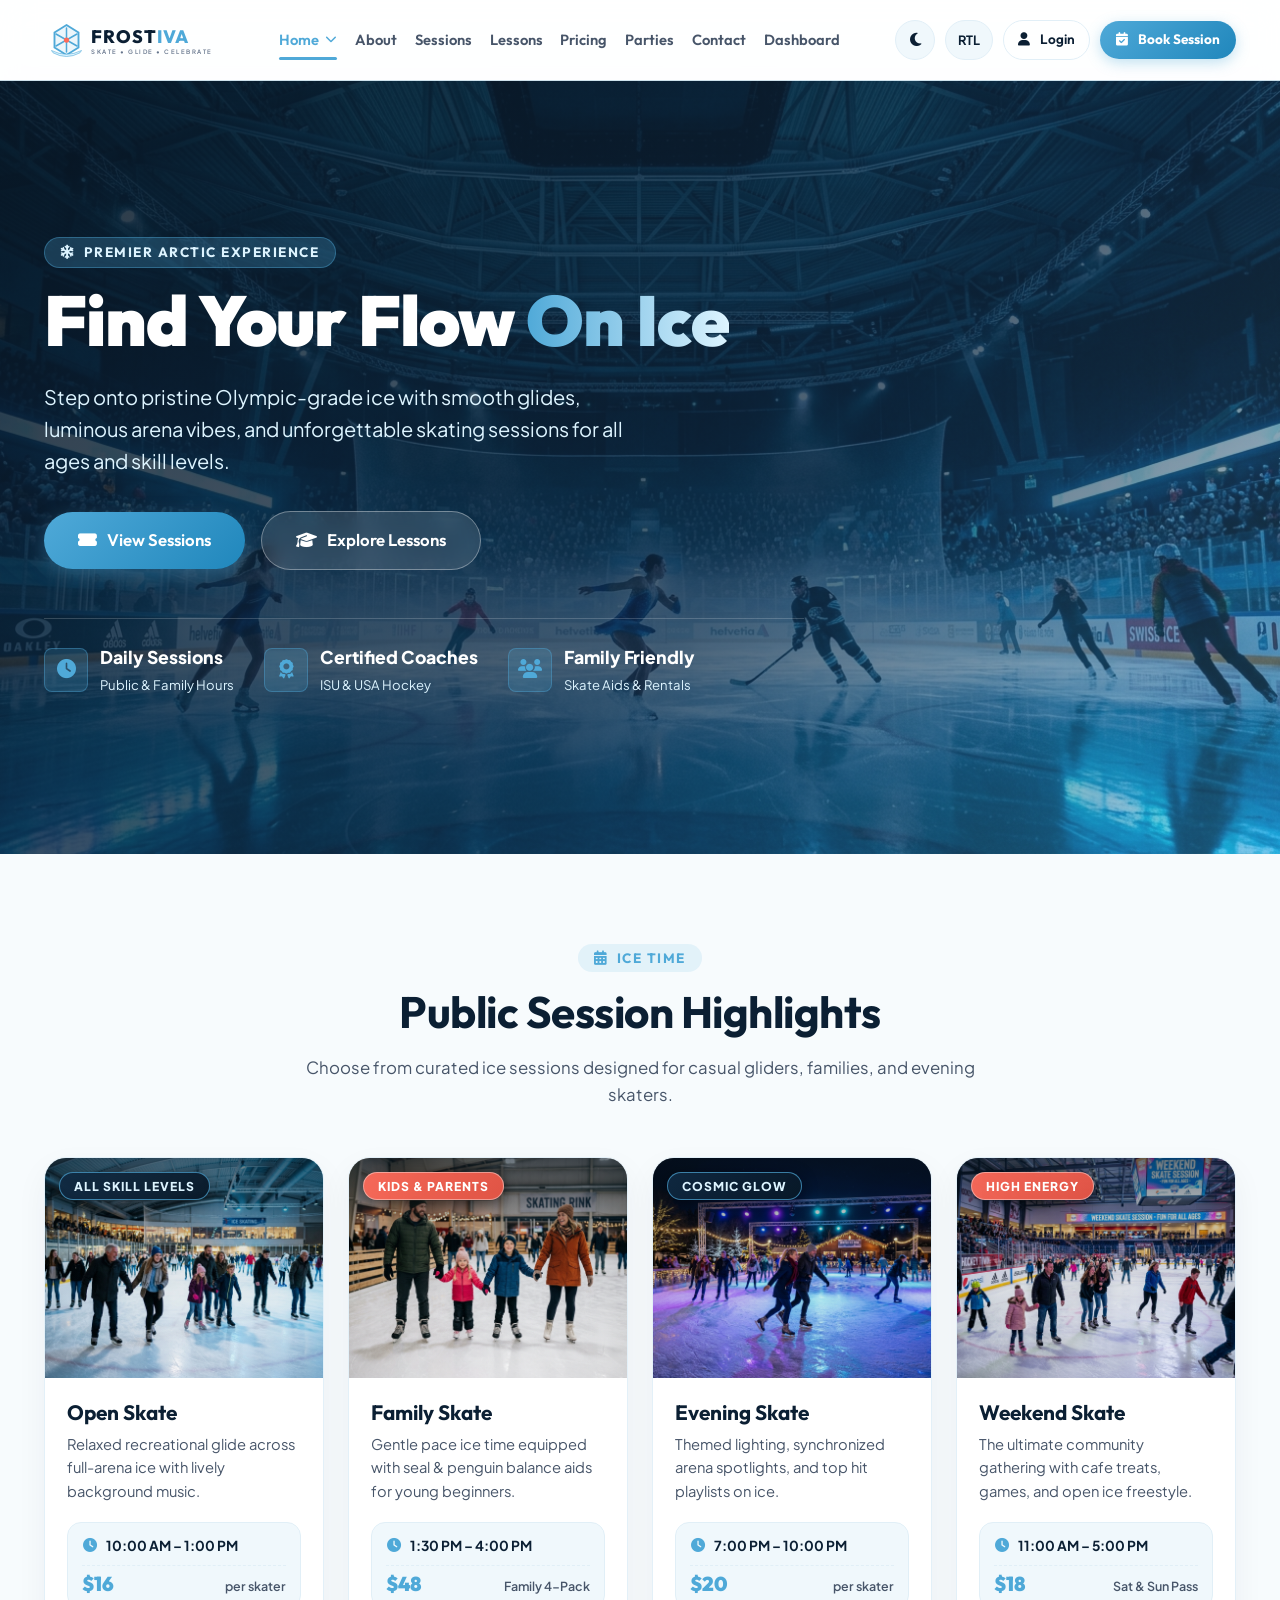
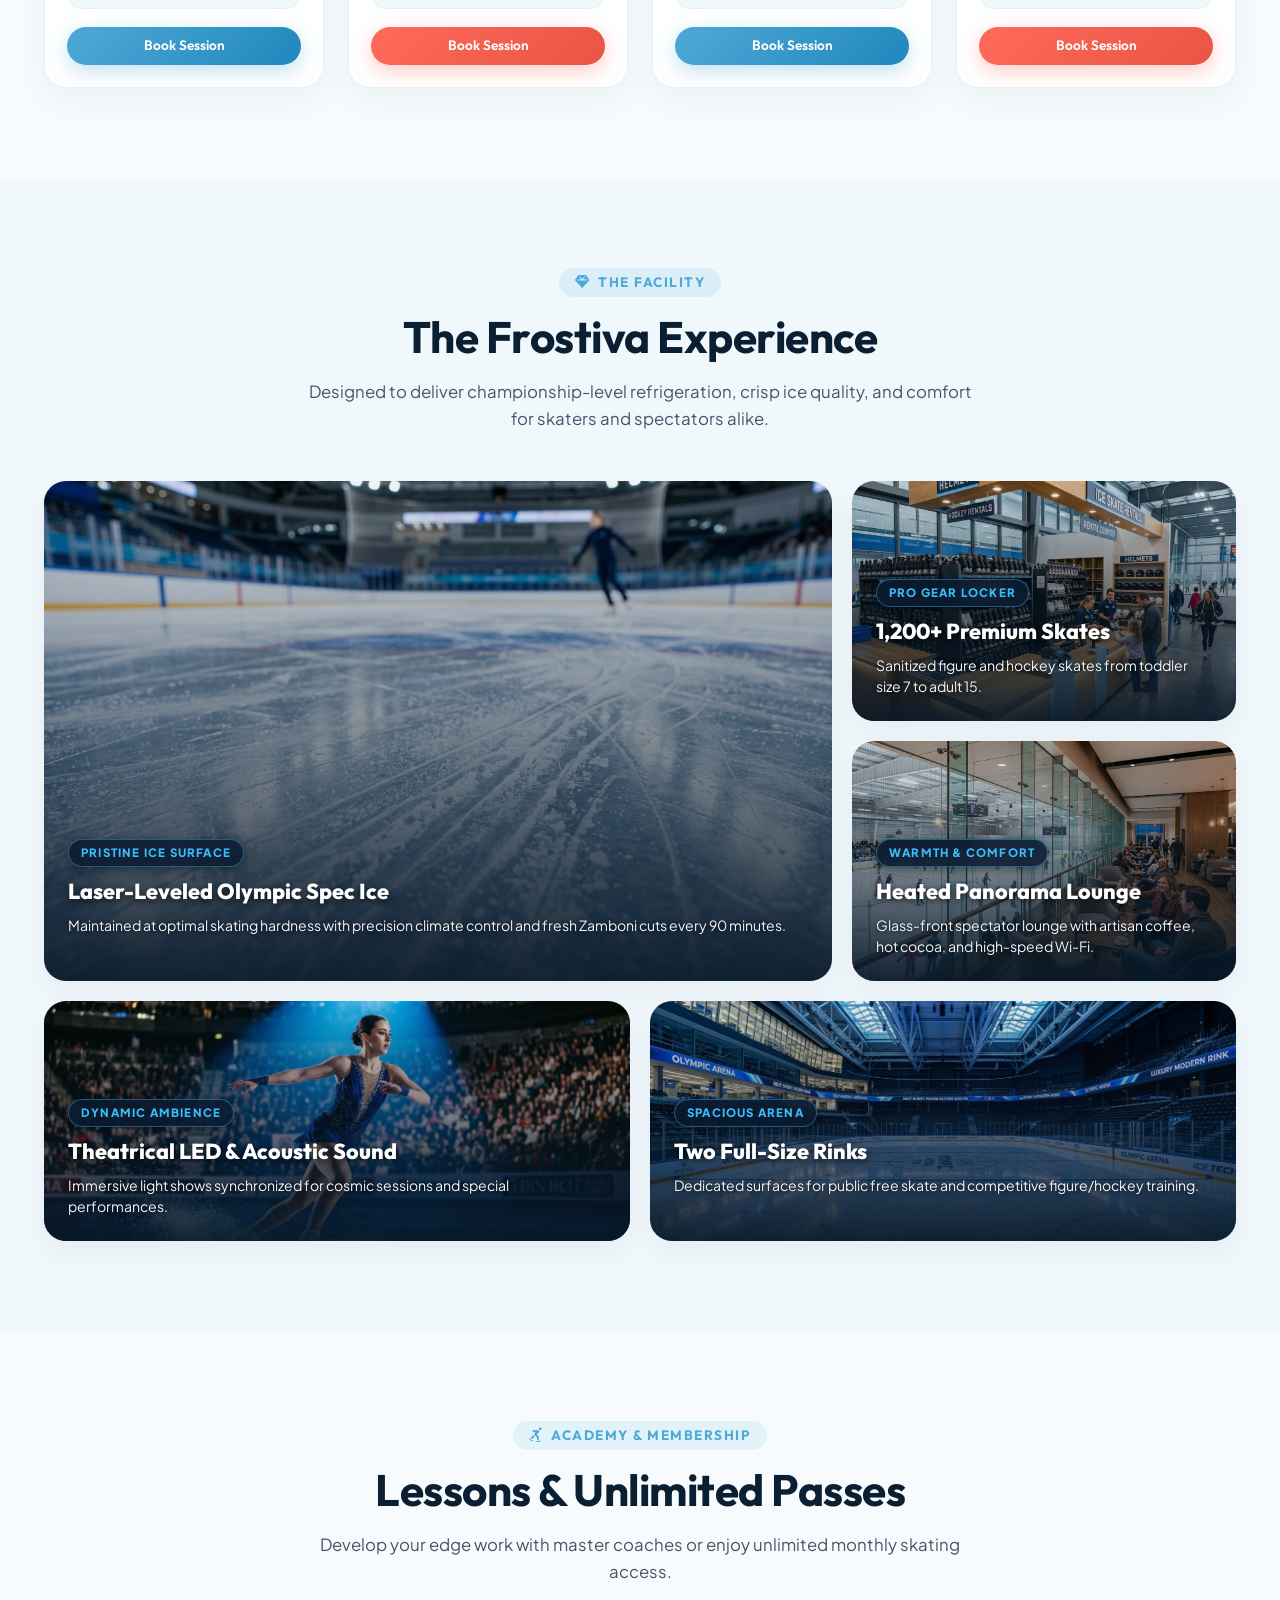
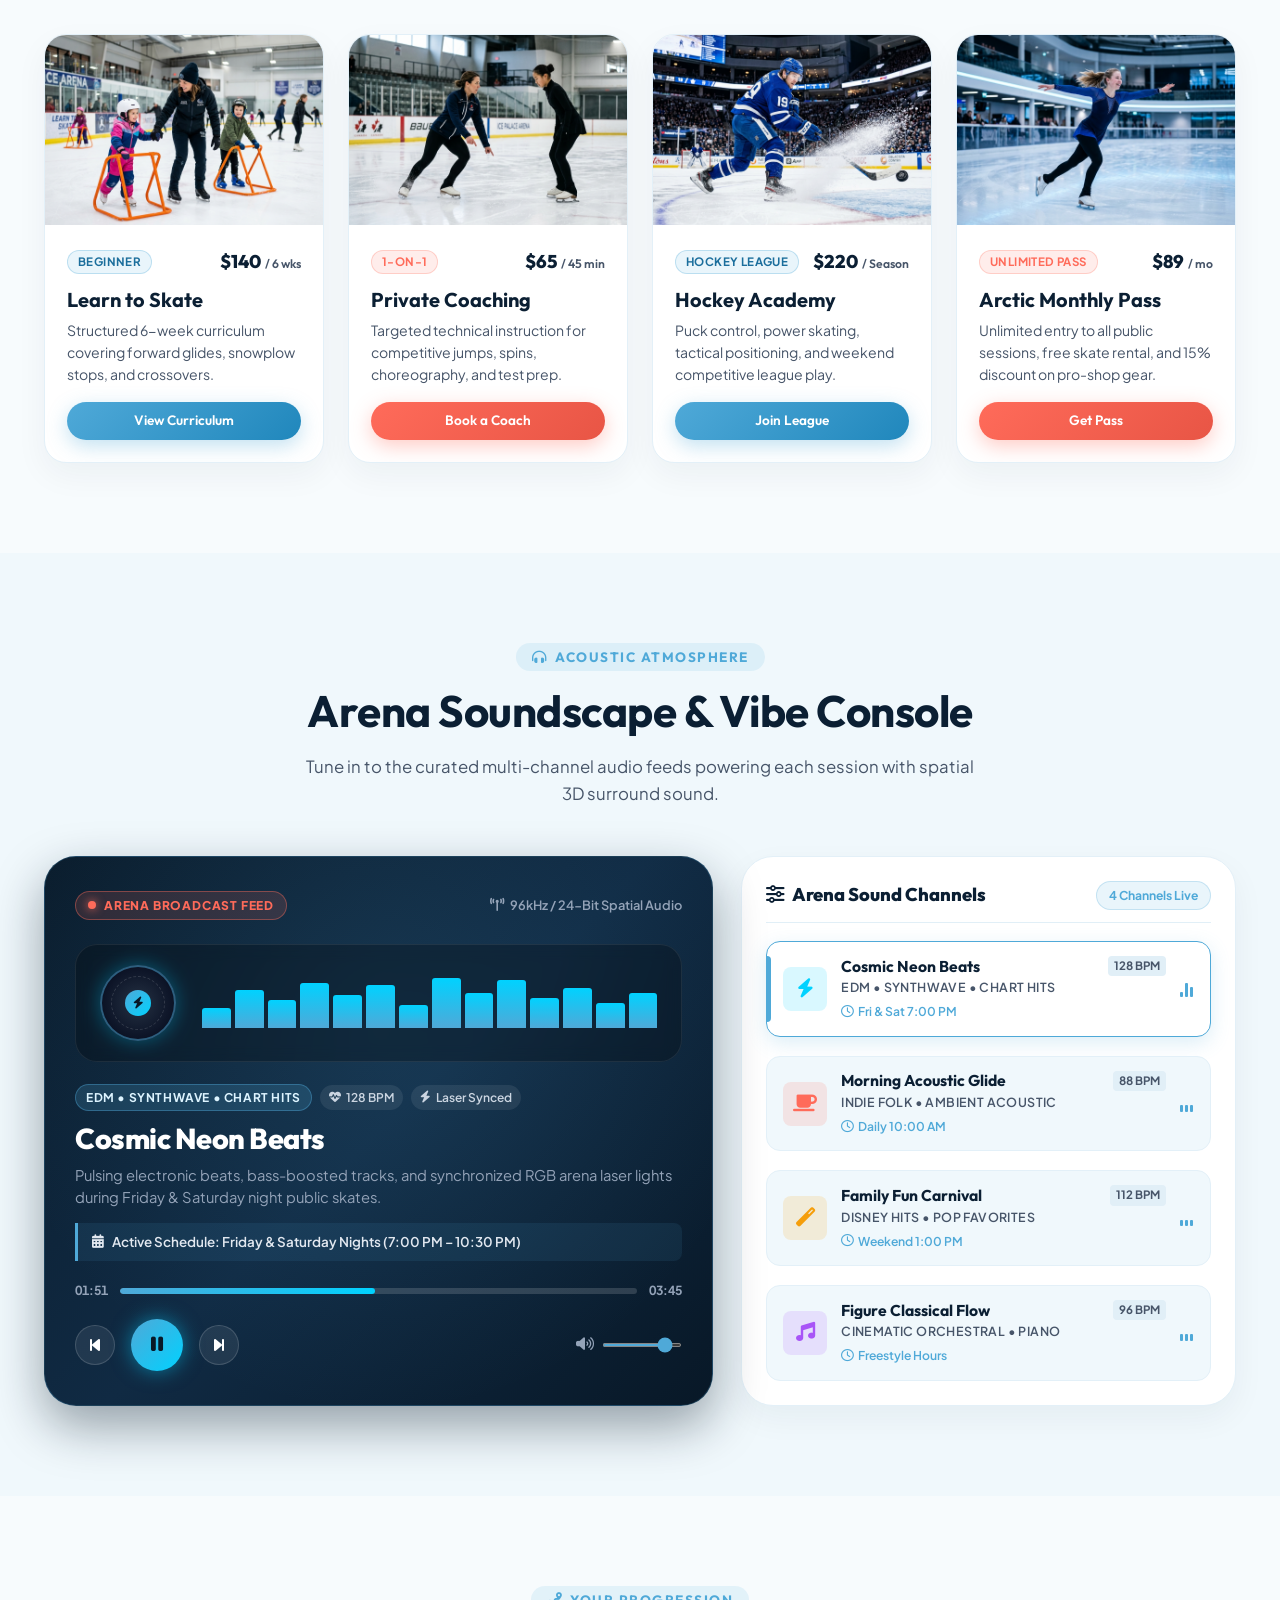
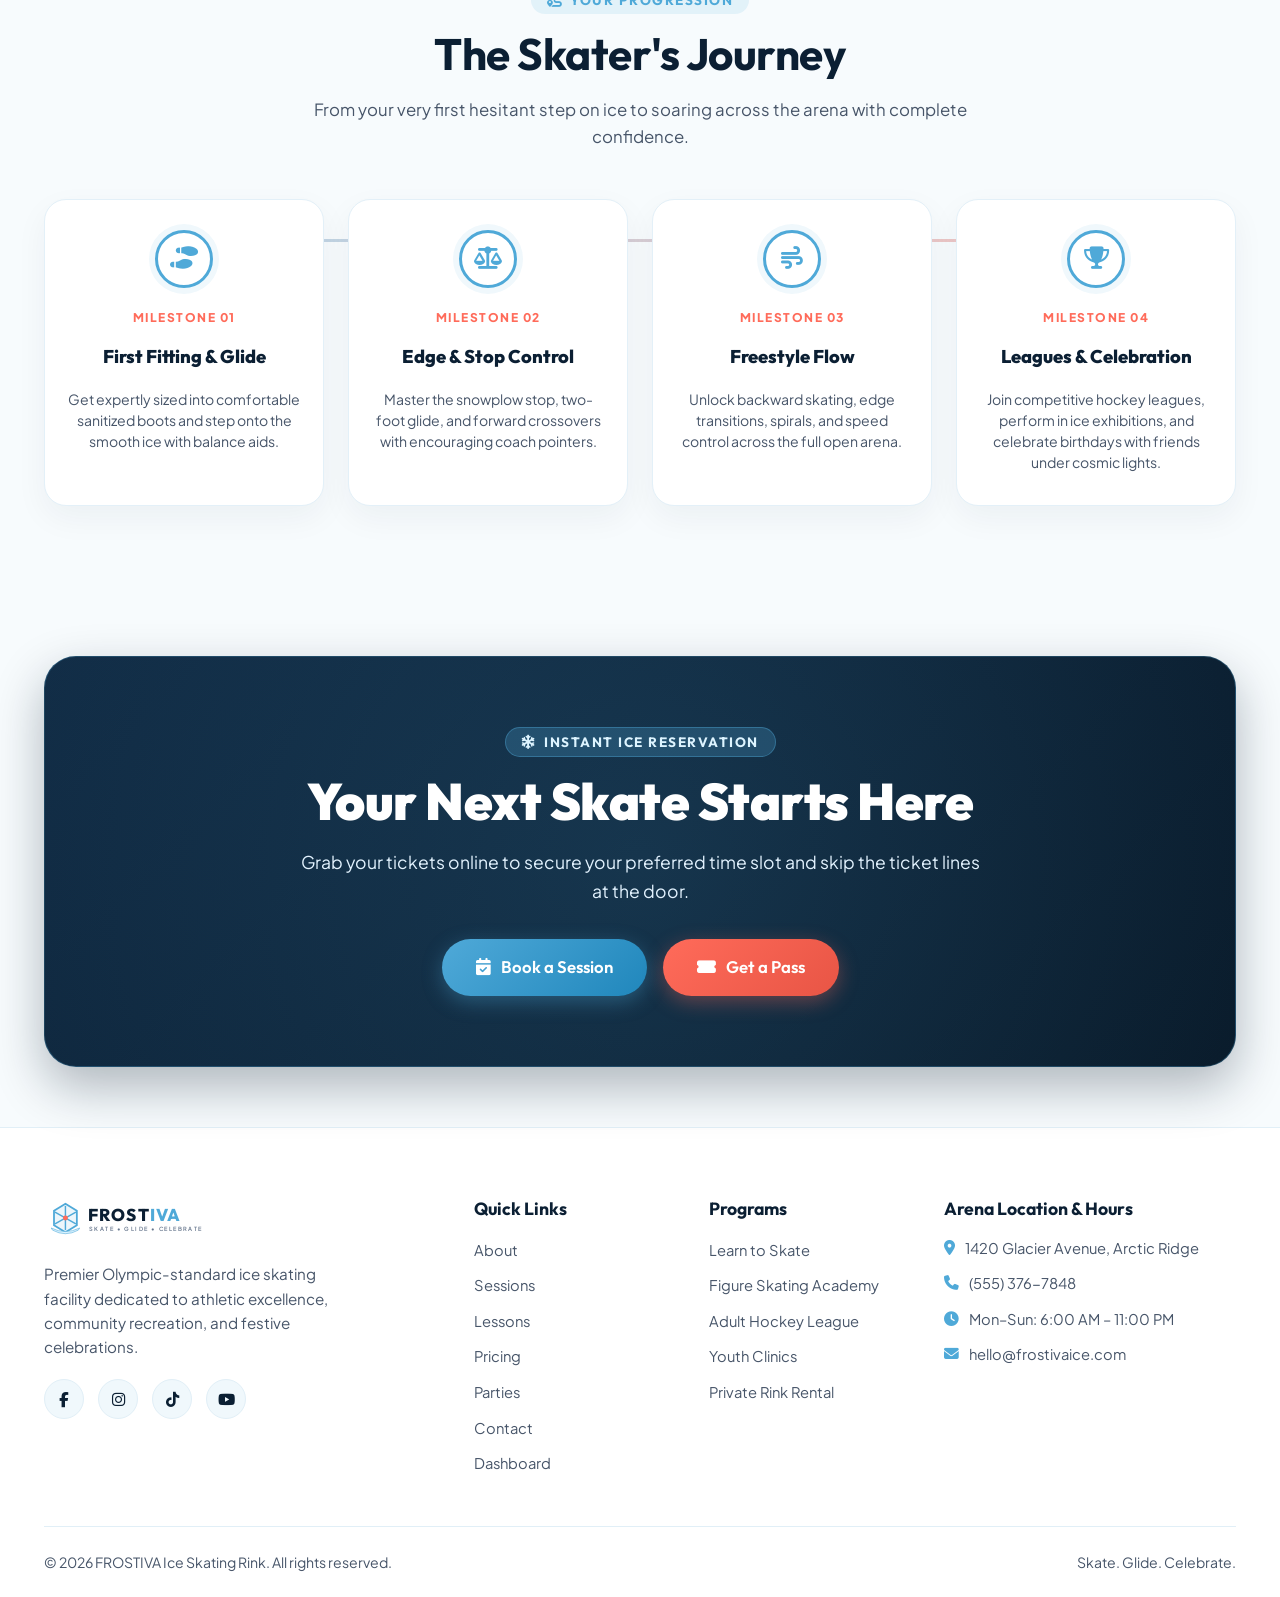
<file: index.html>
<!DOCTYPE html>
<html lang="en" dir="ltr" data-theme="light">
<head>
  <meta charset="UTF-8">
  <meta name="viewport" content="width=device-width, initial-scale=1.0">
  <title>Frostiva — Ice Skating Rink | Skate. Glide. Celebrate.</title>
  <meta name="description" content="Experience world-class indoor ice skating at Frostiva. Daily public sessions, private coaching, hockey leagues, birthday parties, and modern ice sports.">
  <link rel="icon" type="image/svg+xml" href="assets/icons/favicon.svg">
  <!-- FontAwesome -->
  <link rel="stylesheet" href="https://cdnjs.cloudflare.com/ajax/libs/font-awesome/6.5.1/css/all.min.css">
  <!-- Stylesheets -->
  <link rel="stylesheet" href="assets/css/style.css">
  <link rel="stylesheet" href="assets/css/responsive.css">
</head>
<body>

  <!-- ==================== PAGE PRELOADER ==================== -->
  <div class="page-preloader" id="pagePreloader" aria-hidden="true">
    <div class="preloader-content">
      <div class="preloader-spinner-wrap">
        <svg class="preloader-snowflake-svg" viewBox="0 0 50 50" fill="none">
          <circle cx="25" cy="25" r="22" stroke="rgba(79, 169, 216, 0.2)" stroke-width="3"/>
          <circle cx="25" cy="25" r="22" stroke="url(#iceLoaderGrad)" stroke-width="3.5" stroke-linecap="round" stroke-dasharray="100" stroke-dashoffset="60" class="spinner-ring"/>
          <defs>
            <linearGradient id="iceLoaderGrad" x1="0%" y1="0%" x2="100%" y2="100%">
              <stop offset="0%" stop-color="#4FA9D8"/>
              <stop offset="100%" stop-color="#FF6B5A"/>
            </linearGradient>
          </defs>
        </svg>
        <div class="preloader-icon-center">
          <i class="fas fa-snowflake"></i>
        </div>
      </div>
      <div class="preloader-brand">
        FROST<span>IVA</span>
      </div>
      <div class="preloader-bar">
        <div class="preloader-bar-fill"></div>
      </div>
    </div>
  </div>

  <!-- ==================== NAVBAR ==================== -->
  <header class="header-wrapper">
    <div class="container nav-container">
      <a href="index.html" class="nav-brand" aria-label="Frostiva Home">
        <svg class="frostiva-logo-svg" dir="ltr" viewBox="0 0 240 56" fill="none" style="height: 42px; width: auto;">
          <g transform="translate(6, 4)">
            <polygon points="24,4 40,14 40,34 24,44 8,34 8,14" stroke="#4FA9D8" stroke-width="2.5" fill="rgba(79, 169, 216, 0.1)"/>
            <line x1="24" y1="8" x2="24" y2="40" stroke="#4FA9D8" stroke-width="2" stroke-linecap="round"/>
            <line x1="10" y1="16" x2="38" y2="32" stroke="#4FA9D8" stroke-width="2" stroke-linecap="round"/>
            <line x1="10" y1="32" x2="38" y2="16" stroke="#4FA9D8" stroke-width="2" stroke-linecap="round"/>
            <path d="M4 38 Q24 48 44 38 L42 41 Q24 51 6 41 Z" fill="#DDF4FF" stroke="#4FA9D8" stroke-width="0.8"/>
            <circle cx="24" cy="24" r="3.5" fill="#FF6B5A" />
          </g>
          <text x="62" y="32" font-family="'Outfit', sans-serif" font-size="24" font-weight="800" letter-spacing="1.5" class="brand-text-title" fill="currentColor" text-anchor="start" direction="ltr">
            FROST<tspan fill="#4FA9D8">IVA</tspan>
          </text>
          <text x="63" y="46" font-family="'Plus Jakarta Sans', sans-serif" font-size="8" font-weight="600" letter-spacing="2" fill="#64748B" text-anchor="start" direction="ltr">
            SKATE • GLIDE • CELEBRATE
          </text>
        </svg>
      </a>

      <nav class="nav-menu" aria-label="Main Navigation">
        <div class="nav-dropdown">
          <a href="index.html" class="nav-link active">
            Home <i class="fas fa-chevron-down"></i>
          </a>
          <div class="nav-dropdown-menu">
            <a href="index.html" class="nav-dropdown-item active">
              <span>Home 1</span>
              <span class="badge badge-ice">Classic</span>
            </a>
            <a href="home2.html" class="nav-dropdown-item">
              <span>Home 2</span>
              <span class="badge badge-coral">Arena</span>
            </a>
          </div>
        </div>

        <a href="about.html" class="nav-link">About</a>
        <a href="sessions.html" class="nav-link">Sessions</a>
        <a href="lessons.html" class="nav-link">Lessons</a>
        <a href="pricing.html" class="nav-link">Pricing</a>
        <a href="parties.html" class="nav-link">Parties</a>
        <a href="contact.html" class="nav-link">Contact</a>
        <a href="dashboard.html" class="nav-link">Dashboard</a>
      </nav>

      <div class="nav-actions">
        <!-- Theme Toggle -->
        <button class="icon-btn theme-toggle-btn" aria-label="Toggle Light/Dark Theme" title="Toggle Theme">
          <i class="fas fa-moon"></i>
        </button>

        <!-- LTR/RTL Toggle -->
        <button class="icon-btn rtl-toggle-btn" aria-label="Toggle Direction LTR/RTL" title="Toggle Direction" style="width: auto; padding: 0 12px; font-weight: 700; font-size: 0.8rem;">
          <span>RTL</span>
        </button>

        <!-- Login CTA -->
        <a href="login.html" class="btn btn-outline btn-sm header-login-btn">
          <i class="fas fa-user"></i> Login
        </a>

        <!-- Book Session CTA -->
        <a href="sessions.html" class="btn btn-primary btn-sm header-book-btn">
          <i class="fas fa-calendar-check"></i> Book Session
        </a>

        <!-- Hamburger for mobile/tablet -->
        <button class="hamburger-btn" aria-label="Open Navigation Menu">
          <i class="fas fa-bars"></i>
        </button>
      </div>
    </div>
  </header>

  <!-- Mobile Drawer Menu -->
  <div class="mobile-menu-overlay">
    <div class="mobile-menu">
      <div class="mobile-menu-header">
        <a href="index.html" class="nav-brand" aria-label="Frostiva Home">
          <svg class="frostiva-logo-svg" dir="ltr" viewBox="0 0 240 56" fill="none" style="height: 38px; width: auto;">
            <g transform="translate(6, 4)">
              <polygon points="24,4 40,14 40,34 24,44 8,34 8,14" stroke="#4FA9D8" stroke-width="2.5" fill="rgba(79, 169, 216, 0.1)"/>
              <line x1="24" y1="8" x2="24" y2="40" stroke="#4FA9D8" stroke-width="2" stroke-linecap="round"/>
              <line x1="10" y1="16" x2="38" y2="32" stroke="#4FA9D8" stroke-width="2" stroke-linecap="round"/>
              <line x1="10" y1="32" x2="38" y2="16" stroke="#4FA9D8" stroke-width="2" stroke-linecap="round"/>
              <path d="M4 38 Q24 48 44 38 L42 41 Q24 51 6 41 Z" fill="#DDF4FF" stroke="#4FA9D8" stroke-width="0.8"/>
              <circle cx="24" cy="24" r="3.5" fill="#FF6B5A" />
            </g>
            <text x="62" y="32" font-family="'Outfit', sans-serif" font-size="24" font-weight="800" letter-spacing="1.5" class="brand-text-title" fill="currentColor" text-anchor="start" direction="ltr">
              FROST<tspan fill="#4FA9D8">IVA</tspan>
            </text>
            <text x="63" y="46" font-family="'Plus Jakarta Sans', sans-serif" font-size="8" font-weight="600" letter-spacing="2" fill="#64748B" text-anchor="start" direction="ltr">
              SKATE • GLIDE • CELEBRATE
            </text>
          </svg>
        </a>
        <button class="icon-btn mobile-close-btn" aria-label="Close Navigation Menu"><i class="fas fa-times"></i></button>
      </div>
      <div class="mobile-nav-links">
        <div class="mobile-dropdown">
          <div class="mobile-dropdown-header active">
            <span>Home Variations</span>
            <i class="fas fa-chevron-down" style="font-size: 0.8rem;"></i>
          </div>
          <div class="mobile-dropdown-menu">
            <a href="index.html" class="nav-link active">Home 1 — Classic</a>
            <a href="home2.html" class="nav-link">Home 2 — Arena</a>
          </div>
        </div>
        <a href="about.html" class="nav-link">About</a>
        <a href="sessions.html" class="nav-link">Sessions</a>
        <a href="lessons.html" class="nav-link">Lessons</a>
        <a href="pricing.html" class="nav-link">Pricing</a>
        <a href="parties.html" class="nav-link">Parties</a>
        <a href="contact.html" class="nav-link">Contact</a>
        <a href="dashboard.html" class="nav-link">Dashboard</a>
      </div>
      <div class="mobile-actions">
        <div class="mobile-toggles">
          <button class="theme-toggle-btn" aria-label="Toggle Theme"><i class="fas fa-moon"></i> <span>Dark Mode</span></button>
          <button class="rtl-toggle-btn" aria-label="Toggle Direction"><i class="fas fa-globe"></i> <span>RTL</span></button>
        </div>
        <a href="login.html" class="btn btn-outline" style="width: 100%; margin-bottom: 8px;">
          <i class="fas fa-user"></i> Login / Register
        </a>
        <a href="sessions.html" class="btn btn-primary" style="width: 100%;">
          <i class="fas fa-calendar-check"></i> Book Session
        </a>
      </div>
    </div>
  </div>

  <main>
    <!-- ==================== SECTION 1 — HERO ==================== -->
    <section class="home-hero" style="background-image: url('assets/images/hero-home.jpg');">
      <div class="container">
        <div class="home-hero-content">
          <span class="section-eyebrow" style="background: rgba(79, 169, 216, 0.25); color: #DDF4FF; border: 1px solid rgba(79, 169, 216, 0.4);">
            <i class="fas fa-snowflake"></i> Premier Arctic Experience
          </span>
          <h1 class="home-hero-title">
            Find Your Flow <span>On Ice</span>
          </h1>
          <p class="home-hero-desc">
            Step onto pristine Olympic-grade ice with smooth glides, luminous arena vibes, and unforgettable skating sessions for all ages and skill levels.
          </p>
          <div class="hero-btn-group">
            <a href="sessions.html" class="btn btn-primary btn-lg">
              <i class="fas fa-ticket-alt"></i> View Sessions
            </a>
            <a href="lessons.html" class="btn btn-outline-white btn-lg">
              <i class="fas fa-graduation-cap"></i> Explore Lessons
            </a>
          </div>

          <div class="hero-stats-row">
            <div class="hero-stat-item">
              <div class="hero-stat-icon"><i class="fas fa-clock"></i></div>
              <div class="hero-stat-text">
                <strong>Daily Sessions</strong>
                <span>Public &amp; Family Hours</span>
              </div>
            </div>
            <div class="hero-stat-item">
              <div class="hero-stat-icon"><i class="fas fa-award"></i></div>
              <div class="hero-stat-text">
                <strong>Certified Coaches</strong>
                <span>ISU &amp; USA Hockey</span>
              </div>
            </div>
            <div class="hero-stat-item">
              <div class="hero-stat-icon"><i class="fas fa-users"></i></div>
              <div class="hero-stat-text">
                <strong>Family Friendly</strong>
                <span>Skate Aids &amp; Rentals</span>
              </div>
            </div>
          </div>
        </div>
      </div>
    </section>

    <!-- ==================== SECTION 2 — PUBLIC SESSION HIGHLIGHTS ==================== -->
    <section class="section-pad">
      <div class="container">
        <div class="section-header">
          <span class="section-eyebrow"><i class="fas fa-calendar-alt"></i> Ice Time</span>
          <h2 class="section-title">Public Session Highlights</h2>
          <p class="section-desc">Choose from curated ice sessions designed for casual gliders, families, and evening skaters.</p>
        </div>

        <div class="sessions-grid-4">
          <!-- Card 1: Open Skate -->
          <article class="session-card">
            <div class="session-img-wrap">
              <img src="assets/images/session-open.jpg" alt="Open Skate Public Session" loading="lazy">
              <span class="badge badge-ice session-badge-float">All Skill Levels</span>
            </div>
            <div class="session-body">
              <h3 class="session-title">Open Skate</h3>
              <p class="session-text">Relaxed recreational glide across full-arena ice with lively background music.</p>
              <div class="session-meta">
                <div class="session-meta-time">
                  <i class="fas fa-clock"></i> 10:00 AM – 1:00 PM
                </div>
                <div class="session-meta-price">
                  <span class="price-val">$16</span>
                  <span class="price-tag">per skater</span>
                </div>
              </div>
              <a href="sessions.html" class="btn btn-primary btn-sm">Book Session</a>
            </div>
          </article>

          <!-- Card 2: Family Skate -->
          <article class="session-card">
            <div class="session-img-wrap">
              <img src="assets/images/session-family.jpg" alt="Family Skate Session" loading="lazy">
              <span class="badge badge-coral session-badge-float">Kids &amp; Parents</span>
            </div>
            <div class="session-body">
              <h3 class="session-title">Family Skate</h3>
              <p class="session-text">Gentle pace ice time equipped with seal &amp; penguin balance aids for young beginners.</p>
              <div class="session-meta">
                <div class="session-meta-time">
                  <i class="fas fa-clock"></i> 1:30 PM – 4:00 PM
                </div>
                <div class="session-meta-price">
                  <span class="price-val">$48</span>
                  <span class="price-tag">Family 4-Pack</span>
                </div>
              </div>
              <a href="sessions.html" class="btn btn-coral btn-sm">Book Session</a>
            </div>
          </article>

          <!-- Card 3: Evening Skate -->
          <article class="session-card">
            <div class="session-img-wrap">
              <img src="assets/images/session-evening.jpg" alt="Cosmic Evening Skate Session" loading="lazy">
              <span class="badge badge-ice session-badge-float">Cosmic Glow</span>
            </div>
            <div class="session-body">
              <h3 class="session-title">Evening Skate</h3>
              <p class="session-text">Themed lighting, synchronized arena spotlights, and top hit playlists on ice.</p>
              <div class="session-meta">
                <div class="session-meta-time">
                  <i class="fas fa-clock"></i> 7:00 PM – 10:00 PM
                </div>
                <div class="session-meta-price">
                  <span class="price-val">$20</span>
                  <span class="price-tag">per skater</span>
                </div>
              </div>
              <a href="sessions.html" class="btn btn-primary btn-sm">Book Session</a>
            </div>
          </article>

          <!-- Card 4: Weekend Skate -->
          <article class="session-card">
            <div class="session-img-wrap">
              <img src="assets/images/session-weekend.jpg" alt="Weekend Skate Fiesta" loading="lazy">
              <span class="badge badge-coral session-badge-float">High Energy</span>
            </div>
            <div class="session-body">
              <h3 class="session-title">Weekend Skate</h3>
              <p class="session-text">The ultimate community gathering with cafe treats, games, and open ice freestyle.</p>
              <div class="session-meta">
                <div class="session-meta-time">
                  <i class="fas fa-clock"></i> 11:00 AM – 5:00 PM
                </div>
                <div class="session-meta-price">
                  <span class="price-val">$18</span>
                  <span class="price-tag">Sat &amp; Sun Pass</span>
                </div>
              </div>
              <a href="sessions.html" class="btn btn-coral btn-sm">Book Session</a>
            </div>
          </article>
        </div>
      </div>
    </section>

    <!-- ==================== SECTION 3 — RINK EXPERIENCE (Asymmetric Editorial) ==================== -->
    <section class="section-pad" style="background: var(--surface-alt);">
      <div class="container">
        <div class="section-header">
          <span class="section-eyebrow"><i class="fas fa-gem"></i> The Facility</span>
          <h2 class="section-title">The Frostiva Experience</h2>
          <p class="section-desc">Designed to deliver championship-level refrigeration, crisp ice quality, and comfort for skaters and spectators alike.</p>
        </div>

        <div class="rink-bento-grid">
          <!-- Bento 1: Olympic Ice Surface (Col 8, Row 2) -->
          <div class="bento-item bento-col-8">
            <img src="assets/images/rink-surface.jpg" alt="Olympic Grade Ice Surface" loading="lazy">
            <div class="bento-overlay">
              <span class="bento-tag">Pristine Ice Surface</span>
              <h3 class="bento-title">Laser-Leveled Olympic Spec Ice</h3>
              <p class="bento-desc">Maintained at optimal skating hardness with precision climate control and fresh Zamboni cuts every 90 minutes.</p>
            </div>
          </div>

          <!-- Bento 2: Skate Rental Pro Shop (Col 4, Row 1) -->
          <div class="bento-item bento-col-4">
            <img src="assets/images/rink-rentals.jpg" alt="Skate Rental Pro Shop" loading="lazy">
            <div class="bento-overlay">
              <span class="bento-tag">Pro Gear Locker</span>
              <h3 class="bento-title">1,200+ Premium Skates</h3>
              <p class="bento-desc">Sanitized figure and hockey skates from toddler size 7 to adult 15.</p>
            </div>
          </div>

          <!-- Bento 3: Spectator Lounge (Col 4, Row 1) -->
          <div class="bento-item bento-col-4">
            <img src="assets/images/rink-spectator.jpg" alt="Spectator Viewing Lounge" loading="lazy">
            <div class="bento-overlay">
              <span class="bento-tag">Warmth &amp; Comfort</span>
              <h3 class="bento-title">Heated Panorama Lounge</h3>
              <p class="bento-desc">Glass-front spectator lounge with artisan coffee, hot cocoa, and high-speed Wi-Fi.</p>
            </div>
          </div>

          <!-- Bento 4: Rink Atmosphere (Col 12/6) -->
          <div class="bento-item bento-col-6">
            <img src="assets/images/rink-atmosphere.jpg" alt="Atmospheric Arena Lighting" loading="lazy">
            <div class="bento-overlay">
              <span class="bento-tag">Dynamic Ambience</span>
              <h3 class="bento-title">Theatrical LED &amp; Acoustic Sound</h3>
              <p class="bento-desc">Immersive light shows synchronized for cosmic sessions and special performances.</p>
            </div>
          </div>

          <!-- Bento 5: Training Studio (Col 6) -->
          <div class="bento-item bento-col-6">
            <img src="assets/images/index-arena-grand.jpg" alt="Frostiva Arena Grand View" loading="lazy">
            <div class="bento-overlay">
              <span class="bento-tag">Spacious Arena</span>
              <h3 class="bento-title">Two Full-Size Rinks</h3>
              <p class="bento-desc">Dedicated surfaces for public free skate and competitive figure/hockey training.</p>
            </div>
          </div>
        </div>
      </div>
    </section>

    <!-- ==================== SECTION 4 — LESSONS & PASSES ==================== -->
    <section class="section-pad">
      <div class="container">
        <div class="section-header">
          <span class="section-eyebrow"><i class="fas fa-skating"></i> Academy &amp; Membership</span>
          <h2 class="section-title">Lessons &amp; Unlimited Passes</h2>
          <p class="section-desc">Develop your edge work with master coaches or enjoy unlimited monthly skating access.</p>
        </div>

        <div class="programs-grid">
          <!-- Program 1: Learn to Skate -->
          <article class="program-card">
            <div class="program-img">
              <img src="assets/images/lesson-learn.jpg" alt="Learn to skate program" loading="lazy">
            </div>
            <div class="program-content">
              <div class="program-level">
                <span class="badge badge-ice">Beginner</span>
                <span class="program-price">$140 <small>/ 6 wks</small></span>
              </div>
              <h3 class="program-title">Learn to Skate</h3>
              <p class="program-desc">Structured 6-week curriculum covering forward glides, snowplow stops, and crossovers.</p>
              <a href="lessons.html" class="btn btn-primary btn-sm">View Curriculum</a>
            </div>
          </article>

          <!-- Program 2: Private Coaching -->
          <article class="program-card">
            <div class="program-img">
              <img src="assets/images/lesson-private.jpg" alt="Private figure skating coaching" loading="lazy">
            </div>
            <div class="program-content">
              <div class="program-level">
                <span class="badge badge-coral">1-on-1</span>
                <span class="program-price">$65 <small>/ 45 min</small></span>
              </div>
              <h3 class="program-title">Private Coaching</h3>
              <p class="program-desc">Targeted technical instruction for competitive jumps, spins, choreography, and test prep.</p>
              <a href="lessons.html" class="btn btn-coral btn-sm">Book a Coach</a>
            </div>
          </article>

          <!-- Program 3: Hockey Training -->
          <article class="program-card">
            <div class="program-img">
              <img src="assets/images/lesson-hockey.jpg" alt="Hockey skills training" loading="lazy">
            </div>
            <div class="program-content">
              <div class="program-level">
                <span class="badge badge-ice">Hockey League</span>
                <span class="program-price">$220 <small>/ Season</small></span>
              </div>
              <h3 class="program-title">Hockey Academy</h3>
              <p class="program-desc">Puck control, power skating, tactical positioning, and weekend competitive league play.</p>
              <a href="lessons.html" class="btn btn-primary btn-sm">Join League</a>
            </div>
          </article>

          <!-- Program 4: Monthly Pass -->
          <article class="program-card">
            <div class="program-img">
              <img src="assets/images/pass-monthly.jpg" alt="Monthly unlimited skate pass" loading="lazy">
            </div>
            <div class="program-content">
              <div class="program-level">
                <span class="badge badge-coral">Unlimited Pass</span>
                <span class="program-price">$89 <small>/ mo</small></span>
              </div>
              <h3 class="program-title">Arctic Monthly Pass</h3>
              <p class="program-desc">Unlimited entry to all public sessions, free skate rental, and 15% discount on pro-shop gear.</p>
              <a href="pricing.html" class="btn btn-coral btn-sm">Get Pass</a>
            </div>
          </article>
        </div>
      </div>
    </section>

    <!-- ==================== NEW SECTION A — INTERACTIVE ICE SOUNDSCAPE STUDIO CONSOLE ==================== -->
    <section class="section-pad soundscape-studio-section" style="background: var(--surface-alt);">
      <div class="container">
        <div class="section-header">
          <span class="section-eyebrow"><i class="fas fa-headphones-alt"></i> Acoustic Atmosphere</span>
          <h2 class="section-title">Arena Soundscape &amp; Vibe Console</h2>
          <p class="section-desc">Tune in to the curated multi-channel audio feeds powering each session with spatial 3D surround sound.</p>
        </div>

        <div class="soundscape-console-wrapper">
          <!-- Left: Master Sound Deck & Visualizer Player -->
          <div class="sound-deck-master">
            <div class="deck-top-bar">
              <div class="deck-live-pill">
                <span class="live-dot-pulse"></span>
                <span>ARENA BROADCAST FEED</span>
              </div>
              <div class="deck-audio-spec">
                <i class="fas fa-broadcast-tower"></i> 96kHz / 24-Bit Spatial Audio
              </div>
            </div>

            <!-- Central Visualizer & Vinyl Spectrum -->
            <div class="deck-visualizer-box">
              <div class="vinyl-disc-glow" id="vinylGlow">
                <div class="vinyl-grooves">
                  <div class="vinyl-center-pin">
                    <i class="fas fa-bolt" id="deckCenterIcon"></i>
                  </div>
                </div>
              </div>

              <!-- Animated Frequency Equalizer Spectrum Bars -->
              <div class="spectrum-bars-deck" id="deckSpectrum">
                <span style="--h: 40%; --d: 0.1s;"></span>
                <span style="--h: 75%; --d: 0.3s;"></span>
                <span style="--h: 55%; --d: 0.2s;"></span>
                <span style="--h: 90%; --d: 0.4s;"></span>
                <span style="--h: 65%; --d: 0.15s;"></span>
                <span style="--h: 85%; --d: 0.35s;"></span>
                <span style="--h: 45%; --d: 0.25s;"></span>
                <span style="--h: 100%; --d: 0.5s;"></span>
                <span style="--h: 70%; --d: 0.18s;"></span>
                <span style="--h: 95%; --d: 0.42s;"></span>
                <span style="--h: 60%; --d: 0.22s;"></span>
                <span style="--h: 80%; --d: 0.38s;"></span>
                <span style="--h: 50%; --d: 0.12s;"></span>
                <span style="--h: 70%; --d: 0.28s;"></span>
              </div>
            </div>

            <!-- Deck Track Information -->
            <div class="deck-track-info">
              <div class="deck-meta-tags">
                <span class="deck-genre-tag" id="deckGenreTag">EDM • SYNTHWAVE • CHART HITS</span>
                <span class="deck-bpm-tag" id="deckBpmTag"><i class="fas fa-heartbeat"></i> 128 BPM</span>
                <span class="deck-lighting-tag" id="deckLightingTag"><i class="fas fa-bolt"></i> Laser Synced</span>
              </div>

              <h3 class="deck-title" id="deckTitle">Cosmic Neon Beats</h3>
              <p class="deck-description" id="deckDesc">Pulsing electronic beats, bass-boosted tracks, and synchronized RGB arena laser lights during Friday &amp; Saturday night public skates.</p>
              
              <div class="deck-schedule-banner">
                <i class="fas fa-calendar-alt"></i>
                <span id="deckSchedule">Active Schedule: Friday &amp; Saturday Nights (7:00 PM – 10:30 PM)</span>
              </div>
            </div>

            <!-- Interactive Timeline & Scrubber -->
            <div class="deck-playback-row">
              <span class="time-stamp-current" id="timeCurrent">01:48</span>
              <div class="deck-progress-bar" id="deckProgressBar">
                <div class="deck-progress-fill" id="deckProgressFill" style="width: 48%;"></div>
              </div>
              <span class="time-stamp-total" id="timeTotal">03:45</span>
            </div>

            <!-- Control Buttons -->
            <div class="deck-controls-row">
              <button class="deck-ctrl-btn" id="prevTrackBtn" aria-label="Previous Channel"><i class="fas fa-step-backward"></i></button>
              <button class="deck-play-master-btn" id="masterPlayBtn" aria-label="Play or Pause Soundscape">
                <i class="fas fa-play" id="masterPlayIcon"></i>
              </button>
              <button class="deck-ctrl-btn" id="nextTrackBtn" aria-label="Next Channel"><i class="fas fa-step-forward"></i></button>
              <div class="deck-volume-wrapper">
                <i class="fas fa-volume-up"></i>
                <input type="range" class="deck-volume-slider" min="0" max="100" value="85" aria-label="Master Volume">
              </div>
            </div>
          </div>

          <!-- Right: Interactive Channel Selection Playlist -->
          <div class="sound-channels-deck">
            <div class="channels-deck-header">
              <h4><i class="fas fa-sliders-h"></i> Arena Sound Channels</h4>
              <span class="channel-count-badge">4 Channels Live</span>
            </div>

            <div class="channels-list">
              <!-- Channel 1 -->
              <div class="sound-channel-item active" data-channel="0" 
                   data-title="Cosmic Neon Beats" 
                   data-genre="EDM • SYNTHWAVE • CHART HITS" 
                   data-bpm="128 BPM" 
                   data-lighting="Laser Synced"
                   data-schedule="Active Schedule: Friday &amp; Saturday Nights (7:00 PM – 10:30 PM)"
                   data-desc="Pulsing electronic beats, bass-boosted tracks, and synchronized RGB arena laser lights during Friday &amp; Saturday night public skates."
                   data-icon="fas fa-bolt"
                   data-accent="#00D2FF">
                <div class="channel-icon-box" style="background: rgba(0, 210, 255, 0.15); color: #00D2FF;">
                  <i class="fas fa-bolt"></i>
                </div>
                <div class="channel-info">
                  <div class="channel-title-row">
                    <h5>Cosmic Neon Beats</h5>
                    <span class="channel-bpm">128 BPM</span>
                  </div>
                  <div class="channel-sub">EDM &bull; Synthwave &bull; Chart Hits</div>
                  <div class="channel-timing"><i class="far fa-clock"></i> Fri &amp; Sat 7:00 PM</div>
                </div>
                <div class="channel-equalizer-mini">
                  <span></span><span></span><span></span>
                </div>
              </div>

              <!-- Channel 2 -->
              <div class="sound-channel-item" data-channel="1"
                   data-title="Morning Acoustic Glide" 
                   data-genre="INDIE FOLK • AMBIENT ACOUSTIC" 
                   data-bpm="88 BPM" 
                   data-lighting="Natural Warm Glow"
                   data-schedule="Active Schedule: Daily Morning Sessions (10:00 AM – 1:00 PM)"
                   data-desc="Warm, tranquil coffeehouse acoustic melodies for relaxed morning glides, coffee catchups, and peaceful solo laps."
                   data-icon="fas fa-coffee"
                   data-accent="#FF6B5A">
                <div class="channel-icon-box" style="background: rgba(255, 107, 90, 0.15); color: #FF6B5A;">
                  <i class="fas fa-coffee"></i>
                </div>
                <div class="channel-info">
                  <div class="channel-title-row">
                    <h5>Morning Acoustic Glide</h5>
                    <span class="channel-bpm">88 BPM</span>
                  </div>
                  <div class="channel-sub">Indie Folk &bull; Ambient Acoustic</div>
                  <div class="channel-timing"><i class="far fa-clock"></i> Daily 10:00 AM</div>
                </div>
                <div class="channel-equalizer-mini">
                  <span></span><span></span><span></span>
                </div>
              </div>

              <!-- Channel 3 -->
              <div class="sound-channel-item" data-channel="2"
                   data-title="Family Fun Carnival" 
                   data-genre="DISNEY CLASSICS • POP HITS" 
                   data-bpm="112 BPM" 
                   data-lighting="Multi-Color Party Lights"
                   data-schedule="Active Schedule: Weekend Matinee (1:00 PM – 4:30 PM)"
                   data-desc="Cheerful sing-along favorites, upbeat animated soundtrack classics, and interactive game themes for kids and parents."
                   data-icon="fas fa-magic"
                   data-accent="#F59E0B">
                <div class="channel-icon-box" style="background: rgba(245, 158, 11, 0.15); color: #F59E0B;">
                  <i class="fas fa-magic"></i>
                </div>
                <div class="channel-info">
                  <div class="channel-title-row">
                    <h5>Family Fun Carnival</h5>
                    <span class="channel-bpm">112 BPM</span>
                  </div>
                  <div class="channel-sub">Disney Hits &bull; Pop Favorites</div>
                  <div class="channel-timing"><i class="far fa-clock"></i> Weekend 1:00 PM</div>
                </div>
                <div class="channel-equalizer-mini">
                  <span></span><span></span><span></span>
                </div>
              </div>

              <!-- Channel 4 -->
              <div class="sound-channel-item" data-channel="3"
                   data-title="Figure Classical Flow" 
                   data-genre="CINEMATIC ORCHESTRAL • PIANO" 
                   data-bpm="96 BPM" 
                   data-lighting="Clean Focus Spotlights"
                   data-schedule="Active Schedule: Freestyle Hours (Tuesday &amp; Thursday 6:00 AM)"
                   data-desc="Dramatic instrumental scores and classical cadence designed for precision edge work, spins, and choreography practice."
                   data-icon="fas fa-music"
                   data-accent="#A855F7">
                <div class="channel-icon-box" style="background: rgba(168, 85, 247, 0.15); color: #A855F7;">
                  <i class="fas fa-music"></i>
                </div>
                <div class="channel-info">
                  <div class="channel-title-row">
                    <h5>Figure Classical Flow</h5>
                    <span class="channel-bpm">96 BPM</span>
                  </div>
                  <div class="channel-sub">Cinematic Orchestral &bull; Piano</div>
                  <div class="channel-timing"><i class="far fa-clock"></i> Freestyle Hours</div>
                </div>
                <div class="channel-equalizer-mini">
                  <span></span><span></span><span></span>
                </div>
              </div>
            </div>
          </div>
        </div>
      </div>
    </section>

    <!-- ==================== NEW SECTION B — SKATER JOURNEY & MILESTONES ROADMAP ==================== -->
    <section class="section-pad">
      <div class="container">
        <div class="section-header">
          <span class="section-eyebrow"><i class="fas fa-route"></i> Your Progression</span>
          <h2 class="section-title">The Skater's Journey</h2>
          <p class="section-desc">From your very first hesitant step on ice to soaring across the arena with complete confidence.</p>
        </div>

        <div class="roadmap-flow">
          <!-- Step 1 -->
          <div class="roadmap-step-card">
            <div class="roadmap-node"><i class="fas fa-shoe-prints"></i></div>
            <div class="roadmap-num">Milestone 01</div>
            <h3 class="roadmap-title">First Fitting &amp; Glide</h3>
            <p class="roadmap-desc">Get expertly sized into comfortable sanitized boots and step onto the smooth ice with balance aids.</p>
          </div>

          <!-- Step 2 -->
          <div class="roadmap-step-card">
            <div class="roadmap-node"><i class="fas fa-balance-scale"></i></div>
            <div class="roadmap-num">Milestone 02</div>
            <h3 class="roadmap-title">Edge &amp; Stop Control</h3>
            <p class="roadmap-desc">Master the snowplow stop, two-foot glide, and forward crossovers with encouraging coach pointers.</p>
          </div>

          <!-- Step 3 -->
          <div class="roadmap-step-card">
            <div class="roadmap-node"><i class="fas fa-wind"></i></div>
            <div class="roadmap-num">Milestone 03</div>
            <h3 class="roadmap-title">Freestyle Flow</h3>
            <p class="roadmap-desc">Unlock backward skating, edge transitions, spirals, and speed control across the full open arena.</p>
          </div>

          <!-- Step 4 -->
          <div class="roadmap-step-card">
            <div class="roadmap-node"><i class="fas fa-trophy"></i></div>
            <div class="roadmap-num">Milestone 04</div>
            <h3 class="roadmap-title">Leagues &amp; Celebration</h3>
            <p class="roadmap-desc">Join competitive hockey leagues, perform in ice exhibitions, and celebrate birthdays with friends under cosmic lights.</p>
          </div>
        </div>
      </div>
    </section>

    <!-- ==================== SECTION 5 — FINAL BOOKING CTA ==================== -->
    <section class="section-pad-sm">
      <div class="container">
        <div class="cta-banner-winter">
          <div class="cta-banner-content">
            <span class="section-eyebrow" style="background: rgba(79, 169, 216, 0.25); color: #DDF4FF; border: 1px solid rgba(79, 169, 216, 0.4);">
              <i class="fas fa-snowflake"></i> Instant Ice Reservation
            </span>
            <h2 class="cta-title">Your Next Skate Starts Here</h2>
            <p class="cta-desc">
              Grab your tickets online to secure your preferred time slot and skip the ticket lines at the door.
            </p>
            <div class="cta-btns">
              <a href="sessions.html" class="btn btn-primary btn-lg">
                <i class="fas fa-calendar-check"></i> Book a Session
              </a>
              <a href="pricing.html" class="btn btn-coral btn-lg">
                <i class="fas fa-ticket-alt"></i> Get a Pass
              </a>
            </div>
          </div>
        </div>
      </div>
    </section>
  </main>

  <!-- ==================== FOOTER ==================== -->
  <footer class="site-footer">
    <div class="container">
      <div class="footer-top">
        <div class="footer-brand">
          <svg class="frostiva-logo-svg" dir="ltr" viewBox="0 0 240 56" fill="none" style="height: 40px; width: auto;">
            <g transform="translate(6, 4)">
              <polygon points="24,4 40,14 40,34 24,44 8,34 8,14" stroke="#4FA9D8" stroke-width="2.5" fill="rgba(79, 169, 216, 0.1)"/>
              <line x1="24" y1="8" x2="24" y2="40" stroke="#4FA9D8" stroke-width="2" stroke-linecap="round"/>
              <line x1="10" y1="16" x2="38" y2="32" stroke="#4FA9D8" stroke-width="2" stroke-linecap="round"/>
              <line x1="10" y1="32" x2="38" y2="16" stroke="#4FA9D8" stroke-width="2" stroke-linecap="round"/>
              <path d="M4 38 Q24 48 44 38 L42 41 Q24 51 6 41 Z" fill="#DDF4FF" stroke="#4FA9D8" stroke-width="0.8"/>
              <circle cx="24" cy="24" r="3.5" fill="#FF6B5A" />
            </g>
            <text x="62" y="32" font-family="'Outfit', sans-serif" font-size="24" font-weight="800" letter-spacing="1.5" class="brand-text-title" fill="currentColor" text-anchor="start" direction="ltr">
              FROST<tspan fill="#4FA9D8">IVA</tspan>
            </text>
            <text x="63" y="46" font-family="'Plus Jakarta Sans', sans-serif" font-size="8" font-weight="600" letter-spacing="2" fill="#64748B" text-anchor="start" direction="ltr">
              SKATE • GLIDE • CELEBRATE
            </text>
          </svg>
          <p>Premier Olympic-standard ice skating facility dedicated to athletic excellence, community recreation, and festive celebrations.</p>
          <div class="footer-social-row">
            <a href="#" class="icon-btn" aria-label="Facebook"><i class="fab fa-facebook-f"></i></a>
            <a href="#" class="icon-btn" aria-label="Instagram"><i class="fab fa-instagram"></i></a>
            <a href="#" class="icon-btn" aria-label="TikTok"><i class="fab fa-tiktok"></i></a>
            <a href="#" class="icon-btn" aria-label="YouTube"><i class="fab fa-youtube"></i></a>
          </div>
        </div>

        <div>
          <h4 class="footer-title">Quick Links</h4>
          <ul class="footer-links">
            <li><a href="about.html">About</a></li>
            <li><a href="sessions.html">Sessions</a></li>
            <li><a href="lessons.html">Lessons</a></li>
            <li><a href="pricing.html">Pricing</a></li>
            <li><a href="parties.html">Parties</a></li>
            <li><a href="contact.html">Contact</a></li>
            <li><a href="dashboard.html">Dashboard</a></li>
          </ul>
        </div>

        <div>
          <h4 class="footer-title">Programs</h4>
          <ul class="footer-links">
            <li><a href="lessons.html">Learn to Skate</a></li>
            <li><a href="lessons.html">Figure Skating Academy</a></li>
            <li><a href="lessons.html">Adult Hockey League</a></li>
            <li><a href="lessons.html">Youth Clinics</a></li>
            <li><a href="parties.html">Private Rink Rental</a></li>
          </ul>
        </div>

        <div>
          <h4 class="footer-title">Arena Location &amp; Hours</h4>
          <ul class="footer-contact-info">
            <li><i class="fas fa-map-marker-alt"></i> 1420 Glacier Avenue, Arctic Ridge</li>
            <li><i class="fas fa-phone"></i> (555) 376-7848</li>
            <li><i class="fas fa-clock"></i> Mon–Sun: 6:00 AM – 11:00 PM</li>
            <li><i class="fas fa-envelope"></i> hello@frostivaice.com</li>
          </ul>
        </div>
      </div>

      <div class="footer-bottom">
        <p>&copy; 2026 FROSTIVA Ice Skating Rink. All rights reserved.</p>
        <p>Skate. Glide. Celebrate.</p>
      </div>
    </div>
  </footer>

  <!-- Back to Top Button -->
  <button class="back-to-top" aria-label="Scroll back to top">
    <i class="fas fa-chevron-up"></i>
  </button>

  <script src="assets/js/main.js"></script>
</body>
</html>
</file>
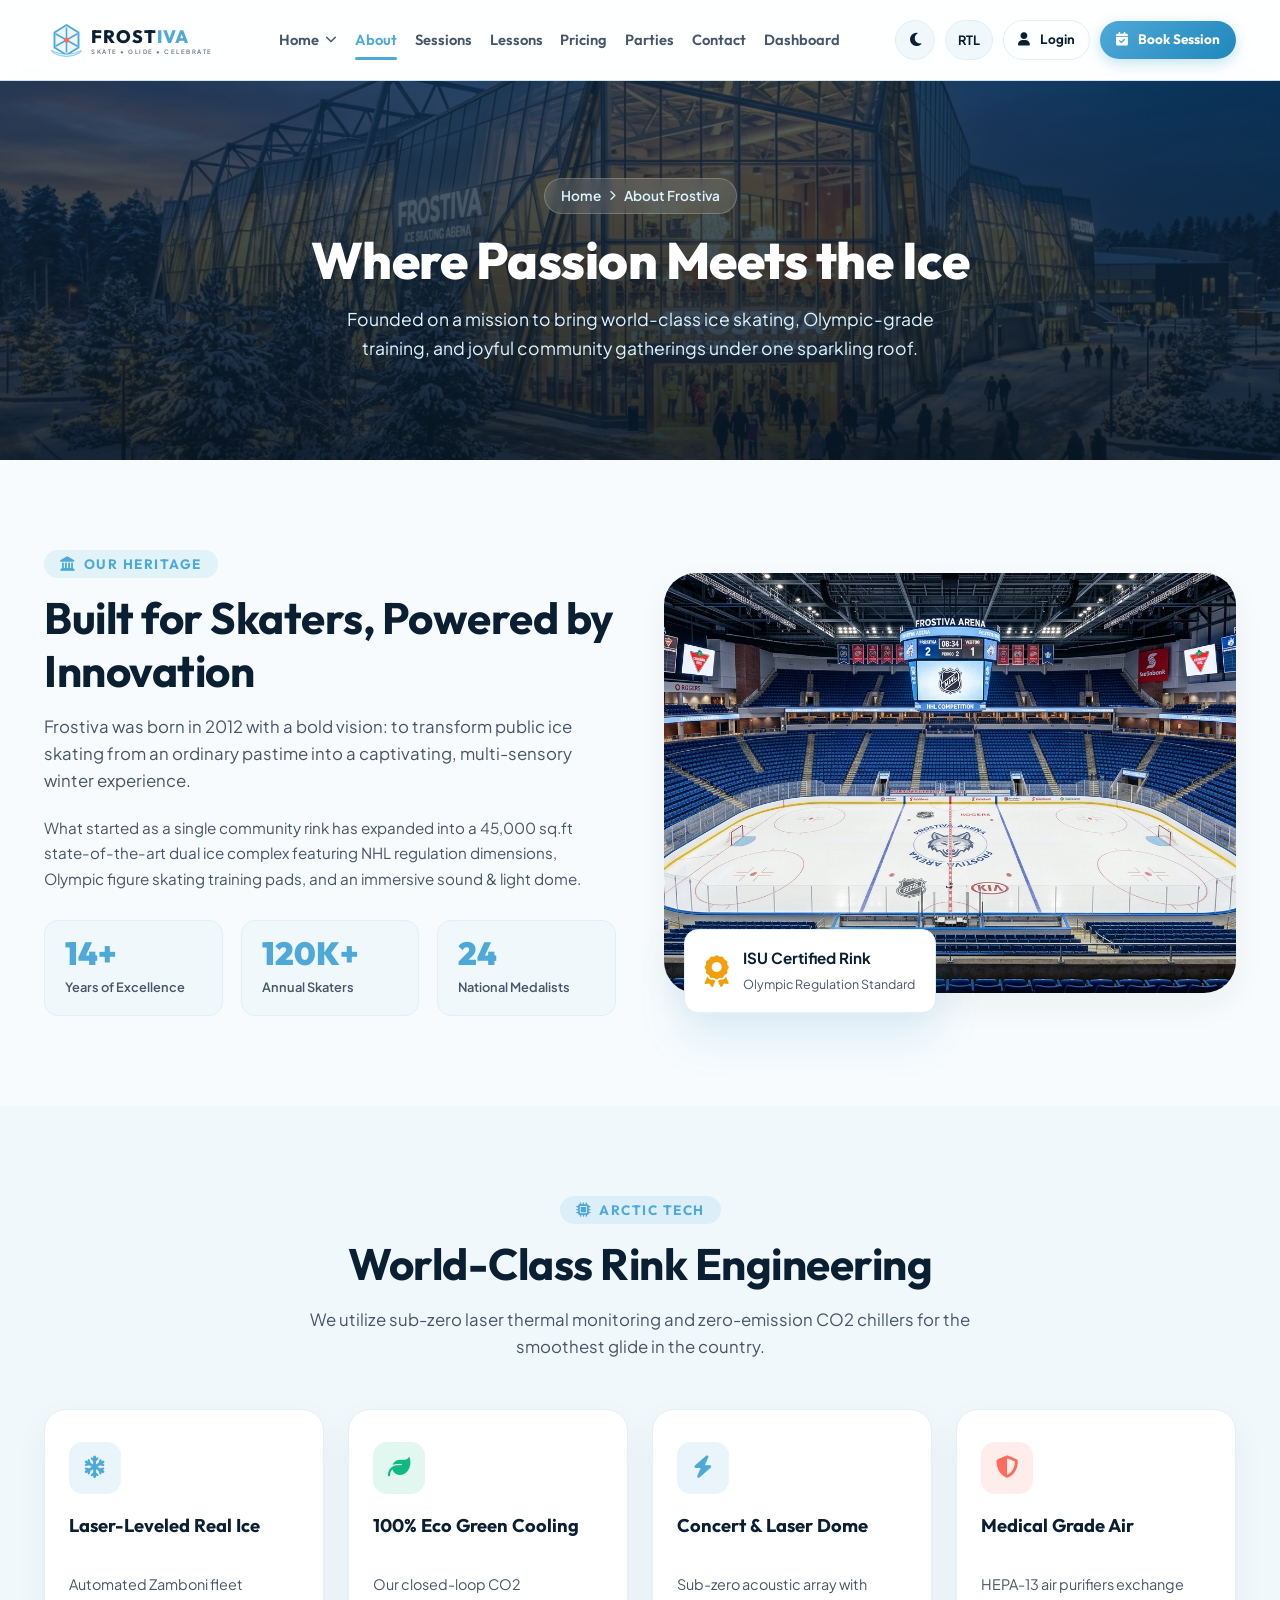
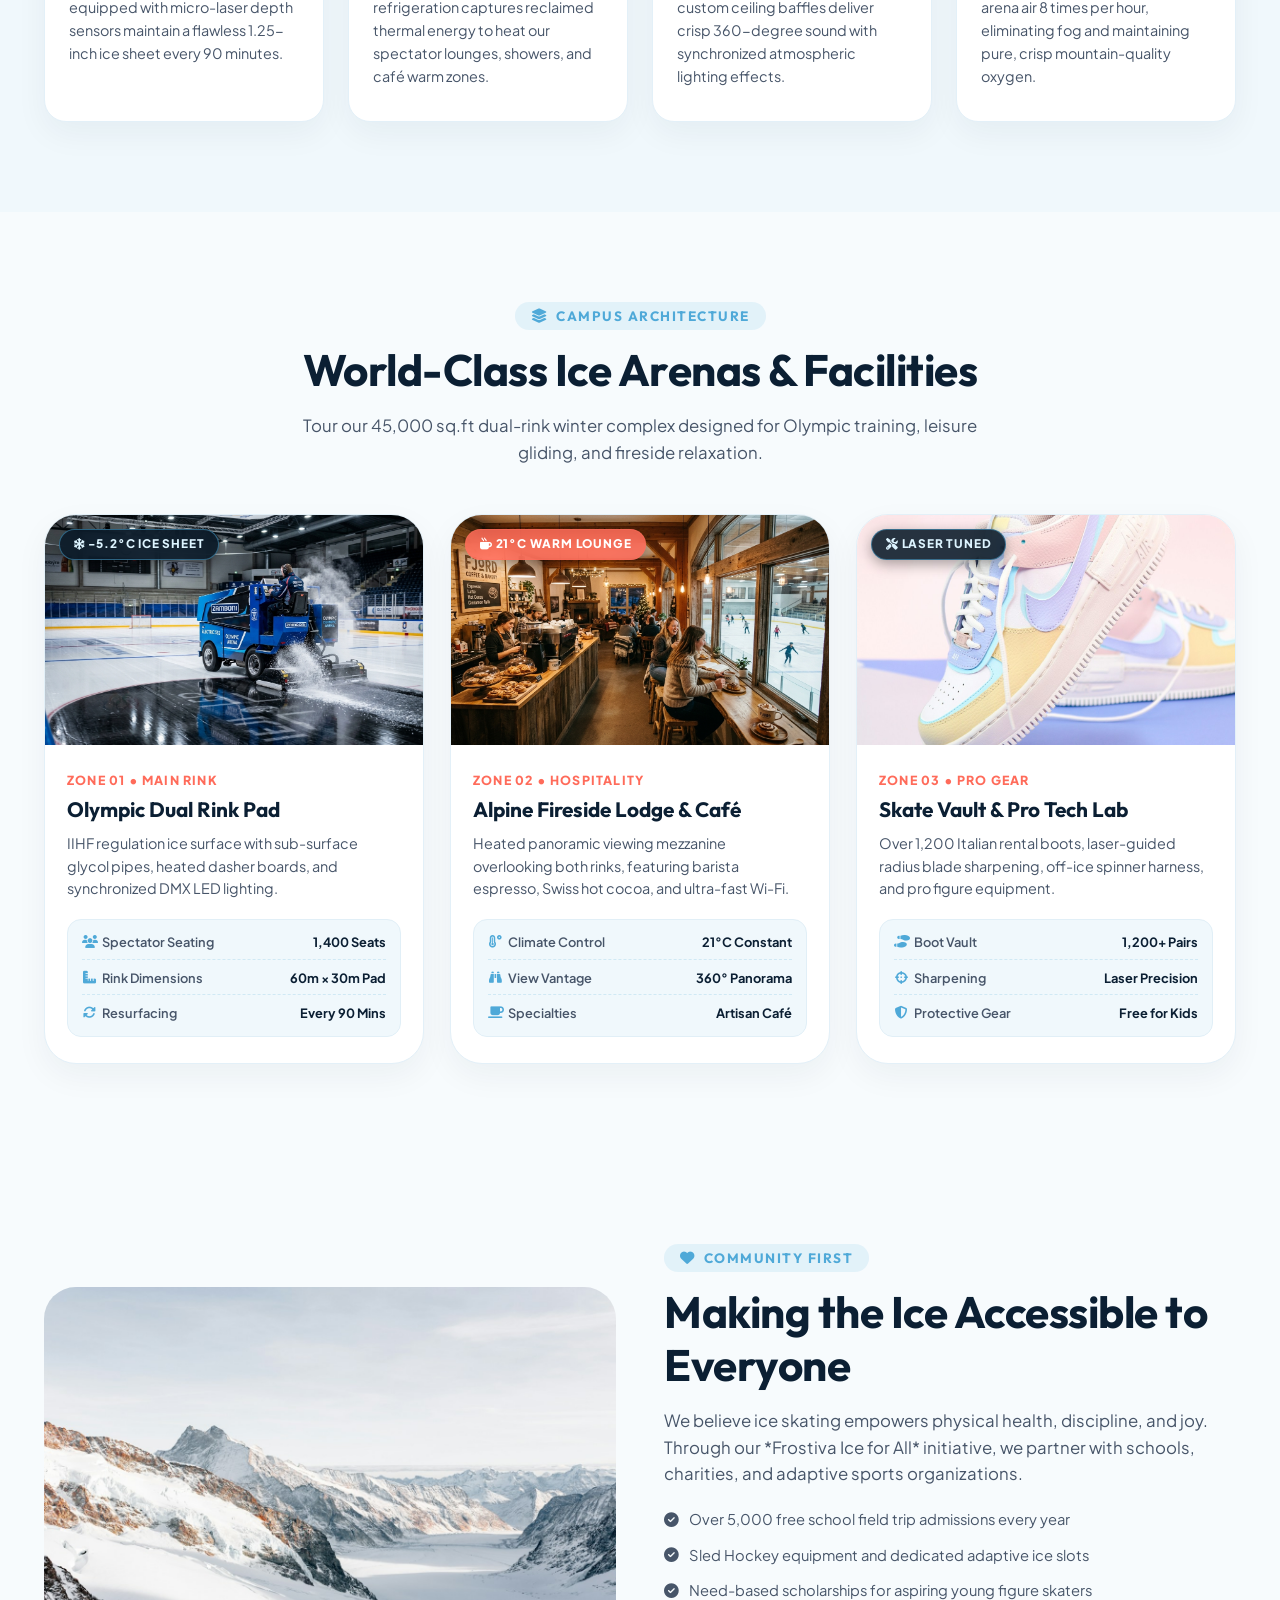
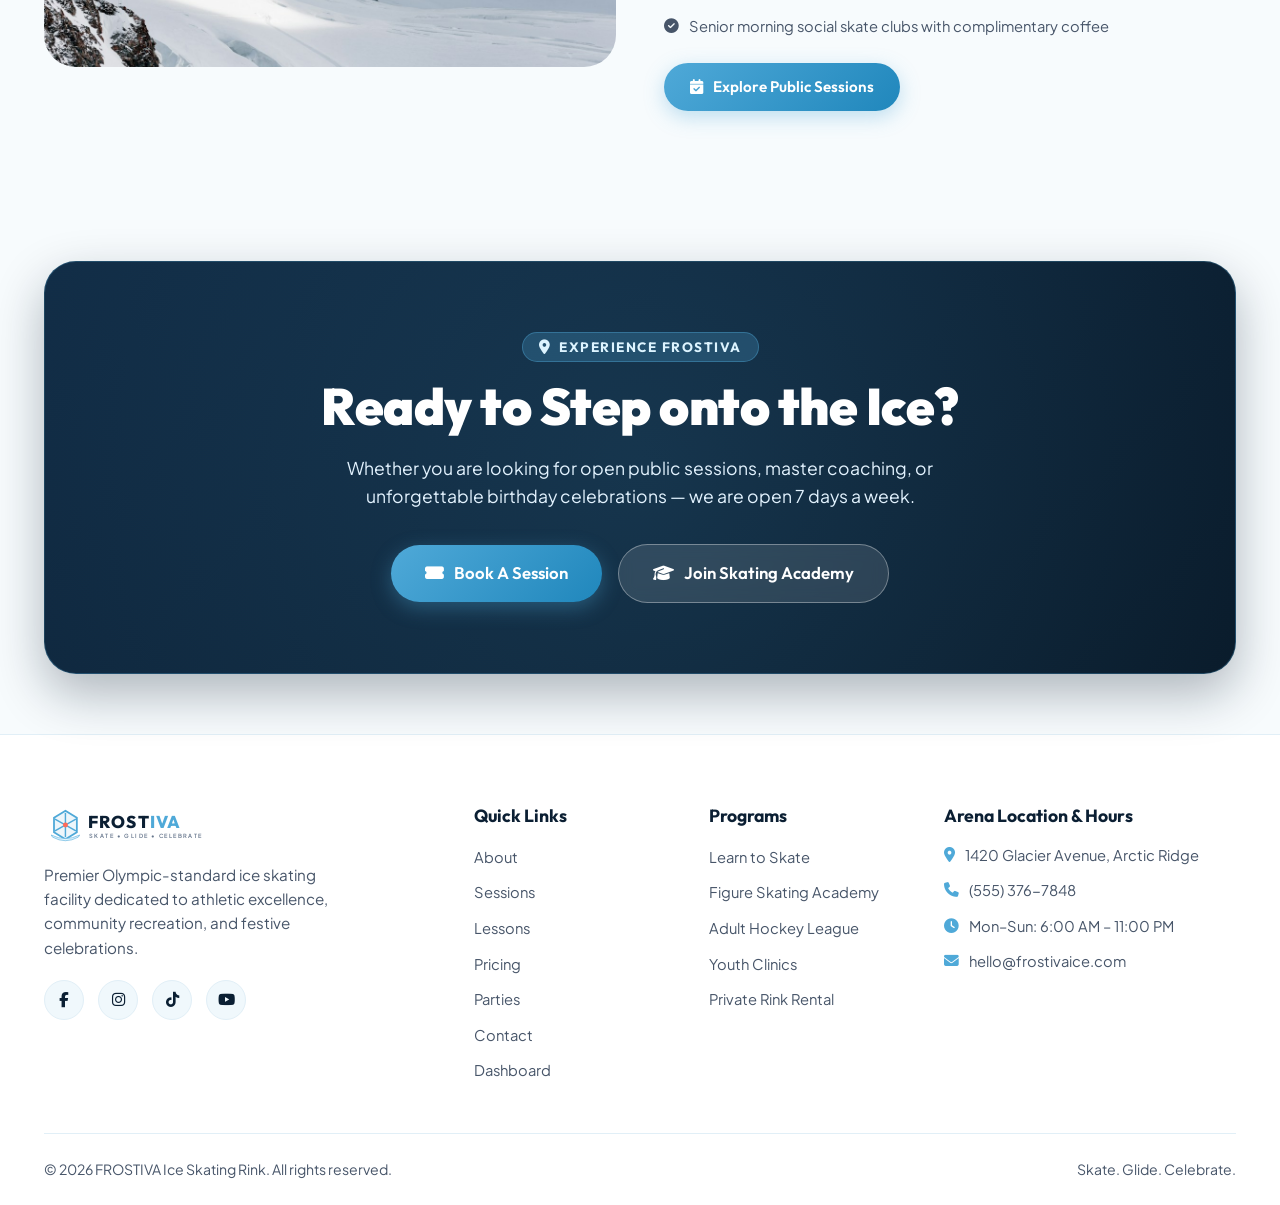
<file: about.html>
<!DOCTYPE html>
<html lang="en" dir="ltr" data-theme="light">
<head>
  <meta charset="UTF-8">
  <meta name="viewport" content="width=device-width, initial-scale=1.0">
  <title>About Frostiva — Ice Skating Rink | Heritage &amp; Arena Vision</title>
  <meta name="description" content="Discover the story of Frostiva Ice Skating Rink, our Olympic-grade engineering, sub-zero eco ice systems, and certified coaching staff.">
  <link rel="icon" type="image/svg+xml" href="assets/icons/favicon.svg">
  <!-- Fonts -->
  <link rel="preconnect" href="https://fonts.googleapis.com">
  <link rel="preconnect" href="https://fonts.gstatic.com" crossorigin>
  <link href="https://fonts.googleapis.com/css2?family=Outfit:wght@300;400;500;600;700;800;900&family=Plus+Jakarta+Sans:wght@300;400;500;600;700;800&display=swap" rel="stylesheet">
  <!-- Font Awesome -->
  <link rel="stylesheet" href="https://cdnjs.cloudflare.com/ajax/libs/font-awesome/6.4.0/css/all.min.css">
  <!-- Stylesheets -->
  <link rel="stylesheet" href="assets/css/style.css">
  <link rel="stylesheet" href="assets/css/responsive.css">
</head>
<body>

  <!-- ==================== PAGE PRELOADER ==================== -->
  <div class="page-preloader" id="pagePreloader" aria-hidden="true">
    <div class="preloader-content">
      <div class="preloader-spinner-wrap">
        <svg class="preloader-snowflake-svg" viewBox="0 0 50 50" fill="none">
          <circle cx="25" cy="25" r="22" stroke="rgba(79, 169, 216, 0.2)" stroke-width="3"/>
          <circle cx="25" cy="25" r="22" stroke="url(#iceLoaderGrad)" stroke-width="3.5" stroke-linecap="round" stroke-dasharray="100" stroke-dashoffset="60" class="spinner-ring"/>
          <defs>
            <linearGradient id="iceLoaderGrad" x1="0%" y1="0%" x2="100%" y2="100%">
              <stop offset="0%" stop-color="#4FA9D8"/>
              <stop offset="100%" stop-color="#FF6B5A"/>
            </linearGradient>
          </defs>
        </svg>
        <div class="preloader-icon-center">
          <i class="fas fa-snowflake"></i>
        </div>
      </div>
      <div class="preloader-brand">
        FROST<span>IVA</span>
      </div>
      <div class="preloader-bar">
        <div class="preloader-bar-fill"></div>
      </div>
    </div>
  </div>

  <!-- ==================== NAVBAR ==================== -->
  <header class="header-wrapper">
    <div class="container nav-container">
      <a href="index.html" class="nav-brand" aria-label="Frostiva Home">
        <svg class="frostiva-logo-svg" dir="ltr" viewBox="0 0 240 56" fill="none" style="height: 42px; width: auto;">
          <g transform="translate(6, 4)">
            <polygon points="24,4 40,14 40,34 24,44 8,34 8,14" stroke="#4FA9D8" stroke-width="2.5" fill="rgba(79, 169, 216, 0.1)"/>
            <line x1="24" y1="8" x2="24" y2="40" stroke="#4FA9D8" stroke-width="2" stroke-linecap="round"/>
            <line x1="10" y1="16" x2="38" y2="32" stroke="#4FA9D8" stroke-width="2" stroke-linecap="round"/>
            <line x1="10" y1="32" x2="38" y2="16" stroke="#4FA9D8" stroke-width="2" stroke-linecap="round"/>
            <path d="M4 38 Q24 48 44 38 L42 41 Q24 51 6 41 Z" fill="#DDF4FF" stroke="#4FA9D8" stroke-width="0.8"/>
            <circle cx="24" cy="24" r="3.5" fill="#FF6B5A" />
          </g>
          <text x="62" y="32" font-family="'Outfit', sans-serif" font-size="24" font-weight="800" letter-spacing="1.5" class="brand-text-title" fill="currentColor" text-anchor="start" direction="ltr">
            FROST<tspan fill="#4FA9D8">IVA</tspan>
          </text>
          <text x="63" y="46" font-family="'Plus Jakarta Sans', sans-serif" font-size="8" font-weight="600" letter-spacing="2" fill="#64748B" text-anchor="start" direction="ltr">
            SKATE • GLIDE • CELEBRATE
          </text>
        </svg>
      </a>

      <nav class="nav-menu" aria-label="Main Navigation">
        <div class="nav-dropdown">
          <a href="index.html" class="nav-link">
            Home <i class="fas fa-chevron-down"></i>
          </a>
          <div class="nav-dropdown-menu">
            <a href="index.html" class="nav-dropdown-item">
              <span>Home 1</span>
              <span class="badge badge-ice">Classic</span>
            </a>
            <a href="home2.html" class="nav-dropdown-item">
              <span>Home 2</span>
              <span class="badge badge-coral">Arena</span>
            </a>
          </div>
        </div>

        <a href="about.html" class="nav-link active">About</a>
        <a href="sessions.html" class="nav-link">Sessions</a>
        <a href="lessons.html" class="nav-link">Lessons</a>
        <a href="pricing.html" class="nav-link">Pricing</a>
        <a href="parties.html" class="nav-link">Parties</a>
        <a href="contact.html" class="nav-link">Contact</a>
        <a href="dashboard.html" class="nav-link">Dashboard</a>
      </nav>

      <div class="nav-actions">
        <button class="icon-btn theme-toggle-btn" aria-label="Toggle Theme"><i class="fas fa-moon"></i></button>
        <button class="icon-btn rtl-toggle-btn" aria-label="Toggle RTL" style="width: auto; padding: 0 12px; font-weight: 700; font-size: 0.8rem;">
          <span>RTL</span>
        </button>
        <a href="login.html" class="btn btn-outline btn-sm header-login-btn"><i class="fas fa-user"></i> Login</a>
        <a href="sessions.html" class="btn btn-primary btn-sm header-book-btn"><i class="fas fa-calendar-check"></i> Book Session</a>
        <button class="hamburger-btn" aria-label="Open Navigation Menu"><i class="fas fa-bars"></i></button>
      </div>
    </div>
  </header>

  <!-- Mobile Drawer Menu -->
  <div class="mobile-menu-overlay">
    <div class="mobile-menu">
      <div class="mobile-menu-header">
        <a href="index.html" class="nav-brand" aria-label="Frostiva Home">
          <svg class="frostiva-logo-svg" dir="ltr" viewBox="0 0 240 56" fill="none" style="height: 38px; width: auto;">
            <g transform="translate(6, 4)">
              <polygon points="24,4 40,14 40,34 24,44 8,34 8,14" stroke="#4FA9D8" stroke-width="2.5" fill="rgba(79, 169, 216, 0.1)"/>
              <line x1="24" y1="8" x2="24" y2="40" stroke="#4FA9D8" stroke-width="2" stroke-linecap="round"/>
              <line x1="10" y1="16" x2="38" y2="32" stroke="#4FA9D8" stroke-width="2" stroke-linecap="round"/>
              <line x1="10" y1="32" x2="38" y2="16" stroke="#4FA9D8" stroke-width="2" stroke-linecap="round"/>
              <path d="M4 38 Q24 48 44 38 L42 41 Q24 51 6 41 Z" fill="#DDF4FF" stroke="#4FA9D8" stroke-width="0.8"/>
              <circle cx="24" cy="24" r="3.5" fill="#FF6B5A" />
            </g>
            <text x="62" y="32" font-family="'Outfit', sans-serif" font-size="24" font-weight="800" letter-spacing="1.5" class="brand-text-title" fill="currentColor" text-anchor="start" direction="ltr">
              FROST<tspan fill="#4FA9D8">IVA</tspan>
            </text>
            <text x="63" y="46" font-family="'Plus Jakarta Sans', sans-serif" font-size="8" font-weight="600" letter-spacing="2" fill="#64748B" text-anchor="start" direction="ltr">
              SKATE • GLIDE • CELEBRATE
            </text>
          </svg>
        </a>
        <button class="icon-btn mobile-close-btn" aria-label="Close Navigation Menu"><i class="fas fa-times"></i></button>
      </div>
      <div class="mobile-nav-links">
        <div class="mobile-dropdown">
          <div class="mobile-dropdown-header">
            <span>Home Variations</span>
            <i class="fas fa-chevron-down" style="font-size: 0.8rem;"></i>
          </div>
          <div class="mobile-dropdown-menu">
            <a href="index.html" class="nav-link">Home 1 — Classic</a>
            <a href="home2.html" class="nav-link">Home 2 — Arena</a>
          </div>
        </div>
        <a href="about.html" class="nav-link active">About</a>
        <a href="sessions.html" class="nav-link">Sessions</a>
        <a href="lessons.html" class="nav-link">Lessons</a>
        <a href="pricing.html" class="nav-link">Pricing</a>
        <a href="parties.html" class="nav-link">Parties</a>
        <a href="contact.html" class="nav-link">Contact</a>
        <a href="dashboard.html" class="nav-link">Dashboard</a>
      </div>
      <div class="mobile-actions">
        <div class="mobile-toggles">
          <button class="theme-toggle-btn" aria-label="Toggle Theme"><i class="fas fa-moon"></i> <span>Dark Mode</span></button>
          <button class="rtl-toggle-btn" aria-label="Toggle Direction"><i class="fas fa-globe"></i> <span>RTL</span></button>
        </div>
        <a href="login.html" class="btn btn-outline" style="width: 100%; margin-bottom: 8px;">
          <i class="fas fa-user"></i> Login / Register
        </a>
        <a href="sessions.html" class="btn btn-primary" style="width: 100%;">
          <i class="fas fa-calendar-check"></i> Book Session
        </a>
      </div>
    </div>
  </div>

  <main>
    <!-- ==================== SECTION 1 — INNER HERO ==================== -->
    <section class="inner-hero" style="background-image: url('assets/images/about-hero.jpg');">
      <div class="inner-hero-content">
        <div class="breadcrumb">
          <a href="index.html">Home</a> <i class="fas fa-chevron-right" style="font-size: 0.65rem;"></i> <span>About Frostiva</span>
        </div>
        <h1 class="inner-hero-title">Where Passion Meets the Ice</h1>
        <p class="inner-hero-desc">
          Founded on a mission to bring world-class ice skating, Olympic-grade training, and joyful community gatherings under one sparkling roof.
        </p>
      </div>
    </section>

    <!-- ==================== SECTION 2 — HERITAGE & STORY ==================== -->
    <section class="section-pad">
      <div class="container">
        <div class="about-heritage-grid">
          <div class="about-heritage-content">
            <span class="section-eyebrow"><i class="fas fa-landmark"></i> Our Heritage</span>
            <h2 class="section-title">Built for Skaters, Powered by Innovation</h2>
            <p class="section-desc" style="margin-bottom: 20px;">
              Frostiva was born in 2012 with a bold vision: to transform public ice skating from an ordinary pastime into a captivating, multi-sensory winter experience.
            </p>
            <p style="color: var(--text-muted); font-size: 0.95rem; margin-bottom: 28px; line-height: 1.7;">
              What started as a single community rink has expanded into a 45,000 sq.ft state-of-the-art dual ice complex featuring NHL regulation dimensions, Olympic figure skating training pads, and an immersive sound &amp; light dome.
            </p>

            <div class="heritage-stats-list">
              <div class="stat-pill-box">
                <span class="stat-big">14+</span>
                <span class="stat-sub">Years of Excellence</span>
              </div>
              <div class="stat-pill-box">
                <span class="stat-big">120K+</span>
                <span class="stat-sub">Annual Skaters</span>
              </div>
              <div class="stat-pill-box">
                <span class="stat-big">24</span>
                <span class="stat-sub">National Medalists</span>
              </div>
            </div>
          </div>

          <div class="about-heritage-gallery">
            <div class="heritage-img-main">
              <img src="assets/images/about-main-arena.jpg" alt="Frostiva Main Arena Rink" loading="lazy">
            </div>
            <div class="heritage-badge-floating">
              <i class="fas fa-award"></i>
              <div>
                <strong>ISU Certified Rink</strong>
                <small>Olympic Regulation Standard</small>
              </div>
            </div>
          </div>
        </div>
      </div>
    </section>

    <!-- ==================== SECTION 3 — ARCTIC ENGINEERING & ECO-ICE ==================== -->
    <section class="section-pad" style="background: var(--surface-alt);">
      <div class="container">
        <div class="section-header">
          <span class="section-eyebrow"><i class="fas fa-microchip"></i> Arctic Tech</span>
          <h2 class="section-title">World-Class Rink Engineering</h2>
          <p class="section-desc">We utilize sub-zero laser thermal monitoring and zero-emission CO2 chillers for the smoothest glide in the country.</p>
        </div>

        <div class="eco-tech-grid">
          <div class="eco-tech-card">
            <div class="eco-tech-icon"><i class="fas fa-snowflake"></i></div>
            <h3>Laser-Leveled Real Ice</h3>
            <p>Automated Zamboni fleet equipped with micro-laser depth sensors maintain a flawless 1.25-inch ice sheet every 90 minutes.</p>
          </div>

          <div class="eco-tech-card">
            <div class="eco-tech-icon" style="background: rgba(16, 185, 129, 0.12); color: #10B981;"><i class="fas fa-leaf"></i></div>
            <h3>100% Eco Green Cooling</h3>
            <p>Our closed-loop CO2 refrigeration captures reclaimed thermal energy to heat our spectator lounges, showers, and café warm zones.</p>
          </div>

          <div class="eco-tech-card">
            <div class="eco-tech-icon"><i class="fas fa-bolt"></i></div>
            <h3>Concert &amp; Laser Dome</h3>
            <p>Sub-zero acoustic array with custom ceiling baffles deliver crisp 360-degree sound with synchronized atmospheric lighting effects.</p>
          </div>

          <div class="eco-tech-card">
            <div class="eco-tech-icon" style="background: rgba(255, 107, 90, 0.12); color: var(--accent-coral);"><i class="fas fa-shield-alt"></i></div>
            <h3>Medical Grade Air</h3>
            <p>HEPA-13 air purifiers exchange arena air 8 times per hour, eliminating fog and maintaining pure, crisp mountain-quality oxygen.</p>
          </div>
        </div>
      </div>
    </section>

    <!-- ==================== SECTION 4 — CAMPUS & ARENA ARCHITECTURE (NEW LAYOUT) ==================== -->
    <section class="section-pad campus-zones-section">
      <div class="container">
        <div class="section-header">
          <span class="section-eyebrow"><i class="fas fa-layer-group"></i> Campus Architecture</span>
          <h2 class="section-title">World-Class Ice Arenas &amp; Facilities</h2>
          <p class="section-desc">Tour our 45,000 sq.ft dual-rink winter complex designed for Olympic training, leisure gliding, and fireside relaxation.</p>
        </div>

        <div class="campus-zones-grid">
          <!-- Zone 1 -->
          <article class="campus-zone-card">
            <div class="zone-img-wrap">
              <img src="assets/images/about-olympic-ice.jpg" alt="Olympic Ice Arena" loading="lazy">
              <span class="zone-tag-float"><i class="fas fa-snowflake"></i> -5.2°C Ice Sheet</span>
            </div>
            <div class="zone-card-body">
              <span class="zone-num">Zone 01 &bull; Main Rink</span>
              <h3 class="zone-title">Olympic Dual Rink Pad</h3>
              <p class="zone-desc">IIHF regulation ice surface with sub-surface glycol pipes, heated dasher boards, and synchronized DMX LED lighting.</p>
              
              <div class="zone-specs-box">
                <div class="zone-spec-row">
                  <span><i class="fas fa-users"></i> Spectator Seating</span>
                  <strong>1,400 Seats</strong>
                </div>
                <div class="zone-spec-row">
                  <span><i class="fas fa-ruler-combined"></i> Rink Dimensions</span>
                  <strong>60m &times; 30m Pad</strong>
                </div>
                <div class="zone-spec-row">
                  <span><i class="fas fa-sync-alt"></i> Resurfacing</span>
                  <strong>Every 90 Mins</strong>
                </div>
              </div>
            </div>
          </article>

          <!-- Zone 2 -->
          <article class="campus-zone-card">
            <div class="zone-img-wrap">
              <img src="assets/images/about-lodge-cafe.jpg" alt="Spectator Lodge & Cafe" loading="lazy">
              <span class="zone-tag-float" style="background: rgba(255, 107, 90, 0.85); color: #FFFFFF; border-color: rgba(255, 107, 90, 0.4);"><i class="fas fa-mug-hot"></i> 21°C Warm Lounge</span>
            </div>
            <div class="zone-card-body">
              <span class="zone-num">Zone 02 &bull; Hospitality</span>
              <h3 class="zone-title">Alpine Fireside Lodge &amp; Café</h3>
              <p class="zone-desc">Heated panoramic viewing mezzanine overlooking both rinks, featuring barista espresso, Swiss hot cocoa, and ultra-fast Wi-Fi.</p>
              
              <div class="zone-specs-box">
                <div class="zone-spec-row">
                  <span><i class="fas fa-temperature-high"></i> Climate Control</span>
                  <strong>21°C Constant</strong>
                </div>
                <div class="zone-spec-row">
                  <span><i class="fas fa-binoculars"></i> View Vantage</span>
                  <strong>360° Panorama</strong>
                </div>
                <div class="zone-spec-row">
                  <span><i class="fas fa-coffee"></i> Specialties</span>
                  <strong>Artisan Café</strong>
                </div>
              </div>
            </div>
          </article>

          <!-- Zone 3 -->
          <article class="campus-zone-card">
            <div class="zone-img-wrap">
              <img src="assets/images/about-fitting-lab.jpg" alt="Pro Fitting Lab" loading="lazy">
              <span class="zone-tag-float"><i class="fas fa-tools"></i> Laser Tuned</span>
            </div>
            <div class="zone-card-body">
              <span class="zone-num">Zone 03 &bull; Pro Gear</span>
              <h3 class="zone-title">Skate Vault &amp; Pro Tech Lab</h3>
              <p class="zone-desc">Over 1,200 Italian rental boots, laser-guided radius blade sharpening, off-ice spinner harness, and pro figure equipment.</p>
              
              <div class="zone-specs-box">
                <div class="zone-spec-row">
                  <span><i class="fas fa-shoe-prints"></i> Boot Vault</span>
                  <strong>1,200+ Pairs</strong>
                </div>
                <div class="zone-spec-row">
                  <span><i class="fas fa-crosshairs"></i> Sharpening</span>
                  <strong>Laser Precision</strong>
                </div>
                <div class="zone-spec-row">
                  <span><i class="fas fa-shield-alt"></i> Protective Gear</span>
                  <strong>Free for Kids</strong>
                </div>
              </div>
            </div>
          </article>
        </div>
      </div>
    </section>

    <!-- ==================== SECTION 5 — COMMUNITY PLEDGE ==================== -->
    <section class="section-pad">
      <div class="container">
        <div class="about-heritage-grid" style="align-items: center;">
          <div class="about-heritage-gallery">
            <img src="assets/images/about-community.jpg" alt="Frostiva Community Skating Days" style="border-radius: var(--radius-xl); width: 100%; height: 380px; object-fit: cover;" loading="lazy">
          </div>

          <div class="about-heritage-content">
            <span class="section-eyebrow"><i class="fas fa-heart"></i> Community First</span>
            <h2 class="section-title">Making the Ice Accessible to Everyone</h2>
            <p class="section-desc" style="margin-bottom: 20px;">
              We believe ice skating empowers physical health, discipline, and joy. Through our *Frostiva Ice for All* initiative, we partner with schools, charities, and adaptive sports organizations.
            </p>
            <ul class="pricing-features" style="margin-bottom: 24px;">
              <li><i class="fas fa-check-circle"></i> Over 5,000 free school field trip admissions every year</li>
              <li><i class="fas fa-check-circle"></i> Sled Hockey equipment and dedicated adaptive ice slots</li>
              <li><i class="fas fa-check-circle"></i> Need-based scholarships for aspiring young figure skaters</li>
              <li><i class="fas fa-check-circle"></i> Senior morning social skate clubs with complimentary coffee</li>
            </ul>
            <a href="sessions.html" class="btn btn-primary"><i class="fas fa-calendar-check"></i> Explore Public Sessions</a>
          </div>
        </div>
      </div>
    </section>

    <!-- ==================== SECTION 5 — VISIT CTA ==================== -->
    <section class="section-pad-sm">
      <div class="container">
        <div class="cta-banner-winter">
          <div class="cta-banner-content">
            <span class="section-eyebrow" style="background: rgba(79, 169, 216, 0.25); color: #DDF4FF; border: 1px solid rgba(79, 169, 216, 0.4);">
              <i class="fas fa-map-marker-alt"></i> Experience Frostiva
            </span>
            <h2 class="cta-title">Ready to Step onto the Ice?</h2>
            <p class="cta-desc">
              Whether you are looking for open public sessions, master coaching, or unforgettable birthday celebrations — we are open 7 days a week.
            </p>
            <div class="cta-btns">
              <a href="sessions.html" class="btn btn-primary btn-lg"><i class="fas fa-ticket-alt"></i> Book A Session</a>
              <a href="lessons.html" class="btn btn-outline-white btn-lg"><i class="fas fa-graduation-cap"></i> Join Skating Academy</a>
            </div>
          </div>
        </div>
      </div>
    </section>
  </main>

  <!-- ==================== FOOTER ==================== -->
  <footer class="site-footer">
    <div class="container">
      <div class="footer-top">
        <div class="footer-brand">
          <a href="index.html" class="nav-brand">
            <svg class="frostiva-logo-svg" dir="ltr" viewBox="0 0 240 56" fill="none" style="height: 40px; width: auto;">
              <g transform="translate(6, 4)">
                <polygon points="24,4 40,14 40,34 24,44 8,34 8,14" stroke="#4FA9D8" stroke-width="2.5" fill="rgba(79, 169, 216, 0.1)"/>
                <line x1="24" y1="8" x2="24" y2="40" stroke="#4FA9D8" stroke-width="2" stroke-linecap="round"/>
                <line x1="10" y1="16" x2="38" y2="32" stroke="#4FA9D8" stroke-width="2" stroke-linecap="round"/>
                <line x1="10" y1="32" x2="38" y2="16" stroke="#4FA9D8" stroke-width="2" stroke-linecap="round"/>
                <path d="M4 38 Q24 48 44 38 L42 41 Q24 51 6 41 Z" fill="#DDF4FF" stroke="#4FA9D8" stroke-width="0.8"/>
                <circle cx="24" cy="24" r="3.5" fill="#FF6B5A" />
              </g>
              <text x="62" y="32" font-family="'Outfit', sans-serif" font-size="24" font-weight="800" letter-spacing="1.5" class="brand-text-title" fill="currentColor" text-anchor="start" direction="ltr">
                FROST<tspan fill="#4FA9D8">IVA</tspan>
              </text>
              <text x="63" y="46" font-family="'Plus Jakarta Sans', sans-serif" font-size="8" font-weight="600" letter-spacing="2" fill="#64748B" text-anchor="start" direction="ltr">
                SKATE • GLIDE • CELEBRATE
              </text>
            </svg>
          </a>
          <p>Premier Olympic-standard ice skating facility dedicated to athletic excellence, community recreation, and festive celebrations.</p>
          <div class="footer-social-row">
            <a href="#" class="icon-btn" aria-label="Facebook"><i class="fab fa-facebook-f"></i></a>
            <a href="#" class="icon-btn" aria-label="Instagram"><i class="fab fa-instagram"></i></a>
            <a href="#" class="icon-btn" aria-label="TikTok"><i class="fab fa-tiktok"></i></a>
            <a href="#" class="icon-btn" aria-label="YouTube"><i class="fab fa-youtube"></i></a>
          </div>
        </div>

        <div>
          <h4 class="footer-title">Quick Links</h4>
          <ul class="footer-links">
            <li><a href="about.html">About</a></li>
            <li><a href="sessions.html">Sessions</a></li>
            <li><a href="lessons.html">Lessons</a></li>
            <li><a href="pricing.html">Pricing</a></li>
            <li><a href="parties.html">Parties</a></li>
            <li><a href="contact.html">Contact</a></li>
            <li><a href="dashboard.html">Dashboard</a></li>
          </ul>
        </div>

        <div>
          <h4 class="footer-title">Programs</h4>
          <ul class="footer-links">
            <li><a href="lessons.html">Learn to Skate</a></li>
            <li><a href="lessons.html">Figure Skating Academy</a></li>
            <li><a href="lessons.html">Adult Hockey League</a></li>
            <li><a href="lessons.html">Youth Clinics</a></li>
            <li><a href="parties.html">Private Rink Rental</a></li>
          </ul>
        </div>

        <div>
          <h4 class="footer-title">Arena Location &amp; Hours</h4>
          <ul class="footer-contact-info">
            <li><i class="fas fa-map-marker-alt"></i> 1420 Glacier Avenue, Arctic Ridge</li>
            <li><i class="fas fa-phone"></i> (555) 376-7848</li>
            <li><i class="fas fa-clock"></i> Mon–Sun: 6:00 AM – 11:00 PM</li>
            <li><i class="fas fa-envelope"></i> hello@frostivaice.com</li>
          </ul>
        </div>
      </div>

      <div class="footer-bottom">
        <p>&copy; 2026 FROSTIVA Ice Skating Rink. All rights reserved.</p>
        <p>Skate. Glide. Celebrate.</p>
      </div>
    </div>
  </footer>

  <!-- Back to top button -->
  <button class="back-to-top" aria-label="Back to top"><i class="fas fa-chevron-up"></i></button>

  <script src="assets/js/main.js"></script>
</body>
</html>
</file>
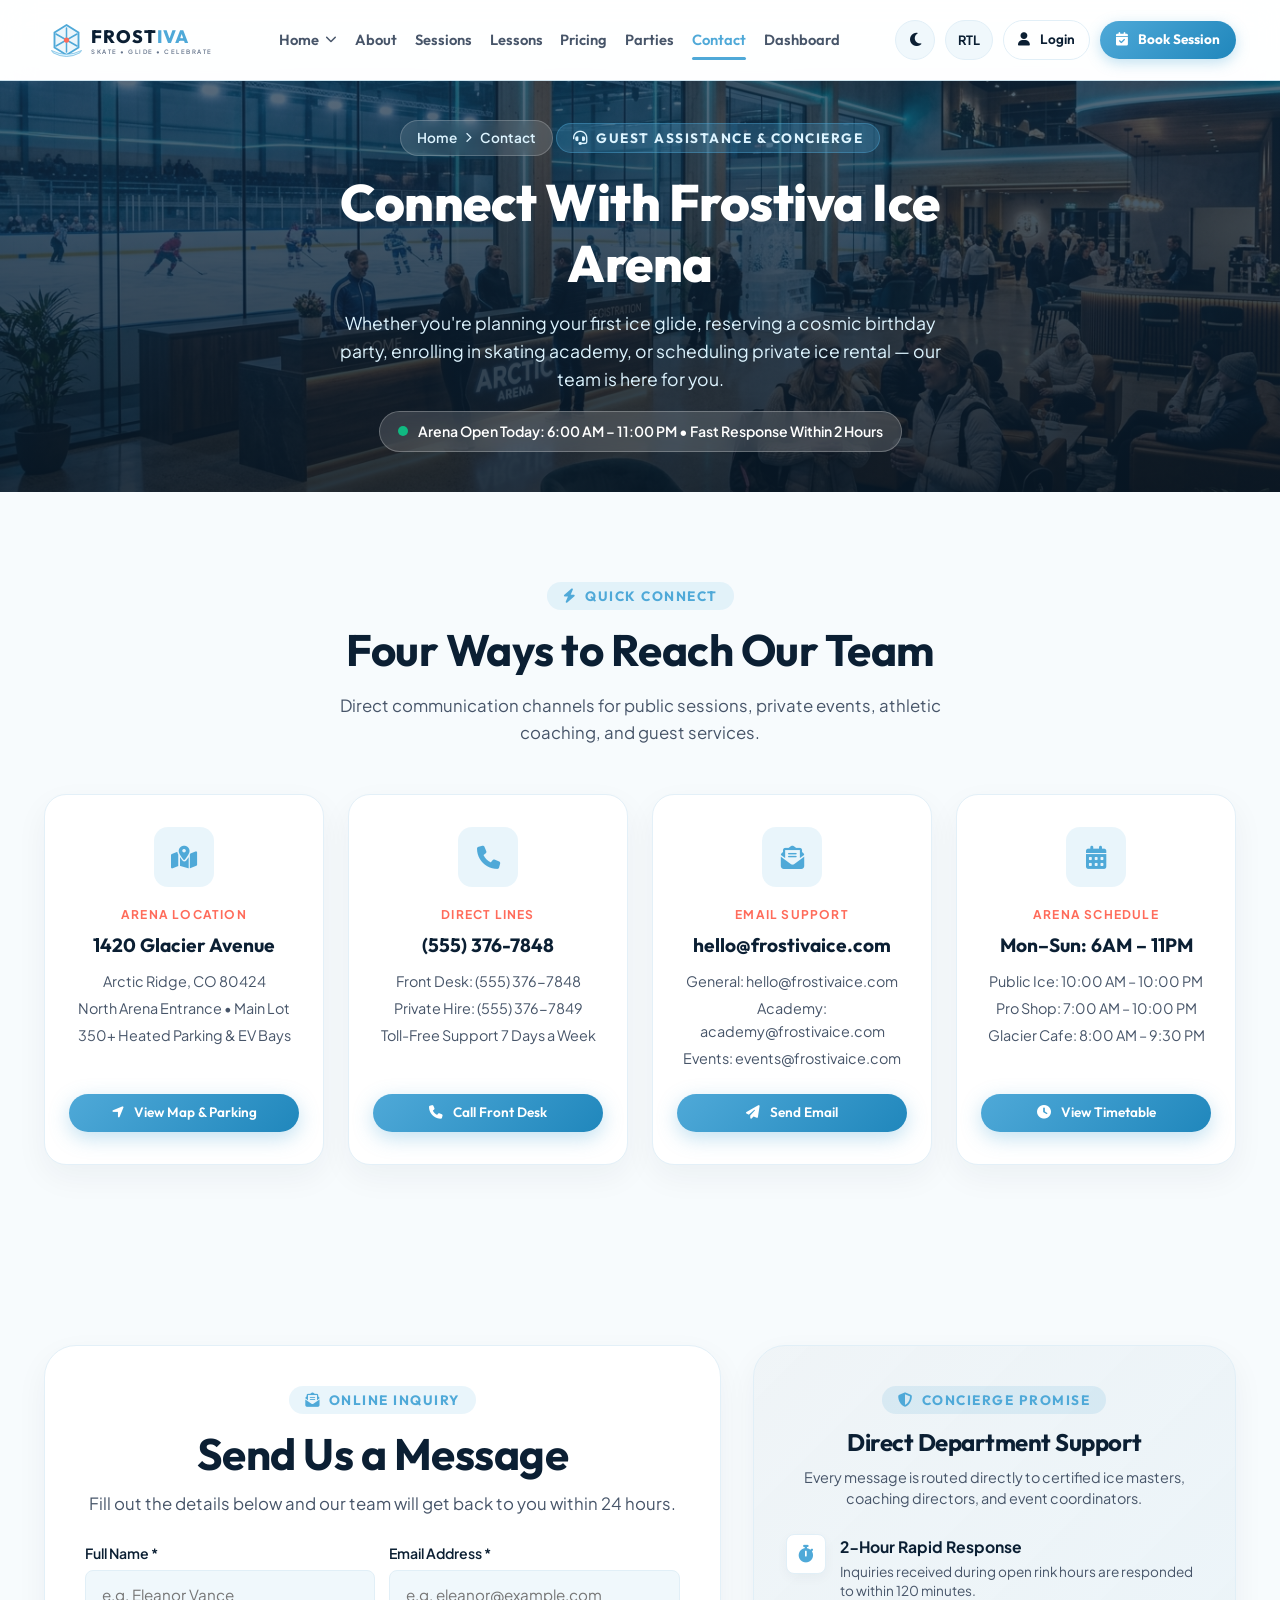
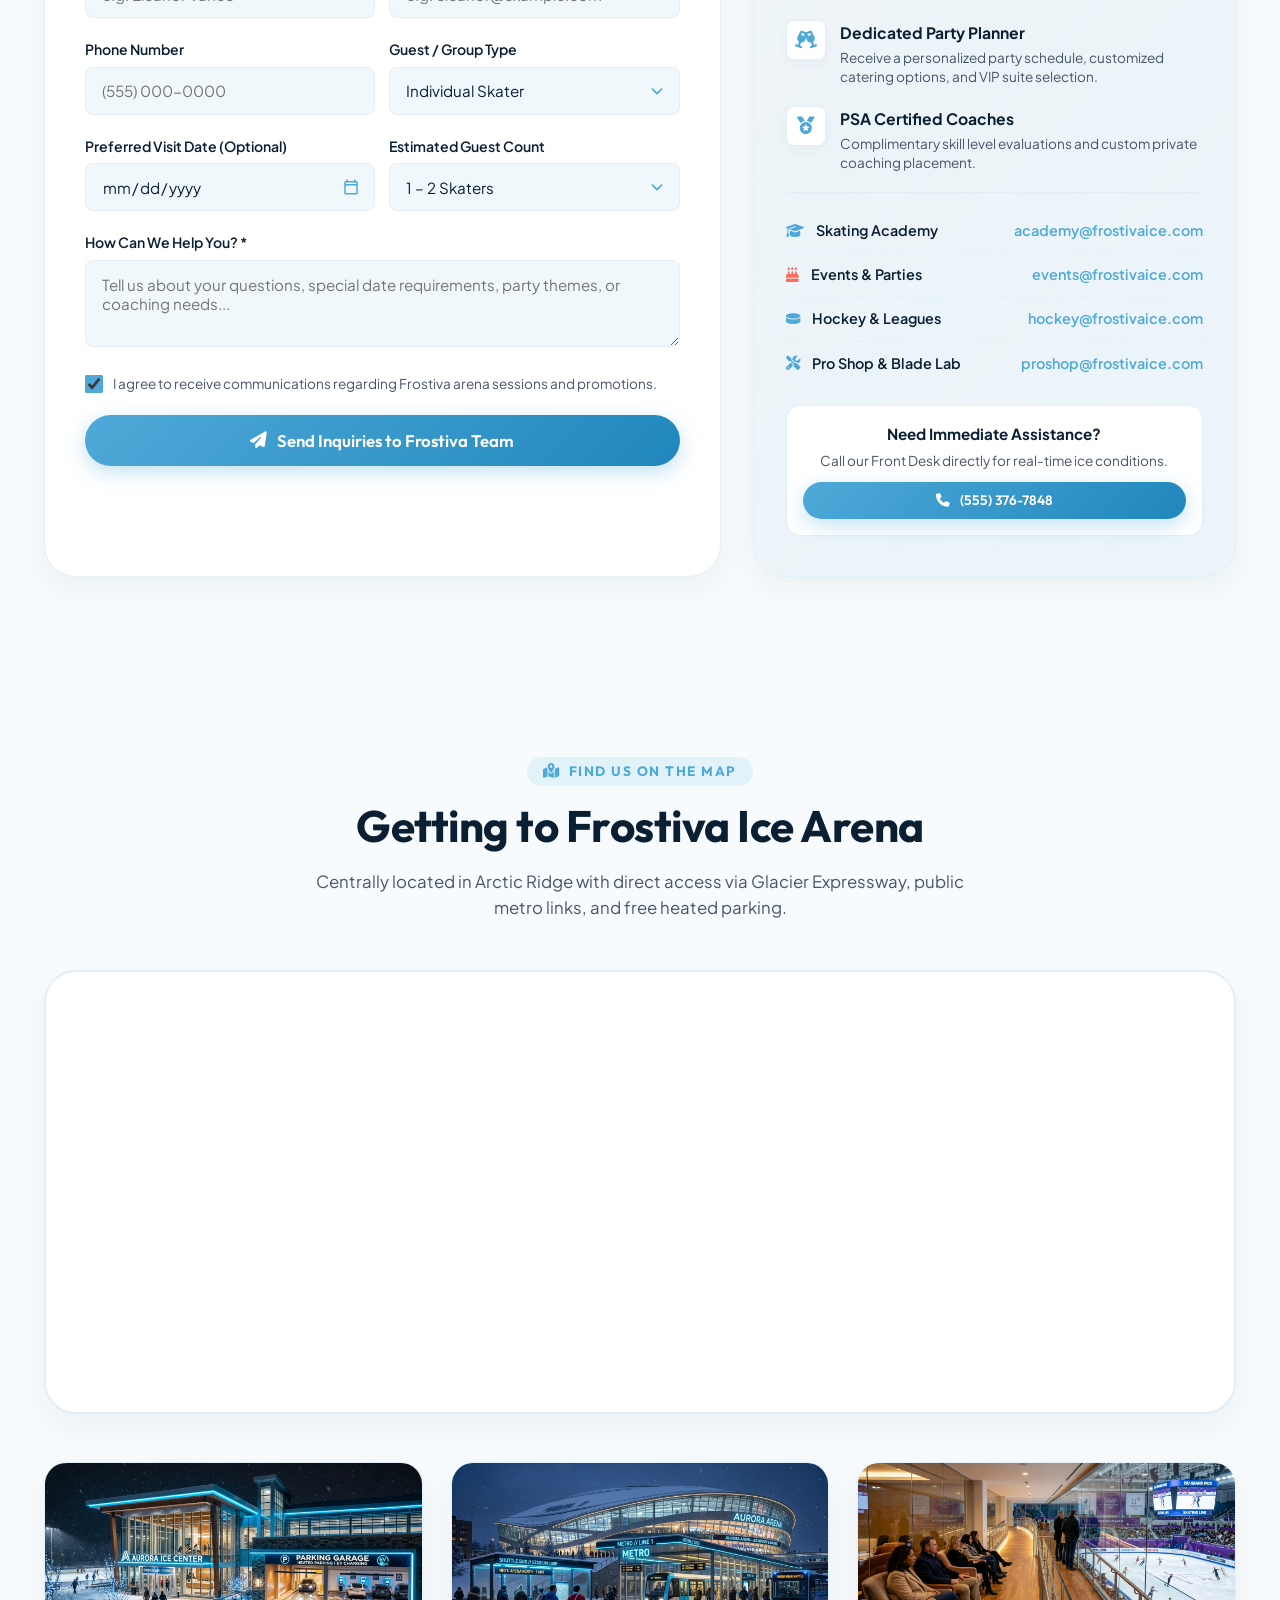
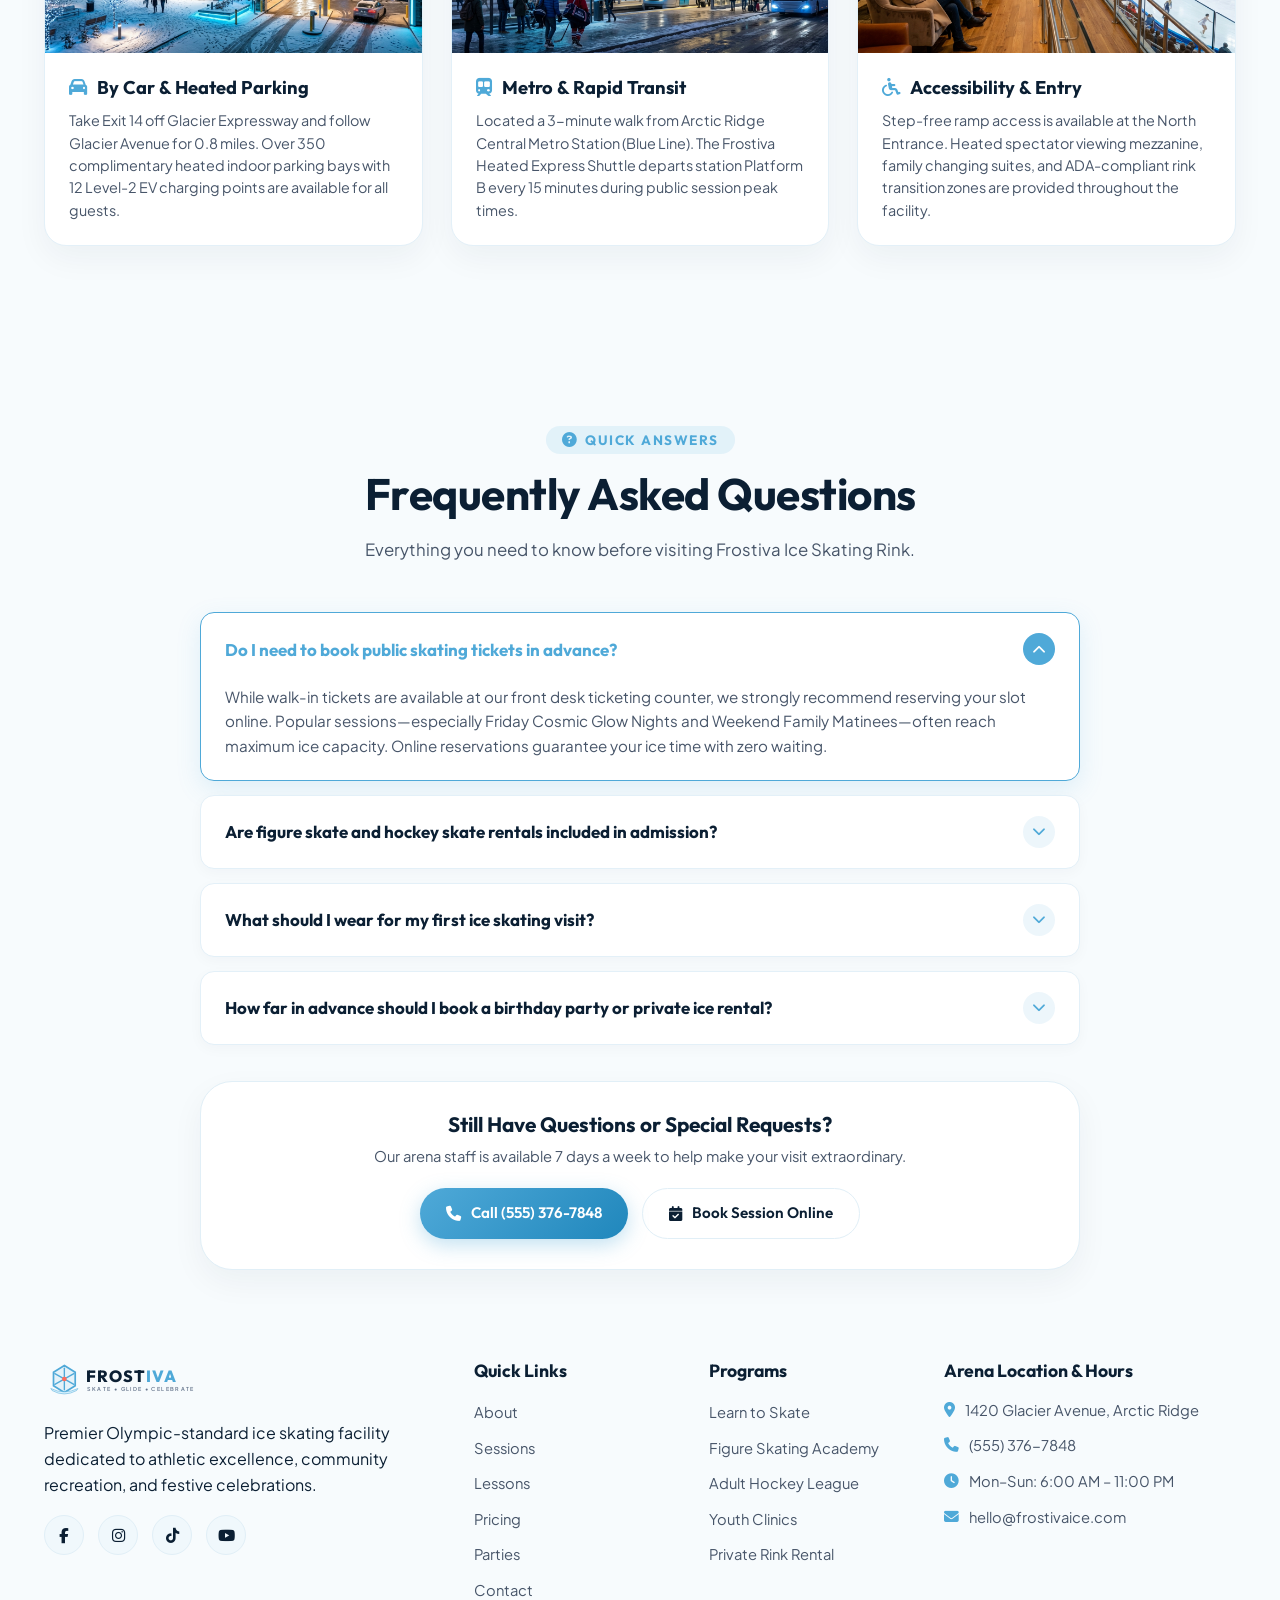
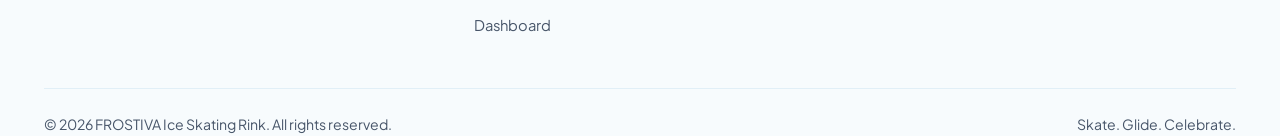
<file: contact.html>
<!DOCTYPE html>
<html lang="en" dir="ltr" data-theme="light">
<head>
  <meta charset="UTF-8">
  <meta name="viewport" content="width=device-width, initial-scale=1.0">
  <title>Contact Us — Frostiva Ice Skating Rink | Directions, Hours &amp; Inquiries</title>
  <meta name="description" content="Get in touch with Frostiva Ice Skating Rink. Contact our guest concierge, book party inquiries, view arena location map, operating hours, and directions.">
  <link rel="icon" type="image/svg+xml" href="assets/icons/favicon.svg">
  <!-- Fonts -->
  <link rel="preconnect" href="https://fonts.googleapis.com">
  <link rel="preconnect" href="https://fonts.gstatic.com" crossorigin>
  <link href="https://fonts.googleapis.com/css2?family=Outfit:wght@300;400;500;600;700;800;900&family=Plus+Jakarta+Sans:wght@300;400;500;600;700;800&display=swap" rel="stylesheet">
  <!-- Font Awesome -->
  <link rel="stylesheet" href="https://cdnjs.cloudflare.com/ajax/libs/font-awesome/6.4.0/css/all.min.css">
  <!-- Stylesheets -->
  <link rel="stylesheet" href="assets/css/style.css">
  <link rel="stylesheet" href="assets/css/responsive.css">
</head>
<body>

  <!-- ==================== PAGE PRELOADER ==================== -->
  <div class="page-preloader" id="pagePreloader" aria-hidden="true">
    <div class="preloader-content">
      <div class="preloader-spinner-wrap">
        <svg class="preloader-snowflake-svg" viewBox="0 0 50 50" fill="none">
          <circle cx="25" cy="25" r="22" stroke="rgba(79, 169, 216, 0.2)" stroke-width="3"/>
          <circle cx="25" cy="25" r="22" stroke="url(#iceLoaderGrad)" stroke-width="3.5" stroke-linecap="round" stroke-dasharray="100" stroke-dashoffset="60" class="spinner-ring"/>
          <defs>
            <linearGradient id="iceLoaderGrad" x1="0%" y1="0%" x2="100%" y2="100%">
              <stop offset="0%" stop-color="#4FA9D8"/>
              <stop offset="100%" stop-color="#FF6B5A"/>
            </linearGradient>
          </defs>
        </svg>
        <div class="preloader-icon-center">
          <i class="fas fa-snowflake"></i>
        </div>
      </div>
      <div class="preloader-brand">
        FROST<span>IVA</span>
      </div>
      <div class="preloader-bar">
        <div class="preloader-bar-fill"></div>
      </div>
    </div>
  </div>

  <!-- ==================== NAVBAR ==================== -->
  <header class="header-wrapper">
    <div class="container nav-container">
      <a href="index.html" class="nav-brand" aria-label="Frostiva Home">
        <svg class="frostiva-logo-svg" dir="ltr" viewBox="0 0 240 56" fill="none" style="height: 42px; width: auto;">
          <g transform="translate(6, 4)">
            <polygon points="24,4 40,14 40,34 24,44 8,34 8,14" stroke="#4FA9D8" stroke-width="2.5" fill="rgba(79, 169, 216, 0.1)"/>
            <line x1="24" y1="8" x2="24" y2="40" stroke="#4FA9D8" stroke-width="2" stroke-linecap="round"/>
            <line x1="10" y1="16" x2="38" y2="32" stroke="#4FA9D8" stroke-width="2" stroke-linecap="round"/>
            <line x1="10" y1="32" x2="38" y2="16" stroke="#4FA9D8" stroke-width="2" stroke-linecap="round"/>
            <path d="M4 38 Q24 48 44 38 L42 41 Q24 51 6 41 Z" fill="#DDF4FF" stroke="#4FA9D8" stroke-width="0.8"/>
            <circle cx="24" cy="24" r="3.5" fill="#FF6B5A" />
          </g>
          <text x="62" y="32" font-family="'Outfit', sans-serif" font-size="24" font-weight="800" letter-spacing="1.5" class="brand-text-title" fill="currentColor" text-anchor="start" direction="ltr">
            FROST<tspan fill="#4FA9D8">IVA</tspan>
          </text>
          <text x="63" y="46" font-family="'Plus Jakarta Sans', sans-serif" font-size="8" font-weight="600" letter-spacing="2" fill="#64748B" text-anchor="start" direction="ltr">
            SKATE • GLIDE • CELEBRATE
          </text>
        </svg>
      </a>

      <nav class="nav-menu" aria-label="Main Navigation">
        <div class="nav-dropdown">
          <a href="index.html" class="nav-link">
            Home <i class="fas fa-chevron-down"></i>
          </a>
          <div class="nav-dropdown-menu">
            <a href="index.html" class="nav-dropdown-item">
              <span>Home 1</span>
              <span class="badge badge-ice">Classic</span>
            </a>
            <a href="home2.html" class="nav-dropdown-item">
              <span>Home 2</span>
              <span class="badge badge-coral">Arena</span>
            </a>
          </div>
        </div>

        <a href="about.html" class="nav-link">About</a>
        <a href="sessions.html" class="nav-link">Sessions</a>
        <a href="lessons.html" class="nav-link">Lessons</a>
        <a href="pricing.html" class="nav-link">Pricing</a>
        <a href="parties.html" class="nav-link">Parties</a>
        <a href="contact.html" class="nav-link active">Contact</a>
        <a href="dashboard.html" class="nav-link">Dashboard</a>
      </nav>

      <div class="nav-actions">
        <button class="icon-btn theme-toggle-btn" aria-label="Toggle Theme"><i class="fas fa-moon"></i></button>
        <button class="icon-btn rtl-toggle-btn" aria-label="Toggle RTL" style="width: auto; padding: 0 12px; font-weight: 700; font-size: 0.8rem;">
          <span>RTL</span>
        </button>
        <a href="login.html" class="btn btn-outline btn-sm header-login-btn"><i class="fas fa-user"></i> Login</a>
        <a href="sessions.html" class="btn btn-primary btn-sm header-book-btn"><i class="fas fa-calendar-check"></i> Book Session</a>
        <button class="hamburger-btn" aria-label="Open Navigation Menu"><i class="fas fa-bars"></i></button>
      </div>
    </div>
  </header>

  <!-- Mobile Drawer Menu -->
  <div class="mobile-menu-overlay">
    <div class="mobile-menu">
      <div class="mobile-menu-header">
        <a href="index.html" class="nav-brand" aria-label="Frostiva Home">
          <svg class="frostiva-logo-svg" dir="ltr" viewBox="0 0 240 56" fill="none" style="height: 38px; width: auto;">
            <g transform="translate(6, 4)">
              <polygon points="24,4 40,14 40,34 24,44 8,34 8,14" stroke="#4FA9D8" stroke-width="2.5" fill="rgba(79, 169, 216, 0.1)"/>
              <line x1="24" y1="8" x2="24" y2="40" stroke="#4FA9D8" stroke-width="2" stroke-linecap="round"/>
              <line x1="10" y1="16" x2="38" y2="32" stroke="#4FA9D8" stroke-width="2" stroke-linecap="round"/>
              <line x1="10" y1="32" x2="38" y2="16" stroke="#4FA9D8" stroke-width="2" stroke-linecap="round"/>
              <path d="M4 38 Q24 48 44 38 L42 41 Q24 51 6 41 Z" fill="#DDF4FF" stroke="#4FA9D8" stroke-width="0.8"/>
              <circle cx="24" cy="24" r="3.5" fill="#FF6B5A" />
            </g>
            <text x="62" y="32" font-family="'Outfit', sans-serif" font-size="24" font-weight="800" letter-spacing="1.5" class="brand-text-title" fill="currentColor" text-anchor="start" direction="ltr">
              FROST<tspan fill="#4FA9D8">IVA</tspan>
            </text>
            <text x="63" y="46" font-family="'Plus Jakarta Sans', sans-serif" font-size="8" font-weight="600" letter-spacing="2" fill="#64748B" text-anchor="start" direction="ltr">
              SKATE • GLIDE • CELEBRATE
            </text>
          </svg>
        </a>
        <button class="icon-btn mobile-close-btn" aria-label="Close Navigation Menu"><i class="fas fa-times"></i></button>
      </div>
      <div class="mobile-nav-links">
        <div class="mobile-dropdown">
          <div class="mobile-dropdown-header">
            <span>Home Variations</span>
            <i class="fas fa-chevron-down" style="font-size: 0.8rem;"></i>
          </div>
          <div class="mobile-dropdown-menu">
            <a href="index.html" class="nav-link">Home 1 — Classic</a>
            <a href="home2.html" class="nav-link">Home 2 — Arena</a>
          </div>
        </div>
        <a href="about.html" class="nav-link">About</a>
        <a href="sessions.html" class="nav-link">Sessions</a>
        <a href="lessons.html" class="nav-link">Lessons</a>
        <a href="pricing.html" class="nav-link">Pricing</a>
        <a href="parties.html" class="nav-link">Parties</a>
        <a href="contact.html" class="nav-link active">Contact</a>
        <a href="dashboard.html" class="nav-link">Dashboard</a>
      </div>
      <div class="mobile-actions">
        <div class="mobile-toggles">
          <button class="theme-toggle-btn" aria-label="Toggle Theme"><i class="fas fa-moon"></i> <span>Dark Mode</span></button>
          <button class="rtl-toggle-btn" aria-label="Toggle Direction"><i class="fas fa-globe"></i> <span>RTL</span></button>
        </div>
        <a href="login.html" class="btn btn-outline" style="width: 100%; margin-bottom: 8px;">
          <i class="fas fa-user"></i> Login / Register
        </a>
        <a href="sessions.html" class="btn btn-primary" style="width: 100%;">
          <i class="fas fa-calendar-check"></i> Book Session
        </a>
      </div>
    </div>
  </div>

  <main>
    <!-- ==================== SECTION 1 — INNER HERO ==================== -->
    <section class="inner-hero" style="background-image: url('assets/images/contact-hero.jpg');">
      <div class="inner-hero-content">
        <div class="breadcrumb">
          <a href="index.html">Home</a> <i class="fas fa-chevron-right" style="font-size: 0.65rem;"></i> <span>Contact</span>
        </div>
        <span class="section-eyebrow" style="background: rgba(79, 169, 216, 0.25); color: #DDF4FF; border: 1px solid rgba(79, 169, 216, 0.4); margin-bottom: 12px;">
          <i class="fas fa-headset"></i> Guest Assistance &amp; Concierge
        </span>
        <h1 class="inner-hero-title">Connect With Frostiva Ice Arena</h1>
        <p class="inner-hero-desc">
          Whether you're planning your first ice glide, reserving a cosmic birthday party, enrolling in skating academy, or scheduling private ice rental — our team is here for you.
        </p>
        <div>
          <span class="hero-status-strip">
            <span class="live-dot"></span> Arena Open Today: 6:00 AM – 11:00 PM • Fast Response Within 2 Hours
          </span>
        </div>
      </div>
    </section>

    <!-- ==================== SECTION 2 — CONTACT INFORMATION HUB ==================== -->
    <section class="section-pad">
      <div class="container">
        <div class="section-header">
          <span class="section-eyebrow"><i class="fas fa-bolt"></i> Quick Connect</span>
          <h2 class="section-title">Four Ways to Reach Our Team</h2>
          <p class="section-desc">
            Direct communication channels for public sessions, private events, athletic coaching, and guest services.
          </p>
        </div>

        <div class="contact-hub-grid">
          <!-- Card 1: Location -->
          <div class="contact-hub-card">
            <div class="contact-card-icon">
              <i class="fas fa-map-marked-alt"></i>
            </div>
            <span class="contact-card-tag">Arena Location</span>
            <h3 class="contact-card-title">1420 Glacier Avenue</h3>
            <div class="contact-card-text">
              <span>Arctic Ridge, CO 80424</span>
              <span>North Arena Entrance • Main Lot</span>
              <span>350+ Heated Parking &amp; EV Bays</span>
            </div>
            <div class="contact-card-action">
              <a href="#arenaMapSection" class="btn btn-primary btn-sm" style="width: 100%; justify-content: center;">
                <i class="fas fa-location-arrow"></i> View Map &amp; Parking
              </a>
            </div>
          </div>

          <!-- Card 2: Phone Hotline -->
          <div class="contact-hub-card">
            <div class="contact-card-icon">
              <i class="fas fa-phone"></i>
            </div>
            <span class="contact-card-tag">Direct Lines</span>
            <h3 class="contact-card-title">(555) 376-7848</h3>
            <div class="contact-card-text">
              <span>Front Desk: (555) 376-7848</span>
              <span>Private Hire: (555) 376-7849</span>
              <span>Toll-Free Support 7 Days a Week</span>
            </div>
            <div class="contact-card-action">
              <a href="tel:5553767848" class="btn btn-primary btn-sm" style="width: 100%; justify-content: center;">
                <i class="fas fa-phone"></i> Call Front Desk
              </a>
            </div>
          </div>

          <!-- Card 3: Email Inquiries -->
          <div class="contact-hub-card">
            <div class="contact-card-icon">
              <i class="fas fa-envelope-open-text"></i>
            </div>
            <span class="contact-card-tag">Email Support</span>
            <h3 class="contact-card-title">hello@frostivaice.com</h3>
            <div class="contact-card-text">
              <span>General: hello@frostivaice.com</span>
              <span>Academy: academy@frostivaice.com</span>
              <span>Events: events@frostivaice.com</span>
            </div>
            <div class="contact-card-action">
              <a href="mailto:hello@frostivaice.com" class="btn btn-primary btn-sm" style="width: 100%; justify-content: center;">
                <i class="fas fa-paper-plane"></i> Send Email
              </a>
            </div>
          </div>

          <!-- Card 4: Operating Hours -->
          <div class="contact-hub-card">
            <div class="contact-card-icon">
              <i class="fas fa-calendar-alt"></i>
            </div>
            <span class="contact-card-tag">Arena Schedule</span>
            <h3 class="contact-card-title">Mon–Sun: 6AM – 11PM</h3>
            <div class="contact-card-text">
              <span>Public Ice: 10:00 AM – 10:00 PM</span>
              <span>Pro Shop: 7:00 AM – 10:00 PM</span>
              <span>Glacier Cafe: 8:00 AM – 9:30 PM</span>
            </div>
            <div class="contact-card-action">
              <a href="sessions.html" class="btn btn-primary btn-sm" style="width: 100%; justify-content: center;">
                <i class="fas fa-clock"></i> View Timetable
              </a>
            </div>
          </div>
        </div>
      </div>
    </section>

    <!-- ==================== SECTION 3 — INTERACTIVE INQUIRY & BOOKING FORM ==================== -->
    <section class="section-pad bg-surface-alt">
      <div class="container">
        <div class="contact-split-grid">
          <!-- Left: Main Form Card -->
          <div class="contact-form-card">
            <div>
              <div style="text-align: center; margin-bottom: 24px;">
                <span class="section-eyebrow"><i class="fas fa-envelope-open-text"></i> Online Inquiry</span>
                <h2 class="section-title" style="margin-bottom: 10px;">Send Us a Message</h2>
                <p class="section-desc" style="margin-bottom: 0;">
                  Fill out the details below and our team will get back to you within 24 hours.
                </p>
              </div>

              <form id="contactInquiryForm" novalidate>
                <!-- Name & Email Row -->
                <div class="form-grid-2">
                  <div class="form-group">
                    <label class="form-label" for="contactFullName">Full Name *</label>
                    <div class="input-wrap">
                      <input type="text" id="contactFullName" class="form-control" placeholder="e.g. Eleanor Vance" required>
                    </div>
                  </div>
                  <div class="form-group">
                    <label class="form-label" for="contactEmail">Email Address *</label>
                    <div class="input-wrap">
                      <input type="email" id="contactEmail" class="form-control" placeholder="e.g. eleanor@example.com" required>
                    </div>
                  </div>
                </div>

                <!-- Phone & Group Type Row -->
                <div class="form-grid-2">
                  <div class="form-group">
                    <label class="form-label" for="contactPhone">Phone Number</label>
                    <div class="input-wrap">
                      <input type="tel" id="contactPhone" class="form-control" placeholder="(555) 000-0000">
                    </div>
                  </div>
                  <div class="form-group">
                    <label class="form-label" for="contactSkaterType">Guest / Group Type</label>
                    <select id="contactSkaterType" class="form-control">
                      <option value="Individual Skater">Individual Skater</option>
                      <option value="Family Skaters">Family / Parents</option>
                      <option value="Youth Athlete">Youth Athlete / Student</option>
                      <option value="School or Camp Group">School / Camp Group</option>
                      <option value="Corporate / Company Event">Corporate / Company Event</option>
                      <option value="Hockey Team / Coach">Hockey Team / Coach</option>
                    </select>
                  </div>
                </div>

                <!-- Preferred Date & Group Size Row -->
                <div class="form-grid-2">
                  <div class="form-group">
                    <label class="form-label" for="contactDate">Preferred Visit Date (Optional)</label>
                    <div class="input-wrap">
                      <input type="date" id="contactDate" class="form-control">
                    </div>
                  </div>
                  <div class="form-group">
                    <label class="form-label" for="contactGuestCount">Estimated Guest Count</label>
                    <select id="contactGuestCount" class="form-control">
                      <option value="1-2 Skaters">1 – 2 Skaters</option>
                      <option value="3-5 Skaters">3 – 5 Skaters</option>
                      <option value="6-15 Skaters">6 – 15 Skaters (Group Discount)</option>
                      <option value="16-30 Skaters">16 – 30 Skaters (Party Room)</option>
                      <option value="30+ Full Ice Hire">30+ Skaters (Private Rink Hire)</option>
                    </select>
                  </div>
                </div>

                <!-- Message Textarea -->
                <div class="form-group">
                  <label class="form-label" for="contactMessage">How Can We Help You? *</label>
                  <textarea id="contactMessage" class="form-control" rows="3" style="height: auto; padding: 14px 16px;" placeholder="Tell us about your questions, special date requirements, party themes, or coaching needs..." required></textarea>
                </div>

                <!-- Checkbox -->
                <div style="margin-bottom: 20px; display: flex; align-items: center; gap: 10px;">
                  <input type="checkbox" id="contactConsent" required checked style="accent-color: var(--primary-ice); width: 18px; height: 18px; cursor: pointer;">
                  <label for="contactConsent" style="font-size: 0.85rem; color: var(--text-muted); cursor: pointer;">
                    I agree to receive communications regarding Frostiva arena sessions and promotions.
                  </label>
                </div>

                <button type="submit" class="btn btn-primary btn-lg" style="width: 100%; justify-content: center; font-size: 1.05rem;">
                  <i class="fas fa-paper-plane"></i> Send Inquiries to Frostiva Team
                </button>
              </form>
            </div>
          </div>

          <!-- Right: Concierge & Department Directory Card -->
          <div class="contact-concierge-card">
            <div>
              <div style="text-align: center; margin-bottom: 24px;">
                <span class="section-eyebrow" style="background: rgba(79, 169, 216, 0.15);"><i class="fas fa-shield-alt"></i> Concierge Promise</span>
                <h3 class="section-title" style="font-size: 1.5rem; margin-bottom: 10px;">Direct Department Support</h3>
                <p style="font-size: 0.9rem; color: var(--text-muted); margin-bottom: 0; line-height: 1.5;">
                  Every message is routed directly to certified ice masters, coaching directors, and event coordinators.
                </p>
              </div>

              <div class="concierge-feature-item">
                <div class="concierge-feature-icon">
                  <i class="fas fa-stopwatch"></i>
                </div>
                <div>
                  <div class="concierge-feature-title">2-Hour Rapid Response</div>
                  <div class="concierge-feature-desc">Inquiries received during open rink hours are responded to within 120 minutes.</div>
                </div>
              </div>

              <div class="concierge-feature-item">
                <div class="concierge-feature-icon">
                  <i class="fas fa-glass-cheers"></i>
                </div>
                <div>
                  <div class="concierge-feature-title">Dedicated Party Planner</div>
                  <div class="concierge-feature-desc">Receive a personalized party schedule, customized catering options, and VIP suite selection.</div>
                </div>
              </div>

              <div class="concierge-feature-item">
                <div class="concierge-feature-icon">
                  <i class="fas fa-medal"></i>
                </div>
                <div>
                  <div class="concierge-feature-title">PSA Certified Coaches</div>
                  <div class="concierge-feature-desc">Complimentary skill level evaluations and custom private coaching placement.</div>
                </div>
              </div>

              <ul class="dept-directory-list">
                <li class="dept-directory-item">
                  <span class="dept-name"><i class="fas fa-graduation-cap" style="color: var(--primary-ice); margin-right: 6px;"></i> Skating Academy</span>
                  <a href="mailto:academy@frostivaice.com" class="dept-link">academy@frostivaice.com</a>
                </li>
                <li class="dept-directory-item">
                  <span class="dept-name"><i class="fas fa-birthday-cake" style="color: var(--accent-coral); margin-right: 6px;"></i> Events &amp; Parties</span>
                  <a href="mailto:events@frostivaice.com" class="dept-link">events@frostivaice.com</a>
                </li>
                <li class="dept-directory-item">
                  <span class="dept-name"><i class="fas fa-hockey-puck" style="color: var(--primary-ice); margin-right: 6px;"></i> Hockey &amp; Leagues</span>
                  <a href="mailto:hockey@frostivaice.com" class="dept-link">hockey@frostivaice.com</a>
                </li>
                <li class="dept-directory-item">
                  <span class="dept-name"><i class="fas fa-tools" style="color: var(--primary-ice); margin-right: 6px;"></i> Pro Shop &amp; Blade Lab</span>
                  <a href="mailto:proshop@frostivaice.com" class="dept-link">proshop@frostivaice.com</a>
                </li>
              </ul>
            </div>

            <div style="margin-top: 20px; padding: 16px; background: var(--surface); border: 1px solid var(--surface-border); border-radius: var(--radius-md); text-align: center;">
              <strong style="display: block; color: var(--text-main); font-size: 0.95rem; margin-bottom: 4px;">Need Immediate Assistance?</strong>
              <span style="font-size: 0.85rem; color: var(--text-muted); display: block; margin-bottom: 10px;">Call our Front Desk directly for real-time ice conditions.</span>
              <a href="tel:5553767848" class="btn btn-primary btn-sm" style="width: 100%; justify-content: center;">
                <i class="fas fa-phone"></i> (555) 376-7848
              </a>
            </div>
          </div>
        </div>
      </div>
    </section>

    <!-- ==================== SECTION 4 — INTERACTIVE ORIGINAL MAP & DIRECTIONS GUIDE ==================== -->
    <section class="section-pad" id="arenaMapSection">
      <div class="container">
        <div class="section-header">
          <span class="section-eyebrow"><i class="fas fa-map-marked-alt"></i> Find Us On The Map</span>
          <h2 class="section-title">Getting to Frostiva Ice Arena</h2>
          <p class="section-desc">
            Centrally located in Arctic Ridge with direct access via Glacier Expressway, public metro links, and free heated parking.
          </p>
        </div>

        <!-- Original Interactive Google Map Embed Container -->
        <div class="map-embed-container">
          <iframe 
            title="Frostiva Ice Skating Rink Arena Location Map"
            src="https://www.google.com/maps/embed?pb=!1m18!1m12!1m3!1d193595.15830869428!2d-74.119763973046!3d40.69766374874431!2m3!1f0!2f0!3f0!3m2!1i1024!2i768!4f13.1!3m3!1m2!1s0x89c2588f046ee661%3A0xa0b3281fcecc08c!2sManhattan%2C%20New%20York%2C%20NY!5e0!3m2!1sen!2sus!4v1680000000000!5m2!1sen!2sus" 
            allowfullscreen="" 
            loading="lazy" 
            referrerpolicy="no-referrer-when-downgrade">
          </iframe>
        </div>

        <!-- 3-Column Directions & Transport Guide with Generated Images -->
        <div class="map-transit-grid">
          <!-- Item 1: Driving & Parking -->
          <div class="map-transit-card">
            <div class="map-transit-img-wrap">
              <img src="assets/images/contact-transit-parking.jpg" alt="Frostiva Heated Indoor Parking Garage" class="map-transit-img">
            </div>
            <div class="map-transit-card-body">
              <h3><i class="fas fa-car"></i> By Car &amp; Heated Parking</h3>
              <p>
                Take Exit 14 off Glacier Expressway and follow Glacier Avenue for 0.8 miles. Over 350 complimentary heated indoor parking bays with 12 Level-2 EV charging points are available for all guests.
              </p>
            </div>
          </div>

          <!-- Item 2: Public Transit & Shuttle -->
          <div class="map-transit-card">
            <div class="map-transit-img-wrap">
              <img src="assets/images/contact-transit-metro.jpg" alt="Frostiva Metro Station and Express Shuttle" class="map-transit-img">
            </div>
            <div class="map-transit-card-body">
              <h3><i class="fas fa-subway"></i> Metro &amp; Rapid Transit</h3>
              <p>
                Located a 3-minute walk from Arctic Ridge Central Metro Station (Blue Line). The Frostiva Heated Express Shuttle departs station Platform B every 15 minutes during public session peak times.
              </p>
            </div>
          </div>

          <!-- Item 3: Accessibility & Spectators -->
          <div class="map-transit-card">
            <div class="map-transit-img-wrap">
              <img src="assets/images/contact-transit-spectator.jpg" alt="Heated Spectator Mezzanine and Accessible Entry" class="map-transit-img">
            </div>
            <div class="map-transit-card-body">
              <h3><i class="fas fa-wheelchair"></i> Accessibility &amp; Entry</h3>
              <p>
                Step-free ramp access is available at the North Entrance. Heated spectator viewing mezzanine, family changing suites, and ADA-compliant rink transition zones are provided throughout the facility.
              </p>
            </div>
          </div>
        </div>
      </div>
    </section>

    <!-- ==================== SECTION 5 — FAQ & HELP ACCORDION ==================== -->
    <section class="section-pad bg-surface-alt">
      <div class="container">
        <div class="section-header">
          <span class="section-eyebrow"><i class="fas fa-question-circle"></i> Quick Answers</span>
          <h2 class="section-title">Frequently Asked Questions</h2>
          <p class="section-desc">
            Everything you need to know before visiting Frostiva Ice Skating Rink.
          </p>
        </div>

        <div class="faq-container">
          <!-- FAQ 1 -->
          <div class="faq-accordion-item active">
            <button class="faq-accordion-header" type="button" aria-expanded="true">
              <span>Do I need to book public skating tickets in advance?</span>
              <span class="faq-icon-chevron"><i class="fas fa-chevron-down"></i></span>
            </button>
            <div class="faq-accordion-body">
              While walk-in tickets are available at our front desk ticketing counter, we strongly recommend reserving your slot online. Popular sessions—especially Friday Cosmic Glow Nights and Weekend Family Matinees—often reach maximum ice capacity. Online reservations guarantee your ice time with zero waiting.
            </div>
          </div>

          <!-- FAQ 2 -->
          <div class="faq-accordion-item">
            <button class="faq-accordion-header" type="button" aria-expanded="false">
              <span>Are figure skate and hockey skate rentals included in admission?</span>
              <span class="faq-icon-chevron"><i class="fas fa-chevron-down"></i></span>
            </button>
            <div class="faq-accordion-body">
              Standard rental skates (Jackson figure skates &amp; Bauer hockey skates) are included with all Unlimited Passes and VIP passes, and are available for just $4.50 with single public admission tickets. Toddler double-blade training skates, Bobby the Seal skate aids, and certified safety helmets are always provided free of charge.
            </div>
          </div>

          <!-- FAQ 3 -->
          <div class="faq-accordion-item">
            <button class="faq-accordion-header" type="button" aria-expanded="false">
              <span>What should I wear for my first ice skating visit?</span>
              <span class="faq-icon-chevron"><i class="fas fa-chevron-down"></i></span>
            </button>
            <div class="faq-accordion-body">
              The arena temperature is maintained at an optimal 55°F (13°C). We recommend comfortable athletic layers (stretchy joggers or leggings, a breathable fleece or light jacket), warm gloves, and a single pair of tall, snug athletic socks. Avoid thick double-socks, as they cause friction blisters inside fitted skates.
            </div>
          </div>

          <!-- FAQ 4 -->
          <div class="faq-accordion-item">
            <button class="faq-accordion-header" type="button" aria-expanded="false">
              <span>How far in advance should I book a birthday party or private ice rental?</span>
              <span class="faq-icon-chevron"><i class="fas fa-chevron-down"></i></span>
            </button>
            <div class="faq-accordion-body">
              Birthday party packages should ideally be booked 2 to 3 weeks in advance to secure your preferred private party suite and prime session times. Full arena buyouts for corporate galas, ice hockey tournaments, or private film shoots require at least 30 days advance notice.
            </div>
          </div>

          <!-- Bottom CTA Box inside FAQ Section -->
          <div style="margin-top: 36px; padding: 30px; background: var(--surface); border: 1px solid var(--surface-border); border-radius: var(--radius-xl); text-align: center; box-shadow: var(--card-shadow);">
            <h3 style="font-family: var(--font-heading); font-size: 1.3rem; font-weight: 700; color: var(--text-main); margin-bottom: 8px;">
              Still Have Questions or Special Requests?
            </h3>
            <p style="font-size: 0.92rem; color: var(--text-muted); margin-bottom: 20px;">
              Our arena staff is available 7 days a week to help make your visit extraordinary.
            </p>
            <div style="display: inline-flex; gap: 14px; flex-wrap: wrap; justify-content: center;">
              <a href="tel:5553767848" class="btn btn-primary">
                <i class="fas fa-phone"></i> Call (555) 376-7848
              </a>
              <a href="dashboard.html" class="btn btn-outline">
                <i class="fas fa-calendar-check"></i> Book Session Online
              </a>
            </div>
          </div>
        </div>
      </div>
    </section>
  </main>

  <!-- ==================== FOOTER ==================== -->
  <footer class="footer-wrapper">
    <div class="container">
      <div class="footer-top">
        <div>
          <a href="index.html" class="nav-brand" aria-label="Frostiva Home" style="margin-bottom: 16px; display: inline-block;">
            <svg class="frostiva-logo-svg" dir="ltr" viewBox="0 0 240 56" fill="none" style="height: 38px; width: auto;">
              <g transform="translate(6, 4)">
                <polygon points="24,4 40,14 40,34 24,44 8,34 8,14" stroke="#4FA9D8" stroke-width="2.5" fill="rgba(79, 169, 216, 0.1)"/>
                <line x1="24" y1="8" x2="24" y2="40" stroke="#4FA9D8" stroke-width="2" stroke-linecap="round"/>
                <line x1="10" y1="16" x2="38" y2="32" stroke="#4FA9D8" stroke-width="2" stroke-linecap="round"/>
                <line x1="10" y1="32" x2="38" y2="16" stroke="#4FA9D8" stroke-width="2" stroke-linecap="round"/>
                <path d="M4 38 Q24 48 44 38 L42 41 Q24 51 6 41 Z" fill="#DDF4FF" stroke="#4FA9D8" stroke-width="0.8"/>
                <circle cx="24" cy="24" r="3.5" fill="#FF6B5A" />
              </g>
              <text x="62" y="32" font-family="'Outfit', sans-serif" font-size="24" font-weight="800" letter-spacing="1.5" class="brand-text-title" fill="currentColor" text-anchor="start" direction="ltr">
                FROST<tspan fill="#4FA9D8">IVA</tspan>
              </text>
              <text x="63" y="46" font-family="'Plus Jakarta Sans', sans-serif" font-size="8" font-weight="600" letter-spacing="2" fill="#64748B" text-anchor="start" direction="ltr">
                SKATE • GLIDE • CELEBRATE
              </text>
            </svg>
          </a>
          <p>Premier Olympic-standard ice skating facility dedicated to athletic excellence, community recreation, and festive celebrations.</p>
          <div class="footer-social-row">
            <a href="#" class="icon-btn" aria-label="Facebook"><i class="fab fa-facebook-f"></i></a>
            <a href="#" class="icon-btn" aria-label="Instagram"><i class="fab fa-instagram"></i></a>
            <a href="#" class="icon-btn" aria-label="TikTok"><i class="fab fa-tiktok"></i></a>
            <a href="#" class="icon-btn" aria-label="YouTube"><i class="fab fa-youtube"></i></a>
          </div>
        </div>

        <div>
          <h4 class="footer-title">Quick Links</h4>
          <ul class="footer-links">
            <li><a href="about.html">About</a></li>
            <li><a href="sessions.html">Sessions</a></li>
            <li><a href="lessons.html">Lessons</a></li>
            <li><a href="pricing.html">Pricing</a></li>
            <li><a href="parties.html">Parties</a></li>
            <li><a href="contact.html">Contact</a></li>
            <li><a href="dashboard.html">Dashboard</a></li>
          </ul>
        </div>

        <div>
          <h4 class="footer-title">Programs</h4>
          <ul class="footer-links">
            <li><a href="lessons.html">Learn to Skate</a></li>
            <li><a href="lessons.html">Figure Skating Academy</a></li>
            <li><a href="lessons.html">Adult Hockey League</a></li>
            <li><a href="lessons.html">Youth Clinics</a></li>
            <li><a href="parties.html">Private Rink Rental</a></li>
          </ul>
        </div>

        <div>
          <h4 class="footer-title">Arena Location &amp; Hours</h4>
          <ul class="footer-contact-info">
            <li><i class="fas fa-map-marker-alt"></i> 1420 Glacier Avenue, Arctic Ridge</li>
            <li><i class="fas fa-phone"></i> (555) 376-7848</li>
            <li><i class="fas fa-clock"></i> Mon–Sun: 6:00 AM – 11:00 PM</li>
            <li><i class="fas fa-envelope"></i> hello@frostivaice.com</li>
          </ul>
        </div>
      </div>

      <div class="footer-bottom">
        <p>&copy; 2026 FROSTIVA Ice Skating Rink. All rights reserved.</p>
        <p>Skate. Glide. Celebrate.</p>
      </div>
    </div>
  </footer>

  <!-- Floating Toast Notification for Form Feedback -->
  <div class="contact-toast" id="contactToast" role="alert" aria-live="assertive">
    <div class="contact-toast-icon">
      <i class="fas fa-check-circle"></i>
    </div>
    <div>
      <strong style="display: block; font-size: 0.95rem; margin-bottom: 2px;">Inquiry Sent Successfully!</strong>
      <span style="font-size: 0.84rem; opacity: 0.9;">Our guest relations team will contact you within 2 hours.</span>
    </div>
  </div>

  <!-- Back to top button -->
  <button class="back-to-top" aria-label="Back to top"><i class="fas fa-chevron-up"></i></button>

  <script src="assets/js/main.js"></script>
</body>
</html>
</file>
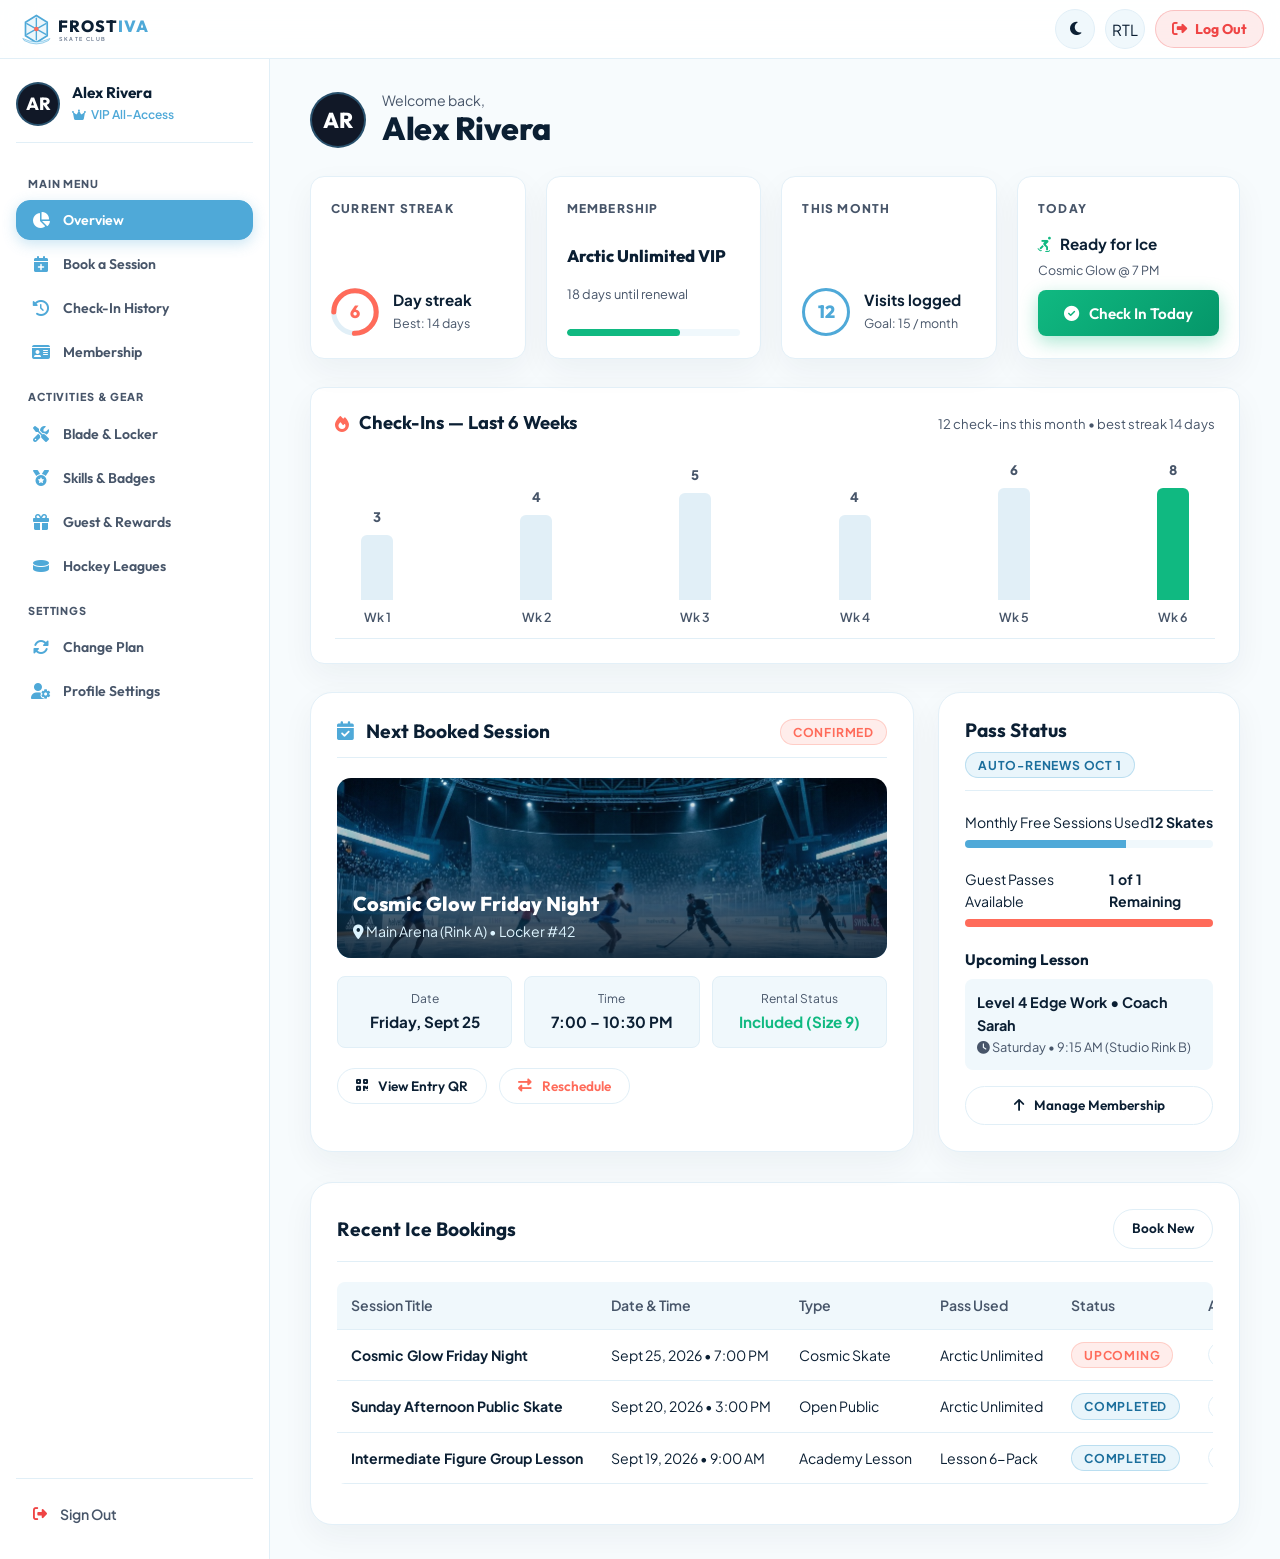
<file: dashboard.html>
<!DOCTYPE html>
<html lang="en" dir="ltr" data-theme="light">
<head>
  <meta charset="UTF-8">
  <meta name="viewport" content="width=device-width, initial-scale=1.0">
  <title>Skater Dashboard — Frostiva</title>
  <meta name="description" content="Manage your ice skating bookings, passes, lesson progress, and league schedules in your Frostiva Skater Dashboard.">
  <link rel="icon" type="image/svg+xml" href="assets/icons/favicon.svg">
  <!-- FontAwesome -->
  <link rel="stylesheet" href="https://cdnjs.cloudflare.com/ajax/libs/font-awesome/6.5.1/css/all.min.css">
  <!-- Stylesheets -->
  <link rel="stylesheet" href="assets/css/style.css">
  <link rel="stylesheet" href="assets/css/responsive.css">
</head>
<body class="dashboard-body">

  <!-- ==================== PAGE PRELOADER ==================== -->
  <div class="page-preloader" id="pagePreloader" aria-hidden="true">
    <div class="preloader-content">
      <div class="preloader-spinner-wrap">
        <svg class="preloader-snowflake-svg" viewBox="0 0 50 50" fill="none">
          <circle cx="25" cy="25" r="22" stroke="rgba(79, 169, 216, 0.2)" stroke-width="3"/>
          <circle cx="25" cy="25" r="22" stroke="url(#iceLoaderGrad)" stroke-width="3.5" stroke-linecap="round" stroke-dasharray="100" stroke-dashoffset="60" class="spinner-ring"/>
          <defs>
            <linearGradient id="iceLoaderGrad" x1="0%" y1="0%" x2="100%" y2="100%">
              <stop offset="0%" stop-color="#4FA9D8"/>
              <stop offset="100%" stop-color="#FF6B5A"/>
            </linearGradient>
          </defs>
        </svg>
        <div class="preloader-icon-center">
          <i class="fas fa-snowflake"></i>
        </div>
      </div>
      <div class="preloader-brand">
        FROST<span>IVA</span>
      </div>
      <div class="preloader-bar">
        <div class="preloader-bar-fill"></div>
      </div>
    </div>
  </div>

  <!-- ==================== NAVBAR ==================== -->
  <!-- ==================== DASHBOARD TOP NAVBAR & SUBNAV STRIP (ZERO GAP MATCHING REFERENCE) ==================== -->
  <header class="header-wrapper dash-custom-header">
    <div class="container nav-container" style="max-width: 100%; padding: 0 16px;">
      <a href="index.html" class="nav-brand" aria-label="Frostiva Home">
        <svg class="frostiva-logo-svg" dir="ltr" viewBox="0 0 240 56" fill="none" style="height: 38px; width: auto;">
          <g transform="translate(6, 4)">
            <polygon points="24,4 40,14 40,34 24,44 8,34 8,14" stroke="#4FA9D8" stroke-width="2.5" fill="rgba(79, 169, 216, 0.1)"/>
            <line x1="24" y1="8" x2="24" y2="40" stroke="#4FA9D8" stroke-width="2" stroke-linecap="round"/>
            <line x1="10" y1="16" x2="38" y2="32" stroke="#4FA9D8" stroke-width="2" stroke-linecap="round"/>
            <line x1="10" y1="32" x2="38" y2="16" stroke="#4FA9D8" stroke-width="2" stroke-linecap="round"/>
            <path d="M4 38 Q24 48 44 38 L42 41 Q24 51 6 41 Z" fill="#DDF4FF" stroke="#4FA9D8" stroke-width="0.8"/>
            <circle cx="24" cy="24" r="3.5" fill="#FF6B5A" />
          </g>
          <text x="62" y="32" font-family="'Outfit', sans-serif" font-size="24" font-weight="800" letter-spacing="1.5" class="brand-text-title" fill="currentColor" text-anchor="start" direction="ltr">
            FROST<tspan fill="#4FA9D8">IVA</tspan>
          </text>
          <text x="63" y="46" font-family="'Plus Jakarta Sans', sans-serif" font-size="8" font-weight="600" letter-spacing="2" fill="#64748B" text-anchor="start" direction="ltr">
            SKATE CLUB
          </text>
        </svg>
      </a>

      <div class="dash-top-actions">
        <button class="icon-btn theme-toggle-btn" aria-label="Toggle Theme" title="Toggle Theme"><i class="fas fa-moon"></i></button>
        <button class="icon-btn rtl-toggle-btn" aria-label="Toggle RTL">
          <span>RTL</span>
        </button>
        <a href="login.html" class="dash-logout-btn" title="Log Out" aria-label="Log Out"><i class="fas fa-sign-out-alt"></i> <span class="desktop-only-txt">Log Out</span></a>
      </div>
    </div>

    <!-- ZERO GAP HORIZONTAL SCROLLABLE TAB BAR -->
    <div class="dash-subnav-strip">
      <nav class="dash-menu">
        <button class="dash-nav-item active" data-view="view-overview" data-title="Skater Overview">
          <i class="fas fa-chart-pie"></i> Overview
        </button>
        <button class="dash-nav-item" data-view="view-book-session" data-title="Book a Session">
          <i class="fas fa-calendar-plus"></i> Book a Session
        </button>
        <button class="dash-nav-item" data-view="view-history" data-title="Check-In History">
          <i class="fas fa-history"></i> Check-In History
        </button>
        <button class="dash-nav-item" data-view="view-my-passes" data-title="Membership &amp; Passes">
          <i class="fas fa-id-card"></i> Membership
        </button>
        <button class="dash-nav-item" data-view="view-gear-locker" data-title="Blade Care &amp; Locker">
          <i class="fas fa-tools"></i> Blade &amp; Locker
        </button>
        <button class="dash-nav-item" data-view="view-skills-badges" data-title="Skills &amp; Badges">
          <i class="fas fa-medal"></i> Skills &amp; Badges
        </button>
        <button class="dash-nav-item" data-view="view-guest-rewards" data-title="Guest Passes &amp; Rewards">
          <i class="fas fa-gift"></i> Guest &amp; Rewards
        </button>
        <button class="dash-nav-item" data-view="view-hockey" data-title="Hockey Leagues">
          <i class="fas fa-hockey-puck"></i> Hockey Leagues
        </button>
        <button class="dash-nav-item" data-view="view-payments" data-title="Change Plan &amp; Billing">
          <i class="fas fa-sync-alt"></i> Change Plan
        </button>
        <button class="dash-nav-item" data-view="view-profile" data-title="Profile Settings">
          <i class="fas fa-user-cog"></i> Profile Settings
        </button>
      </nav>
    </div>
  </header>

  <main>
    <div class="dashboard-layout">
      <!-- DESKTOP SIDEBAR -->
      <aside class="dash-sidebar" aria-label="Dashboard Navigation">
        <div class="dash-sidebar-header">
          <div class="dash-sidebar-user">
            <div class="dash-user-initials-badge sm">AR</div>
            <div class="dash-sidebar-user-meta">
              <strong class="dash-sidebar-username">Alex Rivera</strong>
              <span class="dash-sidebar-userplan"><i class="fas fa-crown"></i> VIP All-Access</span>
            </div>
          </div>
        </div>

        <nav class="dash-sidebar-nav" aria-label="Sidebar Menu">
          <div class="dash-nav-section-title">MAIN MENU</div>
          <button class="dash-nav-item active" data-view="view-overview" data-title="Skater Overview">
            <i class="fas fa-chart-pie"></i> <span>Overview</span>
          </button>
          <button class="dash-nav-item" data-view="view-book-session" data-title="Book a Session">
            <i class="fas fa-calendar-plus"></i> <span>Book a Session</span>
          </button>
          <button class="dash-nav-item" data-view="view-history" data-title="Check-In History">
            <i class="fas fa-history"></i> <span>Check-In History</span>
          </button>
          <button class="dash-nav-item" data-view="view-my-passes" data-title="Membership &amp; Passes">
            <i class="fas fa-id-card"></i> <span>Membership</span>
          </button>

          <div class="dash-nav-section-title">ACTIVITIES &amp; GEAR</div>
          <button class="dash-nav-item" data-view="view-gear-locker" data-title="Blade Care &amp; Locker">
            <i class="fas fa-tools"></i> <span>Blade &amp; Locker</span>
          </button>
          <button class="dash-nav-item" data-view="view-skills-badges" data-title="Skills &amp; Badges">
            <i class="fas fa-medal"></i> <span>Skills &amp; Badges</span>
          </button>
          <button class="dash-nav-item" data-view="view-guest-rewards" data-title="Guest Passes &amp; Rewards">
            <i class="fas fa-gift"></i> <span>Guest &amp; Rewards</span>
          </button>
          <button class="dash-nav-item" data-view="view-hockey" data-title="Hockey Leagues">
            <i class="fas fa-hockey-puck"></i> <span>Hockey Leagues</span>
          </button>

          <div class="dash-nav-section-title">SETTINGS</div>
          <button class="dash-nav-item" data-view="view-payments" data-title="Change Plan &amp; Billing">
            <i class="fas fa-sync-alt"></i> <span>Change Plan</span>
          </button>
          <button class="dash-nav-item" data-view="view-profile" data-title="Profile Settings">
            <i class="fas fa-user-cog"></i> <span>Profile Settings</span>
          </button>
        </nav>

        <div class="dash-sidebar-footer">
          <a href="login.html" class="dash-sidebar-logout">
            <i class="fas fa-sign-out-alt"></i> <span>Sign Out</span>
          </a>
        </div>
      </aside>

      <!-- MAIN CONTENT AREA -->
      <section class="dash-main-content">
        <!-- User Greeting Header (Matching Screenshot) -->
        <div class="dash-welcome-banner">
          <div class="dash-user-initials-badge">AR</div>
          <div class="dash-welcome-text">
            <span class="welcome-sub">Welcome back,</span>
            <h1 class="welcome-name">Alex Rivera</h1>
          </div>
        </div>

        <!-- 1. VIEW: OVERVIEW -->
        <div class="dash-view-content" id="view-overview">
          <!-- 4 Reference Stats Cards -->
          <div class="dash-stats-grid-ref">
            <!-- Stat 1: Current Streak -->
            <div class="dash-ref-stat-card">
              <span class="ref-stat-label">CURRENT STREAK</span>
              <div class="ref-streak-body">
                <div class="ref-circle-streak">
                  <svg viewBox="0 0 36 36" class="circular-chart-sm">
                    <path class="circle-bg" d="M18 2.0845 a 15.9155 15.9155 0 0 1 0 31.831 a 15.9155 15.9155 0 0 1 0 -31.831"/>
                    <path class="circle-fill" stroke-dasharray="75, 100" d="M18 2.0845 a 15.9155 15.9155 0 0 1 0 31.831 a 15.9155 15.9155 0 0 1 0 -31.831"/>
                  </svg>
                  <span class="streak-num">6</span>
                </div>
                <div class="streak-meta-text">
                  <strong>Day streak</strong>
                  <small>Best: 14 days</small>
                </div>
              </div>
            </div>

            <!-- Stat 2: Membership -->
            <div class="dash-ref-stat-card">
              <span class="ref-stat-label">MEMBERSHIP</span>
              <h3 class="ref-membership-name" style="font-size: 1.05rem; line-height: 1.25; margin-bottom: 4px;">Arctic Unlimited VIP</h3>
              <span class="ref-renewal-text">18 days until renewal</span>
              <div class="ref-progress-track">
                <div class="ref-progress-bar" style="width: 65%;"></div>
              </div>
            </div>

            <!-- Stat 3: This Month -->
            <div class="dash-ref-stat-card">
              <span class="ref-stat-label">THIS MONTH</span>
              <div class="ref-streak-body">
                <div class="ref-circle-logged">
                  <span class="logged-num">12</span>
                </div>
                <div class="streak-meta-text">
                  <strong>Visits logged</strong>
                  <small>Goal: 15 / month</small>
                </div>
              </div>
            </div>

            <!-- Stat 4: Today Action -->
            <div class="dash-ref-stat-card today-action-card">
              <div>
                <span class="ref-stat-label">TODAY</span>
                <div style="font-size: 0.95rem; font-weight: 700; color: var(--text-main); margin-bottom: 4px;"><i class="fas fa-skating" style="color: #10B981; margin-right: 6px;"></i> Ready for Ice</div>
                <span style="font-size: 0.78rem; color: var(--text-muted); display: block; margin-bottom: 10px;">Cosmic Glow @ 7 PM</span>
              </div>
              <button class="btn btn-coral ref-checkin-btn" onclick="alert('Successfully checked in for today\'s Public Session! Welcome Alex.');">
                <i class="fas fa-check-circle"></i> Check In Today
              </button>
            </div>
          </div>

          <!-- Check-Ins Chart (Last 6 Weeks) -->
          <div class="dash-chart-card">
            <div class="dash-chart-header">
              <div class="chart-title-wrap">
                <i class="fas fa-fire" style="color: var(--accent-coral);"></i>
                <h3>Check-Ins &mdash; Last 6 Weeks</h3>
              </div>
              <span class="chart-sub-stat">12 check-ins this month &bull; best streak 14 days</span>
            </div>
            
            <!-- Visual Bar Chart -->
            <div class="ref-bar-chart">
              <div class="chart-col">
                <span class="bar-val">3</span>
                <div class="bar-stick" style="height: 38%;"></div>
                <span class="bar-lbl">Wk 1</span>
              </div>
              <div class="chart-col">
                <span class="bar-val">4</span>
                <div class="bar-stick" style="height: 50%;"></div>
                <span class="bar-lbl">Wk 2</span>
              </div>
              <div class="chart-col">
                <span class="bar-val">5</span>
                <div class="bar-stick" style="height: 63%;"></div>
                <span class="bar-lbl">Wk 3</span>
              </div>
              <div class="chart-col">
                <span class="bar-val">4</span>
                <div class="bar-stick" style="height: 50%;"></div>
                <span class="bar-lbl">Wk 4</span>
              </div>
              <div class="chart-col">
                <span class="bar-val">6</span>
                <div class="bar-stick" style="height: 75%;"></div>
                <span class="bar-lbl">Wk 5</span>
              </div>
              <div class="chart-col active-col">
                <span class="bar-val">8</span>
                <div class="bar-stick active-bar" style="height: 100%;"></div>
                <span class="bar-lbl">Wk 6</span>
              </div>
            </div>
          </div>

          <!-- Two Column Layout: Next Session & Pass Status -->
          <div class="dash-grid-two-col">
            <!-- Left: Next Booked Session -->
            <div class="dash-panel">
              <div class="dash-panel-header">
                <h3 class="dash-panel-title"><i class="fas fa-calendar-check" style="color: var(--primary-ice); margin-right: 8px;"></i> Next Booked Session</h3>
                <span class="badge badge-coral">Confirmed</span>
              </div>
              <div class="next-session-hero">
                <img src="assets/images/dashboard-session.jpg" alt="Next Ice Session">
                <div class="next-session-overlay">
                  <div>
                    <h4 style="font-size: 1.25rem; font-weight: 800; color: #fff; margin-bottom: 4px;">Cosmic Glow Friday Night</h4>
                    <p style="font-size: 0.88rem; color: var(--frost-blue); margin: 0;"><i class="fas fa-map-marker-alt"></i> Main Arena (Rink A) &bull; Locker #42</p>
                  </div>
                </div>
              </div>
              <div class="session-meta-triplet">
                <div class="meta-box">
                  <span>Date</span>
                  <strong>Friday, Sept 25</strong>
                </div>
                <div class="meta-box">
                  <span>Time</span>
                  <strong>7:00 – 10:30 PM</strong>
                </div>
                <div class="meta-box">
                  <span>Rental Status</span>
                  <strong style="color: #10B981;">Included (Size 9)</strong>
                </div>
              </div>
              <div style="display: flex; gap: 12px; flex-wrap: wrap;">
                <button class="btn btn-outline btn-sm" onclick="alert('Digital Turnstile QR Code Generated: #FRST-99824');"><i class="fas fa-qrcode"></i> View Entry QR</button>
                <button class="btn btn-outline btn-sm" style="color: var(--accent-coral);" onclick="confirm('Reschedule this session?')"><i class="fas fa-exchange-alt"></i> Reschedule</button>
              </div>
            </div>

            <!-- Right: Membership & Pass Usage -->
            <div class="dash-panel">
              <div class="dash-panel-header">
                <h3 class="dash-panel-title">Pass Status</h3>
                <span class="badge badge-ice">Auto-renews Oct 1</span>
              </div>
              <div style="margin-bottom: 20px;">
                <div style="display: flex; justify-content: space-between; font-size: 0.88rem; margin-bottom: 6px;">
                  <span>Monthly Free Sessions Used</span>
                  <strong>12 Skates</strong>
                </div>
                <div style="width: 100%; height: 8px; background: var(--surface-alt); border-radius: 4px; overflow: hidden;">
                  <div style="width: 65%; height: 100%; background: var(--primary-ice);"></div>
                </div>
              </div>

              <div style="margin-bottom: 24px;">
                <div style="display: flex; justify-content: space-between; font-size: 0.88rem; margin-bottom: 6px;">
                  <span>Guest Passes Available</span>
                  <strong>1 of 1 Remaining</strong>
                </div>
                <div style="width: 100%; height: 8px; background: var(--surface-alt); border-radius: 4px; overflow: hidden;">
                  <div style="width: 100%; height: 100%; background: var(--accent-coral);"></div>
                </div>
              </div>

              <h4 style="font-size: 0.95rem; margin-bottom: 10px;">Upcoming Lesson</h4>
              <div style="background: var(--surface-alt); padding: 12px; border-radius: var(--radius-sm); margin-bottom: 16px;">
                <div style="font-weight: 700; font-size: 0.9rem;">Level 4 Edge Work &bull; Coach Sarah</div>
                <div style="font-size: 0.8rem; color: var(--text-muted);"><i class="fas fa-clock"></i> Saturday &bull; 9:15 AM (Studio Rink B)</div>
              </div>

              <a href="pricing.html" class="btn btn-outline btn-sm" style="width: 100%;"><i class="fas fa-arrow-up"></i> Manage Membership</a>
            </div>
          </div>

          <!-- Recent Bookings Table -->
          <div class="dash-panel">
            <div class="dash-panel-header">
              <h3 class="dash-panel-title">Recent Ice Bookings</h3>
              <a href="sessions.html" class="btn btn-outline btn-sm">Book New</a>
            </div>
            <div class="dash-table-wrap">
              <table class="dash-table">
                <thead>
                  <tr>
                    <th>Session Title</th>
                    <th>Date &amp; Time</th>
                    <th>Type</th>
                    <th>Pass Used</th>
                    <th>Status</th>
                    <th>Action</th>
                  </tr>
                </thead>
                <tbody>
                  <tr>
                    <td><strong>Cosmic Glow Friday Night</strong></td>
                    <td>Sept 25, 2026 &bull; 7:00 PM</td>
                    <td>Cosmic Skate</td>
                    <td>Arctic Unlimited</td>
                    <td><span class="badge badge-coral">Upcoming</span></td>
                    <td><button class="btn btn-outline btn-sm" style="padding: 4px 10px; font-size: 0.75rem;" onclick="alert('Booking Code: #FRST-99824');">QR Pass</button></td>
                  </tr>
                  <tr>
                    <td><strong>Sunday Afternoon Public Skate</strong></td>
                    <td>Sept 20, 2026 &bull; 3:00 PM</td>
                    <td>Open Public</td>
                    <td>Arctic Unlimited</td>
                    <td><span class="badge badge-ice">Completed</span></td>
                    <td><button class="btn btn-outline btn-sm" style="padding: 4px 10px; font-size: 0.75rem;">Receipt</button></td>
                  </tr>
                  <tr>
                    <td><strong>Intermediate Figure Group Lesson</strong></td>
                    <td>Sept 19, 2026 &bull; 9:00 AM</td>
                    <td>Academy Lesson</td>
                    <td>Lesson 6-Pack</td>
                    <td><span class="badge badge-ice">Completed</span></td>
                    <td><button class="btn btn-outline btn-sm" style="padding: 4px 10px; font-size: 0.75rem;">Notes</button></td>
                  </tr>
                </tbody>
              </table>
            </div>
          </div>
        </div>

        <!-- 2. VIEW: BOOK A SESSION -->
        <div class="dash-view-content" id="view-book-session" style="display: none;">
          <div class="dash-panel">
            <div class="dash-panel-header">
              <h3 class="dash-panel-title">Select Ice Session to Reserve</h3>
            </div>
            <div class="dash-book-session-grid">
              <div class="slot-card">
                <div class="slot-time">Today &bull; 1:30 PM</div>
                <div class="session-title" style="font-size: 1.1rem;">Afternoon Open Skate</div>
                <span class="badge badge-ice">Free with your pass</span>
                <button class="btn btn-primary btn-sm" onclick="alert('Reserved for Today 1:30 PM!');">Confirm Booking</button>
              </div>
              <div class="slot-card">
                <div class="slot-time">Tomorrow &bull; 7:00 PM</div>
                <div class="session-title" style="font-size: 1.1rem;">Friday Cosmic Glow</div>
                <span class="badge badge-coral">Booked</span>
                <button class="btn btn-primary btn-sm" onclick="alert('You already have a reserved pass for Friday Cosmic Glow 7:00 PM!');">Already Booked</button>
              </div>
              <div class="slot-card">
                <div class="slot-time">Saturday &bull; 11:00 AM</div>
                <div class="session-title" style="font-size: 1.1rem;">Weekend Family Skate</div>
                <span class="badge badge-ice">Free with your pass</span>
                <button class="btn btn-primary btn-sm" onclick="alert('Reserved for Saturday 11:00 AM!');">Confirm Booking</button>
              </div>
            </div>
          </div>
        </div>

        <!-- 3. VIEW: MY PASSES -->
        <div class="dash-view-content" id="view-my-passes" style="display: none;">
          <div class="dash-panel">
            <div class="dash-panel-header">
              <h3 class="dash-panel-title">Active Passes &amp; Punch Cards</h3>
            </div>
            <div class="programs-grid" style="display: grid; grid-template-columns: repeat(auto-fit, minmax(280px, 1fr)); gap: 20px;">
              <div class="slot-card" style="display: flex; flex-direction: column; justify-content: space-between; height: 100%;">
                <div>
                  <span class="badge badge-coral">Primary Membership</span>
                  <h3 class="session-title" style="margin-top: 10px;">Arctic Unlimited Pass</h3>
                  <p class="session-text" style="color: var(--text-muted); font-size: 0.9rem;">Valid through October 31, 2026. Unlimited access to all sessions and skate rental.</p>
                </div>
                <div class="program-price" style="font-size: 1.4rem; font-weight: 800; color: var(--primary-ice); margin-top: 14px;">$89 / mo</div>
              </div>
              <div class="slot-card" style="display: flex; flex-direction: column; justify-content: space-between; height: 100%;">
                <div>
                  <span class="badge badge-ice">Punch Card</span>
                  <h3 class="session-title" style="margin-top: 10px;">Guest Pass (1 Remaining)</h3>
                  <p class="session-text" style="color: var(--text-muted); font-size: 0.9rem;">Bring a friend to any regular open skate session for free.</p>
                </div>
                <button class="btn btn-primary btn-sm" style="width: 100%; margin-top: 14px;" onclick="alert('Guest Pass Voucher code: #GUEST-882');">Claim Voucher</button>
              </div>
            </div>
          </div>
        </div>

        <!-- 4. VIEW: MY LESSONS -->
        <div class="dash-view-content" id="view-my-lessons" style="display: none;">
          <div class="dash-panel">
            <div class="dash-panel-header">
              <h3 class="dash-panel-title">Enrolled Lesson Progress</h3>
            </div>
            <div style="background: var(--surface-alt); padding: 18px; border-radius: var(--radius-md); margin-bottom: 20px;">
              <h4>Level 4 Figure Skating Curriculum</h4>
              <p style="color: var(--text-muted); font-size: 0.9rem; margin-bottom: 10px;">Coach: Sarah Jenkins &bull; 4 of 6 Weeks Completed</p>
              <div style="width: 100%; height: 10px; background: var(--surface-border); border-radius: 5px; overflow: hidden;">
                <div style="width: 66%; height: 100%; background: var(--primary-ice);"></div>
              </div>
            </div>
          </div>
        </div>

        <!-- NEW VIEW 1: BLADE CARE & GEAR LOCKER -->
        <div class="dash-view-content" id="view-gear-locker" style="display: none;">
          <div class="dash-panel" style="margin-bottom: 24px;">
            <div class="dash-panel-header">
              <h3 class="dash-panel-title"><i class="fas fa-tools" style="color: var(--primary-ice); margin-right: 8px;"></i> Blade Maintenance &amp; Day Locker</h3>
              <span class="badge badge-ice">Smart Locker #142</span>
            </div>
            
            <div class="dash-gear-locker-grid">
              <!-- Sub-card 1: Blade Telemetry -->
              <div class="dash-gear-box">
                <div class="dash-gear-header">
                  <h4><i class="fas fa-crosshairs" style="color: #10B981;"></i> Laser Blade Edge</h4>
                  <span class="badge badge-green">Optimal Edge</span>
                </div>
                <p style="font-size: 0.85rem; color: var(--text-muted); margin-bottom: 14px;">Radius: <strong>1/2" Hollow</strong> &bull; Sharpened 4 days ago by Pro Tech Elena.</p>
                <div style="margin-bottom: 14px;">
                  <div style="display: flex; justify-content: space-between; font-size: 0.8rem; margin-bottom: 4px;">
                    <span>Remaining Edge Life (8 sessions left)</span>
                    <strong>75%</strong>
                  </div>
                  <div style="width: 100%; height: 8px; background: var(--surface-border); border-radius: 4px; overflow: hidden;">
                    <div style="width: 75%; height: 100%; background: #10B981;"></div>
                  </div>
                </div>
                <button class="btn btn-primary btn-sm" style="width: 100%; margin-top: auto;" onclick="alert('Priority Blade Sharpening booked for your next session!');"><i class="fas fa-magic"></i> Book 10-Min Sharpening ($12)</button>
              </div>

              <!-- Sub-card 2: Assigned Smart Locker -->
              <div class="dash-gear-box">
                <div class="dash-gear-header">
                  <h4><i class="fas fa-lock" style="color: var(--accent-coral);"></i> RFID Locker #142</h4>
                  <span class="badge badge-coral">Bay A &bull; Upper</span>
                </div>
                <div style="background: var(--card-bg); border: 1px solid var(--card-border); border-radius: var(--radius-sm); padding: 12px; margin-bottom: 14px; text-align: center;">
                  <span style="font-size: 0.75rem; color: var(--text-muted); display: block; text-transform: uppercase; letter-spacing: 1px;">Digital PIN Passcode</span>
                  <strong style="font-family: var(--font-heading); font-size: 1.6rem; letter-spacing: 4px; color: var(--primary-ice);">8492</strong>
                </div>
                <button class="btn btn-primary btn-sm" style="width: 100%; margin-top: auto;" onclick="alert('NFC Mobile Key Activated: Tap your phone at Locker #142 scanner.');"><i class="fas fa-mobile-alt"></i> Tap NFC to Unlock</button>
              </div>

              <!-- Sub-card 3: Boot Specs -->
              <div class="dash-gear-box">
                <div class="dash-gear-header">
                  <h4><i class="fas fa-shoe-prints" style="color: var(--primary-ice);"></i> Personal Skater Profile</h4>
                  <span class="badge badge-ice">Active Profile</span>
                </div>
                <ul style="font-size: 0.85rem; color: var(--text-muted); display: flex; flex-direction: column; gap: 8px; margin-bottom: 16px;">
                  <li><strong>Boot Model:</strong> Jackson Freestyle Elite Fusion</li>
                  <li><strong>Size &amp; Width:</strong> Men's 9.5 Regular</li>
                  <li><strong>Blade:</strong> Ultima Matrix Legacy 9.75"</li>
                  <li><strong>Lacing Profile:</strong> High Ankle Lock Support</li>
                </ul>
                <button class="btn btn-primary btn-sm" style="width: 100%; margin-top: auto;" onclick="alert('Profile updated with Pro Shop registry.');"><i class="fas fa-edit"></i> Edit Gear Profile</button>
              </div>
            </div>
          </div>
        </div>

        <!-- NEW VIEW 2: SKILLS & BADGES -->
        <div class="dash-view-content" id="view-skills-badges" style="display: none;">
          <div class="dash-panel" style="margin-bottom: 24px;">
            <div class="dash-panel-header">
              <h3 class="dash-panel-title"><i class="fas fa-medal" style="color: var(--primary-ice); margin-right: 8px;"></i> Skater Skill Pathway &amp; Unlocks</h3>
              <span class="badge badge-coral">Tier 2 Certified</span>
            </div>

            <!-- Current Certification Summary -->
            <div class="dash-milestone-banner" style="background: linear-gradient(135deg, rgba(79, 169, 216, 0.12) 0%, rgba(16, 42, 67, 0.08) 100%); border: 1px solid rgba(79, 169, 216, 0.3); border-radius: var(--radius-md); padding: 20px; margin-bottom: 24px; display: flex; justify-content: space-between; align-items: center; flex-wrap: wrap; gap: 14px;">
              <div>
                <span style="font-size: 0.78rem; text-transform: uppercase; font-weight: 800; color: var(--primary-ice); letter-spacing: 1px;">Current Milestone</span>
                <h4 style="font-size: 1.25rem; font-weight: 800; margin: 4px 0;">USFS Basic Skills Level 4</h4>
                <p style="font-size: 0.85rem; color: var(--text-muted); margin: 0;">Verified by Coach Sarah Jenkins &bull; Ready for Tier 3 Edge Master</p>
              </div>
              <button class="btn btn-primary btn-sm" onclick="alert('Digital Certificate downloaded: USFS-LVL4-AlexRivera.pdf');"><i class="fas fa-download"></i> Download Certificate</button>
            </div>

            <!-- 4 Milestone Drill Progress Bars -->
            <h4 style="font-size: 1.05rem; margin-bottom: 14px;">Tier 3 Assessment Readiness</h4>
            <div style="display: grid; grid-template-columns: repeat(auto-fit, minmax(240px, 1fr)); gap: 16px; margin-bottom: 28px;">
              <div style="background: var(--surface-alt); padding: 14px; border-radius: var(--radius-sm); border: 1px solid var(--surface-border);">
                <div style="display: flex; justify-content: space-between; font-size: 0.82rem; margin-bottom: 6px;">
                  <span>Forward Inside Edges</span>
                  <strong style="color: #10B981;">100% (Passed)</strong>
                </div>
                <div style="width: 100%; height: 6px; background: var(--surface-border); border-radius: 3px; overflow: hidden;">
                  <div style="width: 100%; height: 100%; background: #10B981;"></div>
                </div>
              </div>

              <div style="background: var(--surface-alt); padding: 14px; border-radius: var(--radius-sm); border: 1px solid var(--surface-border);">
                <div style="display: flex; justify-content: space-between; font-size: 0.82rem; margin-bottom: 6px;">
                  <span>Continuous Crossovers</span>
                  <strong style="color: var(--primary-ice);">85%</strong>
                </div>
                <div style="width: 100%; height: 6px; background: var(--surface-border); border-radius: 3px; overflow: hidden;">
                  <div style="width: 85%; height: 100%; background: var(--primary-ice);"></div>
                </div>
              </div>

              <div style="background: var(--surface-alt); padding: 14px; border-radius: var(--radius-sm); border: 1px solid var(--surface-border);">
                <div style="display: flex; justify-content: space-between; font-size: 0.82rem; margin-bottom: 6px;">
                  <span>Waltz Jump Rotation</span>
                  <strong style="color: var(--accent-coral);">65%</strong>
                </div>
                <div style="width: 100%; height: 6px; background: var(--surface-border); border-radius: 3px; overflow: hidden;">
                  <div style="width: 65%; height: 100%; background: var(--accent-coral);"></div>
                </div>
              </div>

              <div style="background: var(--surface-alt); padding: 14px; border-radius: var(--radius-sm); border: 1px solid var(--surface-border);">
                <div style="display: flex; justify-content: space-between; font-size: 0.82rem; margin-bottom: 6px;">
                  <span>One-Foot Scratch Spin</span>
                  <strong style="color: var(--text-muted);">45%</strong>
                </div>
                <div style="width: 100%; height: 6px; background: var(--surface-border); border-radius: 3px; overflow: hidden;">
                  <div style="width: 45%; height: 100%; background: #64748B;"></div>
                </div>
              </div>
            </div>

            <!-- Digital Badges Grid -->
            <h4 style="font-size: 1.05rem; margin-bottom: 14px;">Achievement Badge Cabinet</h4>
            <div style="display: grid; grid-template-columns: repeat(auto-fit, minmax(180px, 1fr)); gap: 14px;">
              <div style="background: var(--surface-alt); border: 1px solid var(--surface-border); border-radius: var(--radius-md); padding: 16px; text-align: center;">
                <div style="font-size: 2rem; margin-bottom: 6px;">🥇</div>
                <strong style="font-size: 0.9rem; display: block;">100 Laps Milestone</strong>
                <small style="color: #10B981; font-weight: 700;">Unlocked</small>
              </div>
              <div style="background: var(--surface-alt); border: 1px solid var(--surface-border); border-radius: var(--radius-md); padding: 16px; text-align: center;">
                <div style="font-size: 2rem; margin-bottom: 6px;">⚡</div>
                <strong style="font-size: 0.9rem; display: block;">Cosmic Speedster</strong>
                <small style="color: #10B981; font-weight: 700;">Unlocked</small>
              </div>
              <div style="background: var(--surface-alt); border: 1px solid var(--surface-border); border-radius: var(--radius-md); padding: 16px; text-align: center;">
                <div style="font-size: 2rem; margin-bottom: 6px;">❄️</div>
                <strong style="font-size: 0.9rem; display: block;">14-Day Streak</strong>
                <small style="color: #10B981; font-weight: 700;">Unlocked</small>
              </div>
              <div style="background: var(--surface-alt); border: 1px solid var(--surface-border); border-radius: var(--radius-md); padding: 16px; text-align: center; opacity: 0.65;">
                <div style="font-size: 2rem; margin-bottom: 6px;">⛸️</div>
                <strong style="font-size: 0.9rem; display: block;">Axel Apprentice</strong>
                <small style="color: var(--text-muted); font-weight: 600;">60% In Progress</small>
              </div>
            </div>
          </div>
        </div>

        <!-- NEW VIEW 3: GUEST PASSES & REWARDS -->
        <div class="dash-view-content" id="view-guest-rewards" style="display: none;">
          <div class="dash-panel" style="margin-bottom: 24px;">
            <div class="dash-panel-header">
              <h3 class="dash-panel-title"><i class="fas fa-gift" style="color: var(--primary-ice); margin-right: 8px;"></i> Guest Passes &amp; Frost Rewards</h3>
              <span class="badge badge-ice">1,450 Frost Points</span>
            </div>

            <!-- Top Rewards Status -->
            <div style="background: linear-gradient(135deg, #102A43 0%, #081827 100%); color: #fff; border-radius: var(--radius-md); padding: 22px; margin-bottom: 24px;">
              <div style="display: flex; justify-content: space-between; align-items: flex-start; margin-bottom: 12px; flex-wrap: wrap; gap: 10px;">
                <div>
                  <span style="font-size: 0.78rem; text-transform: uppercase; letter-spacing: 1px; color: var(--frost-blue);">Reward Tier Status</span>
                  <h3 style="font-size: 1.4rem; color: #fff; margin: 4px 0;">Gold Glide Member</h3>
                </div>
                <span class="badge" style="background: #F59E0B; color: #000; font-weight: 800;">1.5x Points Multiplier</span>
              </div>
              <div style="display: flex; justify-content: space-between; font-size: 0.82rem; color: var(--frost-blue); margin-bottom: 6px;">
                <span>Progress to Platinum Tier (2,000 Pts)</span>
                <strong>1,450 / 2,000 Pts</strong>
              </div>
              <div style="width: 100%; height: 8px; background: rgba(255, 255, 255, 0.15); border-radius: 4px; overflow: hidden;">
                <div style="width: 72.5%; height: 100%; background: #F59E0B;"></div>
              </div>
            </div>

            <!-- Send Guest Invite Pass -->
            <div style="background: var(--surface-alt); border: 1px solid var(--surface-border); border-radius: var(--radius-md); padding: 20px; margin-bottom: 24px;">
              <div style="display: flex; justify-content: space-between; align-items: center; flex-wrap: wrap; gap: 10px; margin-bottom: 12px;">
                <h4 style="font-size: 1.05rem; margin: 0; line-height: 1.3;"><i class="fas fa-ticket-alt" style="color: var(--accent-coral); margin-right: 6px;"></i> 2 Free Guest Passes Remaining</h4>
                <span class="badge badge-coral" style="white-space: nowrap; flex-shrink: 0;">Free for Friends</span>
              </div>
              <p style="font-size: 0.88rem; color: var(--text-muted); margin-bottom: 14px;">Invite a friend or family member for a complimentary 3-hour public skating session including skate rental.</p>
              <div class="guest-pass-form">
                <input type="text" placeholder="Friend's Name / Email" class="form-control">
                <button class="btn btn-coral btn-sm" onclick="alert('Guest Pass Invite generated! Shareable Link: https://frostivaice.com/guest?ref=ALEX992');"><i class="fas fa-paper-plane"></i> Send Guest Pass</button>
              </div>
            </div>

            <!-- Rewards Catalog -->
            <h4 style="font-size: 1.05rem; margin-bottom: 14px;">Redeem Your Frost Points</h4>
            <div class="rewards-catalog-grid">
              <div class="reward-card">
                <div class="reward-img-wrap">
                  <img src="assets/images/dashboard-reward-cocoa.jpg" alt="Swiss Hot Cocoa &amp; Treat" class="reward-img">
                </div>
                <strong>Swiss Hot Cocoa &amp; Treat</strong>
                <span class="reward-pts">250 Pts</span>
                <button class="btn btn-primary btn-sm" style="width: 100%; margin-top: auto;" onclick="alert('Redeemed! Voucher code #COCOA-142 sent to your profile.');">Redeem</button>
              </div>

              <div class="reward-card">
                <div class="reward-img-wrap">
                  <img src="assets/images/dashboard-reward-sharpening.jpg" alt="Precision Blade Sharpening" class="reward-img">
                </div>
                <strong>Precision Blade Sharpening</strong>
                <span class="reward-pts">600 Pts</span>
                <button class="btn btn-primary btn-sm" style="width: 100%; margin-top: auto;" onclick="alert('Redeemed! Free Pro Sharpening voucher active.');">Redeem</button>
              </div>

              <div class="reward-card">
                <div class="reward-img-wrap">
                  <img src="assets/images/dashboard-reward-vip.jpg" alt="VIP Cosmic Glow Entry" class="reward-img">
                </div>
                <strong>VIP Cosmic Glow Entry</strong>
                <span class="reward-pts">850 Pts</span>
                <button class="btn btn-primary btn-sm" style="width: 100%; margin-top: auto;" onclick="alert('Redeemed! Cosmic VIP pass added to Upcoming Sessions.');">Redeem</button>
              </div>
            </div>
          </div>
        </div>

        <!-- 5. VIEW: HOCKEY LEAGUES -->
        <div class="dash-view-content" id="view-hockey" style="display: none;">
          <div class="dash-panel">
            <div class="dash-panel-header">
              <h3 class="dash-panel-title">Division B Adult League Standings</h3>
            </div>
            <div class="dash-table-wrap">
              <table class="dash-table">
                <thead>
                  <tr>
                    <th>Team</th>
                    <th>GP</th>
                    <th>W</th>
                    <th>L</th>
                    <th>PTS</th>
                  </tr>
                </thead>
                <tbody>
                  <tr>
                    <td><strong>Frostiva Polar Bears</strong></td>
                    <td>8</td>
                    <td>6</td>
                    <td>2</td>
                    <td>12</td>
                  </tr>
                  <tr>
                    <td><strong>Glacier Wolves</strong></td>
                    <td>8</td>
                    <td>5</td>
                    <td>3</td>
                    <td>10</td>
                  </tr>
                  <tr>
                    <td><strong>Arctic Blades</strong></td>
                    <td>8</td>
                    <td>4</td>
                    <td>4</td>
                    <td>8</td>
                  </tr>
                  <tr>
                    <td><strong>Ice Hawks</strong></td>
                    <td>8</td>
                    <td>2</td>
                    <td>6</td>
                    <td>4</td>
                  </tr>
                </tbody>
              </table>
            </div>
          </div>
        </div>

        <!-- 6. VIEW: UPCOMING SESSIONS -->
        <div class="dash-view-content" id="view-upcoming" style="display: none;">
          <div class="dash-panel">
            <div class="dash-panel-header">
              <h3 class="dash-panel-title">Upcoming Schedule</h3>
            </div>
            <p style="color: var(--text-muted); margin-bottom: 14px;">Your next scheduled attendance is for Friday Night Cosmic Glow.</p>
            <button class="btn btn-coral" onclick="alert('Pass active: scan at Rink A turnstile.');"><i class="fas fa-qrcode"></i> Scan Turnstile Pass</button>
          </div>
        </div>

        <!-- 7. VIEW: HISTORY -->
        <div class="dash-view-content" id="view-history" style="display: none;">
          <div class="dash-panel">
            <div class="dash-panel-header">
              <h3 class="dash-panel-title">All-Time Skater History</h3>
            </div>
            <p style="color: var(--text-muted); margin-bottom: 16px;">You have completed 34 total ice visits at Frostiva this year!</p>
            <div class="dash-stats-grid-ref" style="margin-bottom: 20px;">
              <div class="dash-stat-card">
                <span class="dash-stat-label">Total Visits</span>
                <strong class="dash-stat-value">34</strong>
              </div>
              <div class="dash-stat-card">
                <span class="dash-stat-label">Hours On Ice</span>
                <strong class="dash-stat-value">68.5 hrs</strong>
              </div>
            </div>
          </div>
        </div>

        <!-- 8. VIEW: PAYMENTS -->
        <div class="dash-view-content" id="view-payments" style="display: none;">
          <div class="dash-panel" style="margin-bottom: 24px;">
            <div class="dash-panel-header" style="margin-bottom: 20px;">
              <h3 class="dash-panel-title"><i class="fas fa-credit-card" style="color: var(--primary-ice); margin-right: 8px;"></i> Payment Methods &amp; Invoices</h3>
              <button class="btn btn-primary btn-sm" onclick="alert('Add payment method modal opened.');"><i class="fas fa-plus"></i> Add Card</button>
            </div>

            <!-- Primary Card & Billing Summary Grid -->
            <div class="dash-payment-methods-grid" style="display: grid; grid-template-columns: repeat(auto-fit, minmax(280px, 1fr)); gap: 20px; margin-bottom: 28px;">
              <div style="background: var(--surface-alt); border: 1px solid var(--surface-border); border-radius: var(--radius-md); padding: 22px; display: flex; flex-direction: column; justify-content: space-between;">
                <div style="display: flex; justify-content: space-between; align-items: flex-start; margin-bottom: 16px;">
                  <div style="display: flex; align-items: center; gap: 12px;">
                    <div style="width: 44px; height: 32px; background: #1A1F71; border-radius: 4px; display: flex; align-items: center; justify-content: center; color: #fff; font-size: 1.2rem; font-weight: 800;">
                      <i class="fab fa-cc-visa"></i>
                    </div>
                    <div>
                      <strong style="font-size: 1rem; display: block;">Visa ending in •••• 4821</strong>
                      <span style="font-size: 0.8rem; color: var(--text-muted);">Expires 08/29 &bull; Alex Rivera</span>
                    </div>
                  </div>
                  <span class="badge badge-ice">Default</span>
                </div>
                <div style="display: flex; justify-content: space-between; align-items: center; padding-top: 14px; border-top: 1px solid var(--surface-border); margin-top: 10px;">
                  <span style="font-size: 0.82rem; color: var(--text-muted);"><i class="fas fa-shield-alt" style="color: #10B981;"></i> Auto-Pay Active</span>
                  <button class="btn btn-outline btn-sm" style="padding: 4px 12px; font-size: 0.78rem;" onclick="alert('Update card details');">Edit Card</button>
                </div>
              </div>

              <div style="background: linear-gradient(135deg, rgba(79, 169, 216, 0.1) 0%, rgba(16, 42, 67, 0.06) 100%); border: 1px solid rgba(79, 169, 216, 0.3); border-radius: var(--radius-md); padding: 22px; display: flex; flex-direction: column; justify-content: space-between;">
                <div>
                  <span style="font-size: 0.78rem; text-transform: uppercase; font-weight: 800; color: var(--primary-ice); letter-spacing: 1px;">Upcoming Plan Renewal</span>
                  <h4 style="font-size: 1.4rem; font-weight: 800; margin: 6px 0;">$89.00 <span style="font-size: 0.85rem; font-weight: 500; color: var(--text-muted);">/ month</span></h4>
                  <p style="font-size: 0.85rem; color: var(--text-muted); margin: 0;">Arctic Unlimited Pass &bull; Next billing date: <strong>October 1, 2026</strong></p>
                </div>
                <div style="margin-top: 16px;">
                  <a href="pricing.html" class="btn btn-primary btn-sm" style="width: 100%; text-align: center;"><i class="fas fa-sync-alt"></i> Change / Upgrade Plan</a>
                </div>
              </div>
            </div>

            <!-- Invoice History -->
            <h4 style="font-size: 1.05rem; margin-bottom: 14px;"><i class="fas fa-file-invoice-dollar" style="color: var(--primary-ice); margin-right: 6px;"></i> Recent Billing Invoices</h4>
            <div class="dash-table-wrap">
              <table class="dash-table">
                <thead>
                  <tr>
                    <th>Invoice ID</th>
                    <th>Date</th>
                    <th>Plan / Description</th>
                    <th>Amount</th>
                    <th>Status</th>
                    <th>Receipt</th>
                  </tr>
                </thead>
                <tbody>
                  <tr>
                    <td><strong>#INV-2026-0901</strong></td>
                    <td>Sept 1, 2026</td>
                    <td>Arctic Unlimited Pass (Monthly)</td>
                    <td>$89.00</td>
                    <td><span class="badge badge-ice" style="background: rgba(16, 185, 129, 0.15); color: #10B981; border: 1px solid rgba(16, 185, 129, 0.3);">Paid</span></td>
                    <td><button class="btn btn-outline btn-sm" style="padding: 4px 10px; font-size: 0.75rem;" onclick="alert('Downloading PDF Receipt #INV-2026-0901...');"><i class="fas fa-download"></i> PDF</button></td>
                  </tr>
                  <tr>
                    <td><strong>#INV-2026-0801</strong></td>
                    <td>Aug 1, 2026</td>
                    <td>Arctic Unlimited Pass (Monthly)</td>
                    <td>$89.00</td>
                    <td><span class="badge badge-ice" style="background: rgba(16, 185, 129, 0.15); color: #10B981; border: 1px solid rgba(16, 185, 129, 0.3);">Paid</span></td>
                    <td><button class="btn btn-outline btn-sm" style="padding: 4px 10px; font-size: 0.75rem;" onclick="alert('Downloading PDF Receipt #INV-2026-0801...');"><i class="fas fa-download"></i> PDF</button></td>
                  </tr>
                  <tr>
                    <td><strong>#INV-2026-0701</strong></td>
                    <td>July 1, 2026</td>
                    <td>Arctic Unlimited Pass + Pro Blade Sharpening</td>
                    <td>$101.00</td>
                    <td><span class="badge badge-ice" style="background: rgba(16, 185, 129, 0.15); color: #10B981; border: 1px solid rgba(16, 185, 129, 0.3);">Paid</span></td>
                    <td><button class="btn btn-outline btn-sm" style="padding: 4px 10px; font-size: 0.75rem;" onclick="alert('Downloading PDF Receipt #INV-2026-0701...');"><i class="fas fa-download"></i> PDF</button></td>
                  </tr>
                </tbody>
              </table>
            </div>
          </div>
        </div>

        <!-- 9. VIEW: PROFILE -->
        <div class="dash-view-content" id="view-profile" style="display: none;">
          <div class="dash-panel">
            <div class="dash-panel-header">
              <h3 class="dash-panel-title">Skater Profile Settings</h3>
            </div>
            <form style="max-width: 500px;" onsubmit="event.preventDefault(); alert('Profile Saved!');">
              <div class="form-group">
                <label class="form-label">Full Name</label>
                <input type="text" class="form-control" value="Alex Morgan">
              </div>
              <div class="form-group">
                <label class="form-label">Rental Skate Size</label>
                <input type="text" class="form-control" value="Size 9 (Figure / Standard)">
              </div>
              <div class="form-group">
                <label class="form-label">Emergency Contact Phone</label>
                <input type="tel" class="form-control" value="(555) 392-1084">
              </div>
              <button type="submit" class="btn btn-primary"><i class="fas fa-save"></i> Save Changes</button>
            </form>
          </div>
        </div>

      </section>
    </div>
  </main>

  <!-- Back to Top Button -->
  <button class="back-to-top" id="backToTop" aria-label="Back to top">
    <i class="fas fa-chevron-up"></i>
  </button>

  <script src="assets/js/main.js"></script>
</body>
</html>
</file>
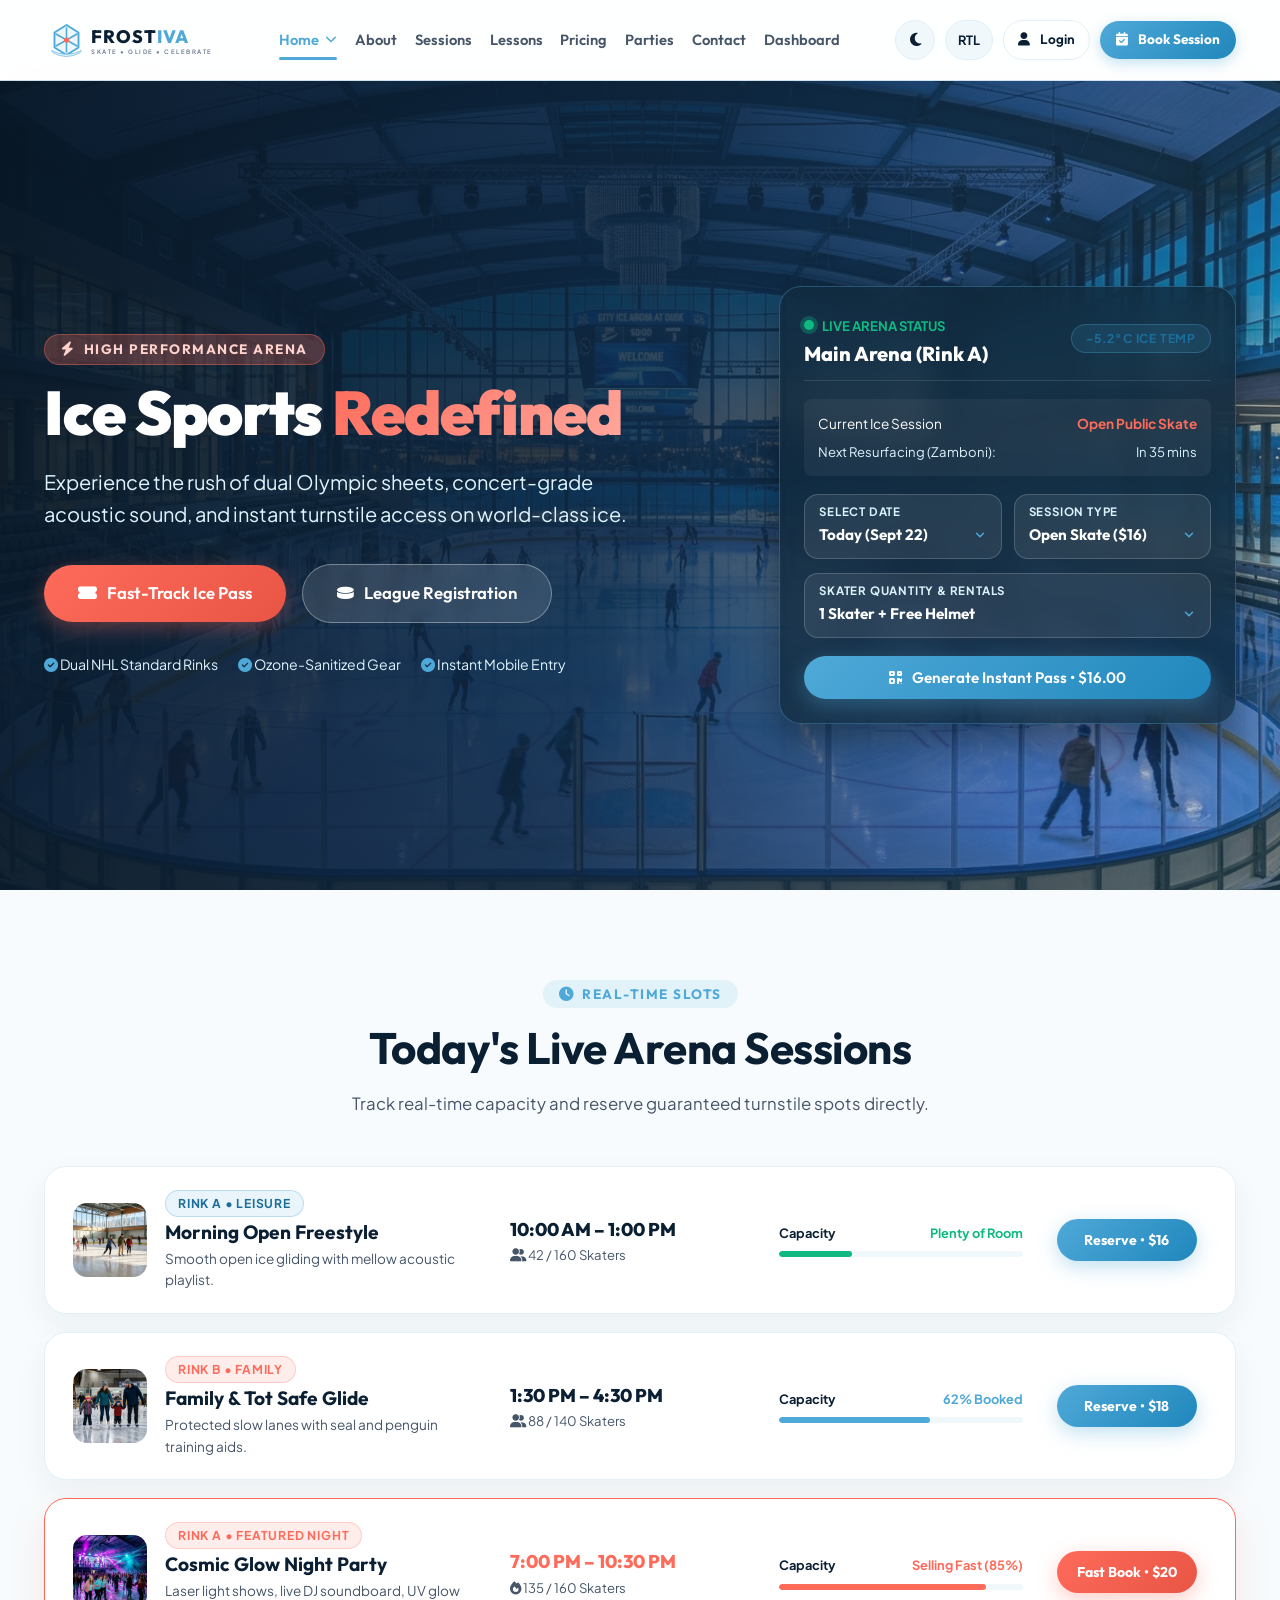
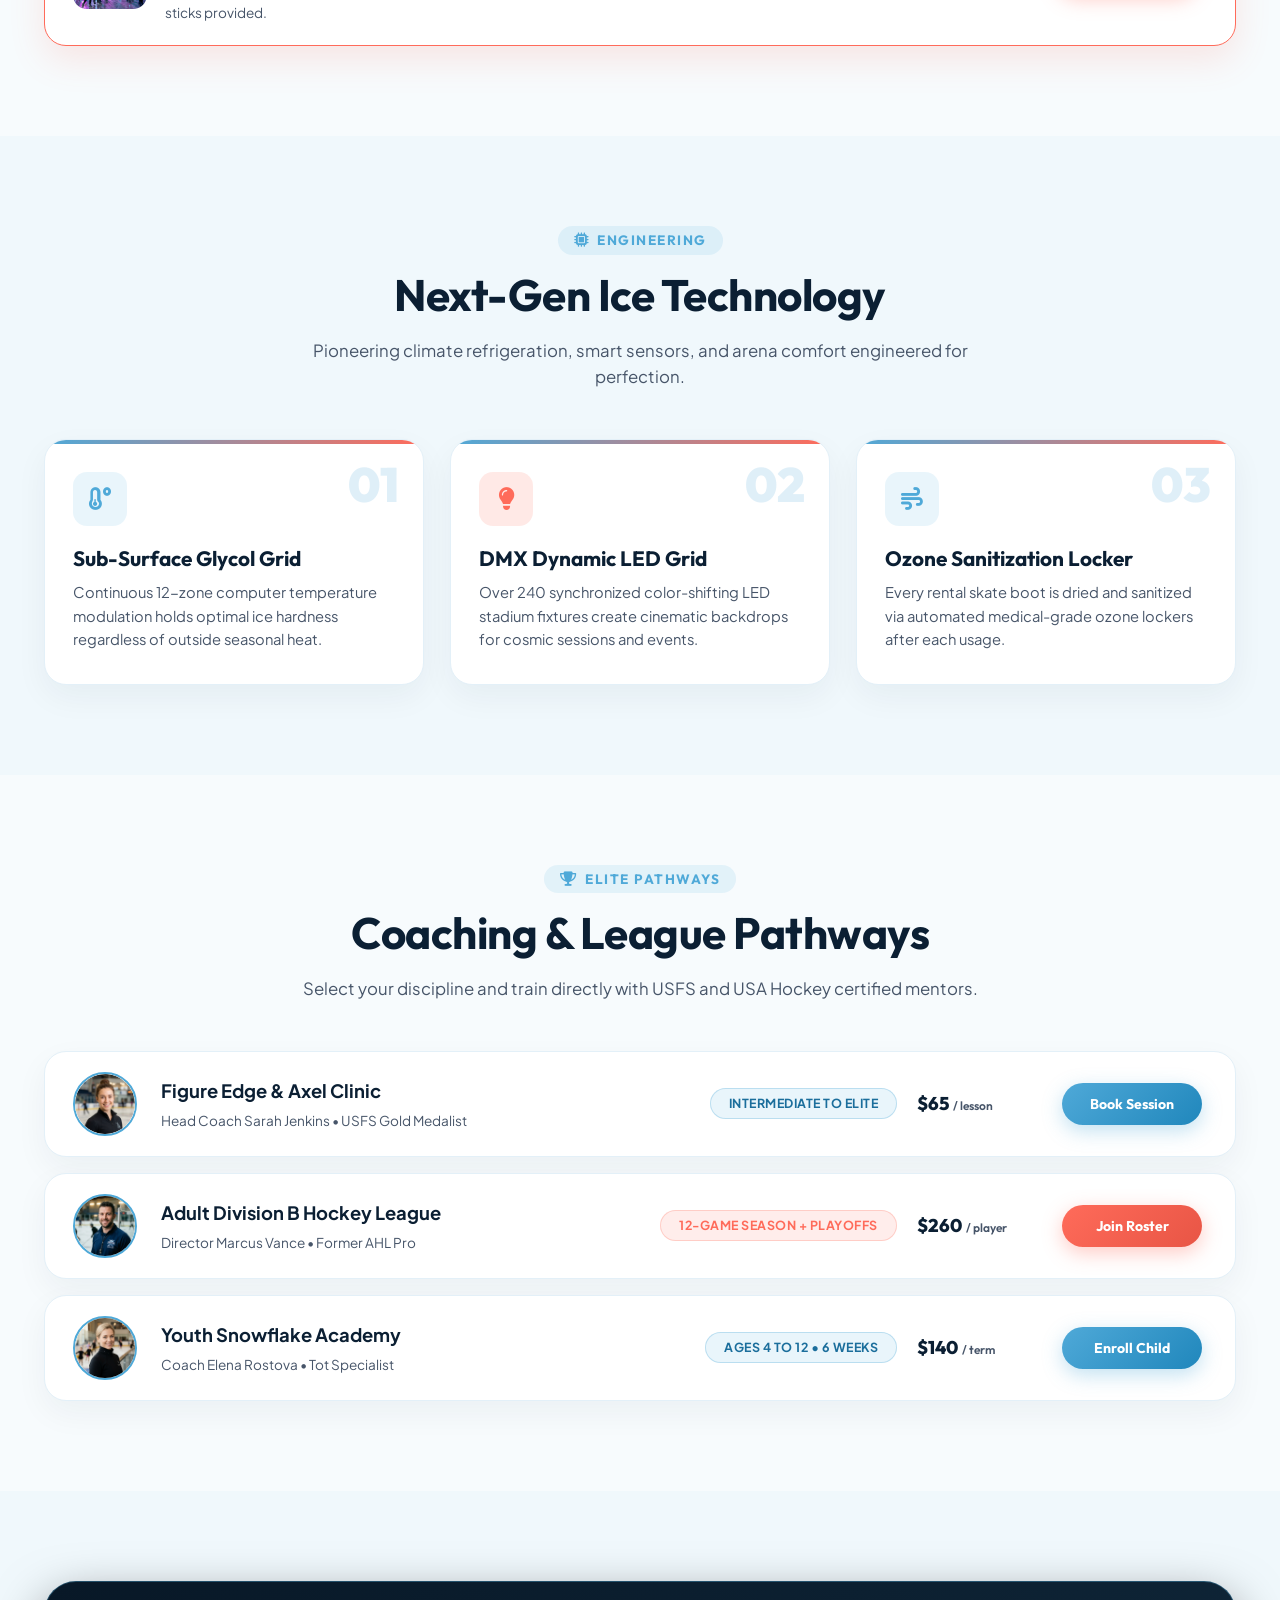
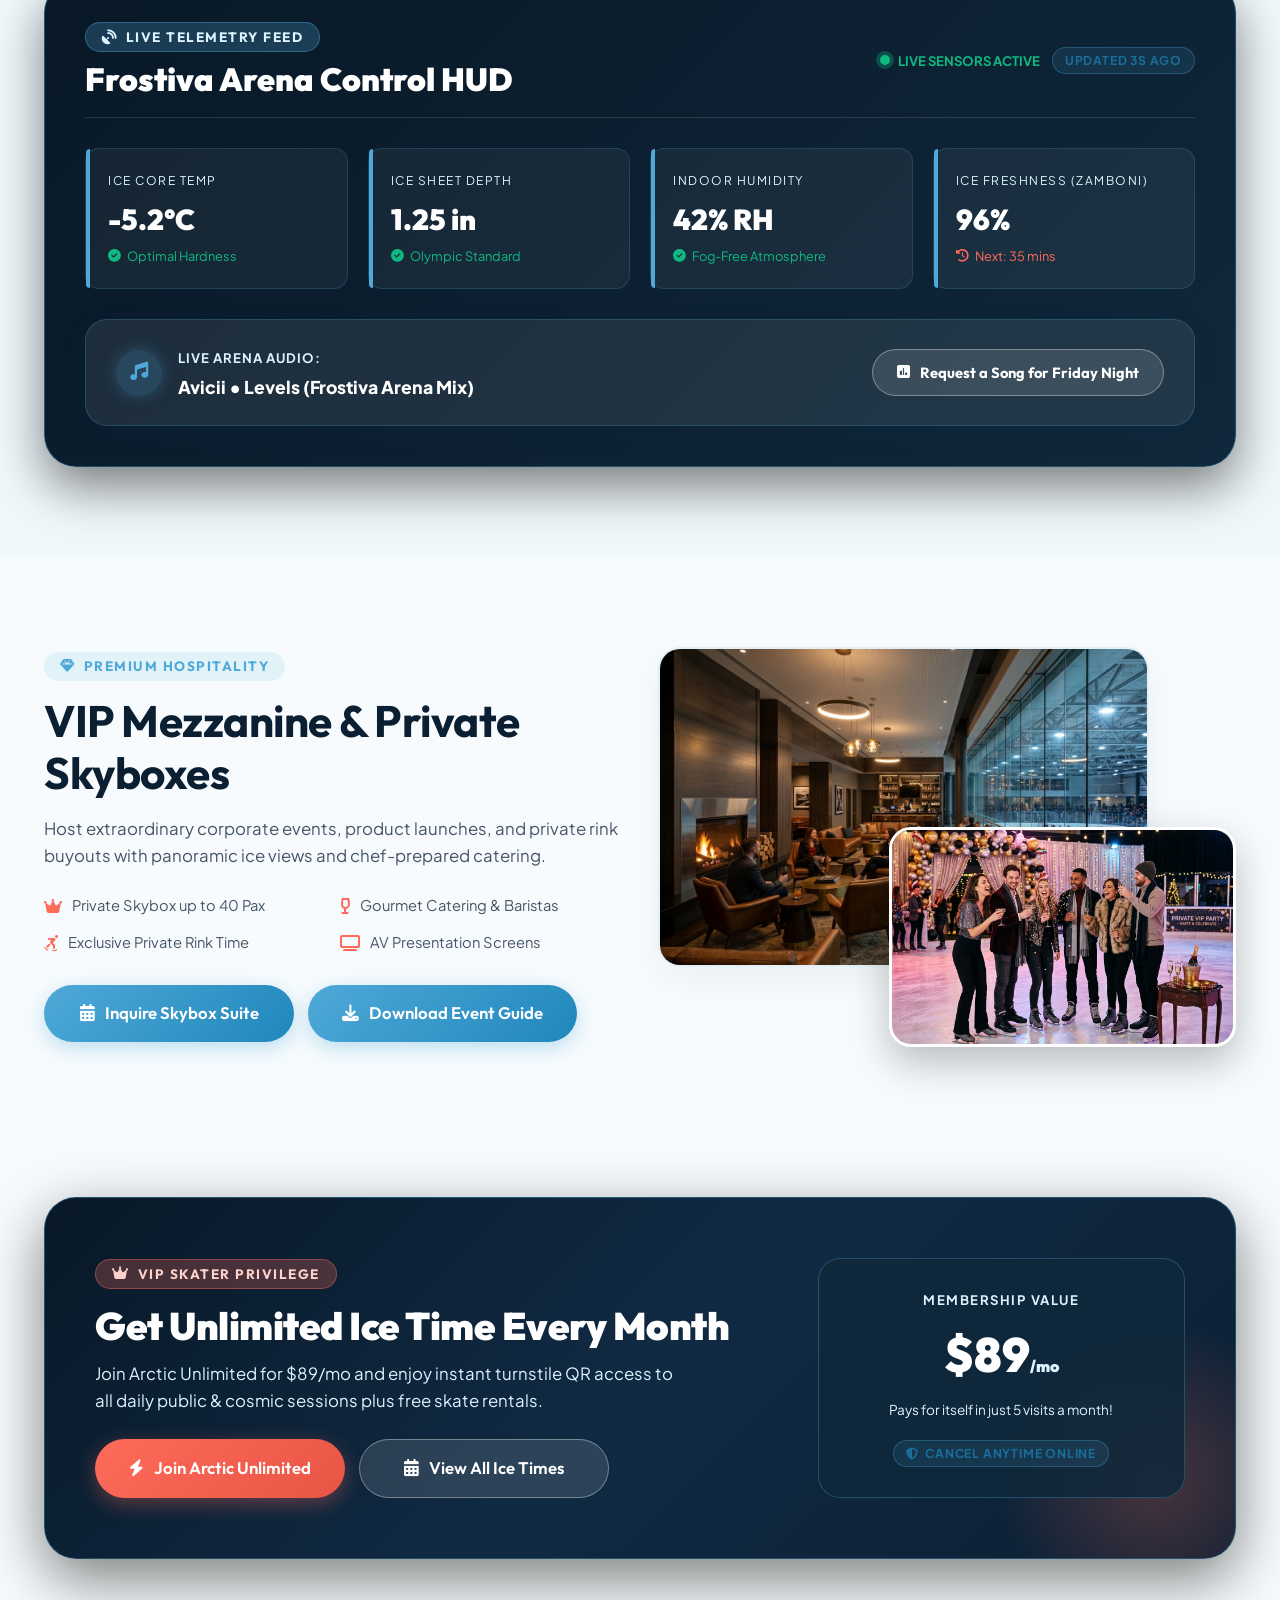
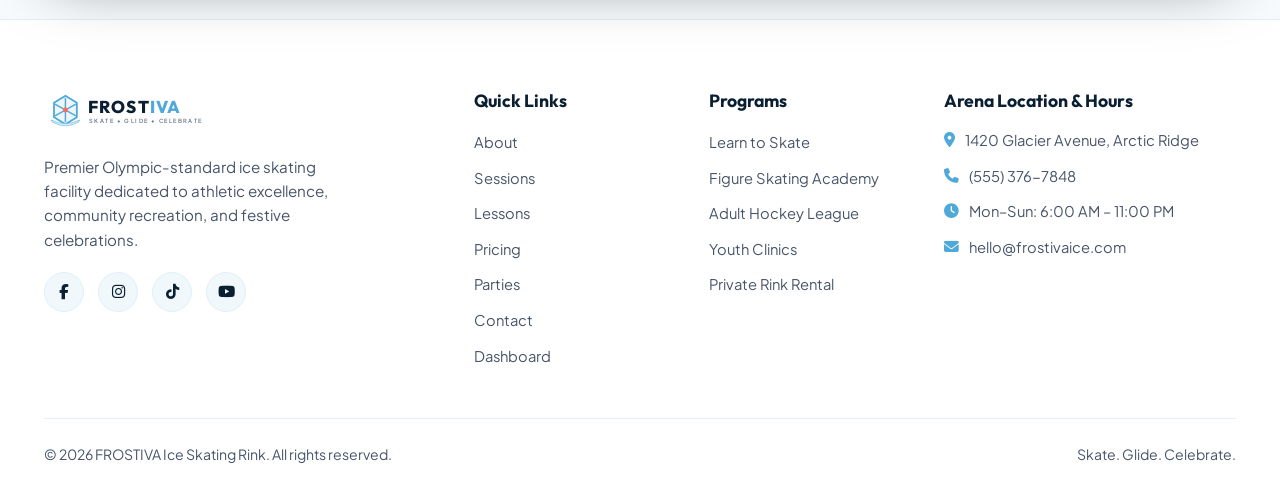
<file: home2.html>
<!DOCTYPE html>
<html lang="en" dir="ltr" data-theme="light">
<head>
  <meta charset="UTF-8">
  <meta name="viewport" content="width=device-width, initial-scale=1.0">
  <title>Frostiva — Arena &amp; Sports Edition (Home 2)</title>
  <meta name="description" content="Experience high-performance ice sports, dynamic cosmic sessions, and live arena ice schedules at Frostiva.">
  <link rel="icon" type="image/svg+xml" href="assets/icons/favicon.svg">
  <!-- FontAwesome -->
  <link rel="stylesheet" href="https://cdnjs.cloudflare.com/ajax/libs/font-awesome/6.5.1/css/all.min.css">
  <!-- Stylesheets -->
  <link rel="stylesheet" href="assets/css/style.css">
  <link rel="stylesheet" href="assets/css/responsive.css">
</head>
<body>

  <!-- ==================== PAGE PRELOADER ==================== -->
  <div class="page-preloader" id="pagePreloader" aria-hidden="true">
    <div class="preloader-content">
      <div class="preloader-spinner-wrap">
        <svg class="preloader-snowflake-svg" viewBox="0 0 50 50" fill="none">
          <circle cx="25" cy="25" r="22" stroke="rgba(79, 169, 216, 0.2)" stroke-width="3"/>
          <circle cx="25" cy="25" r="22" stroke="url(#iceLoaderGrad)" stroke-width="3.5" stroke-linecap="round" stroke-dasharray="100" stroke-dashoffset="60" class="spinner-ring"/>
          <defs>
            <linearGradient id="iceLoaderGrad" x1="0%" y1="0%" x2="100%" y2="100%">
              <stop offset="0%" stop-color="#4FA9D8"/>
              <stop offset="100%" stop-color="#FF6B5A"/>
            </linearGradient>
          </defs>
        </svg>
        <div class="preloader-icon-center">
          <i class="fas fa-snowflake"></i>
        </div>
      </div>
      <div class="preloader-brand">
        FROST<span>IVA</span>
      </div>
      <div class="preloader-bar">
        <div class="preloader-bar-fill"></div>
      </div>
    </div>
  </div>

  <!-- ==================== NAVBAR ==================== -->
  <header class="header-wrapper">
    <div class="container nav-container">
      <a href="index.html" class="nav-brand" aria-label="Frostiva Home">
        <svg class="frostiva-logo-svg" dir="ltr" viewBox="0 0 240 56" fill="none" style="height: 42px; width: auto;">
          <g transform="translate(6, 4)">
            <polygon points="24,4 40,14 40,34 24,44 8,34 8,14" stroke="#4FA9D8" stroke-width="2.5" fill="rgba(79, 169, 216, 0.1)"/>
            <line x1="24" y1="8" x2="24" y2="40" stroke="#4FA9D8" stroke-width="2" stroke-linecap="round"/>
            <line x1="10" y1="16" x2="38" y2="32" stroke="#4FA9D8" stroke-width="2" stroke-linecap="round"/>
            <line x1="10" y1="32" x2="38" y2="16" stroke="#4FA9D8" stroke-width="2" stroke-linecap="round"/>
            <path d="M4 38 Q24 48 44 38 L42 41 Q24 51 6 41 Z" fill="#DDF4FF" stroke="#4FA9D8" stroke-width="0.8"/>
            <circle cx="24" cy="24" r="3.5" fill="#FF6B5A" />
          </g>
          <text x="62" y="32" font-family="'Outfit', sans-serif" font-size="24" font-weight="800" letter-spacing="1.5" class="brand-text-title" fill="currentColor" text-anchor="start" direction="ltr">
            FROST<tspan fill="#4FA9D8">IVA</tspan>
          </text>
          <text x="63" y="46" font-family="'Plus Jakarta Sans', sans-serif" font-size="8" font-weight="600" letter-spacing="2" fill="#64748B" text-anchor="start" direction="ltr">
            SKATE • GLIDE • CELEBRATE
          </text>
        </svg>
      </a>

      <!-- Desktop Nav with Home Dropdown (Active on Home) -->
      <nav class="nav-menu" aria-label="Main Navigation">
        <div class="nav-dropdown">
          <a href="home2.html" class="nav-link active">
            Home <i class="fas fa-chevron-down"></i>
          </a>
          <div class="nav-dropdown-menu">
            <a href="index.html" class="nav-dropdown-item">
              <span>Home 1</span>
              <span class="badge badge-ice">Classic</span>
            </a>
            <a href="home2.html" class="nav-dropdown-item active">
              <span>Home 2</span>
              <span class="badge badge-coral">Arena</span>
            </a>
          </div>
        </div>

        <a href="about.html" class="nav-link">About</a>
        <a href="sessions.html" class="nav-link">Sessions</a>
        <a href="lessons.html" class="nav-link">Lessons</a>
        <a href="pricing.html" class="nav-link">Pricing</a>
        <a href="parties.html" class="nav-link">Parties</a>
        <a href="contact.html" class="nav-link">Contact</a>
        <a href="dashboard.html" class="nav-link">Dashboard</a>
      </nav>

      <div class="nav-actions">
        <button class="icon-btn theme-toggle-btn" aria-label="Toggle Light/Dark Theme" title="Toggle Theme">
          <i class="fas fa-moon"></i>
        </button>

        <button class="icon-btn rtl-toggle-btn" aria-label="Toggle Direction LTR/RTL" title="Toggle Direction" style="width: auto; padding: 0 12px; font-weight: 700; font-size: 0.8rem;">
          <span>RTL</span>
        </button>

        <a href="login.html" class="btn btn-outline btn-sm header-login-btn">
          <i class="fas fa-user"></i> Login
        </a>

        <a href="sessions.html" class="btn btn-primary btn-sm header-book-btn">
          <i class="fas fa-calendar-check"></i> Book Session
        </a>

        <button class="hamburger-btn" aria-label="Open Navigation Menu">
          <i class="fas fa-bars"></i>
        </button>
      </div>
    </div>
  </header>

  <!-- Mobile Drawer Menu -->
  <div class="mobile-menu-overlay">
    <div class="mobile-menu">
      <div class="mobile-menu-header">
        <a href="index.html" class="nav-brand" aria-label="Frostiva Home">
          <svg class="frostiva-logo-svg" dir="ltr" viewBox="0 0 240 56" fill="none" style="height: 38px; width: auto;">
            <g transform="translate(6, 4)">
              <polygon points="24,4 40,14 40,34 24,44 8,34 8,14" stroke="#4FA9D8" stroke-width="2.5" fill="rgba(79, 169, 216, 0.1)"/>
              <line x1="24" y1="8" x2="24" y2="40" stroke="#4FA9D8" stroke-width="2" stroke-linecap="round"/>
              <line x1="10" y1="16" x2="38" y2="32" stroke="#4FA9D8" stroke-width="2" stroke-linecap="round"/>
              <line x1="10" y1="32" x2="38" y2="16" stroke="#4FA9D8" stroke-width="2" stroke-linecap="round"/>
              <path d="M4 38 Q24 48 44 38 L42 41 Q24 51 6 41 Z" fill="#DDF4FF" stroke="#4FA9D8" stroke-width="0.8"/>
              <circle cx="24" cy="24" r="3.5" fill="#FF6B5A" />
            </g>
            <text x="62" y="32" font-family="'Outfit', sans-serif" font-size="24" font-weight="800" letter-spacing="1.5" class="brand-text-title" fill="currentColor" text-anchor="start" direction="ltr">
              FROST<tspan fill="#4FA9D8">IVA</tspan>
            </text>
            <text x="63" y="46" font-family="'Plus Jakarta Sans', sans-serif" font-size="8" font-weight="600" letter-spacing="2" fill="#64748B" text-anchor="start" direction="ltr">
              SKATE • GLIDE • CELEBRATE
            </text>
          </svg>
        </a>
        <button class="icon-btn mobile-close-btn" aria-label="Close Navigation Menu"><i class="fas fa-times"></i></button>
      </div>
      <div class="mobile-nav-links">
        <div class="mobile-dropdown">
          <div class="mobile-dropdown-header active">
            <span>Home Variations</span>
            <i class="fas fa-chevron-down" style="font-size: 0.8rem;"></i>
          </div>
          <div class="mobile-dropdown-menu">
            <a href="index.html" class="nav-link">Home 1 — Classic</a>
            <a href="home2.html" class="nav-link active">Home 2 — Arena</a>
          </div>
        </div>
        <a href="about.html" class="nav-link">About</a>
        <a href="sessions.html" class="nav-link">Sessions</a>
        <a href="lessons.html" class="nav-link">Lessons</a>
        <a href="pricing.html" class="nav-link">Pricing</a>
        <a href="parties.html" class="nav-link">Parties</a>
        <a href="contact.html" class="nav-link">Contact</a>
        <a href="dashboard.html" class="nav-link">Dashboard</a>
      </div>
      <div class="mobile-actions">
        <div class="mobile-toggles">
          <button class="theme-toggle-btn" aria-label="Toggle Theme"><i class="fas fa-moon"></i> <span>Dark Mode</span></button>
          <button class="rtl-toggle-btn" aria-label="Toggle Direction"><i class="fas fa-globe"></i> <span>RTL</span></button>
        </div>
        <a href="login.html" class="btn btn-outline" style="width: 100%; margin-bottom: 8px;">
          <i class="fas fa-user"></i> Login / Register
        </a>
        <a href="sessions.html" class="btn btn-primary" style="width: 100%;">
          <i class="fas fa-calendar-check"></i> Book Session
        </a>
      </div>
    </div>
  </div>

  <main>
    <!-- ==================== SECTION 1 — HERO: SPLIT-SCREEN WITH LIVE ARENA WIDGET ==================== -->
    <section class="hero-h2" style="background-image: url('assets/images/home2-hero.jpg');">
      <div class="container">
        <div class="hero-h2-grid">
          <!-- Left: Big Energetic Typography -->
          <div>
            <span class="section-eyebrow" style="background: rgba(255, 107, 90, 0.25); color: #FFD2CC; border: 1px solid rgba(255, 107, 90, 0.4);">
              <i class="fas fa-bolt"></i> High Performance Arena
            </span>
            <h1 class="hero-h2-title">
              Ice Sports <span>Redefined</span>
            </h1>
            <p class="home-hero-desc">
              Experience the rush of dual Olympic sheets, concert-grade acoustic sound, and instant turnstile access on world-class ice.
            </p>
            <div class="hero-btn-group" style="margin-bottom: 30px;">
              <a href="sessions.html" class="btn btn-coral btn-lg">
                <i class="fas fa-ticket-alt"></i> Fast-Track Ice Pass
              </a>
              <a href="lessons.html" class="btn btn-outline-white btn-lg">
                <i class="fas fa-hockey-puck"></i> League Registration
              </a>
            </div>

            <!-- Arena Badges Strip -->
            <div style="display: flex; gap: 20px; flex-wrap: wrap; color: var(--frost-blue); font-size: 0.88rem;">
              <div><i class="fas fa-check-circle" style="color: var(--primary-ice);"></i> Dual NHL Standard Rinks</div>
              <div><i class="fas fa-check-circle" style="color: var(--primary-ice);"></i> Ozone-Sanitized Gear</div>
              <div><i class="fas fa-check-circle" style="color: var(--primary-ice);"></i> Instant Mobile Entry</div>
            </div>
          </div>

          <!-- Right: Floating Live Ice Status & Reservation Widget -->
          <div class="hero-live-widget">
            <div class="hero-live-header" style="display: flex; justify-content: space-between; align-items: center; gap: 12px; flex-wrap: wrap;">
              <div>
                <span class="live-pulse">LIVE ARENA STATUS</span>
                <h3 style="font-size: 1.25rem; font-weight: 800; margin-top: 4px; color: #FFFFFF; line-height: 1.25;">Main Arena (Rink A)</h3>
              </div>
              <span class="badge badge-ice" style="white-space: nowrap; flex-shrink: 0; padding: 6px 14px;">-5.2°C Ice Temp</span>
            </div>

            <div style="background: rgba(255, 255, 255, 0.05); padding: 14px; border-radius: var(--radius-sm); margin-bottom: 18px;">
              <div style="display: flex; justify-content: space-between; font-size: 0.85rem; margin-bottom: 6px;">
                <span>Current Ice Session</span>
                <strong style="color: var(--accent-coral);">Open Public Skate</strong>
              </div>
              <div style="display: flex; justify-content: space-between; font-size: 0.82rem; color: var(--frost-blue);">
                <span>Next Resurfacing (Zamboni):</span>
                <span>In 35 mins</span>
              </div>
            </div>

            <!-- Instant Fast Slot Selector Form -->
            <form action="dashboard.html" method="GET">
              <div class="h2-selector-grid">
                <div class="h2-selector-box">
                  <label for="h2DateSelector">Select Date</label>
                  <select id="h2DateSelector" class="h2-select-field" aria-label="Select Date">
                    <option>Today (Sept 22)</option>
                    <option>Tomorrow (Sept 23)</option>
                    <option>Friday Cosmic Glow</option>
                    <option>Saturday Peak</option>
                  </select>
                </div>
                <div class="h2-selector-box">
                  <label for="h2SessionSelector">Session Type</label>
                  <select id="h2SessionSelector" class="h2-select-field" aria-label="Session Type">
                    <option>Open Skate ($16)</option>
                    <option>Cosmic Glow ($20)</option>
                    <option>Family 4-Pack ($48)</option>
                    <option>Freestyle Training ($22)</option>
                  </select>
                </div>
              </div>

              <div class="h2-selector-box" style="margin-bottom: 18px;">
                <label for="h2QtySelector">Skater Quantity &amp; Rentals</label>
                <select id="h2QtySelector" class="h2-select-field" aria-label="Skater Quantity & Rentals">
                  <option>1 Skater + Free Helmet</option>
                  <option>2 Skaters + Rental Skates (+$10)</option>
                  <option>Family Pack (4 Skaters + 4 Skates)</option>
                </select>
              </div>

              <button type="submit" class="btn btn-primary" style="width: 100%;">
                <i class="fas fa-qrcode"></i> Generate Instant Pass &bull; $16.00
              </button>
            </form>
          </div>
        </div>
      </div>
    </section>

    <!-- ==================== SECTION 2 — HORIZONTAL LIVE ICE SCHEDULE STRIP ==================== -->
    <section class="section-pad">
      <div class="container">
        <div class="section-header">
          <span class="section-eyebrow"><i class="fas fa-clock"></i> Real-Time Slots</span>
          <h2 class="section-title">Today's Live Arena Sessions</h2>
          <p class="section-desc">Track real-time capacity and reserve guaranteed turnstile spots directly.</p>
        </div>

        <div class="h2-sessions-list">
          <!-- Row 1: Morning Free Skate -->
          <div class="h2-session-row">
            <div class="h2-session-thumb">
              <img src="assets/images/home2-session-open.jpg" alt="Morning Open Skate" loading="lazy">
              <div class="h2-session-info">
                <span class="badge badge-ice" style="margin-bottom: 4px;">Rink A &bull; Leisure</span>
                <h4>Morning Open Freestyle</h4>
                <p>Smooth open ice gliding with mellow acoustic playlist.</p>
              </div>
            </div>

            <div>
              <div style="font-weight: 800; font-size: 1.15rem; font-family: var(--font-heading);">10:00 AM – 1:00 PM</div>
              <div style="font-size: 0.82rem; color: var(--text-muted);"><i class="fas fa-user-friends"></i> 42 / 160 Skaters</div>
            </div>

            <div class="h2-session-capacity">
              <div class="h2-cap-labels">
                <span>Capacity</span>
                <span style="color: #10B981;">Plenty of Room</span>
              </div>
              <div class="h2-cap-bar">
                <div class="h2-cap-fill" style="width: 30%; background: #10B981;"></div>
              </div>
            </div>

            <div class="h2-session-action" style="display: flex; justify-content: center; align-items: center; width: 100%;">
              <a href="dashboard.html" class="btn btn-primary btn-sm h2-reserve-btn" style="min-width: 140px; text-align: center; justify-content: center;">Reserve &bull; $16</a>
            </div>
          </div>

          <!-- Row 2: Afternoon Family Skate -->
          <div class="h2-session-row">
            <div class="h2-session-thumb">
              <img src="assets/images/home2-session-family.jpg" alt="Family &amp; Tot Ice Time" loading="lazy">
              <div class="h2-session-info">
                <span class="badge badge-coral" style="margin-bottom: 4px;">Rink B &bull; Family</span>
                <h4>Family &amp; Tot Safe Glide</h4>
                <p>Protected slow lanes with seal and penguin training aids.</p>
              </div>
            </div>

            <div>
              <div style="font-weight: 800; font-size: 1.15rem; font-family: var(--font-heading);">1:30 PM – 4:30 PM</div>
              <div style="font-size: 0.82rem; color: var(--text-muted);"><i class="fas fa-user-friends"></i> 88 / 140 Skaters</div>
            </div>

            <div class="h2-session-capacity">
              <div class="h2-cap-labels">
                <span>Capacity</span>
                <span style="color: var(--primary-ice);">62% Booked</span>
              </div>
              <div class="h2-cap-bar">
                <div class="h2-cap-fill" style="width: 62%; background: var(--primary-ice);"></div>
              </div>
            </div>

            <div class="h2-session-action" style="display: flex; justify-content: center; align-items: center; width: 100%;">
              <a href="dashboard.html" class="btn btn-primary btn-sm h2-reserve-btn" style="min-width: 140px; text-align: center; justify-content: center;">Reserve &bull; $18</a>
            </div>
          </div>

          <!-- Row 3: Cosmic Glow Night (Hot) -->
          <div class="h2-session-row" style="border-color: var(--accent-coral); box-shadow: 0 14px 35px rgba(255, 107, 90, 0.15);">
            <div class="h2-session-thumb">
              <img src="assets/images/home2-session-dj.jpg" alt="Cosmic Night Glow" loading="lazy">
              <div class="h2-session-info">
                <span class="badge badge-coral" style="margin-bottom: 4px;">Rink A &bull; Featured Night</span>
                <h4>Cosmic Glow Night Party</h4>
                <p>Laser light shows, live DJ soundboard, UV glow sticks provided.</p>
              </div>
            </div>

            <div>
              <div style="font-weight: 800; font-size: 1.15rem; font-family: var(--font-heading); color: var(--accent-coral);">7:00 PM – 10:30 PM</div>
              <div style="font-size: 0.82rem; color: var(--text-muted);"><i class="fas fa-fire"></i> 135 / 160 Skaters</div>
            </div>

            <div class="h2-session-capacity">
              <div class="h2-cap-labels">
                <span>Capacity</span>
                <span style="color: var(--accent-coral);">Selling Fast (85%)</span>
              </div>
              <div class="h2-cap-bar">
                <div class="h2-cap-fill" style="width: 85%; background: var(--accent-coral);"></div>
              </div>
            </div>

            <div class="h2-session-action" style="display: flex; justify-content: center; align-items: center; width: 100%;">
              <a href="dashboard.html" class="btn btn-coral btn-sm h2-reserve-btn" style="min-width: 140px; text-align: center; justify-content: center;">Fast Book &bull; $20</a>
            </div>
          </div>
        </div>
      </div>
    </section>

    <!-- ==================== SECTION 3 — 3D-STYLE TECH ARENA SHOWCASE MATRIX ==================== -->
    <section class="section-pad" style="background: var(--surface-alt);">
      <div class="container">
        <div class="section-header">
          <span class="section-eyebrow"><i class="fas fa-microchip"></i> Engineering</span>
          <h2 class="section-title">Next-Gen Ice Technology</h2>
          <p class="section-desc">Pioneering climate refrigeration, smart sensors, and arena comfort engineered for perfection.</p>
        </div>

        <div class="h2-arena-showcase">
          <!-- Box 1 -->
          <div class="h2-tech-card">
            <span class="h2-tech-num">01</span>
            <div class="h2-tech-icon"><i class="fas fa-temperature-low"></i></div>
            <h3 class="h2-tech-title">Sub-Surface Glycol Grid</h3>
            <p class="h2-tech-desc">Continuous 12-zone computer temperature modulation holds optimal ice hardness regardless of outside seasonal heat.</p>
          </div>

          <!-- Box 2 -->
          <div class="h2-tech-card">
            <span class="h2-tech-num">02</span>
            <div class="h2-tech-icon" style="color: var(--accent-coral); background: rgba(255, 107, 90, 0.15);"><i class="fas fa-lightbulb"></i></div>
            <h3 class="h2-tech-title">DMX Dynamic LED Grid</h3>
            <p class="h2-tech-desc">Over 240 synchronized color-shifting LED stadium fixtures create cinematic backdrops for cosmic sessions and events.</p>
          </div>

          <!-- Box 3 -->
          <div class="h2-tech-card">
            <span class="h2-tech-num">03</span>
            <div class="h2-tech-icon"><i class="fas fa-wind"></i></div>
            <h3 class="h2-tech-title">Ozone Sanitization Locker</h3>
            <p class="h2-tech-desc">Every rental skate boot is dried and sanitized via automated medical-grade ozone lockers after each usage.</p>
          </div>
        </div>
      </div>
    </section>

    <!-- ==================== SECTION 4 — ACADEMY MASTER TRACK ROWS ==================== -->
    <section class="section-pad">
      <div class="container">
        <div class="section-header">
          <span class="section-eyebrow"><i class="fas fa-trophy"></i> Elite Pathways</span>
          <h2 class="section-title">Coaching &amp; League Pathways</h2>
          <p class="section-desc">Select your discipline and train directly with USFS and USA Hockey certified mentors.</p>
        </div>

        <div class="h2-program-rows">
          <!-- Program 1 -->
          <div class="h2-program-item">
            <img src="assets/images/home2-coach-sarah.jpg" alt="Coach Sarah" class="h2-prog-avatar">
            <div>
              <div class="h2-prog-title">Figure Edge &amp; Axel Clinic</div>
              <div class="h2-prog-sub">Head Coach Sarah Jenkins &bull; USFS Gold Medalist</div>
            </div>
            <div class="h2-prog-badge-wrap">
              <span class="badge badge-ice h2-prog-badge">Intermediate to Elite</span>
            </div>
            <div class="program-price">
              $65 <small style="font-size: 0.75rem; color: var(--text-muted);">/ lesson</small>
            </div>
            <div class="h2-session-action" style="display: flex; justify-content: center; align-items: center; width: 100%;">
              <a href="lessons.html" class="btn btn-primary btn-sm h2-reserve-btn" style="min-width: 140px; text-align: center; justify-content: center;">Book Session</a>
            </div>
          </div>

          <!-- Program 2 (Popular) -->
          <div class="h2-program-item">
            <img src="assets/images/home2-coach-marcus.jpg" alt="Coach Marcus" class="h2-prog-avatar">
            <div>
              <div class="h2-prog-title">Adult Division B Hockey League</div>
              <div class="h2-prog-sub">Director Marcus Vance &bull; Former AHL Pro</div>
            </div>
            <div class="h2-prog-badge-wrap">
              <span class="badge badge-coral h2-prog-badge">12-Game Season + Playoffs</span>
            </div>
            <div class="program-price">
              $260 <small style="font-size: 0.75rem; color: var(--text-muted);">/ player</small>
            </div>
            <div class="h2-session-action" style="display: flex; justify-content: center; align-items: center; width: 100%;">
              <a href="lessons.html" class="btn btn-coral btn-sm h2-reserve-btn" style="min-width: 140px; text-align: center; justify-content: center;">Join Roster</a>
            </div>
          </div>

          <!-- Program 3 -->
          <div class="h2-program-item">
            <img src="assets/images/home2-coach-elena.jpg" alt="Coach Elena" class="h2-prog-avatar">
            <div>
              <div class="h2-prog-title">Youth Snowflake Academy</div>
              <div class="h2-prog-sub">Coach Elena Rostova &bull; Tot Specialist</div>
            </div>
            <div class="h2-prog-badge-wrap">
              <span class="badge badge-ice h2-prog-badge">Ages 4 to 12 &bull; 6 Weeks</span>
            </div>
            <div class="program-price">
              $140 <small style="font-size: 0.75rem; color: var(--text-muted);">/ term</small>
            </div>
            <div class="h2-session-action" style="display: flex; justify-content: center; align-items: center; width: 100%;">
              <a href="lessons.html" class="btn btn-primary btn-sm h2-reserve-btn" style="min-width: 140px; text-align: center; justify-content: center;">Enroll Child</a>
            </div>
          </div>
        </div>
      </div>
    </section>

    <!-- ==================== NEW SECTION A — LIVE ARENA TELEMETRY & CONTROL HUD ==================== -->
    <section class="section-pad" style="background: var(--surface-alt);">
      <div class="container">
        <div class="hud-telemetry-panel">
          <div class="hud-top-bar" style="display: flex; justify-content: space-between; align-items: center; gap: 16px; flex-wrap: wrap;">
            <div>
              <span class="section-eyebrow" style="background: rgba(79, 169, 216, 0.25); color: #DDF4FF; border: 1px solid rgba(79, 169, 216, 0.4); margin-bottom: 8px;">
                <i class="fas fa-satellite-dish"></i> Live Telemetry Feed
              </span>
              <h2 style="font-size: 2rem; font-weight: 900; color: #FFFFFF; margin: 0;">Frostiva Arena Control HUD</h2>
            </div>
            <div class="hud-status-group" style="display: flex; align-items: center; gap: 12px; flex-wrap: wrap;">
              <span class="live-pulse" style="white-space: nowrap;">LIVE SENSORS ACTIVE</span>
              <span class="badge badge-ice" style="white-space: nowrap; flex-shrink: 0;">Updated 3s ago</span>
            </div>
          </div>

          <div class="hud-sensors-grid">
            <!-- Sensor 1 -->
            <div class="hud-sensor-box">
              <div class="hud-sensor-label">Ice Core Temp</div>
              <div class="hud-sensor-val">-5.2°C</div>
              <div class="hud-sensor-sub"><i class="fas fa-check-circle"></i> Optimal Hardness</div>
            </div>

            <!-- Sensor 2 -->
            <div class="hud-sensor-box">
              <div class="hud-sensor-label">Ice Sheet Depth</div>
              <div class="hud-sensor-val">1.25 in</div>
              <div class="hud-sensor-sub"><i class="fas fa-check-circle"></i> Olympic Standard</div>
            </div>

            <!-- Sensor 3 -->
            <div class="hud-sensor-box">
              <div class="hud-sensor-label">Indoor Humidity</div>
              <div class="hud-sensor-val">42% RH</div>
              <div class="hud-sensor-sub"><i class="fas fa-check-circle"></i> Fog-Free Atmosphere</div>
            </div>

            <!-- Sensor 4 -->
            <div class="hud-sensor-box">
              <div class="hud-sensor-label">Ice Freshness (Zamboni)</div>
              <div class="hud-sensor-val">96%</div>
              <div class="hud-sensor-sub" style="color: var(--accent-coral);"><i class="fas fa-history"></i> Next: 35 mins</div>
            </div>
          </div>

          <div class="hud-audio-bar">
            <div class="hud-audio-info">
              <div class="sound-icon-wrap"><i class="fas fa-music"></i></div>
              <div>
                <span style="font-size: 0.82rem; color: var(--frost-blue); font-weight: 700; text-transform: uppercase; letter-spacing: 1px;">Live Arena Audio:</span>
                <strong style="color: #FFFFFF; font-size: 1.1rem; font-weight: 800; display: block; margin-top: 3px;">Avicii &bull; Levels (Frostiva Arena Mix)</strong>
              </div>
            </div>
            <div class="hud-audio-action">
              <a href="sessions.html" class="btn btn-outline-white"><i class="fas fa-poll"></i> Request a Song for Friday Night</a>
            </div>
          </div>
        </div>
      </div>
    </section>

    <!-- ==================== NEW SECTION B — VIP ICE SKYBOX & CORPORATE SUITE ==================== -->
    <section class="section-pad">
      <div class="container">
        <div class="vip-skybox-grid">
          <!-- Left: Text & Features -->
          <div>
            <span class="section-eyebrow"><i class="fas fa-gem"></i> Premium Hospitality</span>
            <h2 class="section-title">VIP Mezzanine &amp; Private Skyboxes</h2>
            <p class="section-desc">
              Host extraordinary corporate events, product launches, and private rink buyouts with panoramic ice views and chef-prepared catering.
            </p>

            <div class="vip-perks-list">
              <div class="vip-perk-item">
                <i class="fas fa-crown"></i>
                <span>Private Skybox up to 40 Pax</span>
              </div>
              <div class="vip-perk-item">
                <i class="fas fa-wine-glass-alt"></i>
                <span>Gourmet Catering &amp; Baristas</span>
              </div>
              <div class="vip-perk-item">
                <i class="fas fa-skating"></i>
                <span>Exclusive Private Rink Time</span>
              </div>
              <div class="vip-perk-item">
                <i class="fas fa-tv"></i>
                <span>AV Presentation Screens</span>
              </div>
            </div>

            <div class="vip-skybox-btn-group">
              <a href="parties.html" class="btn btn-primary btn-lg vip-action-btn"><i class="fas fa-calendar-alt"></i> Inquire Skybox Suite</a>
              <a href="dashboard.html" class="btn btn-primary btn-lg vip-action-btn"><i class="fas fa-download"></i> Download Event Guide</a>
            </div>
          </div>

          <!-- Right: Layered Photo Gallery -->
          <div class="vip-skybox-gallery">
            <img src="assets/images/home2-vip-lounge.jpg" alt="Heated VIP Lounge" class="vip-img-main" loading="lazy">
            <img src="assets/images/home2-private-party.jpg" alt="Exclusive Private Ice Party" class="vip-img-floating" loading="lazy">
          </div>
        </div>
      </div>
    </section>

    <!-- ==================== SECTION 5 — VIP GLOW CTA BANNER ==================== -->
    <section class="section-pad-sm">
      <div class="container">
        <div class="h2-glow-banner">
          <div>
            <span class="section-eyebrow" style="background: rgba(255, 107, 90, 0.25); color: #FFD2CC; border: 1px solid rgba(255, 107, 90, 0.4);">
              <i class="fas fa-crown"></i> VIP Skater Privilege
            </span>
            <h2 class="cta-title" style="font-size: 2.4rem; margin-bottom: 12px;">Get Unlimited Ice Time Every Month</h2>
            <p style="color: var(--frost-blue); font-size: 1.05rem; margin-bottom: 24px; max-width: 580px;">
              Join Arctic Unlimited for $89/mo and enjoy instant turnstile QR access to all daily public &amp; cosmic sessions plus free skate rentals.
            </p>
            <div style="display: flex; gap: 14px; flex-wrap: wrap;">
              <a href="pricing.html" class="btn btn-coral btn-lg" style="min-width: 250px; justify-content: center;"><i class="fas fa-bolt"></i> Join Arctic Unlimited</a>
              <a href="sessions.html" class="btn btn-outline-white btn-lg" style="min-width: 250px; justify-content: center;"><i class="fas fa-calendar-alt"></i> View All Ice Times</a>
            </div>
          </div>

          <div style="text-align: center; background: rgba(16, 40, 59, 0.85); border: 1px solid rgba(79, 169, 216, 0.3); border-radius: var(--radius-lg); padding: 30px 24px; backdrop-filter: blur(14px);">
            <div style="font-size: 0.82rem; color: var(--frost-blue); text-transform: uppercase; letter-spacing: 1.5px; font-weight: 700;">Membership Value</div>
            <div style="font-size: 3rem; font-weight: 900; color: #FFFFFF; font-family: var(--font-heading); margin: 6px 0;">$89<span style="font-size: 1rem; color: var(--frost-blue);">/mo</span></div>
            <p style="font-size: 0.85rem; color: var(--frost-blue); margin-bottom: 18px;">Pays for itself in just 5 visits a month!</p>
            <span class="badge badge-ice"><i class="fas fa-shield-alt"></i> Cancel Anytime Online</span>
          </div>
        </div>
      </div>
    </section>
  </main>

  <!-- ==================== FOOTER ==================== -->
  <footer class="site-footer">
    <div class="container">
      <div class="footer-top">
        <div class="footer-brand">
          <svg class="frostiva-logo-svg" dir="ltr" viewBox="0 0 240 56" fill="none" style="height: 40px; width: auto;">
            <g transform="translate(6, 4)">
              <polygon points="24,4 40,14 40,34 24,44 8,34 8,14" stroke="#4FA9D8" stroke-width="2.5" fill="rgba(79, 169, 216, 0.1)"/>
              <line x1="24" y1="8" x2="24" y2="40" stroke="#4FA9D8" stroke-width="2" stroke-linecap="round"/>
              <line x1="10" y1="16" x2="38" y2="32" stroke="#4FA9D8" stroke-width="2" stroke-linecap="round"/>
              <line x1="10" y1="32" x2="38" y2="16" stroke="#4FA9D8" stroke-width="2" stroke-linecap="round"/>
              <path d="M4 38 Q24 48 44 38 L42 41 Q24 51 6 41 Z" fill="#DDF4FF" stroke="#4FA9D8" stroke-width="0.8"/>
              <circle cx="24" cy="24" r="3.5" fill="#FF6B5A" />
            </g>
            <text x="62" y="32" font-family="'Outfit', sans-serif" font-size="24" font-weight="800" letter-spacing="1.5" class="brand-text-title" fill="currentColor" text-anchor="start" direction="ltr">
              FROST<tspan fill="#4FA9D8">IVA</tspan>
            </text>
            <text x="63" y="46" font-family="'Plus Jakarta Sans', sans-serif" font-size="8" font-weight="600" letter-spacing="2" fill="#64748B" text-anchor="start" direction="ltr">
              SKATE • GLIDE • CELEBRATE
            </text>
          </svg>
          <p>Premier Olympic-standard ice skating facility dedicated to athletic excellence, community recreation, and festive celebrations.</p>
          <div class="footer-social-row">
            <a href="#" class="icon-btn" aria-label="Facebook"><i class="fab fa-facebook-f"></i></a>
            <a href="#" class="icon-btn" aria-label="Instagram"><i class="fab fa-instagram"></i></a>
            <a href="#" class="icon-btn" aria-label="TikTok"><i class="fab fa-tiktok"></i></a>
            <a href="#" class="icon-btn" aria-label="YouTube"><i class="fab fa-youtube"></i></a>
          </div>
        </div>

        <div>
          <h4 class="footer-title">Quick Links</h4>
          <ul class="footer-links">
            <li><a href="about.html">About</a></li>
            <li><a href="sessions.html">Sessions</a></li>
            <li><a href="lessons.html">Lessons</a></li>
            <li><a href="pricing.html">Pricing</a></li>
            <li><a href="parties.html">Parties</a></li>
            <li><a href="contact.html">Contact</a></li>
            <li><a href="dashboard.html">Dashboard</a></li>
          </ul>
        </div>

        <div>
          <h4 class="footer-title">Programs</h4>
          <ul class="footer-links">
            <li><a href="lessons.html">Learn to Skate</a></li>
            <li><a href="lessons.html">Figure Skating Academy</a></li>
            <li><a href="lessons.html">Adult Hockey League</a></li>
            <li><a href="lessons.html">Youth Clinics</a></li>
            <li><a href="parties.html">Private Rink Rental</a></li>
          </ul>
        </div>

        <div>
          <h4 class="footer-title">Arena Location &amp; Hours</h4>
          <ul class="footer-contact-info">
            <li><i class="fas fa-map-marker-alt"></i> 1420 Glacier Avenue, Arctic Ridge</li>
            <li><i class="fas fa-phone"></i> (555) 376-7848</li>
            <li><i class="fas fa-clock"></i> Mon–Sun: 6:00 AM – 11:00 PM</li>
            <li><i class="fas fa-envelope"></i> hello@frostivaice.com</li>
          </ul>
        </div>
      </div>

      <div class="footer-bottom">
        <p>&copy; 2026 FROSTIVA Ice Skating Rink. All rights reserved.</p>
        <p>Skate. Glide. Celebrate.</p>
      </div>
    </div>
  </footer>

  <!-- Back to Top Button -->
  <button class="back-to-top" aria-label="Scroll back to top">
    <i class="fas fa-chevron-up"></i>
  </button>

  <script src="assets/js/main.js"></script>
</body>
</html>
</file>
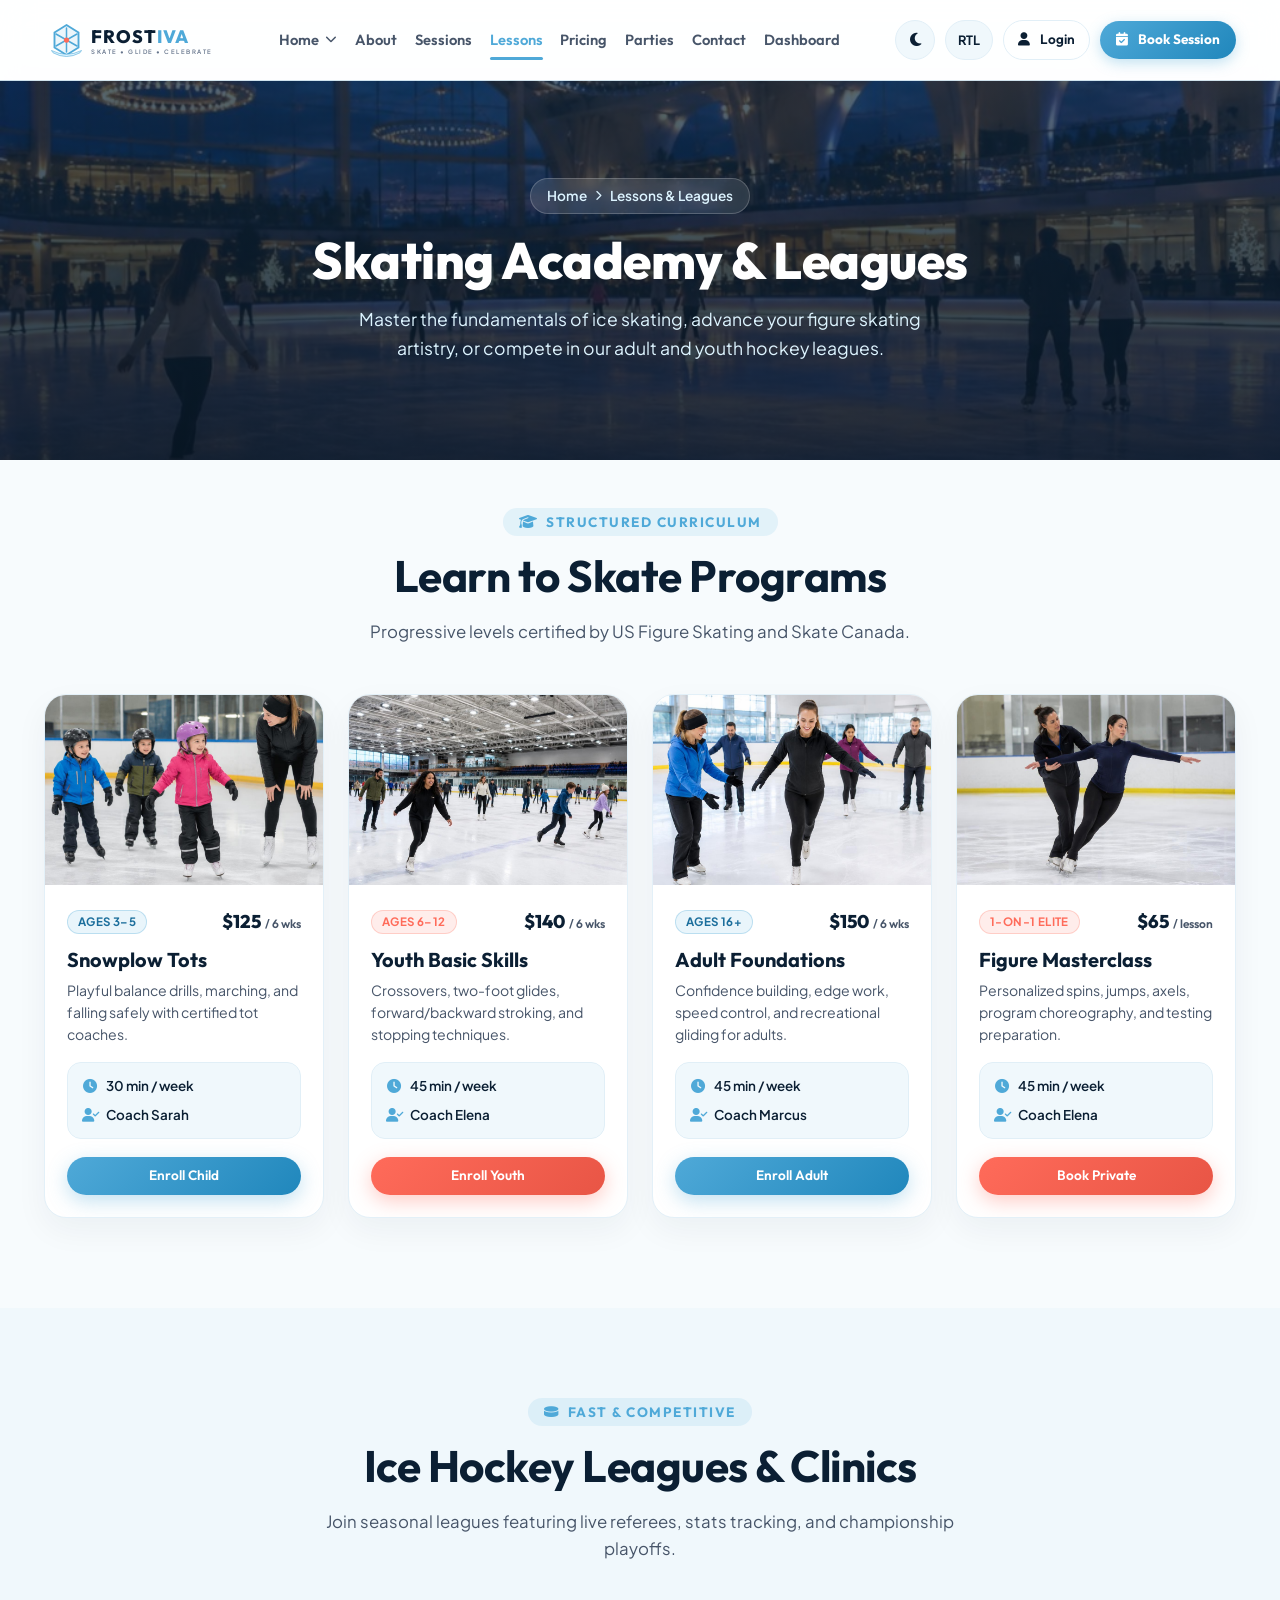
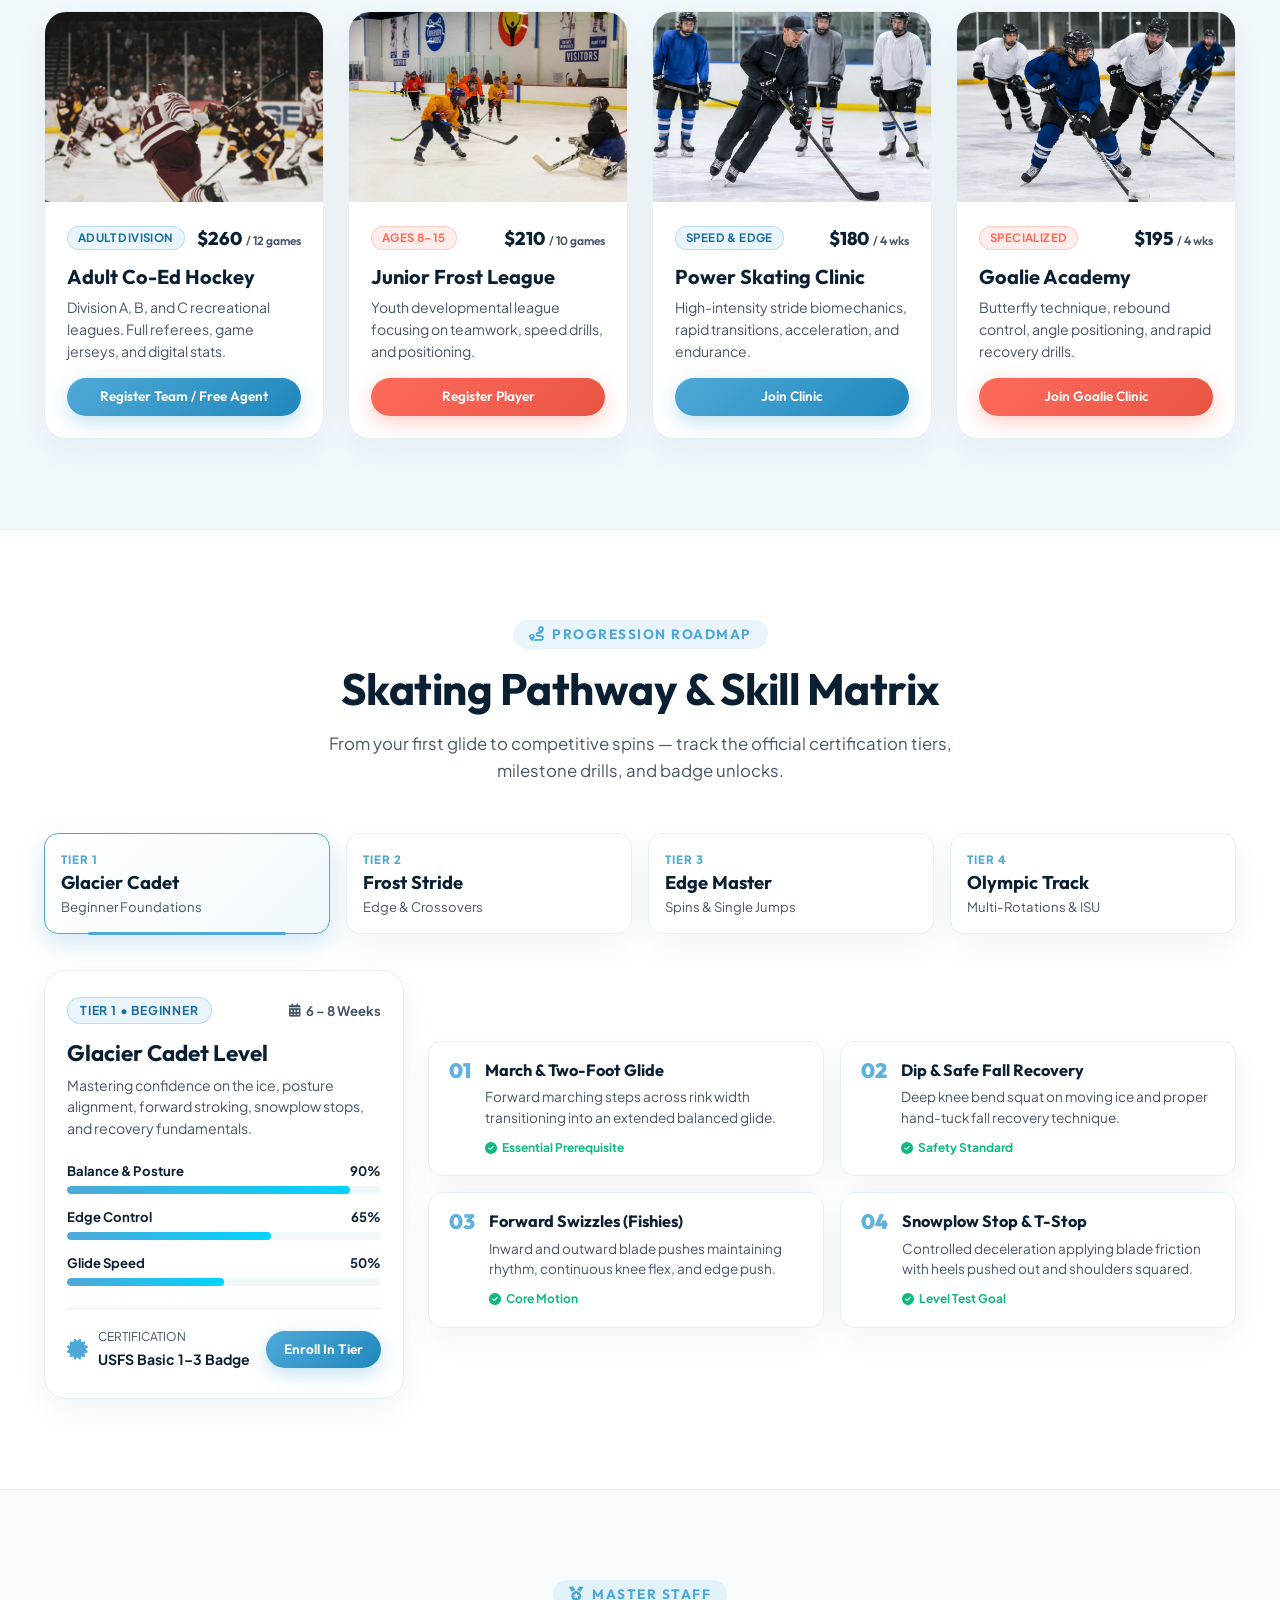
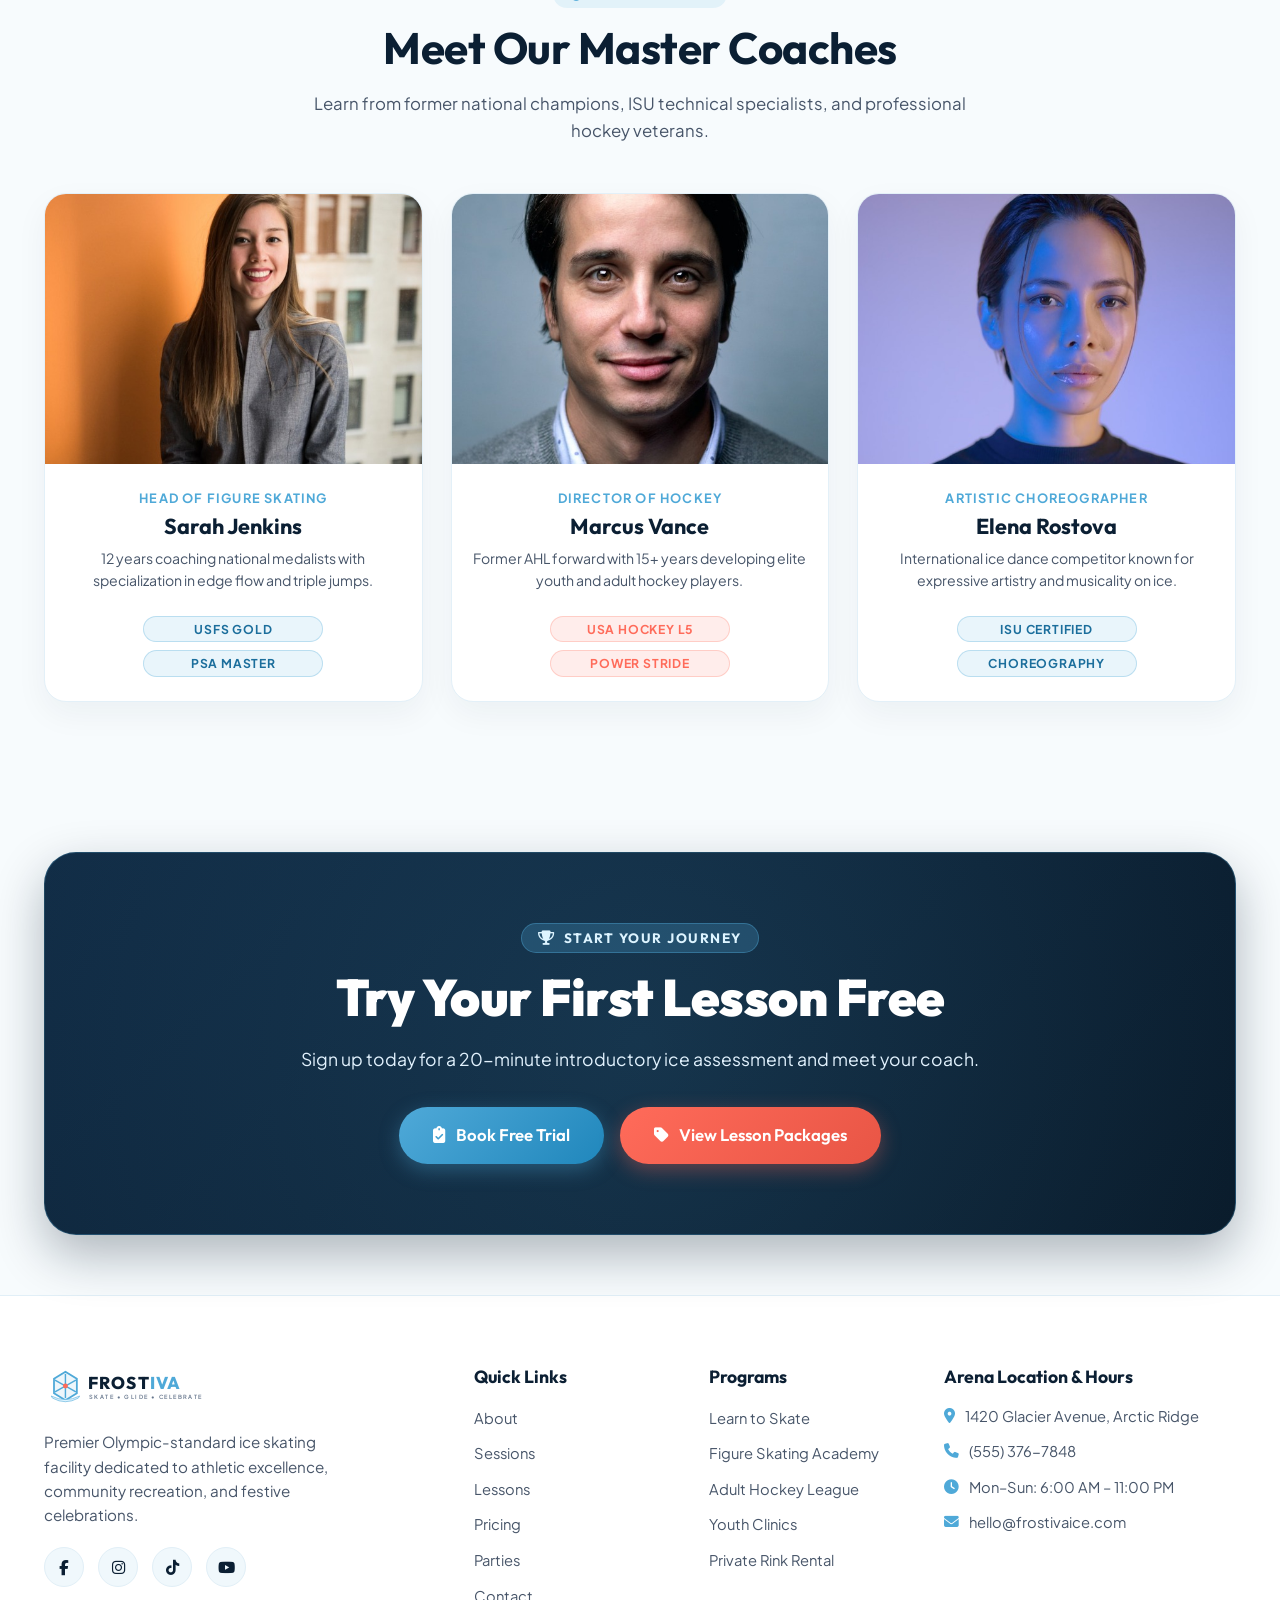
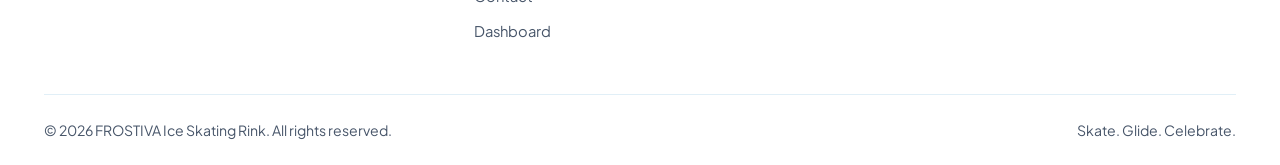
<file: lessons.html>
<!DOCTYPE html>
<html lang="en" dir="ltr" data-theme="light">
<head>
  <meta charset="UTF-8">
  <meta name="viewport" content="width=device-width, initial-scale=1.0">
  <title>Lessons &amp; Hockey Leagues — Frostiva</title>
  <meta name="description" content="Learn to skate programs, private coaching, and competitive ice hockey leagues for youth and adults at Frostiva.">
  <link rel="icon" type="image/svg+xml" href="assets/icons/favicon.svg">
  <!-- FontAwesome -->
  <link rel="stylesheet" href="https://cdnjs.cloudflare.com/ajax/libs/font-awesome/6.5.1/css/all.min.css">
  <!-- Stylesheets -->
  <link rel="stylesheet" href="assets/css/style.css">
  <link rel="stylesheet" href="assets/css/responsive.css">
</head>
<body>

  <!-- ==================== PAGE PRELOADER ==================== -->
  <div class="page-preloader" id="pagePreloader" aria-hidden="true">
    <div class="preloader-content">
      <div class="preloader-spinner-wrap">
        <svg class="preloader-snowflake-svg" viewBox="0 0 50 50" fill="none">
          <circle cx="25" cy="25" r="22" stroke="rgba(79, 169, 216, 0.2)" stroke-width="3"/>
          <circle cx="25" cy="25" r="22" stroke="url(#iceLoaderGrad)" stroke-width="3.5" stroke-linecap="round" stroke-dasharray="100" stroke-dashoffset="60" class="spinner-ring"/>
          <defs>
            <linearGradient id="iceLoaderGrad" x1="0%" y1="0%" x2="100%" y2="100%">
              <stop offset="0%" stop-color="#4FA9D8"/>
              <stop offset="100%" stop-color="#FF6B5A"/>
            </linearGradient>
          </defs>
        </svg>
        <div class="preloader-icon-center">
          <i class="fas fa-snowflake"></i>
        </div>
      </div>
      <div class="preloader-brand">
        FROST<span>IVA</span>
      </div>
      <div class="preloader-bar">
        <div class="preloader-bar-fill"></div>
      </div>
    </div>
  </div>

  <!-- ==================== NAVBAR ==================== -->
  <header class="header-wrapper">
    <div class="container nav-container">
      <a href="index.html" class="nav-brand" aria-label="Frostiva Home">
        <svg class="frostiva-logo-svg" dir="ltr" viewBox="0 0 240 56" fill="none" style="height: 42px; width: auto;">
          <g transform="translate(6, 4)">
            <polygon points="24,4 40,14 40,34 24,44 8,34 8,14" stroke="#4FA9D8" stroke-width="2.5" fill="rgba(79, 169, 216, 0.1)"/>
            <line x1="24" y1="8" x2="24" y2="40" stroke="#4FA9D8" stroke-width="2" stroke-linecap="round"/>
            <line x1="10" y1="16" x2="38" y2="32" stroke="#4FA9D8" stroke-width="2" stroke-linecap="round"/>
            <line x1="10" y1="32" x2="38" y2="16" stroke="#4FA9D8" stroke-width="2" stroke-linecap="round"/>
            <path d="M4 38 Q24 48 44 38 L42 41 Q24 51 6 41 Z" fill="#DDF4FF" stroke="#4FA9D8" stroke-width="0.8"/>
            <circle cx="24" cy="24" r="3.5" fill="#FF6B5A" />
          </g>
          <text x="62" y="32" font-family="'Outfit', sans-serif" font-size="24" font-weight="800" letter-spacing="1.5" class="brand-text-title" fill="currentColor" text-anchor="start" direction="ltr">
            FROST<tspan fill="#4FA9D8">IVA</tspan>
          </text>
          <text x="63" y="46" font-family="'Plus Jakarta Sans', sans-serif" font-size="8" font-weight="600" letter-spacing="2" fill="#64748B" text-anchor="start" direction="ltr">
            SKATE • GLIDE • CELEBRATE
          </text>
        </svg>
      </a>

      <nav class="nav-menu" aria-label="Main Navigation">
        <div class="nav-dropdown">
          <a href="index.html" class="nav-link">
            Home <i class="fas fa-chevron-down"></i>
          </a>
          <div class="nav-dropdown-menu">
            <a href="index.html" class="nav-dropdown-item">
              <span>Home 1</span>
              <span class="badge badge-ice">Classic</span>
            </a>
            <a href="home2.html" class="nav-dropdown-item">
              <span>Home 2</span>
              <span class="badge badge-coral">Arena</span>
            </a>
          </div>
        </div>

        <a href="about.html" class="nav-link">About</a>
        <a href="sessions.html" class="nav-link">Sessions</a>
        <a href="lessons.html" class="nav-link active">Lessons</a>
        <a href="pricing.html" class="nav-link">Pricing</a>
        <a href="parties.html" class="nav-link">Parties</a>
        <a href="contact.html" class="nav-link">Contact</a>
        <a href="dashboard.html" class="nav-link">Dashboard</a>
      </nav>

      <div class="nav-actions">
        <button class="icon-btn theme-toggle-btn" aria-label="Toggle Theme"><i class="fas fa-moon"></i></button>
        <button class="icon-btn rtl-toggle-btn" aria-label="Toggle RTL" style="width: auto; padding: 0 12px; font-weight: 700; font-size: 0.8rem;">
          <span>RTL</span>
        </button>
        <a href="login.html" class="btn btn-outline btn-sm header-login-btn"><i class="fas fa-user"></i> Login</a>
        <a href="sessions.html" class="btn btn-primary btn-sm header-book-btn"><i class="fas fa-calendar-check"></i> Book Session</a>
        <button class="hamburger-btn" aria-label="Open Navigation Menu"><i class="fas fa-bars"></i></button>
      </div>
    </div>
  </header>

  <!-- Mobile Drawer Menu -->
  <div class="mobile-menu-overlay">
    <div class="mobile-menu">
      <div class="mobile-menu-header">
        <a href="index.html" class="nav-brand" aria-label="Frostiva Home">
          <svg class="frostiva-logo-svg" dir="ltr" viewBox="0 0 240 56" fill="none" style="height: 38px; width: auto;">
            <g transform="translate(6, 4)">
              <polygon points="24,4 40,14 40,34 24,44 8,34 8,14" stroke="#4FA9D8" stroke-width="2.5" fill="rgba(79, 169, 216, 0.1)"/>
              <line x1="24" y1="8" x2="24" y2="40" stroke="#4FA9D8" stroke-width="2" stroke-linecap="round"/>
              <line x1="10" y1="16" x2="38" y2="32" stroke="#4FA9D8" stroke-width="2" stroke-linecap="round"/>
              <line x1="10" y1="32" x2="38" y2="16" stroke="#4FA9D8" stroke-width="2" stroke-linecap="round"/>
              <path d="M4 38 Q24 48 44 38 L42 41 Q24 51 6 41 Z" fill="#DDF4FF" stroke="#4FA9D8" stroke-width="0.8"/>
              <circle cx="24" cy="24" r="3.5" fill="#FF6B5A" />
            </g>
            <text x="62" y="32" font-family="'Outfit', sans-serif" font-size="24" font-weight="800" letter-spacing="1.5" class="brand-text-title" fill="currentColor" text-anchor="start" direction="ltr">
              FROST<tspan fill="#4FA9D8">IVA</tspan>
            </text>
            <text x="63" y="46" font-family="'Plus Jakarta Sans', sans-serif" font-size="8" font-weight="600" letter-spacing="2" fill="#64748B" text-anchor="start" direction="ltr">
              SKATE • GLIDE • CELEBRATE
            </text>
          </svg>
        </a>
        <button class="icon-btn mobile-close-btn" aria-label="Close Navigation Menu"><i class="fas fa-times"></i></button>
      </div>
      <div class="mobile-nav-links">
        <div class="mobile-dropdown">
          <div class="mobile-dropdown-header">
            <span>Home Variations</span>
            <i class="fas fa-chevron-down" style="font-size: 0.8rem;"></i>
          </div>
          <div class="mobile-dropdown-menu">
            <a href="index.html" class="nav-link">Home 1 — Classic</a>
            <a href="home2.html" class="nav-link">Home 2 — Arena</a>
          </div>
        </div>
        <a href="about.html" class="nav-link">About</a>
        <a href="sessions.html" class="nav-link">Sessions</a>
        <a href="lessons.html" class="nav-link active">Lessons</a>
        <a href="pricing.html" class="nav-link">Pricing</a>
        <a href="parties.html" class="nav-link">Parties</a>
        <a href="contact.html" class="nav-link">Contact</a>
        <a href="dashboard.html" class="nav-link">Dashboard</a>
      </div>
      <div class="mobile-actions">
        <div class="mobile-toggles">
          <button class="theme-toggle-btn" aria-label="Toggle Theme"><i class="fas fa-moon"></i> <span>Dark Mode</span></button>
          <button class="rtl-toggle-btn" aria-label="Toggle Direction"><i class="fas fa-globe"></i> <span>RTL</span></button>
        </div>
        <a href="login.html" class="btn btn-outline" style="width: 100%; margin-bottom: 8px;">
          <i class="fas fa-user"></i> Login / Register
        </a>
        <a href="sessions.html" class="btn btn-primary" style="width: 100%;">
          <i class="fas fa-calendar-check"></i> Book Session
        </a>
      </div>
    </div>
  </div>

  <main>
    <!-- ==================== SECTION 1 — INNER HERO ==================== -->
    <section class="inner-hero" style="background-image: url('assets/images/hero-lessons.jpg');">
      <div class="inner-hero-content">
        <div class="breadcrumb">
          <a href="index.html">Home</a> <i class="fas fa-chevron-right" style="font-size: 0.65rem;"></i> <span>Lessons &amp; Leagues</span>
        </div>
        <h1 class="inner-hero-title">Skating Academy &amp; Leagues</h1>
        <p class="inner-hero-desc">
          Master the fundamentals of ice skating, advance your figure skating artistry, or compete in our adult and youth hockey leagues.
        </p>
      </div>
    </section>

    <!-- ==================== SECTION 2 — LEARN TO SKATE PROGRAMS ==================== -->
    <section class="section-pad" style="padding-top: 48px;">
      <div class="container">
        <div class="section-header">
          <span class="section-eyebrow"><i class="fas fa-graduation-cap"></i> Structured Curriculum</span>
          <h2 class="section-title">Learn to Skate Programs</h2>
          <p class="section-desc">Progressive levels certified by US Figure Skating and Skate Canada.</p>
        </div>

        <div class="programs-grid">
          <!-- Tier 1: Snowplow Tots -->
          <article class="program-card">
            <div class="program-img">
              <img src="assets/images/lessons-snowplow-tots.jpg" alt="Snowplow Tots Beginner Class" loading="lazy">
            </div>
            <div class="program-content">
              <div class="program-level">
                <span class="badge badge-ice">Ages 3–5</span>
                <span class="program-price">$125 <small style="font-size: 0.75rem; color: var(--text-muted);">/ 6 wks</small></span>
              </div>
              <h3 class="program-title">Snowplow Tots</h3>
              <p class="program-desc">Playful balance drills, marching, and falling safely with certified tot coaches.</p>
              <div class="session-meta">
                <span><i class="fas fa-clock"></i> 30 min / week</span>
                <span><i class="fas fa-user-check"></i> Coach Sarah</span>
              </div>
              <a href="dashboard.html" class="btn btn-primary btn-sm">Enroll Child</a>
            </div>
          </article>

          <!-- Tier 2: Youth Basic Skills -->
          <article class="program-card">
            <div class="program-img">
              <img src="assets/images/lessons-youth-skills.jpg" alt="Youth Basic Skills Level" loading="lazy">
            </div>
            <div class="program-content">
              <div class="program-level">
                <span class="badge badge-coral">Ages 6–12</span>
                <span class="program-price">$140 <small style="font-size: 0.75rem; color: var(--text-muted);">/ 6 wks</small></span>
              </div>
              <h3 class="program-title">Youth Basic Skills</h3>
              <p class="program-desc">Crossovers, two-foot glides, forward/backward stroking, and stopping techniques.</p>
              <div class="session-meta">
                <span><i class="fas fa-clock"></i> 45 min / week</span>
                <span><i class="fas fa-user-check"></i> Coach Elena</span>
              </div>
              <a href="dashboard.html" class="btn btn-coral btn-sm">Enroll Youth</a>
            </div>
          </article>

          <!-- Tier 3: Adult Foundations -->
          <article class="program-card">
            <div class="program-img">
              <img src="assets/images/lessons-adult-foundations.jpg" alt="Adult Ice Skating Foundations" loading="lazy">
            </div>
            <div class="program-content">
              <div class="program-level">
                <span class="badge badge-ice">Ages 16+</span>
                <span class="program-price">$150 <small style="font-size: 0.75rem; color: var(--text-muted);">/ 6 wks</small></span>
              </div>
              <h3 class="program-title">Adult Foundations</h3>
              <p class="program-desc">Confidence building, edge work, speed control, and recreational gliding for adults.</p>
              <div class="session-meta">
                <span><i class="fas fa-clock"></i> 45 min / week</span>
                <span><i class="fas fa-user-check"></i> Coach Marcus</span>
              </div>
              <a href="dashboard.html" class="btn btn-primary btn-sm">Enroll Adult</a>
            </div>
          </article>

          <!-- Tier 4: Figure Masterclass -->
          <article class="program-card">
            <div class="program-img">
              <img src="assets/images/lessons-figure-coaching.jpg" alt="Private Figure Coaching" loading="lazy">
            </div>
            <div class="program-content">
              <div class="program-level">
                <span class="badge badge-coral">1-on-1 Elite</span>
                <span class="program-price">$65 <small style="font-size: 0.75rem; color: var(--text-muted);">/ lesson</small></span>
              </div>
              <h3 class="program-title">Figure Masterclass</h3>
              <p class="program-desc">Personalized spins, jumps, axels, program choreography, and testing preparation.</p>
              <div class="session-meta">
                <span><i class="fas fa-clock"></i> 45 min / week</span>
                <span><i class="fas fa-user-check"></i> Coach Elena</span>
              </div>
              <a href="dashboard.html" class="btn btn-coral btn-sm">Book Private</a>
            </div>
          </article>
        </div>
      </div>
    </section>

    <!-- ==================== SECTION 3 — HOCKEY LEAGUES ==================== -->
    <section class="section-pad" style="background: var(--surface-alt);">
      <div class="container">
        <div class="section-header">
          <span class="section-eyebrow"><i class="fas fa-hockey-puck"></i> Fast &amp; Competitive</span>
          <h2 class="section-title">Ice Hockey Leagues &amp; Clinics</h2>
          <p class="section-desc">Join seasonal leagues featuring live referees, stats tracking, and championship playoffs.</p>
        </div>

        <div class="programs-grid">
          <article class="program-card">
            <div class="program-img">
              <img src="assets/images/lessons-hockey-league.jpg" alt="Adult Co-Ed Hockey League" loading="lazy">
            </div>
            <div class="program-content">
              <div class="program-level">
                <span class="badge badge-ice">Adult Division</span>
                <span class="program-price">$260 <small style="font-size: 0.75rem; color: var(--text-muted);">/ 12 games</small></span>
              </div>
              <h3 class="program-title">Adult Co-Ed Hockey</h3>
              <p class="program-desc">Division A, B, and C recreational leagues. Full referees, game jerseys, and digital stats.</p>
              <a href="dashboard.html" class="btn btn-primary btn-sm">Register Team / Free Agent</a>
            </div>
          </article>

          <article class="program-card">
            <div class="program-img">
              <img src="assets/images/lessons-youth-hockey.jpg" alt="Youth Hockey Development" loading="lazy">
            </div>
            <div class="program-content">
              <div class="program-level">
                <span class="badge badge-coral">Ages 8–15</span>
                <span class="program-price">$210 <small style="font-size: 0.75rem; color: var(--text-muted);">/ 10 games</small></span>
              </div>
              <h3 class="program-title">Junior Frost League</h3>
              <p class="program-desc">Youth developmental league focusing on teamwork, speed drills, and positioning.</p>
              <a href="dashboard.html" class="btn btn-coral btn-sm">Register Player</a>
            </div>
          </article>

          <article class="program-card">
            <div class="program-img">
              <img src="assets/images/lessons-power-skating.jpg" alt="Power Skating Clinic" loading="lazy">
            </div>
            <div class="program-content">
              <div class="program-level">
                <span class="badge badge-ice">Speed &amp; Edge</span>
                <span class="program-price">$180 <small style="font-size: 0.75rem; color: var(--text-muted);">/ 4 wks</small></span>
              </div>
              <h3 class="program-title">Power Skating Clinic</h3>
              <p class="program-desc">High-intensity stride biomechanics, rapid transitions, acceleration, and endurance.</p>
              <a href="dashboard.html" class="btn btn-primary btn-sm">Join Clinic</a>
            </div>
          </article>

          <article class="program-card">
            <div class="program-img">
              <img src="assets/images/lessons-goalie-training.jpg" alt="Goalie Training Clinic" loading="lazy">
            </div>
            <div class="program-content">
              <div class="program-level">
                <span class="badge badge-coral">Specialized</span>
                <span class="program-price">$195 <small style="font-size: 0.75rem; color: var(--text-muted);">/ 4 wks</small></span>
              </div>
              <h3 class="program-title">Goalie Academy</h3>
              <p class="program-desc">Butterfly technique, rebound control, angle positioning, and rapid recovery drills.</p>
              <a href="dashboard.html" class="btn btn-coral btn-sm">Join Goalie Clinic</a>
            </div>
          </article>
        </div>
      </div>
    </section>

    <!-- ==================== NEW SECTION: SKILL PATHWAY & PROGRESSION MATRIX ==================== -->
    <section class="section-pad skill-matrix-section">
      <div class="container">
        <div class="section-header">
          <span class="section-eyebrow"><i class="fas fa-route"></i> Progression Roadmap</span>
          <h2 class="section-title">Skating Pathway &amp; Skill Matrix</h2>
          <p class="section-desc">From your first glide to competitive spins — track the official certification tiers, milestone drills, and badge unlocks.</p>
        </div>

        <!-- Level Selector Tabs -->
        <div class="pathway-tier-tabs">
          <button class="pathway-tab-btn active" data-level="1">
            <span class="tab-badge">Tier 1</span>
            <strong>Glacier Cadet</strong>
            <small>Beginner Foundations</small>
          </button>
          <button class="pathway-tab-btn" data-level="2">
            <span class="tab-badge">Tier 2</span>
            <strong>Frost Stride</strong>
            <small>Edge &amp; Crossovers</small>
          </button>
          <button class="pathway-tab-btn" data-level="3">
            <span class="tab-badge">Tier 3</span>
            <strong>Edge Master</strong>
            <small>Spins &amp; Single Jumps</small>
          </button>
          <button class="pathway-tab-btn" data-level="4">
            <span class="tab-badge">Tier 4</span>
            <strong>Olympic Track</strong>
            <small>Multi-Rotations &amp; ISU</small>
          </button>
        </div>

        <!-- Dynamic Pathway Content Box -->
        <div class="pathway-matrix-grid">
          <!-- Left HUD Tier Summary -->
          <div class="pathway-hud-card" id="pathwayHud">
            <div class="pathway-hud-header">
              <span class="badge badge-ice" id="hudBadge">Tier 1 • Beginner</span>
              <span class="pathway-time-tag"><i class="fas fa-calendar-alt"></i> <span id="hudDuration">6 – 8 Weeks</span></span>
            </div>
            <h3 class="pathway-hud-title" id="hudTitle">Glacier Cadet Level</h3>
            <p class="pathway-hud-desc" id="hudDesc">
              Mastering confidence on the ice, posture alignment, forward stroking, snowplow stops, and recovery fundamentals.
            </p>

            <div class="pathway-stats-meters">
              <div class="pathway-meter-row">
                <div class="meter-label"><span>Balance &amp; Posture</span><strong id="m1Val">90%</strong></div>
                <div class="meter-bar"><div class="meter-fill" id="m1Fill" style="width: 90%;"></div></div>
              </div>
              <div class="pathway-meter-row">
                <div class="meter-label"><span>Edge Control</span><strong id="m2Val">65%</strong></div>
                <div class="meter-bar"><div class="meter-fill" id="m2Fill" style="width: 65%;"></div></div>
              </div>
              <div class="pathway-meter-row">
                <div class="meter-label"><span>Glide Speed</span><strong id="m3Val">50%</strong></div>
                <div class="meter-bar"><div class="meter-fill" id="m3Fill" style="width: 50%;"></div></div>
              </div>
            </div>

            <div class="pathway-hud-footer">
              <div class="hud-coach-info">
                <i class="fas fa-certificate" style="color: var(--primary-ice); font-size: 1.3rem;"></i>
                <div>
                  <small style="color: var(--text-muted); display: block; font-size: 0.75rem;">CERTIFICATION</small>
                  <strong id="hudCert" style="font-size: 0.88rem;">USFS Basic 1–3 Badge</strong>
                </div>
              </div>
              <a href="dashboard.html" class="btn btn-primary btn-sm">Enroll In Tier</a>
            </div>
          </div>

          <!-- Right 4-Drill Matrix -->
          <div class="pathway-drills-list" id="drillsList">
            <div class="drill-card">
              <div class="drill-num">01</div>
              <div class="drill-body">
                <h4>March &amp; Two-Foot Glide</h4>
                <p>Forward marching steps across rink width transitioning into an extended balanced glide.</p>
                <span class="drill-tag"><i class="fas fa-check-circle"></i> Essential Prerequisite</span>
              </div>
            </div>
            <div class="drill-card">
              <div class="drill-num">02</div>
              <div class="drill-body">
                <h4>Dip &amp; Safe Fall Recovery</h4>
                <p>Deep knee bend squat on moving ice and proper hand-tuck fall recovery technique.</p>
                <span class="drill-tag"><i class="fas fa-check-circle"></i> Safety Standard</span>
              </div>
            </div>
            <div class="drill-card">
              <div class="drill-num">03</div>
              <div class="drill-body">
                <h4>Forward Swizzles (Fishies)</h4>
                <p>Inward and outward blade pushes maintaining rhythm, continuous knee flex, and edge push.</p>
                <span class="drill-tag"><i class="fas fa-check-circle"></i> Core Motion</span>
              </div>
            </div>
            <div class="drill-card">
              <div class="drill-num">04</div>
              <div class="drill-body">
                <h4>Snowplow Stop &amp; T-Stop</h4>
                <p>Controlled deceleration applying blade friction with heels pushed out and shoulders squared.</p>
                <span class="drill-tag"><i class="fas fa-check-circle"></i> Level Test Goal</span>
              </div>
            </div>
          </div>
        </div>
      </div>
    </section>

    <!-- ==================== SECTION 4 — CERTIFIED COACHES ==================== -->
    <section class="section-pad">
      <div class="container">
        <div class="section-header">
          <span class="section-eyebrow"><i class="fas fa-medal"></i> Master Staff</span>
          <h2 class="section-title">Meet Our Master Coaches</h2>
          <p class="section-desc">Learn from former national champions, ISU technical specialists, and professional hockey veterans.</p>
        </div>

        <div class="coaches-grid">
          <!-- Coach 1 -->
          <div class="coach-card">
            <div class="coach-img-wrap">
              <img src="assets/images/coach-sarah.jpg" alt="Coach Sarah Jenkins" loading="lazy">
            </div>
            <div class="coach-body">
              <div class="coach-role">Head of Figure Skating</div>
              <h3 class="coach-name">Sarah Jenkins</h3>
              <p class="coach-desc">12 years coaching national medalists with specialization in edge flow and triple jumps.</p>
              <div class="coach-badge-list">
                <span class="badge badge-ice">USFS Gold</span>
                <span class="badge badge-ice">PSA Master</span>
              </div>
            </div>
          </div>

          <!-- Coach 2 -->
          <div class="coach-card">
            <div class="coach-img-wrap">
              <img src="assets/images/coach-marcus.jpg" alt="Coach Marcus Vance" loading="lazy">
            </div>
            <div class="coach-body">
              <div class="coach-role">Director of Hockey</div>
              <h3 class="coach-name">Marcus Vance</h3>
              <p class="coach-desc">Former AHL forward with 15+ years developing elite youth and adult hockey players.</p>
              <div class="coach-badge-list">
                <span class="badge badge-coral">USA Hockey L5</span>
                <span class="badge badge-coral">Power Stride</span>
              </div>
            </div>
          </div>

          <!-- Coach 3 -->
          <div class="coach-card">
            <div class="coach-img-wrap">
              <img src="assets/images/coach-elena.jpg" alt="Coach Elena Rostova" loading="lazy">
            </div>
            <div class="coach-body">
              <div class="coach-role">Artistic Choreographer</div>
              <h3 class="coach-name">Elena Rostova</h3>
              <p class="coach-desc">International ice dance competitor known for expressive artistry and musicality on ice.</p>
              <div class="coach-badge-list">
                <span class="badge badge-ice">ISU Certified</span>
                <span class="badge badge-ice">Choreography</span>
              </div>
            </div>
          </div>
        </div>
      </div>
    </section>

    <!-- ==================== SECTION 5 — REGISTRATION CTA ==================== -->
    <section class="section-pad-sm">
      <div class="container">
        <div class="cta-banner-winter">
          <div class="cta-banner-content">
            <span class="section-eyebrow" style="background: rgba(79, 169, 216, 0.25); color: #DDF4FF; border: 1px solid rgba(79, 169, 216, 0.4);">
              <i class="fas fa-trophy"></i> Start Your Journey
            </span>
            <h2 class="cta-title">Try Your First Lesson Free</h2>
            <p class="cta-desc">Sign up today for a 20-minute introductory ice assessment and meet your coach.</p>
            <div class="cta-btns">
              <a href="dashboard.html" class="btn btn-primary btn-lg"><i class="fas fa-clipboard-check"></i> Book Free Trial</a>
              <a href="pricing.html" class="btn btn-coral btn-lg"><i class="fas fa-tag"></i> View Lesson Packages</a>
            </div>
          </div>
        </div>
      </div>
    </section>
  </main>

  <!-- ==================== FOOTER ==================== -->
  <footer class="site-footer">
    <div class="container">
      <div class="footer-top">
        <div class="footer-brand">
          <svg class="frostiva-logo-svg" dir="ltr" viewBox="0 0 240 56" fill="none" style="height: 40px; width: auto;">
            <g transform="translate(6, 4)">
              <polygon points="24,4 40,14 40,34 24,44 8,34 8,14" stroke="#4FA9D8" stroke-width="2.5" fill="rgba(79, 169, 216, 0.1)"/>
              <line x1="24" y1="8" x2="24" y2="40" stroke="#4FA9D8" stroke-width="2" stroke-linecap="round"/>
              <line x1="10" y1="16" x2="38" y2="32" stroke="#4FA9D8" stroke-width="2" stroke-linecap="round"/>
              <line x1="10" y1="32" x2="38" y2="16" stroke="#4FA9D8" stroke-width="2" stroke-linecap="round"/>
              <path d="M4 38 Q24 48 44 38 L42 41 Q24 51 6 41 Z" fill="#DDF4FF" stroke="#4FA9D8" stroke-width="0.8"/>
              <circle cx="24" cy="24" r="3.5" fill="#FF6B5A" />
            </g>
            <text x="62" y="32" font-family="'Outfit', sans-serif" font-size="24" font-weight="800" letter-spacing="1.5" class="brand-text-title" fill="currentColor" text-anchor="start" direction="ltr">
              FROST<tspan fill="#4FA9D8">IVA</tspan>
            </text>
            <text x="63" y="46" font-family="'Plus Jakarta Sans', sans-serif" font-size="8" font-weight="600" letter-spacing="2" fill="#64748B" text-anchor="start" direction="ltr">
              SKATE • GLIDE • CELEBRATE
            </text>
          </svg>
          <p>Premier Olympic-standard ice skating facility dedicated to athletic excellence, community recreation, and festive celebrations.</p>
          <div class="footer-social-row">
            <a href="#" class="icon-btn" aria-label="Facebook"><i class="fab fa-facebook-f"></i></a>
            <a href="#" class="icon-btn" aria-label="Instagram"><i class="fab fa-instagram"></i></a>
            <a href="#" class="icon-btn" aria-label="TikTok"><i class="fab fa-tiktok"></i></a>
            <a href="#" class="icon-btn" aria-label="YouTube"><i class="fab fa-youtube"></i></a>
          </div>
        </div>

        <div>
          <h4 class="footer-title">Quick Links</h4>
          <ul class="footer-links">
            <li><a href="about.html">About</a></li>
            <li><a href="sessions.html">Sessions</a></li>
            <li><a href="lessons.html">Lessons</a></li>
            <li><a href="pricing.html">Pricing</a></li>
            <li><a href="parties.html">Parties</a></li>
            <li><a href="contact.html">Contact</a></li>
            <li><a href="dashboard.html">Dashboard</a></li>
          </ul>
        </div>

        <div>
          <h4 class="footer-title">Programs</h4>
          <ul class="footer-links">
            <li><a href="lessons.html">Learn to Skate</a></li>
            <li><a href="lessons.html">Figure Skating Academy</a></li>
            <li><a href="lessons.html">Adult Hockey League</a></li>
            <li><a href="lessons.html">Youth Clinics</a></li>
            <li><a href="parties.html">Private Rink Rental</a></li>
          </ul>
        </div>

        <div>
          <h4 class="footer-title">Arena Location &amp; Hours</h4>
          <ul class="footer-contact-info">
            <li><i class="fas fa-map-marker-alt"></i> 1420 Glacier Avenue, Arctic Ridge</li>
            <li><i class="fas fa-phone"></i> (555) 376-7848</li>
            <li><i class="fas fa-clock"></i> Mon–Sun: 6:00 AM – 11:00 PM</li>
            <li><i class="fas fa-envelope"></i> hello@frostivaice.com</li>
          </ul>
        </div>
      </div>

      <div class="footer-bottom">
        <p>&copy; 2026 FROSTIVA Ice Skating Rink. All rights reserved.</p>
        <p>Skate. Glide. Celebrate.</p>
      </div>
    </div>
  </footer>

  <!-- Back to Top Button -->
  <button class="back-to-top" aria-label="Scroll back to top">
    <i class="fas fa-chevron-up"></i>
  </button>

  <script src="assets/js/main.js"></script>
</body>
</html>
</file>
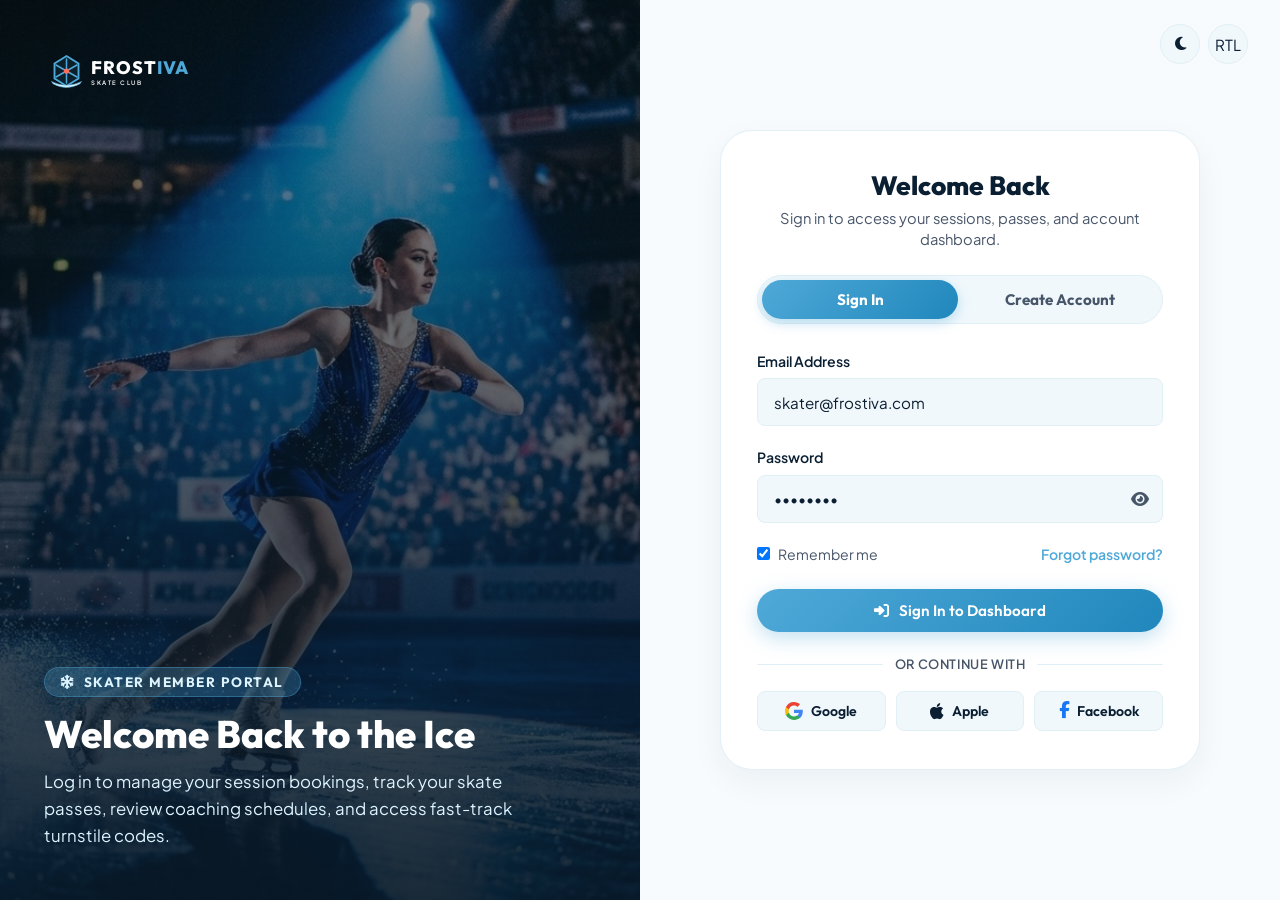
<file: login.html>
<!DOCTYPE html>
<html lang="en" dir="ltr" data-theme="light">
<head>
  <meta charset="UTF-8">
  <meta name="viewport" content="width=device-width, initial-scale=1.0">
  <title>Login / Register — Frostiva</title>
  <meta name="description" content="Access your Frostiva skater dashboard, manage pass memberships, view upcoming ice sessions and booking history.">
  <link rel="icon" type="image/svg+xml" href="assets/icons/favicon.svg">
  <!-- FontAwesome -->
  <link rel="stylesheet" href="https://cdnjs.cloudflare.com/ajax/libs/font-awesome/6.5.1/css/all.min.css">
  <!-- Stylesheets -->
  <link rel="stylesheet" href="assets/css/style.css">
  <link rel="stylesheet" href="assets/css/responsive.css">
</head>
<body class="auth-body">

  <!-- ==================== PAGE PRELOADER ==================== -->
  <div class="page-preloader" id="pagePreloader" aria-hidden="true">
    <div class="preloader-content">
      <div class="preloader-spinner-wrap">
        <svg class="preloader-snowflake-svg" viewBox="0 0 50 50" fill="none">
          <circle cx="25" cy="25" r="22" stroke="rgba(79, 169, 216, 0.2)" stroke-width="3"/>
          <circle cx="25" cy="25" r="22" stroke="url(#iceLoaderGrad)" stroke-width="3.5" stroke-linecap="round" stroke-dasharray="100" stroke-dashoffset="60" class="spinner-ring"/>
          <defs>
            <linearGradient id="iceLoaderGrad" x1="0%" y1="0%" x2="100%" y2="100%">
              <stop offset="0%" stop-color="#4FA9D8"/>
              <stop offset="100%" stop-color="#FF6B5A"/>
            </linearGradient>
          </defs>
        </svg>
        <div class="preloader-icon-center">
          <i class="fas fa-snowflake"></i>
        </div>
      </div>
      <div class="preloader-brand">
        FROST<span>IVA</span>
      </div>
      <div class="preloader-bar">
        <div class="preloader-bar-fill"></div>
      </div>
    </div>
  </div>

  <main>
    <div class="auth-split-wrapper">
      <!-- Left Visual Side -->
      <div class="auth-visual-side" style="background-image: url('assets/images/hero-login.jpg');">
        <a href="index.html" class="auth-brand-logo" aria-label="Frostiva Home">
          <svg class="frostiva-logo-svg" dir="ltr" viewBox="0 0 240 56" fill="none" style="height: 42px; width: auto;">
            <g transform="translate(6, 4)">
              <polygon points="24,4 40,14 40,34 24,44 8,34 8,14" stroke="#4FA9D8" stroke-width="2.5" fill="rgba(79, 169, 216, 0.1)"/>
              <line x1="24" y1="8" x2="24" y2="40" stroke="#4FA9D8" stroke-width="2" stroke-linecap="round"/>
              <line x1="10" y1="16" x2="38" y2="32" stroke="#4FA9D8" stroke-width="2" stroke-linecap="round"/>
              <line x1="10" y1="32" x2="38" y2="16" stroke="#4FA9D8" stroke-width="2" stroke-linecap="round"/>
              <path d="M4 38 Q24 48 44 38 L42 41 Q24 51 6 41 Z" fill="#DDF4FF" stroke="#4FA9D8" stroke-width="0.8"/>
              <circle cx="24" cy="24" r="3.5" fill="#FF6B5A" />
            </g>
            <text x="62" y="32" font-family="'Outfit', sans-serif" font-size="24" font-weight="800" letter-spacing="1.5" class="brand-text-title" fill="#FFFFFF" text-anchor="start" direction="ltr">
              FROST<tspan fill="#4FA9D8">IVA</tspan>
            </text>
            <text x="63" y="46" font-family="'Plus Jakarta Sans', sans-serif" font-size="8" font-weight="600" letter-spacing="2" fill="#94A3B8" text-anchor="start" direction="ltr">
              SKATE CLUB
            </text>
          </svg>
        </a>

        <div class="auth-visual-content">
          <span class="section-eyebrow" style="background: rgba(79, 169, 216, 0.25); color: #DDF4FF; border: 1px solid rgba(79, 169, 216, 0.4);">
            <i class="fas fa-snowflake"></i> Skater Member Portal
          </span>
          <h1 class="auth-visual-title">Welcome Back to the Ice</h1>
          <p class="auth-visual-text">
            Log in to manage your session bookings, track your skate passes, review coaching schedules, and access fast-track turnstile codes.
          </p>
        </div>
      </div>

      <!-- Right Form Side -->
      <div class="auth-form-side">
        <div class="auth-top-nav">
          <div class="auth-toggles">
            <button class="icon-btn theme-toggle-btn" aria-label="Toggle Theme"><i class="fas fa-moon"></i></button>
            <button class="icon-btn rtl-toggle-btn" aria-label="Toggle RTL"><span>RTL</span></button>
          </div>
        </div>

        <div class="auth-box">
          <!-- Welcoming Header -->
          <div class="auth-header">
            <h2 class="auth-box-title" id="authTitle">Welcome Back</h2>
            <p class="auth-box-subtitle" id="authSubtitle">Sign in to access your sessions, passes, and account dashboard.</p>
          </div>

          <!-- Auth Tabs -->
          <div class="auth-tabs">
            <button type="button" class="auth-tab-btn active" id="loginTabBtn">Sign In</button>
            <button type="button" class="auth-tab-btn" id="registerTabBtn">Create Account</button>
          </div>

          <!-- Login Form -->
          <form id="loginForm" action="dashboard.html" method="GET">
            <div class="form-group">
              <label class="form-label" for="loginEmail">Email Address</label>
              <div class="input-wrap">
                <input type="email" id="loginEmail" class="form-control" placeholder="skater@example.com" value="skater@frostiva.com" required>
              </div>
            </div>

            <div class="form-group">
              <label class="form-label" for="loginPassword">Password</label>
              <div class="input-wrap">
                <input type="password" id="loginPassword" class="form-control" placeholder="Enter your password" value="••••••••" required>
                <button type="button" class="password-toggle-btn" aria-label="Toggle password visibility">
                  <i class="fas fa-eye"></i>
                </button>
              </div>
            </div>

            <div class="form-row-remember">
              <label class="checkbox-label">
                <input type="checkbox" checked>
                <span>Remember me</span>
              </label>
              <a href="#" class="forgot-link">Forgot password?</a>
            </div>

            <button type="submit" class="btn btn-primary" style="width: 100%;">
              <i class="fas fa-sign-in-alt"></i> Sign In to Dashboard
            </button>
          </form>

          <!-- Register Form -->
          <form id="registerForm" action="dashboard.html" method="GET" style="display: none;">
            <div class="form-group">
              <label class="form-label" for="regName">Full Name</label>
              <div class="input-wrap">
                <input type="text" id="regName" class="form-control" placeholder="e.g. Alex Morgan" required>
              </div>
            </div>

            <div class="form-group">
              <label class="form-label" for="regEmail">Email Address</label>
              <div class="input-wrap">
                <input type="email" id="regEmail" class="form-control" placeholder="alex@example.com" required>
              </div>
            </div>

            <div class="form-group">
              <label class="form-label" for="regPhone">Phone Number</label>
              <div class="input-wrap">
                <input type="tel" id="regPhone" class="form-control" placeholder="(555) 000-0000" required>
              </div>
            </div>

            <div class="form-group">
              <label class="form-label" for="regPass">Create Password</label>
              <div class="input-wrap">
                <input type="password" id="regPass" class="form-control" placeholder="At least 8 characters" required>
                <button type="button" class="password-toggle-btn" aria-label="Toggle password visibility">
                  <i class="fas fa-eye"></i>
                </button>
              </div>
            </div>

            <div class="form-group">
              <label class="form-label" for="regPassConfirm">Confirm Password</label>
              <div class="input-wrap">
                <input type="password" id="regPassConfirm" class="form-control" placeholder="Confirm password" required>
              </div>
            </div>

            <button type="submit" class="btn btn-coral" style="width: 100%;">
              <i class="fas fa-user-plus"></i> Create Skater Account
            </button>
          </form>

          <!-- Additional Sign-in Options -->
          <div class="auth-divider">
            <span>Or continue with</span>
          </div>

          <div class="auth-social-buttons">
            <button type="button" class="auth-social-btn" aria-label="Sign in with Google">
              <svg width="18" height="18" viewBox="0 0 24 24">
                <path fill="#4285F4" d="M23.745 12.27c0-.7-.06-1.4-.19-2.07H12v4.51h6.6c-.29 1.52-1.14 2.8-2.4 3.65v3h3.88c2.27-2.09 3.665-5.17 3.665-9.09z"/>
                <path fill="#34A853" d="M12 24c3.24 0 5.95-1.08 7.93-2.91l-3.88-3c-1.08.72-2.45 1.16-4.05 1.16-3.12 0-5.77-2.1-6.72-4.93H1.25v3.1C3.25 21.36 7.34 24 12 24z"/>
                <path fill="#FBBC05" d="M5.28 14.32c-.25-.72-.38-1.49-.38-2.32s.13-1.6.38-2.32V6.58H1.25C.45 8.18 0 9.99 0 12c0 2.01.45 3.82 1.25 5.42l4.03-3.1z"/>
                <path fill="#EA4335" d="M12 4.75c1.77 0 3.35.61 4.6 1.8l3.42-3.42C17.95 1.19 15.24 0 12 0 7.34 0 3.25 2.64 1.25 6.58l4.03 3.1c.95-2.83 3.6-4.93 6.72-4.93z"/>
              </svg>
              <span>Google</span>
            </button>
            <button type="button" class="auth-social-btn" aria-label="Sign in with Apple">
              <i class="fab fa-apple" style="font-size: 1.15rem;"></i>
              <span>Apple</span>
            </button>
            <button type="button" class="auth-social-btn" aria-label="Sign in with Facebook">
              <i class="fab fa-facebook-f" style="color: #1877F2; font-size: 1.05rem;"></i>
              <span>Facebook</span>
            </button>
          </div>
        </div>
      </div>
    </div>
  </main>

  <script src="assets/js/main.js"></script>
</body>
</html>
</file>
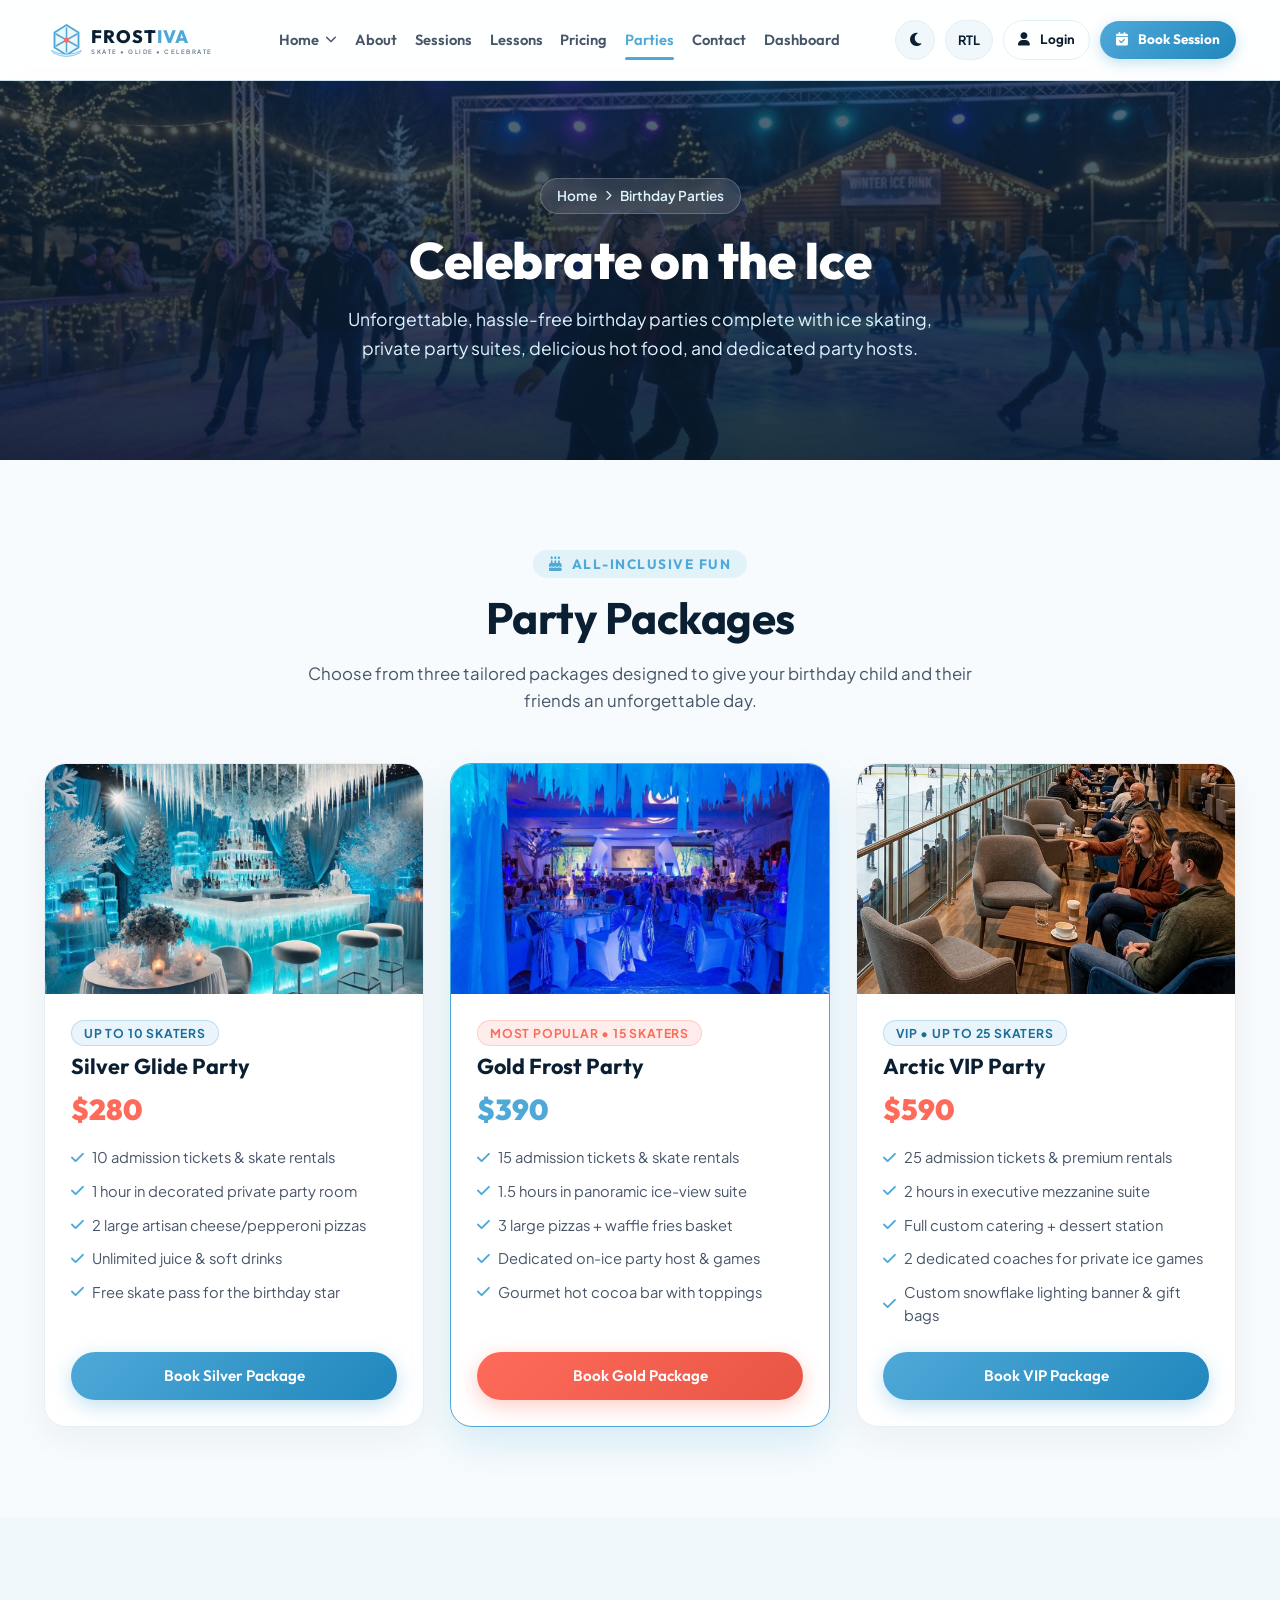
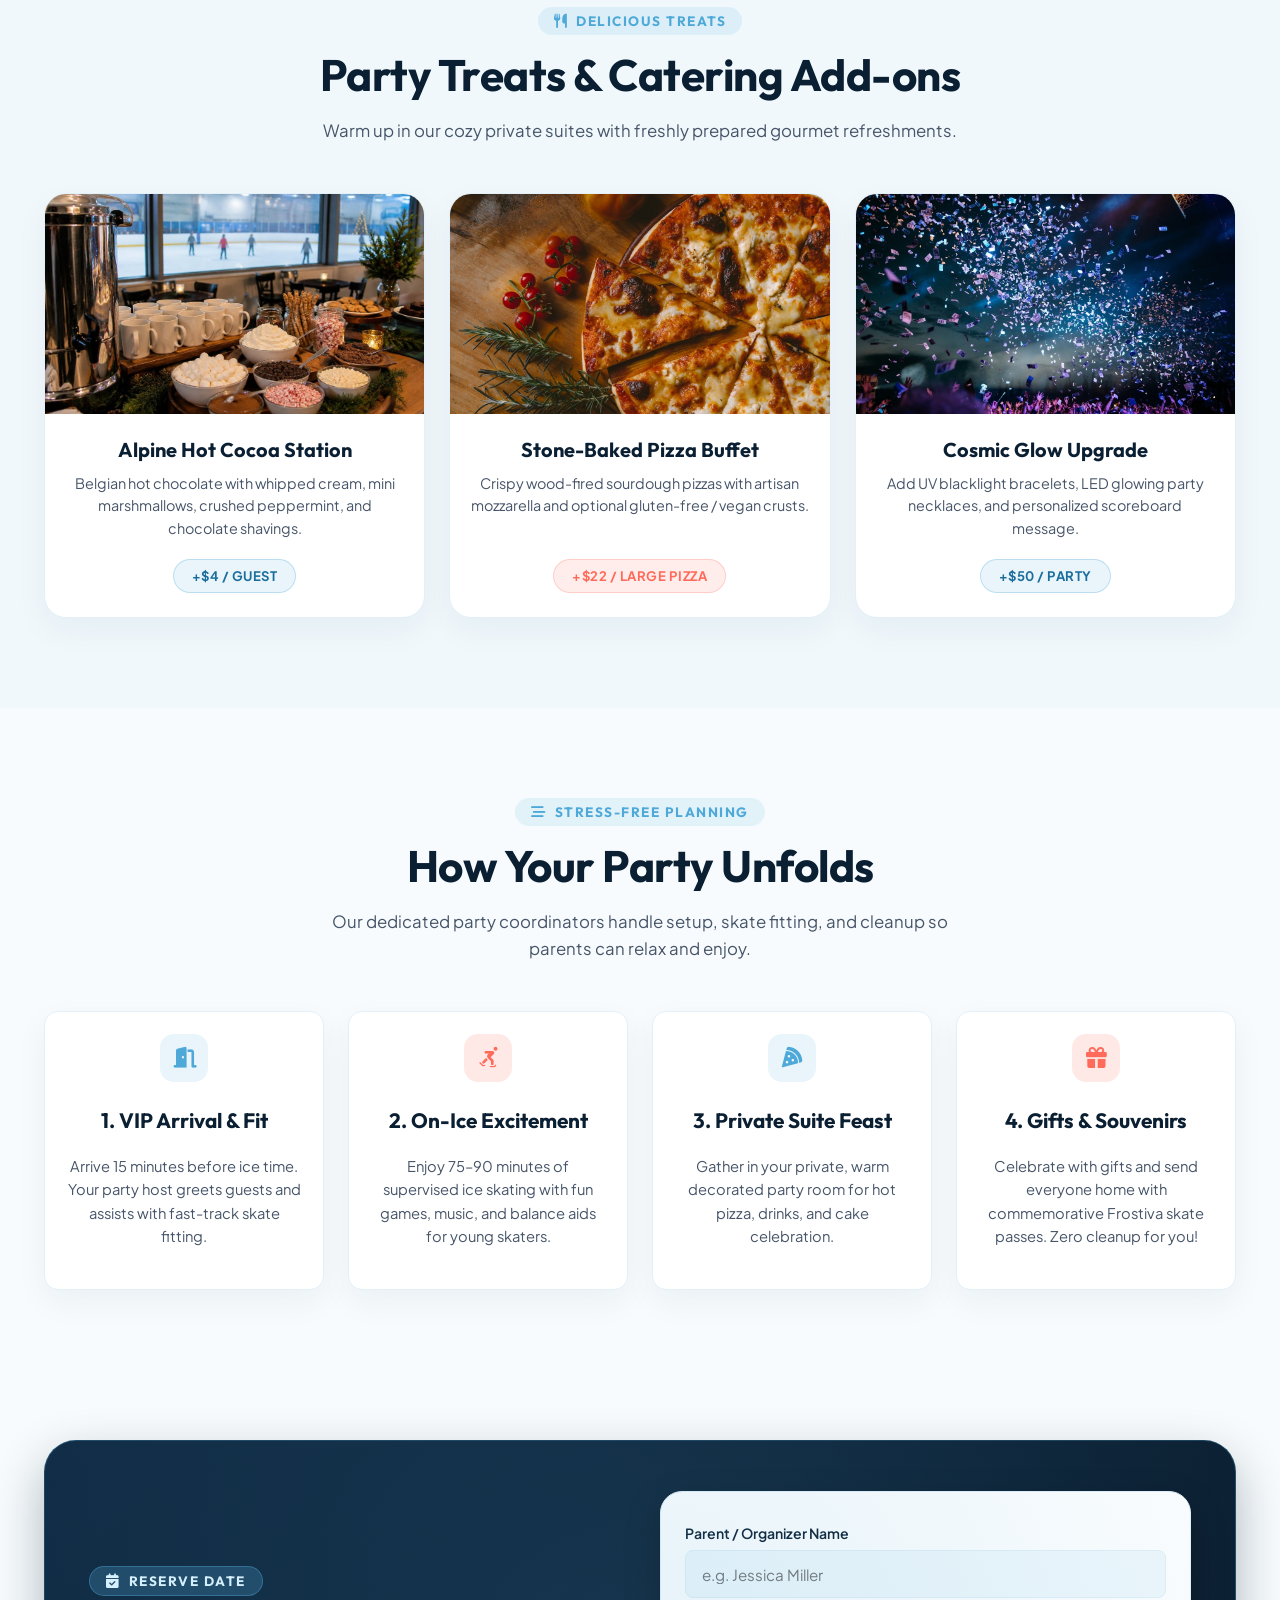
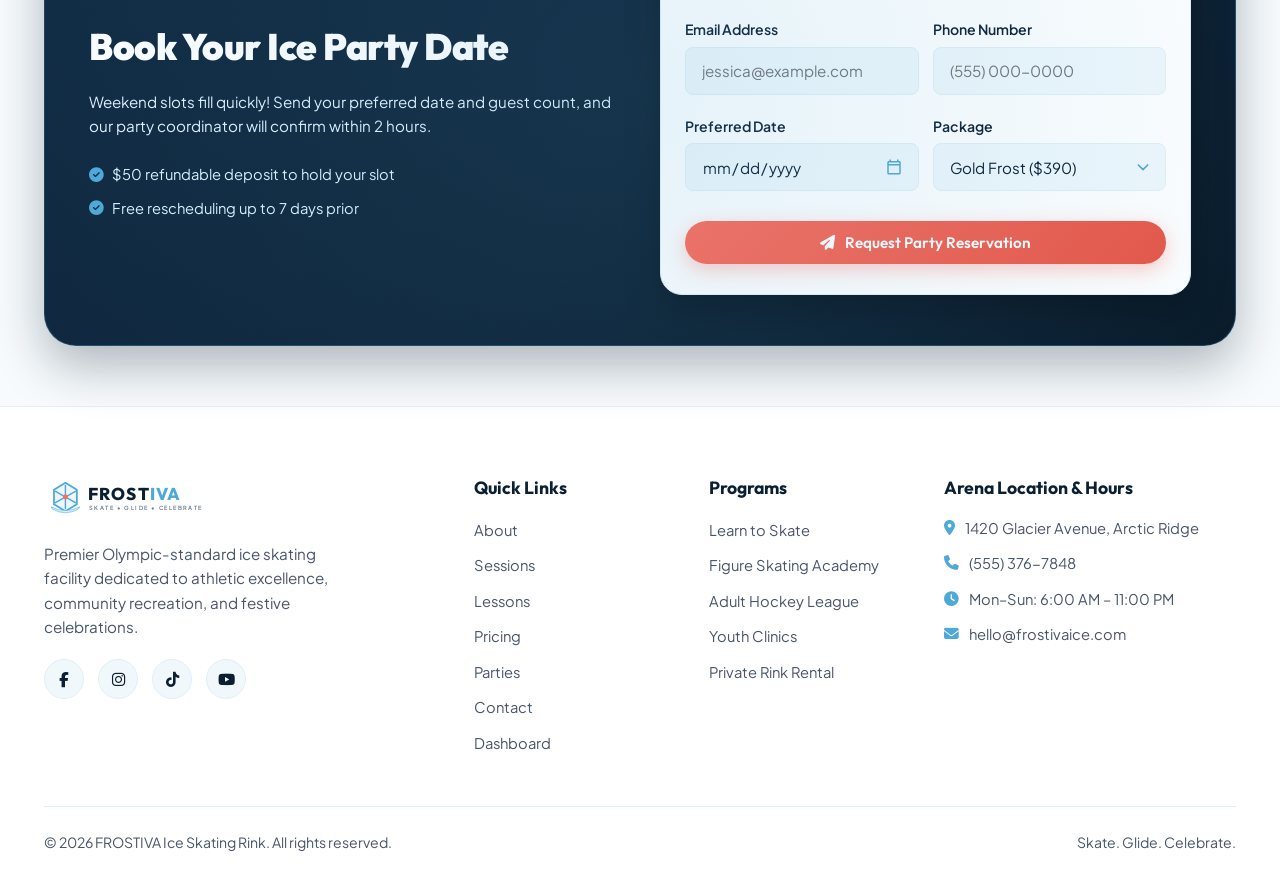
<file: parties.html>
<!DOCTYPE html>
<html lang="en" dir="ltr" data-theme="light">
<head>
  <meta charset="UTF-8">
  <meta name="viewport" content="width=device-width, initial-scale=1.0">
  <title>Birthday Parties on Ice — Frostiva</title>
  <meta name="description" content="Host unforgettable birthday parties and celebrations on ice at Frostiva. Private party suites, skate hosts, and delicious catering.">
  <link rel="icon" type="image/svg+xml" href="assets/icons/favicon.svg">
  <!-- FontAwesome -->
  <link rel="stylesheet" href="https://cdnjs.cloudflare.com/ajax/libs/font-awesome/6.5.1/css/all.min.css">
  <!-- Stylesheets -->
  <link rel="stylesheet" href="assets/css/style.css">
  <link rel="stylesheet" href="assets/css/responsive.css">
</head>
<body>

  <!-- ==================== PAGE PRELOADER ==================== -->
  <div class="page-preloader" id="pagePreloader" aria-hidden="true">
    <div class="preloader-content">
      <div class="preloader-spinner-wrap">
        <svg class="preloader-snowflake-svg" viewBox="0 0 50 50" fill="none">
          <circle cx="25" cy="25" r="22" stroke="rgba(79, 169, 216, 0.2)" stroke-width="3"/>
          <circle cx="25" cy="25" r="22" stroke="url(#iceLoaderGrad)" stroke-width="3.5" stroke-linecap="round" stroke-dasharray="100" stroke-dashoffset="60" class="spinner-ring"/>
          <defs>
            <linearGradient id="iceLoaderGrad" x1="0%" y1="0%" x2="100%" y2="100%">
              <stop offset="0%" stop-color="#4FA9D8"/>
              <stop offset="100%" stop-color="#FF6B5A"/>
            </linearGradient>
          </defs>
        </svg>
        <div class="preloader-icon-center">
          <i class="fas fa-snowflake"></i>
        </div>
      </div>
      <div class="preloader-brand">
        FROST<span>IVA</span>
      </div>
      <div class="preloader-bar">
        <div class="preloader-bar-fill"></div>
      </div>
    </div>
  </div>

  <!-- ==================== NAVBAR ==================== -->
  <header class="header-wrapper">
    <div class="container nav-container">
      <a href="index.html" class="nav-brand" aria-label="Frostiva Home">
        <svg class="frostiva-logo-svg" dir="ltr" viewBox="0 0 240 56" fill="none" style="height: 42px; width: auto;">
          <g transform="translate(6, 4)">
            <polygon points="24,4 40,14 40,34 24,44 8,34 8,14" stroke="#4FA9D8" stroke-width="2.5" fill="rgba(79, 169, 216, 0.1)"/>
            <line x1="24" y1="8" x2="24" y2="40" stroke="#4FA9D8" stroke-width="2" stroke-linecap="round"/>
            <line x1="10" y1="16" x2="38" y2="32" stroke="#4FA9D8" stroke-width="2" stroke-linecap="round"/>
            <line x1="10" y1="32" x2="38" y2="16" stroke="#4FA9D8" stroke-width="2" stroke-linecap="round"/>
            <path d="M4 38 Q24 48 44 38 L42 41 Q24 51 6 41 Z" fill="#DDF4FF" stroke="#4FA9D8" stroke-width="0.8"/>
            <circle cx="24" cy="24" r="3.5" fill="#FF6B5A" />
          </g>
          <text x="62" y="32" font-family="'Outfit', sans-serif" font-size="24" font-weight="800" letter-spacing="1.5" class="brand-text-title" fill="currentColor" text-anchor="start" direction="ltr">
            FROST<tspan fill="#4FA9D8">IVA</tspan>
          </text>
          <text x="63" y="46" font-family="'Plus Jakarta Sans', sans-serif" font-size="8" font-weight="600" letter-spacing="2" fill="#64748B" text-anchor="start" direction="ltr">
            SKATE • GLIDE • CELEBRATE
          </text>
        </svg>
      </a>

      <nav class="nav-menu" aria-label="Main Navigation">
        <div class="nav-dropdown">
          <a href="index.html" class="nav-link">
            Home <i class="fas fa-chevron-down"></i>
          </a>
          <div class="nav-dropdown-menu">
            <a href="index.html" class="nav-dropdown-item">
              <span>Home 1</span>
              <span class="badge badge-ice">Classic</span>
            </a>
            <a href="home2.html" class="nav-dropdown-item">
              <span>Home 2</span>
              <span class="badge badge-coral">Arena</span>
            </a>
          </div>
        </div>

        <a href="about.html" class="nav-link">About</a>
        <a href="sessions.html" class="nav-link">Sessions</a>
        <a href="lessons.html" class="nav-link">Lessons</a>
        <a href="pricing.html" class="nav-link">Pricing</a>
        <a href="parties.html" class="nav-link active">Parties</a>
        <a href="contact.html" class="nav-link">Contact</a>
        <a href="dashboard.html" class="nav-link">Dashboard</a>
      </nav>

      <div class="nav-actions">
        <button class="icon-btn theme-toggle-btn" aria-label="Toggle Theme"><i class="fas fa-moon"></i></button>
        <button class="icon-btn rtl-toggle-btn" aria-label="Toggle RTL" style="width: auto; padding: 0 12px; font-weight: 700; font-size: 0.8rem;">
          <span>RTL</span>
        </button>
        <a href="login.html" class="btn btn-outline btn-sm header-login-btn"><i class="fas fa-user"></i> Login</a>
        <a href="sessions.html" class="btn btn-primary btn-sm header-book-btn"><i class="fas fa-calendar-check"></i> Book Session</a>
        <button class="hamburger-btn" aria-label="Open Navigation Menu"><i class="fas fa-bars"></i></button>
      </div>
    </div>
  </header>

  <!-- Mobile Drawer Menu -->
  <div class="mobile-menu-overlay">
    <div class="mobile-menu">
      <div class="mobile-menu-header">
        <a href="index.html" class="nav-brand" aria-label="Frostiva Home">
          <svg class="frostiva-logo-svg" dir="ltr" viewBox="0 0 240 56" fill="none" style="height: 38px; width: auto;">
            <g transform="translate(6, 4)">
              <polygon points="24,4 40,14 40,34 24,44 8,34 8,14" stroke="#4FA9D8" stroke-width="2.5" fill="rgba(79, 169, 216, 0.1)"/>
              <line x1="24" y1="8" x2="24" y2="40" stroke="#4FA9D8" stroke-width="2" stroke-linecap="round"/>
              <line x1="10" y1="16" x2="38" y2="32" stroke="#4FA9D8" stroke-width="2" stroke-linecap="round"/>
              <line x1="10" y1="32" x2="38" y2="16" stroke="#4FA9D8" stroke-width="2" stroke-linecap="round"/>
              <path d="M4 38 Q24 48 44 38 L42 41 Q24 51 6 41 Z" fill="#DDF4FF" stroke="#4FA9D8" stroke-width="0.8"/>
              <circle cx="24" cy="24" r="3.5" fill="#FF6B5A" />
            </g>
            <text x="62" y="32" font-family="'Outfit', sans-serif" font-size="24" font-weight="800" letter-spacing="1.5" class="brand-text-title" fill="currentColor" text-anchor="start" direction="ltr">
              FROST<tspan fill="#4FA9D8">IVA</tspan>
            </text>
            <text x="63" y="46" font-family="'Plus Jakarta Sans', sans-serif" font-size="8" font-weight="600" letter-spacing="2" fill="#64748B" text-anchor="start" direction="ltr">
              SKATE • GLIDE • CELEBRATE
            </text>
          </svg>
        </a>
        <button class="icon-btn mobile-close-btn" aria-label="Close Navigation Menu"><i class="fas fa-times"></i></button>
      </div>
      <div class="mobile-nav-links">
        <div class="mobile-dropdown">
          <div class="mobile-dropdown-header">
            <span>Home Variations</span>
            <i class="fas fa-chevron-down" style="font-size: 0.8rem;"></i>
          </div>
          <div class="mobile-dropdown-menu">
            <a href="index.html" class="nav-link">Home 1 — Classic</a>
            <a href="home2.html" class="nav-link">Home 2 — Arena</a>
          </div>
        </div>
        <a href="about.html" class="nav-link">About</a>
        <a href="sessions.html" class="nav-link">Sessions</a>
        <a href="lessons.html" class="nav-link">Lessons</a>
        <a href="pricing.html" class="nav-link">Pricing</a>
        <a href="parties.html" class="nav-link active">Parties</a>
        <a href="contact.html" class="nav-link">Contact</a>
        <a href="dashboard.html" class="nav-link">Dashboard</a>
      </div>
      <div class="mobile-actions">
        <div class="mobile-toggles">
          <button class="theme-toggle-btn" aria-label="Toggle Theme"><i class="fas fa-moon"></i> <span>Dark Mode</span></button>
          <button class="rtl-toggle-btn" aria-label="Toggle Direction"><i class="fas fa-globe"></i> <span>RTL</span></button>
        </div>
        <a href="login.html" class="btn btn-outline" style="width: 100%; margin-bottom: 8px;">
          <i class="fas fa-user"></i> Login / Register
        </a>
        <a href="sessions.html" class="btn btn-primary" style="width: 100%;">
          <i class="fas fa-calendar-check"></i> Book Session
        </a>
      </div>
    </div>
  </div>

  <main>
    <!-- ==================== SECTION 1 — INNER HERO ==================== -->
    <section class="inner-hero" style="background-image: url('assets/images/hero-parties.jpg');">
      <div class="inner-hero-content">
        <div class="breadcrumb">
          <a href="index.html">Home</a> <i class="fas fa-chevron-right" style="font-size: 0.65rem;"></i> <span>Birthday Parties</span>
        </div>
        <h1 class="inner-hero-title">Celebrate on the Ice</h1>
        <p class="inner-hero-desc">
          Unforgettable, hassle-free birthday parties complete with ice skating, private party suites, delicious hot food, and dedicated party hosts.
        </p>
      </div>
    </section>

    <!-- ==================== SECTION 2 — PARTY PACKAGES ==================== -->
    <section class="section-pad">
      <div class="container">
        <div class="section-header">
          <span class="section-eyebrow"><i class="fas fa-birthday-cake"></i> All-Inclusive Fun</span>
          <h2 class="section-title">Party Packages</h2>
          <p class="section-desc">Choose from three tailored packages designed to give your birthday child and their friends an unforgettable day.</p>
        </div>

        <div class="party-packages-grid">
          <!-- Package 1: Silver Glide -->
          <article class="party-card">
            <div class="party-card-img">
              <img src="assets/images/party-silver.jpg" alt="Silver Glide Party Package" loading="lazy">
            </div>
            <div class="party-card-body">
              <span class="badge badge-ice" style="align-self: flex-start; margin-bottom: 8px;">Up to 10 Skaters</span>
              <h3 class="party-card-title">Silver Glide Party</h3>
              <div class="party-card-price">$280</div>
              <ul class="party-feature-list">
                <li><i class="fas fa-check" style="color: var(--primary-ice);"></i> 10 admission tickets &amp; skate rentals</li>
                <li><i class="fas fa-check" style="color: var(--primary-ice);"></i> 1 hour in decorated private party room</li>
                <li><i class="fas fa-check" style="color: var(--primary-ice);"></i> 2 large artisan cheese/pepperoni pizzas</li>
                <li><i class="fas fa-check" style="color: var(--primary-ice);"></i> Unlimited juice &amp; soft drinks</li>
                <li><i class="fas fa-check" style="color: var(--primary-ice);"></i> Free skate pass for the birthday star</li>
              </ul>
              <a href="#partyInquiry" class="btn btn-primary">Book Silver Package</a>
            </div>
          </article>

          <!-- Package 2: Gold Frost (Popular) -->
          <article class="party-card" style="border-color: var(--primary-ice); box-shadow: 0 16px 40px rgba(79, 169, 216, 0.2);">
            <div class="party-card-img">
              <img src="assets/images/party-gold.jpg" alt="Gold Frost Party Package" loading="lazy">
            </div>
            <div class="party-card-body">
              <span class="badge badge-coral" style="align-self: flex-start; margin-bottom: 8px;">Most Popular &bull; 15 Skaters</span>
              <h3 class="party-card-title">Gold Frost Party</h3>
              <div class="party-card-price" style="color: var(--primary-ice);">$390</div>
              <ul class="party-feature-list">
                <li><i class="fas fa-check" style="color: var(--primary-ice);"></i> 15 admission tickets &amp; skate rentals</li>
                <li><i class="fas fa-check" style="color: var(--primary-ice);"></i> 1.5 hours in panoramic ice-view suite</li>
                <li><i class="fas fa-check" style="color: var(--primary-ice);"></i> 3 large pizzas + waffle fries basket</li>
                <li><i class="fas fa-check" style="color: var(--primary-ice);"></i> Dedicated on-ice party host &amp; games</li>
                <li><i class="fas fa-check" style="color: var(--primary-ice);"></i> Gourmet hot cocoa bar with toppings</li>
              </ul>
              <a href="#partyInquiry" class="btn btn-coral">Book Gold Package</a>
            </div>
          </article>

          <!-- Package 3: Arctic VIP Party -->
          <article class="party-card">
            <div class="party-card-img">
              <img src="assets/images/party-vip.jpg" alt="Arctic VIP Party Package" loading="lazy">
            </div>
            <div class="party-card-body">
              <span class="badge badge-ice" style="align-self: flex-start; margin-bottom: 8px;">VIP &bull; Up to 25 Skaters</span>
              <h3 class="party-card-title">Arctic VIP Party</h3>
              <div class="party-card-price">$590</div>
              <ul class="party-feature-list">
                <li><i class="fas fa-check" style="color: var(--primary-ice);"></i> 25 admission tickets &amp; premium rentals</li>
                <li><i class="fas fa-check" style="color: var(--primary-ice);"></i> 2 hours in executive mezzanine suite</li>
                <li><i class="fas fa-check" style="color: var(--primary-ice);"></i> Full custom catering + dessert station</li>
                <li><i class="fas fa-check" style="color: var(--primary-ice);"></i> 2 dedicated coaches for private ice games</li>
                <li><i class="fas fa-check" style="color: var(--primary-ice);"></i> Custom snowflake lighting banner &amp; gift bags</li>
              </ul>
              <a href="#partyInquiry" class="btn btn-primary">Book VIP Package</a>
            </div>
          </article>
        </div>
      </div>
    </section>

    <!-- ==================== SECTION 3 — FOOD & CELEBRATION ADD-ONS ==================== -->
    <section class="section-pad" style="background: var(--surface-alt);">
      <div class="container">
        <div class="section-header">
          <span class="section-eyebrow"><i class="fas fa-utensils"></i> Delicious Treats</span>
          <h2 class="section-title">Party Treats &amp; Catering Add-ons</h2>
          <p class="section-desc">Warm up in our cozy private suites with freshly prepared gourmet refreshments.</p>
        </div>

        <div class="gear-features-grid">
          <div class="gear-card">
            <div class="gear-card-img">
              <img src="assets/images/party-food.jpg" alt="Gourmet Hot Cocoa Bar" loading="lazy">
            </div>
            <div class="gear-card-body">
              <h3 class="gear-card-title">Alpine Hot Cocoa Station</h3>
              <p class="gear-card-desc">Belgian hot chocolate with whipped cream, mini marshmallows, crushed peppermint, and chocolate shavings.</p>
              <span class="badge badge-ice">+$4 / guest</span>
            </div>
          </div>

          <div class="gear-card">
            <div class="gear-card-img">
              <img src="assets/images/parties-food-pizza.jpg" alt="Artisan Pizza &amp; Wings" loading="lazy">
            </div>
            <div class="gear-card-body">
              <h3 class="gear-card-title">Stone-Baked Pizza Buffet</h3>
              <p class="gear-card-desc">Crispy wood-fired sourdough pizzas with artisan mozzarella and optional gluten-free / vegan crusts.</p>
              <span class="badge badge-coral">+$22 / large pizza</span>
            </div>
          </div>

          <div class="gear-card">
            <div class="gear-card-img">
              <img src="assets/images/parties-cosmic-lighting.jpg" alt="Cosmic Party Lighting" loading="lazy">
            </div>
            <div class="gear-card-body">
              <h3 class="gear-card-title">Cosmic Glow Upgrade</h3>
              <p class="gear-card-desc">Add UV blacklight bracelets, LED glowing party necklaces, and personalized scoreboard message.</p>
              <span class="badge badge-ice">+$50 / party</span>
            </div>
          </div>
        </div>
      </div>
    </section>

    <!-- ==================== SECTION 4 — PARTY FLOW & EXPERIENCE ==================== -->
    <section class="section-pad">
      <div class="container">
        <div class="section-header">
          <span class="section-eyebrow"><i class="fas fa-stream"></i> Stress-Free Planning</span>
          <h2 class="section-title">How Your Party Unfolds</h2>
          <p class="section-desc">Our dedicated party coordinators handle setup, skate fitting, and cleanup so parents can relax and enjoy.</p>
        </div>

        <div class="programs-grid">
          <div class="slot-card" style="text-align: center;">
            <div class="dash-stat-icon-wrap" style="margin: 0 auto 12px; background: var(--badge-bg); color: var(--primary-ice);">
              <i class="fas fa-door-open"></i>
            </div>
            <h3 class="session-title">1. VIP Arrival &amp; Fit</h3>
            <p class="session-text">Arrive 15 minutes before ice time. Your party host greets guests and assists with fast-track skate fitting.</p>
          </div>

          <div class="slot-card" style="text-align: center;">
            <div class="dash-stat-icon-wrap" style="margin: 0 auto 12px; background: rgba(255, 107, 90, 0.15); color: var(--accent-coral);">
              <i class="fas fa-skating"></i>
            </div>
            <h3 class="session-title">2. On-Ice Excitement</h3>
            <p class="session-text">Enjoy 75–90 minutes of supervised ice skating with fun games, music, and balance aids for young skaters.</p>
          </div>

          <div class="slot-card" style="text-align: center;">
            <div class="dash-stat-icon-wrap" style="margin: 0 auto 12px; background: var(--badge-bg); color: var(--primary-ice);">
              <i class="fas fa-pizza-slice"></i>
            </div>
            <h3 class="session-title">3. Private Suite Feast</h3>
            <p class="session-text">Gather in your private, warm decorated party room for hot pizza, drinks, and cake celebration.</p>
          </div>

          <div class="slot-card" style="text-align: center;">
            <div class="dash-stat-icon-wrap" style="margin: 0 auto 12px; background: rgba(255, 107, 90, 0.15); color: var(--accent-coral);">
              <i class="fas fa-gift"></i>
            </div>
            <h3 class="session-title">4. Gifts &amp; Souvenirs</h3>
            <p class="session-text">Celebrate with gifts and send everyone home with commemorative Frostiva skate passes. Zero cleanup for you!</p>
          </div>
        </div>
      </div>
    </section>

    <!-- ==================== SECTION 5 — INSTANT PARTY INQUIRY CTA ==================== -->
    <section class="section-pad-sm" id="partyInquiry">
      <div class="container">
        <div class="cta-banner-winter party-cta-banner">
          <div class="party-inquiry-grid">
            <div class="party-inquiry-info">
              <span class="section-eyebrow" style="background: rgba(79, 169, 216, 0.25); color: #DDF4FF; border: 1px solid rgba(79, 169, 216, 0.4); align-self: flex-start;">
                <i class="fas fa-calendar-check"></i> Reserve Date
              </span>
              <h2 class="cta-title">Book Your Ice Party Date</h2>
              <p class="cta-desc">
                Weekend slots fill quickly! Send your preferred date and guest count, and our party coordinator will confirm within 2 hours.
              </p>
              <div style="display: flex; flex-direction: column; gap: 10px; font-size: 0.92rem; color: var(--frost-blue);">
                <div style="display: flex; align-items: center; gap: 8px;"><i class="fas fa-check-circle" style="color: var(--primary-ice);"></i> <span>$50 refundable deposit to hold your slot</span></div>
                <div style="display: flex; align-items: center; gap: 8px;"><i class="fas fa-check-circle" style="color: var(--primary-ice);"></i> <span>Free rescheduling up to 7 days prior</span></div>
              </div>
            </div>

            <form class="auth-box party-inquiry-form-card" onsubmit="event.preventDefault(); alert('Party Inquiry Received! A Frostiva coordinator will contact you shortly.');">
              <div class="form-group">
                <label class="form-label">Parent / Organizer Name</label>
                <input type="text" class="form-control" placeholder="e.g. Jessica Miller" required>
              </div>
              <div class="form-grid-2">
                <div class="form-group">
                  <label class="form-label">Email Address</label>
                  <input type="email" class="form-control" placeholder="jessica@example.com" required>
                </div>
                <div class="form-group">
                  <label class="form-label">Phone Number</label>
                  <input type="tel" class="form-control" placeholder="(555) 000-0000" required>
                </div>
              </div>
              <div class="form-grid-2">
                <div class="form-group">
                  <label class="form-label">Preferred Date</label>
                  <input type="date" class="form-control" required>
                </div>
                <div class="form-group">
                  <label class="form-label">Package</label>
                  <select class="form-control">
                    <option>Gold Frost ($390)</option>
                    <option>Silver Glide ($280)</option>
                    <option>Arctic VIP ($590)</option>
                  </select>
                </div>
              </div>
              <button type="submit" class="btn btn-coral" style="width: 100%; margin-top: 10px;">
                <i class="fas fa-paper-plane"></i> Request Party Reservation
              </button>
            </form>
          </div>
        </div>
      </div>
    </section>
  </main>

  <!-- ==================== FOOTER ==================== -->
  <footer class="site-footer">
    <div class="container">
      <div class="footer-top">
        <div class="footer-brand">
          <svg class="frostiva-logo-svg" dir="ltr" viewBox="0 0 240 56" fill="none" style="height: 40px; width: auto;">
            <g transform="translate(6, 4)">
              <polygon points="24,4 40,14 40,34 24,44 8,34 8,14" stroke="#4FA9D8" stroke-width="2.5" fill="rgba(79, 169, 216, 0.1)"/>
              <line x1="24" y1="8" x2="24" y2="40" stroke="#4FA9D8" stroke-width="2" stroke-linecap="round"/>
              <line x1="10" y1="16" x2="38" y2="32" stroke="#4FA9D8" stroke-width="2" stroke-linecap="round"/>
              <line x1="10" y1="32" x2="38" y2="16" stroke="#4FA9D8" stroke-width="2" stroke-linecap="round"/>
              <path d="M4 38 Q24 48 44 38 L42 41 Q24 51 6 41 Z" fill="#DDF4FF" stroke="#4FA9D8" stroke-width="0.8"/>
              <circle cx="24" cy="24" r="3.5" fill="#FF6B5A" />
            </g>
            <text x="62" y="32" font-family="'Outfit', sans-serif" font-size="24" font-weight="800" letter-spacing="1.5" class="brand-text-title" fill="currentColor" text-anchor="start" direction="ltr">
              FROST<tspan fill="#4FA9D8">IVA</tspan>
            </text>
            <text x="63" y="46" font-family="'Plus Jakarta Sans', sans-serif" font-size="8" font-weight="600" letter-spacing="2" fill="#64748B" text-anchor="start" direction="ltr">
              SKATE • GLIDE • CELEBRATE
            </text>
          </svg>
          <p>Premier Olympic-standard ice skating facility dedicated to athletic excellence, community recreation, and festive celebrations.</p>
          <div class="footer-social-row">
            <a href="#" class="icon-btn" aria-label="Facebook"><i class="fab fa-facebook-f"></i></a>
            <a href="#" class="icon-btn" aria-label="Instagram"><i class="fab fa-instagram"></i></a>
            <a href="#" class="icon-btn" aria-label="TikTok"><i class="fab fa-tiktok"></i></a>
            <a href="#" class="icon-btn" aria-label="YouTube"><i class="fab fa-youtube"></i></a>
          </div>
        </div>

        <div>
          <h4 class="footer-title">Quick Links</h4>
          <ul class="footer-links">
            <li><a href="about.html">About</a></li>
            <li><a href="sessions.html">Sessions</a></li>
            <li><a href="lessons.html">Lessons</a></li>
            <li><a href="pricing.html">Pricing</a></li>
            <li><a href="parties.html">Parties</a></li>
            <li><a href="contact.html">Contact</a></li>
            <li><a href="dashboard.html">Dashboard</a></li>
          </ul>
        </div>

        <div>
          <h4 class="footer-title">Programs</h4>
          <ul class="footer-links">
            <li><a href="lessons.html">Learn to Skate</a></li>
            <li><a href="lessons.html">Figure Skating Academy</a></li>
            <li><a href="lessons.html">Adult Hockey League</a></li>
            <li><a href="lessons.html">Youth Clinics</a></li>
            <li><a href="parties.html">Private Rink Rental</a></li>
          </ul>
        </div>

        <div>
          <h4 class="footer-title">Arena Location &amp; Hours</h4>
          <ul class="footer-contact-info">
            <li><i class="fas fa-map-marker-alt"></i> 1420 Glacier Avenue, Arctic Ridge</li>
            <li><i class="fas fa-phone"></i> (555) 376-7848</li>
            <li><i class="fas fa-clock"></i> Mon–Sun: 6:00 AM – 11:00 PM</li>
            <li><i class="fas fa-envelope"></i> hello@frostivaice.com</li>
          </ul>
        </div>
      </div>

      <div class="footer-bottom">
        <p>&copy; 2026 FROSTIVA Ice Skating Rink. All rights reserved.</p>
        <p>Skate. Glide. Celebrate.</p>
      </div>
    </div>
  </footer>

  <!-- Back to Top Button -->
  <button class="back-to-top" aria-label="Scroll back to top">
    <i class="fas fa-chevron-up"></i>
  </button>

  <script src="assets/js/main.js"></script>
</body>
</html>
</file>
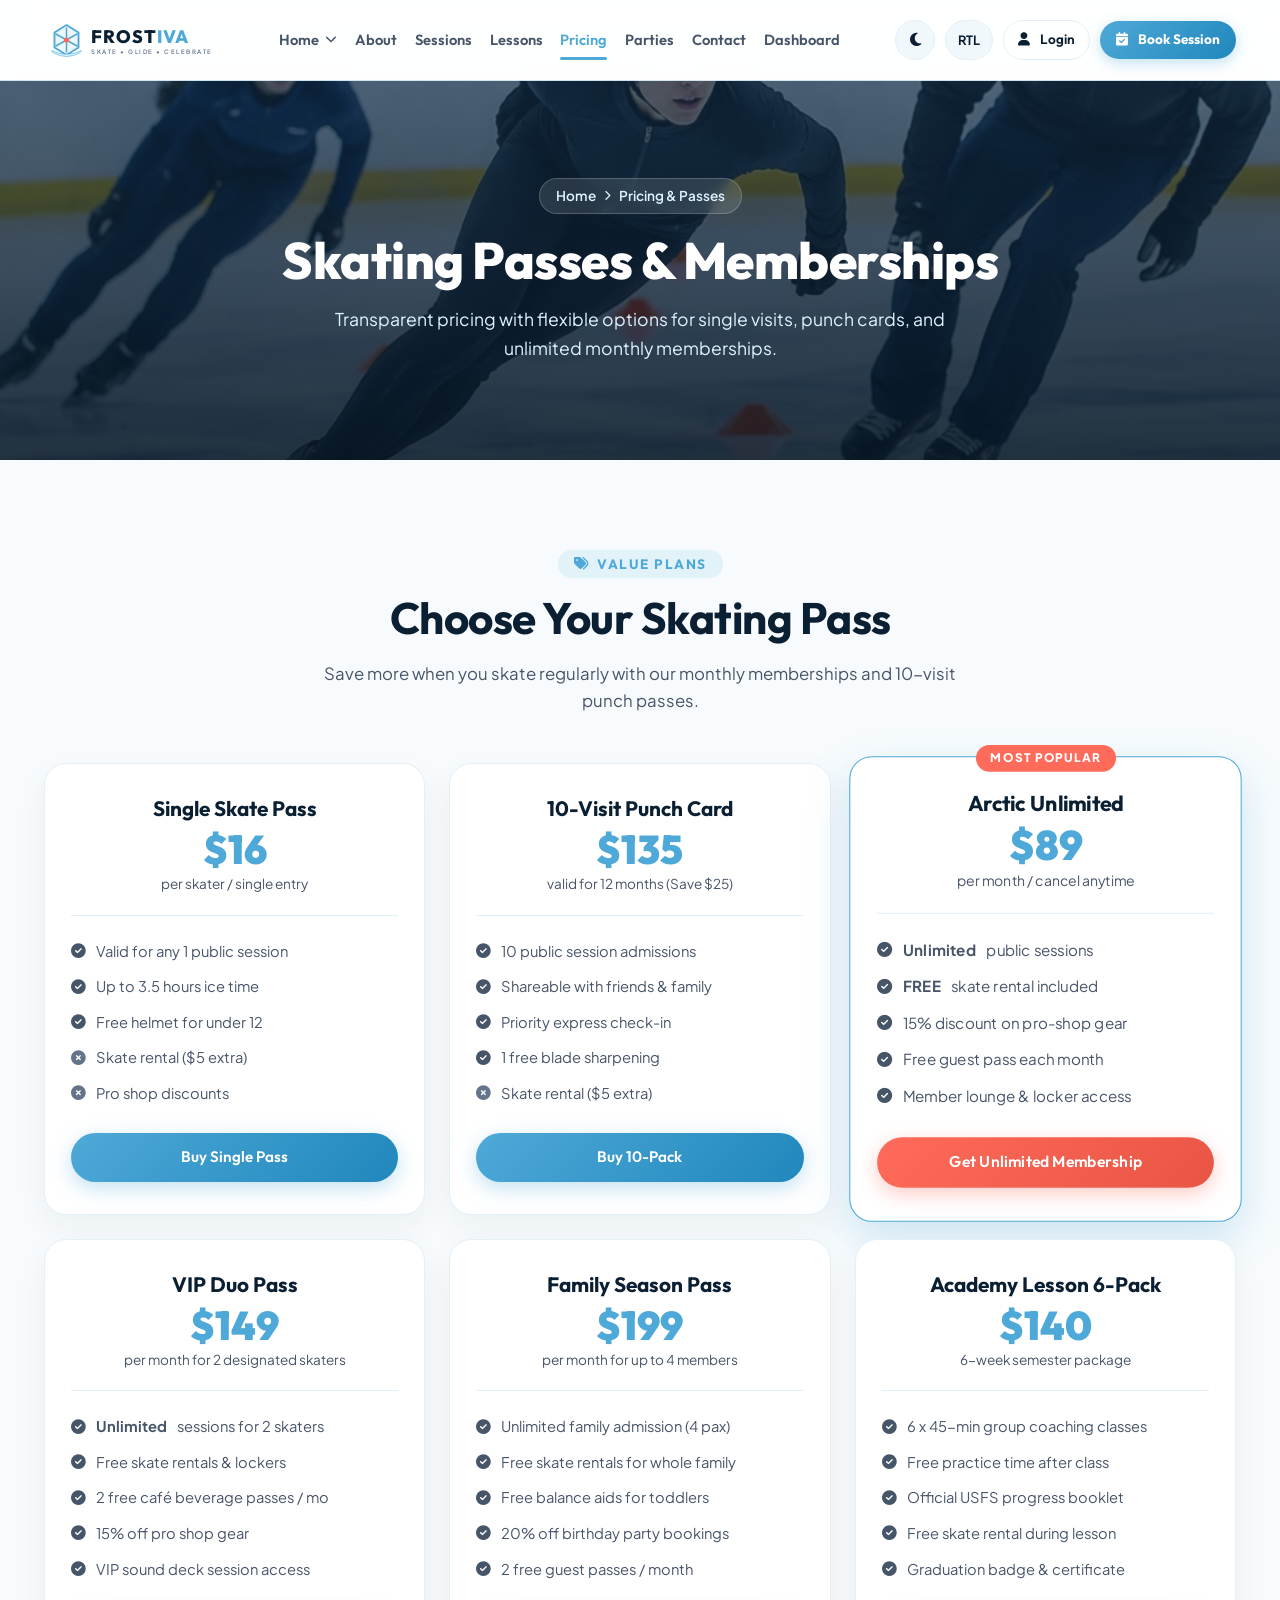
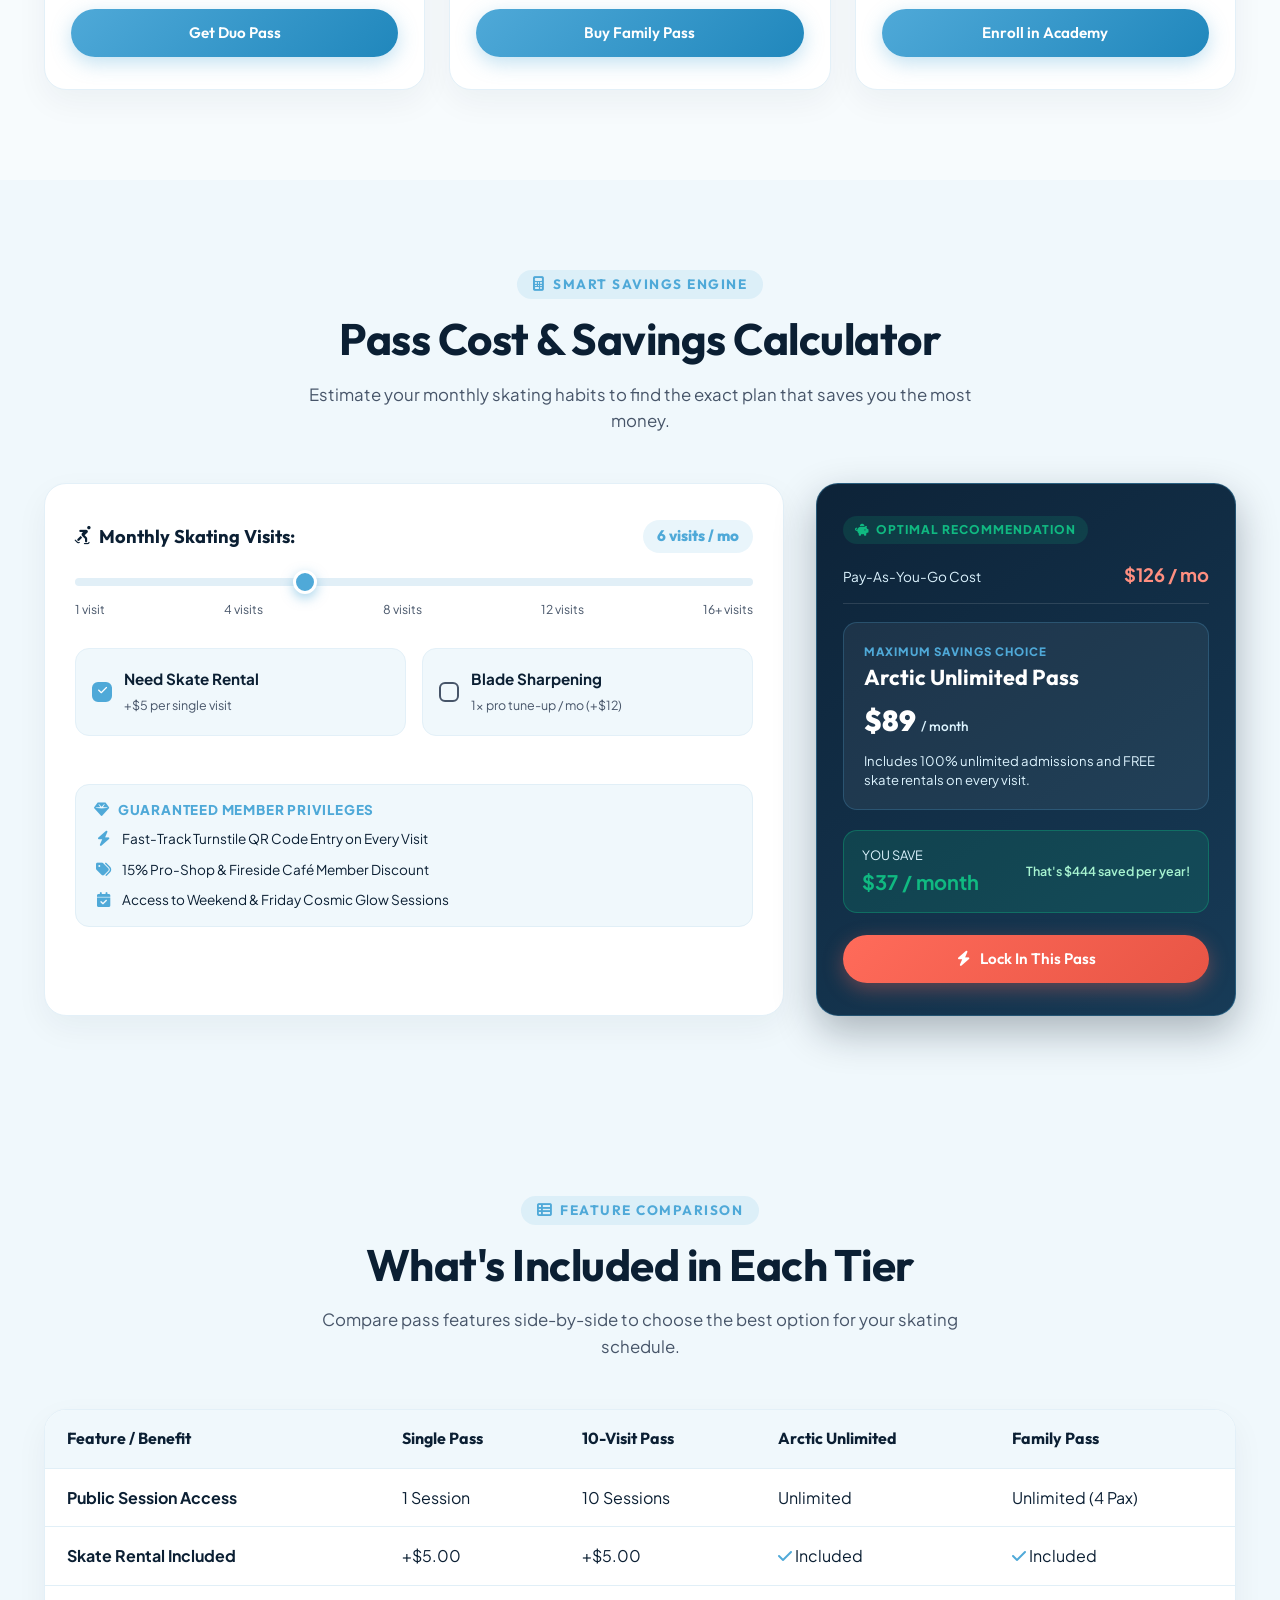
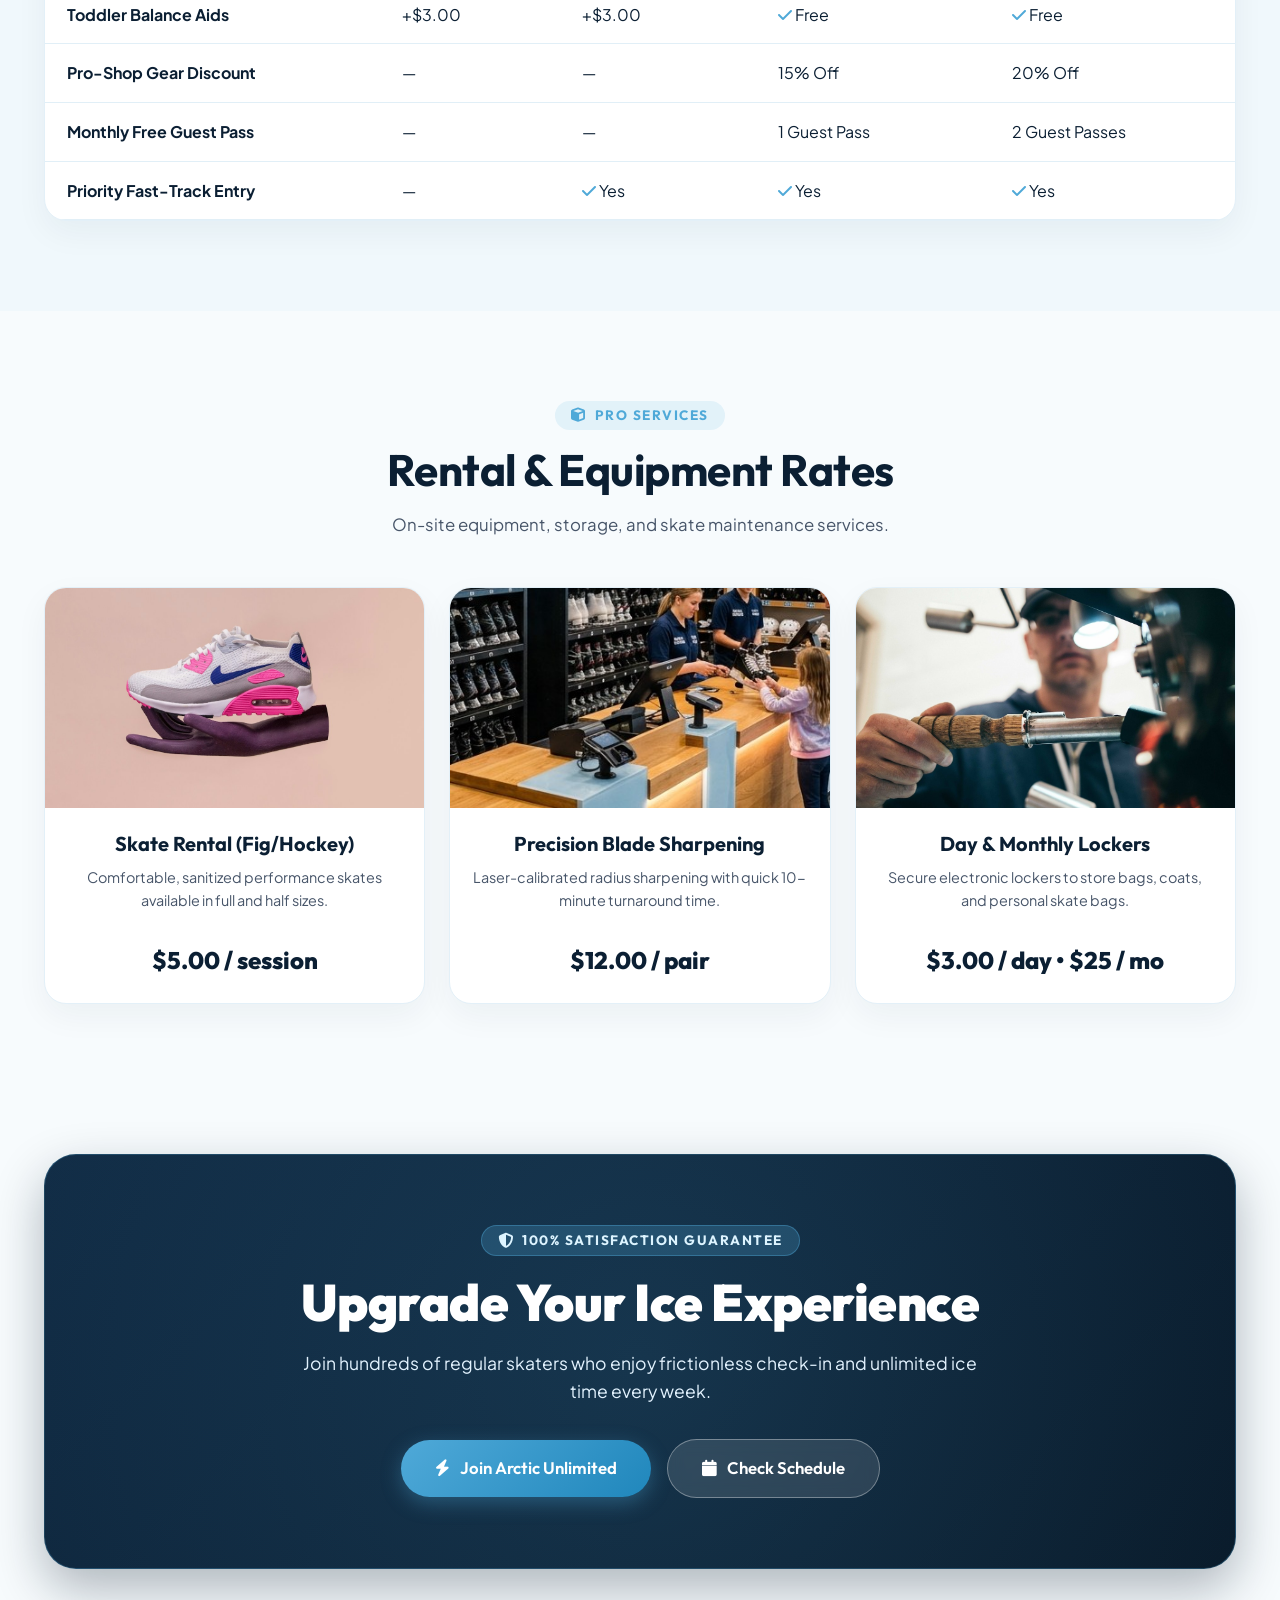
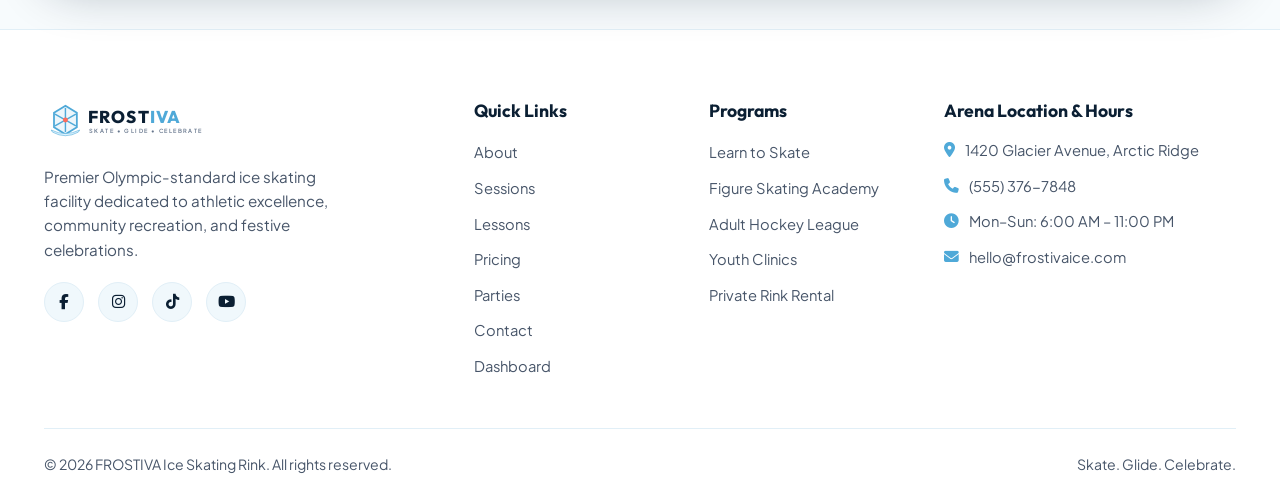
<file: pricing.html>
<!DOCTYPE html>
<html lang="en" dir="ltr" data-theme="light">
<head>
  <meta charset="UTF-8">
  <meta name="viewport" content="width=device-width, initial-scale=1.0">
  <title>Pricing &amp; Passes — Frostiva</title>
  <meta name="description" content="Affordable public skating admission, multi-visit punch cards, monthly unlimited memberships, and family ice passes at Frostiva.">
  <link rel="icon" type="image/svg+xml" href="assets/icons/favicon.svg">
  <!-- FontAwesome -->
  <link rel="stylesheet" href="https://cdnjs.cloudflare.com/ajax/libs/font-awesome/6.5.1/css/all.min.css">
  <!-- Stylesheets -->
  <link rel="stylesheet" href="assets/css/style.css">
  <link rel="stylesheet" href="assets/css/responsive.css">
</head>
<body>

  <!-- ==================== PAGE PRELOADER ==================== -->
  <div class="page-preloader" id="pagePreloader" aria-hidden="true">
    <div class="preloader-content">
      <div class="preloader-spinner-wrap">
        <svg class="preloader-snowflake-svg" viewBox="0 0 50 50" fill="none">
          <circle cx="25" cy="25" r="22" stroke="rgba(79, 169, 216, 0.2)" stroke-width="3"/>
          <circle cx="25" cy="25" r="22" stroke="url(#iceLoaderGrad)" stroke-width="3.5" stroke-linecap="round" stroke-dasharray="100" stroke-dashoffset="60" class="spinner-ring"/>
          <defs>
            <linearGradient id="iceLoaderGrad" x1="0%" y1="0%" x2="100%" y2="100%">
              <stop offset="0%" stop-color="#4FA9D8"/>
              <stop offset="100%" stop-color="#FF6B5A"/>
            </linearGradient>
          </defs>
        </svg>
        <div class="preloader-icon-center">
          <i class="fas fa-snowflake"></i>
        </div>
      </div>
      <div class="preloader-brand">
        FROST<span>IVA</span>
      </div>
      <div class="preloader-bar">
        <div class="preloader-bar-fill"></div>
      </div>
    </div>
  </div>

  <!-- ==================== NAVBAR ==================== -->
  <header class="header-wrapper">
    <div class="container nav-container">
      <a href="index.html" class="nav-brand" aria-label="Frostiva Home">
        <svg class="frostiva-logo-svg" dir="ltr" viewBox="0 0 240 56" fill="none" style="height: 42px; width: auto;">
          <g transform="translate(6, 4)">
            <polygon points="24,4 40,14 40,34 24,44 8,34 8,14" stroke="#4FA9D8" stroke-width="2.5" fill="rgba(79, 169, 216, 0.1)"/>
            <line x1="24" y1="8" x2="24" y2="40" stroke="#4FA9D8" stroke-width="2" stroke-linecap="round"/>
            <line x1="10" y1="16" x2="38" y2="32" stroke="#4FA9D8" stroke-width="2" stroke-linecap="round"/>
            <line x1="10" y1="32" x2="38" y2="16" stroke="#4FA9D8" stroke-width="2" stroke-linecap="round"/>
            <path d="M4 38 Q24 48 44 38 L42 41 Q24 51 6 41 Z" fill="#DDF4FF" stroke="#4FA9D8" stroke-width="0.8"/>
            <circle cx="24" cy="24" r="3.5" fill="#FF6B5A" />
          </g>
          <text x="62" y="32" font-family="'Outfit', sans-serif" font-size="24" font-weight="800" letter-spacing="1.5" class="brand-text-title" fill="currentColor" text-anchor="start" direction="ltr">
            FROST<tspan fill="#4FA9D8">IVA</tspan>
          </text>
          <text x="63" y="46" font-family="'Plus Jakarta Sans', sans-serif" font-size="8" font-weight="600" letter-spacing="2" fill="#64748B" text-anchor="start" direction="ltr">
            SKATE • GLIDE • CELEBRATE
          </text>
        </svg>
      </a>

      <nav class="nav-menu" aria-label="Main Navigation">
        <div class="nav-dropdown">
          <a href="index.html" class="nav-link">
            Home <i class="fas fa-chevron-down"></i>
          </a>
          <div class="nav-dropdown-menu">
            <a href="index.html" class="nav-dropdown-item">
              <span>Home 1</span>
              <span class="badge badge-ice">Classic</span>
            </a>
            <a href="home2.html" class="nav-dropdown-item">
              <span>Home 2</span>
              <span class="badge badge-coral">Arena</span>
            </a>
          </div>
        </div>

        <a href="about.html" class="nav-link">About</a>
        <a href="sessions.html" class="nav-link">Sessions</a>
        <a href="lessons.html" class="nav-link">Lessons</a>
        <a href="pricing.html" class="nav-link active">Pricing</a>
        <a href="parties.html" class="nav-link">Parties</a>
        <a href="contact.html" class="nav-link">Contact</a>
        <a href="dashboard.html" class="nav-link">Dashboard</a>
      </nav>

      <div class="nav-actions">
        <button class="icon-btn theme-toggle-btn" aria-label="Toggle Theme"><i class="fas fa-moon"></i></button>
        <button class="icon-btn rtl-toggle-btn" aria-label="Toggle RTL" style="width: auto; padding: 0 12px; font-weight: 700; font-size: 0.8rem;">
          <span>RTL</span>
        </button>
        <a href="login.html" class="btn btn-outline btn-sm header-login-btn"><i class="fas fa-user"></i> Login</a>
        <a href="sessions.html" class="btn btn-primary btn-sm header-book-btn"><i class="fas fa-calendar-check"></i> Book Session</a>
        <button class="hamburger-btn" aria-label="Open Navigation Menu"><i class="fas fa-bars"></i></button>
      </div>
    </div>
  </header>

  <!-- Mobile Drawer Menu -->
  <div class="mobile-menu-overlay">
    <div class="mobile-menu">
      <div class="mobile-menu-header">
        <a href="index.html" class="nav-brand" aria-label="Frostiva Home">
          <svg class="frostiva-logo-svg" dir="ltr" viewBox="0 0 240 56" fill="none" style="height: 38px; width: auto;">
            <g transform="translate(6, 4)">
              <polygon points="24,4 40,14 40,34 24,44 8,34 8,14" stroke="#4FA9D8" stroke-width="2.5" fill="rgba(79, 169, 216, 0.1)"/>
              <line x1="24" y1="8" x2="24" y2="40" stroke="#4FA9D8" stroke-width="2" stroke-linecap="round"/>
              <line x1="10" y1="16" x2="38" y2="32" stroke="#4FA9D8" stroke-width="2" stroke-linecap="round"/>
              <line x1="10" y1="32" x2="38" y2="16" stroke="#4FA9D8" stroke-width="2" stroke-linecap="round"/>
              <path d="M4 38 Q24 48 44 38 L42 41 Q24 51 6 41 Z" fill="#DDF4FF" stroke="#4FA9D8" stroke-width="0.8"/>
              <circle cx="24" cy="24" r="3.5" fill="#FF6B5A" />
            </g>
            <text x="62" y="32" font-family="'Outfit', sans-serif" font-size="24" font-weight="800" letter-spacing="1.5" class="brand-text-title" fill="currentColor" text-anchor="start" direction="ltr">
              FROST<tspan fill="#4FA9D8">IVA</tspan>
            </text>
            <text x="63" y="46" font-family="'Plus Jakarta Sans', sans-serif" font-size="8" font-weight="600" letter-spacing="2" fill="#64748B" text-anchor="start" direction="ltr">
              SKATE • GLIDE • CELEBRATE
            </text>
          </svg>
        </a>
        <button class="icon-btn mobile-close-btn" aria-label="Close Navigation Menu"><i class="fas fa-times"></i></button>
      </div>
      <div class="mobile-nav-links">
        <div class="mobile-dropdown">
          <div class="mobile-dropdown-header">
            <span>Home Variations</span>
            <i class="fas fa-chevron-down" style="font-size: 0.8rem;"></i>
          </div>
          <div class="mobile-dropdown-menu">
            <a href="index.html" class="nav-link">Home 1 — Classic</a>
            <a href="home2.html" class="nav-link">Home 2 — Arena</a>
          </div>
        </div>
        <a href="about.html" class="nav-link">About</a>
        <a href="sessions.html" class="nav-link">Sessions</a>
        <a href="lessons.html" class="nav-link">Lessons</a>
        <a href="pricing.html" class="nav-link active">Pricing</a>
        <a href="parties.html" class="nav-link">Parties</a>
        <a href="contact.html" class="nav-link">Contact</a>
        <a href="dashboard.html" class="nav-link">Dashboard</a>
      </div>
      <div class="mobile-actions">
        <div class="mobile-toggles">
          <button class="theme-toggle-btn" aria-label="Toggle Theme"><i class="fas fa-moon"></i> <span>Dark Mode</span></button>
          <button class="rtl-toggle-btn" aria-label="Toggle Direction"><i class="fas fa-globe"></i> <span>RTL</span></button>
        </div>
        <a href="login.html" class="btn btn-outline" style="width: 100%; margin-bottom: 8px;">
          <i class="fas fa-user"></i> Login / Register
        </a>
        <a href="sessions.html" class="btn btn-primary" style="width: 100%;">
          <i class="fas fa-calendar-check"></i> Book Session
        </a>
      </div>
    </div>
  </div>

  <main>
    <!-- ==================== SECTION 1 — INNER HERO ==================== -->
    <section class="inner-hero" style="background-image: url('assets/images/hero-pricing.jpg');">
      <div class="inner-hero-content">
        <div class="breadcrumb">
          <a href="index.html">Home</a> <i class="fas fa-chevron-right" style="font-size: 0.65rem;"></i> <span>Pricing &amp; Passes</span>
        </div>
        <h1 class="inner-hero-title">Skating Passes &amp; Memberships</h1>
        <p class="inner-hero-desc">
          Transparent pricing with flexible options for single visits, punch cards, and unlimited monthly memberships.
        </p>
      </div>
    </section>

    <!-- ==================== SECTION 2 — PRICING CARDS ==================== -->
    <section class="section-pad">
      <div class="container">
        <div class="section-header">
          <span class="section-eyebrow"><i class="fas fa-tags"></i> Value Plans</span>
          <h2 class="section-title">Choose Your Skating Pass</h2>
          <p class="section-desc">Save more when you skate regularly with our monthly memberships and 10-visit punch passes.</p>
        </div>

        <div class="pricing-grid-5">
          <!-- Card 1: Single Session -->
          <div class="pricing-card">
            <div class="pricing-header">
              <h3 class="pricing-plan-name">Single Skate Pass</h3>
              <div class="pricing-cost">$16</div>
              <div class="pricing-period">per skater / single entry</div>
            </div>
            <ul class="pricing-features">
              <li><i class="fas fa-check-circle"></i> Valid for any 1 public session</li>
              <li><i class="fas fa-check-circle"></i> Up to 3.5 hours ice time</li>
              <li><i class="fas fa-check-circle"></i> Free helmet for under 12</li>
              <li><i class="fas fa-times-circle" style="color: var(--text-light);"></i> Skate rental ($5 extra)</li>
              <li><i class="fas fa-times-circle" style="color: var(--text-light);"></i> Pro shop discounts</li>
            </ul>
            <a href="dashboard.html" class="btn btn-primary" style="width: 100%;">Buy Single Pass</a>
          </div>

          <!-- Card 2: 10-Visit Pass -->
          <div class="pricing-card">
            <div class="pricing-header">
              <h3 class="pricing-plan-name">10-Visit Punch Card</h3>
              <div class="pricing-cost">$135</div>
              <div class="pricing-period">valid for 12 months (Save $25)</div>
            </div>
            <ul class="pricing-features">
              <li><i class="fas fa-check-circle"></i> 10 public session admissions</li>
              <li><i class="fas fa-check-circle"></i> Shareable with friends &amp; family</li>
              <li><i class="fas fa-check-circle"></i> Priority express check-in</li>
              <li><i class="fas fa-check-circle"></i> 1 free blade sharpening</li>
              <li><i class="fas fa-times-circle" style="color: var(--text-light);"></i> Skate rental ($5 extra)</li>
            </ul>
            <a href="dashboard.html" class="btn btn-primary" style="width: 100%;">Buy 10-Pack</a>
          </div>

          <!-- Card 3: Monthly Unlimited (FEATURED) -->
          <div class="pricing-card featured">
            <div class="pricing-header">
              <h3 class="pricing-plan-name">Arctic Unlimited</h3>
              <div class="pricing-cost">$89</div>
              <div class="pricing-period">per month / cancel anytime</div>
            </div>
            <ul class="pricing-features">
              <li><i class="fas fa-check-circle"></i> <strong>Unlimited</strong> public sessions</li>
              <li><i class="fas fa-check-circle"></i> <strong>FREE</strong> skate rental included</li>
              <li><i class="fas fa-check-circle"></i> 15% discount on pro-shop gear</li>
              <li><i class="fas fa-check-circle"></i> Free guest pass each month</li>
              <li><i class="fas fa-check-circle"></i> Member lounge &amp; locker access</li>
            </ul>
            <a href="dashboard.html" class="btn btn-coral" style="width: 100%;">Get Unlimited Membership</a>
          </div>

          <!-- Card 4: VIP Duo Pass (NEW) -->
          <div class="pricing-card">
            <div class="pricing-header">
              <h3 class="pricing-plan-name">VIP Duo Pass</h3>
              <div class="pricing-cost">$149</div>
              <div class="pricing-period">per month for 2 designated skaters</div>
            </div>
            <ul class="pricing-features">
              <li><i class="fas fa-check-circle"></i> <strong>Unlimited</strong> sessions for 2 skaters</li>
              <li><i class="fas fa-check-circle"></i> Free skate rentals &amp; lockers</li>
              <li><i class="fas fa-check-circle"></i> 2 free café beverage passes / mo</li>
              <li><i class="fas fa-check-circle"></i> 15% off pro shop gear</li>
              <li><i class="fas fa-check-circle"></i> VIP sound deck session access</li>
            </ul>
            <a href="dashboard.html" class="btn btn-primary" style="width: 100%;">Get Duo Pass</a>
          </div>

          <!-- Card 5: Family Season Pass -->
          <div class="pricing-card">
            <div class="pricing-header">
              <h3 class="pricing-plan-name">Family Season Pass</h3>
              <div class="pricing-cost">$199</div>
              <div class="pricing-period">per month for up to 4 members</div>
            </div>
            <ul class="pricing-features">
              <li><i class="fas fa-check-circle"></i> Unlimited family admission (4 pax)</li>
              <li><i class="fas fa-check-circle"></i> Free skate rentals for whole family</li>
              <li><i class="fas fa-check-circle"></i> Free balance aids for toddlers</li>
              <li><i class="fas fa-check-circle"></i> 20% off birthday party bookings</li>
              <li><i class="fas fa-check-circle"></i> 2 free guest passes / month</li>
            </ul>
            <a href="dashboard.html" class="btn btn-primary" style="width: 100%;">Buy Family Pass</a>
          </div>

          <!-- Card 6: Lesson 6-Pack -->
          <div class="pricing-card">
            <div class="pricing-header">
              <h3 class="pricing-plan-name">Academy Lesson 6-Pack</h3>
              <div class="pricing-cost">$140</div>
              <div class="pricing-period">6-week semester package</div>
            </div>
            <ul class="pricing-features">
              <li><i class="fas fa-check-circle"></i> 6 x 45-min group coaching classes</li>
              <li><i class="fas fa-check-circle"></i> Free practice time after class</li>
              <li><i class="fas fa-check-circle"></i> Official USFS progress booklet</li>
              <li><i class="fas fa-check-circle"></i> Free skate rental during lesson</li>
              <li><i class="fas fa-check-circle"></i> Graduation badge &amp; certificate</li>
            </ul>
            <a href="dashboard.html" class="btn btn-primary" style="width: 100%;">Enroll in Academy</a>
          </div>
        </div>
      </div>
    </section>

    <!-- ==================== NEW SECTION: INTERACTIVE PASS SAVINGS CALCULATOR ==================== -->
    <section class="section-pad pricing-calc-section" style="background: var(--surface-alt);">
      <div class="container">
        <div class="section-header">
          <span class="section-eyebrow"><i class="fas fa-calculator"></i> Smart Savings Engine</span>
          <h2 class="section-title">Pass Cost &amp; Savings Calculator</h2>
          <p class="section-desc">Estimate your monthly skating habits to find the exact plan that saves you the most money.</p>
        </div>

        <div class="pricing-calc-wrapper">
          <!-- Calculator Controls -->
          <div class="calc-card-controls">
            <div class="calc-control-group">
              <div class="calc-label-row">
                <label for="visitsSlider"><i class="fas fa-skating"></i> Monthly Skating Visits:</label>
                <span class="calc-val-pill" id="visitsDisplay">6 visits / mo</span>
              </div>
              <input type="range" id="visitsSlider" min="1" max="16" value="6" class="calc-slider">
              <div class="slider-marks">
                <span>1 visit</span>
                <span>4 visits</span>
                <span>8 visits</span>
                <span>12 visits</span>
                <span>16+ visits</span>
              </div>
            </div>

            <div class="calc-options-grid">
              <label class="calc-checkbox-card">
                <input type="checkbox" id="calcSkateRental" checked>
                <div class="checkbox-custom"></div>
                <div class="checkbox-text">
                  <strong>Need Skate Rental</strong>
                  <small>+$5 per single visit</small>
                </div>
              </label>

              <label class="calc-checkbox-card">
                <input type="checkbox" id="calcSharpening">
                <div class="checkbox-custom"></div>
                <div class="checkbox-text">
                  <strong>Blade Sharpening</strong>
                  <small>1x pro tune-up / mo (+$12)</small>
                </div>
              </label>
            </div>

            <!-- Value Highlights to eliminate empty space -->
            <div class="calc-perks-summary" style="margin-top: 20px; padding: 16px 18px; background: var(--surface-alt); border: 1px solid var(--surface-border); border-radius: var(--radius-md); display: flex; flex-direction: column; gap: 11px;">
              <div style="display: flex; align-items: center; gap: 8px; font-size: 0.84rem; font-weight: 800; text-transform: uppercase; color: var(--primary-ice); letter-spacing: 0.8px; line-height: 1.3;">
                <i class="fas fa-gem" style="font-size: 0.95rem; flex-shrink: 0;"></i>
                <span>Guaranteed Member Privileges</span>
              </div>
              <div style="display: flex; align-items: flex-start; gap: 10px; font-size: 0.85rem; color: var(--text-main); line-height: 1.45;">
                <i class="fas fa-bolt" style="color: var(--primary-ice); font-size: 0.95rem; width: 18px; text-align: center; flex-shrink: 0; margin-top: 2px;"></i>
                <span>Fast-Track Turnstile QR Code Entry on Every Visit</span>
              </div>
              <div style="display: flex; align-items: flex-start; gap: 10px; font-size: 0.85rem; color: var(--text-main); line-height: 1.45;">
                <i class="fas fa-tags" style="color: var(--primary-ice); font-size: 0.95rem; width: 18px; text-align: center; flex-shrink: 0; margin-top: 2px;"></i>
                <span>15% Pro-Shop &amp; Fireside Café Member Discount</span>
              </div>
              <div style="display: flex; align-items: flex-start; gap: 10px; font-size: 0.85rem; color: var(--text-main); line-height: 1.45;">
                <i class="fas fa-calendar-check" style="color: var(--primary-ice); font-size: 0.95rem; width: 18px; text-align: center; flex-shrink: 0; margin-top: 2px;"></i>
                <span>Access to Weekend &amp; Friday Cosmic Glow Sessions</span>
              </div>
            </div>
          </div>

          <!-- Live Calculator Results HUD -->
          <div class="calc-results-hud">
            <div class="hud-savings-badge"><i class="fas fa-piggy-bank"></i> Optimal Recommendation</div>
            <div class="calc-hud-header">
              <span class="hud-sub">Pay-As-You-Go Cost</span>
              <div class="paygo-price-strike" id="paygoCost">$126 / mo</div>
            </div>

            <div class="rec-plan-box">
              <span class="rec-tag" id="recPlanTag">Best Value Choice</span>
              <h3 class="rec-plan-name" id="recPlanName">Arctic Unlimited Pass</h3>
              <div class="rec-plan-price" id="recPlanPrice">$89 <small>/ month</small></div>
              <p class="rec-plan-desc" id="recPlanDesc">Includes unlimited admissions and 100% free skate rentals every visit.</p>
            </div>

            <div class="calc-savings-banner">
              <div class="savings-amount">
                <span style="font-size: 0.8rem; text-transform: uppercase; color: var(--frost-blue); display: block;">You Save</span>
                <strong id="monthlySavingsVal">$37 / month</strong>
              </div>
              <div class="annual-savings" id="annualSavingsVal">That's $444 saved per year!</div>
            </div>

            <a href="dashboard.html" class="btn btn-coral" style="width: 100%;"><i class="fas fa-bolt"></i> Lock In This Pass</a>
          </div>
        </div>
      </div>
    </section>

    <!-- ==================== SECTION 3 — WHAT'S INCLUDED MATRIX ==================== -->
    <section class="section-pad" style="background: var(--surface-alt);">
      <div class="container">
        <div class="section-header">
          <span class="section-eyebrow"><i class="fas fa-th-list"></i> Feature Comparison</span>
          <h2 class="section-title">What's Included in Each Tier</h2>
          <p class="section-desc">Compare pass features side-by-side to choose the best option for your skating schedule.</p>
        </div>

        <div class="comparison-table-wrap">
          <table class="comparison-table">
            <thead>
              <tr>
                <th>Feature / Benefit</th>
                <th>Single Pass</th>
                <th>10-Visit Pass</th>
                <th>Arctic Unlimited</th>
                <th>Family Pass</th>
              </tr>
            </thead>
            <tbody>
              <tr>
                <td><strong>Public Session Access</strong></td>
                <td>1 Session</td>
                <td>10 Sessions</td>
                <td>Unlimited</td>
                <td>Unlimited (4 Pax)</td>
              </tr>
              <tr>
                <td><strong>Skate Rental Included</strong></td>
                <td>+$5.00</td>
                <td>+$5.00</td>
                <td><i class="fas fa-check" style="color: var(--primary-ice);"></i> Included</td>
                <td><i class="fas fa-check" style="color: var(--primary-ice);"></i> Included</td>
              </tr>
              <tr>
                <td><strong>Toddler Balance Aids</strong></td>
                <td>+$3.00</td>
                <td>+$3.00</td>
                <td><i class="fas fa-check" style="color: var(--primary-ice);"></i> Free</td>
                <td><i class="fas fa-check" style="color: var(--primary-ice);"></i> Free</td>
              </tr>
              <tr>
                <td><strong>Pro-Shop Gear Discount</strong></td>
                <td>—</td>
                <td>—</td>
                <td>15% Off</td>
                <td>20% Off</td>
              </tr>
              <tr>
                <td><strong>Monthly Free Guest Pass</strong></td>
                <td>—</td>
                <td>—</td>
                <td>1 Guest Pass</td>
                <td>2 Guest Passes</td>
              </tr>
              <tr>
                <td><strong>Priority Fast-Track Entry</strong></td>
                <td>—</td>
                <td><i class="fas fa-check" style="color: var(--primary-ice);"></i> Yes</td>
                <td><i class="fas fa-check" style="color: var(--primary-ice);"></i> Yes</td>
                <td><i class="fas fa-check" style="color: var(--primary-ice);"></i> Yes</td>
              </tr>
            </tbody>
          </table>
        </div>
      </div>
    </section>

    <!-- ==================== SECTION 4 — GEAR RENTAL & ADD-ON RATES ==================== -->
    <section class="section-pad">
      <div class="container">
        <div class="section-header">
          <span class="section-eyebrow"><i class="fas fa-cube"></i> Pro Services</span>
          <h2 class="section-title">Rental &amp; Equipment Rates</h2>
          <p class="section-desc">On-site equipment, storage, and skate maintenance services.</p>
        </div>

        <div class="gear-features-grid">
          <div class="gear-card">
            <div class="gear-card-img">
              <img src="assets/images/pricing-gear-skates.jpg" alt="Skate Rental Rates" loading="lazy">
            </div>
            <div class="gear-card-body">
              <h3 class="gear-card-title">Skate Rental (Fig/Hockey)</h3>
              <p class="gear-card-desc">Comfortable, sanitized performance skates available in full and half sizes.</p>
              <div class="program-price" style="font-size: 1.5rem; margin-top: 10px;">$5.00 / session</div>
            </div>
          </div>

          <div class="gear-card">
            <div class="gear-card-img">
              <img src="assets/images/gear-sharpening.jpg" alt="Blade Sharpening Service" loading="lazy">
            </div>
            <div class="gear-card-body">
              <h3 class="gear-card-title">Precision Blade Sharpening</h3>
              <p class="gear-card-desc">Laser-calibrated radius sharpening with quick 10-minute turnaround time.</p>
              <div class="program-price" style="font-size: 1.5rem; margin-top: 10px;">$12.00 / pair</div>
            </div>
          </div>

          <div class="gear-card">
            <div class="gear-card-img">
              <img src="assets/images/pricing-gear-lockers.jpg" alt="Private Day Locker" loading="lazy">
            </div>
            <div class="gear-card-body">
              <h3 class="gear-card-title">Day &amp; Monthly Lockers</h3>
              <p class="gear-card-desc">Secure electronic lockers to store bags, coats, and personal skate bags.</p>
              <div class="program-price" style="font-size: 1.5rem; margin-top: 10px;">$3.00 / day &bull; $25 / mo</div>
            </div>
          </div>
        </div>
      </div>
    </section>

    <!-- ==================== SECTION 5 — MEMBER GUARANTEE CTA ==================== -->
    <section class="section-pad-sm">
      <div class="container">
        <div class="cta-banner-winter">
          <div class="cta-banner-content" style="text-align: center;">
            <span class="section-eyebrow" style="background: rgba(79, 169, 216, 0.25); color: #DDF4FF; border: 1px solid rgba(79, 169, 216, 0.4); display: inline-flex; align-items: center; justify-content: center; gap: 8px; margin: 0 auto 16px auto; width: auto; white-space: nowrap;">
              <i class="fas fa-shield-alt" style="font-size: 0.95rem; line-height: 1;"></i> 100% Satisfaction Guarantee
            </span>
            <h2 class="cta-title">Upgrade Your Ice Experience</h2>
            <p class="cta-desc">Join hundreds of regular skaters who enjoy frictionless check-in and unlimited ice time every week.</p>
            <div class="cta-btns">
              <a href="dashboard.html" class="btn btn-primary btn-lg"><i class="fas fa-bolt"></i> Join Arctic Unlimited</a>
              <a href="sessions.html" class="btn btn-outline-white btn-lg"><i class="fas fa-calendar"></i> Check Schedule</a>
            </div>
          </div>
        </div>
      </div>
    </section>
  </main>

  <!-- ==================== FOOTER ==================== -->
  <footer class="site-footer">
    <div class="container">
      <div class="footer-top">
        <div class="footer-brand">
          <svg class="frostiva-logo-svg" dir="ltr" viewBox="0 0 240 56" fill="none" style="height: 40px; width: auto;">
            <g transform="translate(6, 4)">
              <polygon points="24,4 40,14 40,34 24,44 8,34 8,14" stroke="#4FA9D8" stroke-width="2.5" fill="rgba(79, 169, 216, 0.1)"/>
              <line x1="24" y1="8" x2="24" y2="40" stroke="#4FA9D8" stroke-width="2" stroke-linecap="round"/>
              <line x1="10" y1="16" x2="38" y2="32" stroke="#4FA9D8" stroke-width="2" stroke-linecap="round"/>
              <line x1="10" y1="32" x2="38" y2="16" stroke="#4FA9D8" stroke-width="2" stroke-linecap="round"/>
              <path d="M4 38 Q24 48 44 38 L42 41 Q24 51 6 41 Z" fill="#DDF4FF" stroke="#4FA9D8" stroke-width="0.8"/>
              <circle cx="24" cy="24" r="3.5" fill="#FF6B5A" />
            </g>
            <text x="62" y="32" font-family="'Outfit', sans-serif" font-size="24" font-weight="800" letter-spacing="1.5" class="brand-text-title" fill="currentColor" text-anchor="start" direction="ltr">
              FROST<tspan fill="#4FA9D8">IVA</tspan>
            </text>
            <text x="63" y="46" font-family="'Plus Jakarta Sans', sans-serif" font-size="8" font-weight="600" letter-spacing="2" fill="#64748B" text-anchor="start" direction="ltr">
              SKATE • GLIDE • CELEBRATE
            </text>
          </svg>
          <p>Premier Olympic-standard ice skating facility dedicated to athletic excellence, community recreation, and festive celebrations.</p>
          <div class="footer-social-row">
            <a href="#" class="icon-btn" aria-label="Facebook"><i class="fab fa-facebook-f"></i></a>
            <a href="#" class="icon-btn" aria-label="Instagram"><i class="fab fa-instagram"></i></a>
            <a href="#" class="icon-btn" aria-label="TikTok"><i class="fab fa-tiktok"></i></a>
            <a href="#" class="icon-btn" aria-label="YouTube"><i class="fab fa-youtube"></i></a>
          </div>
        </div>

        <div>
          <h4 class="footer-title">Quick Links</h4>
          <ul class="footer-links">
            <li><a href="about.html">About</a></li>
            <li><a href="sessions.html">Sessions</a></li>
            <li><a href="lessons.html">Lessons</a></li>
            <li><a href="pricing.html">Pricing</a></li>
            <li><a href="parties.html">Parties</a></li>
            <li><a href="contact.html">Contact</a></li>
            <li><a href="dashboard.html">Dashboard</a></li>
          </ul>
        </div>

        <div>
          <h4 class="footer-title">Programs</h4>
          <ul class="footer-links">
            <li><a href="lessons.html">Learn to Skate</a></li>
            <li><a href="lessons.html">Figure Skating Academy</a></li>
            <li><a href="lessons.html">Adult Hockey League</a></li>
            <li><a href="lessons.html">Youth Clinics</a></li>
            <li><a href="parties.html">Private Rink Rental</a></li>
          </ul>
        </div>

        <div>
          <h4 class="footer-title">Arena Location &amp; Hours</h4>
          <ul class="footer-contact-info">
            <li><i class="fas fa-map-marker-alt"></i> 1420 Glacier Avenue, Arctic Ridge</li>
            <li><i class="fas fa-phone"></i> (555) 376-7848</li>
            <li><i class="fas fa-clock"></i> Mon–Sun: 6:00 AM – 11:00 PM</li>
            <li><i class="fas fa-envelope"></i> hello@frostivaice.com</li>
          </ul>
        </div>
      </div>

      <div class="footer-bottom">
        <p>&copy; 2026 FROSTIVA Ice Skating Rink. All rights reserved.</p>
        <p>Skate. Glide. Celebrate.</p>
      </div>
    </div>
  </footer>

  <!-- Back to Top Button -->
  <button class="back-to-top" aria-label="Scroll back to top">
    <i class="fas fa-chevron-up"></i>
  </button>

  <script src="assets/js/main.js"></script>
</body>
</html>
</file>
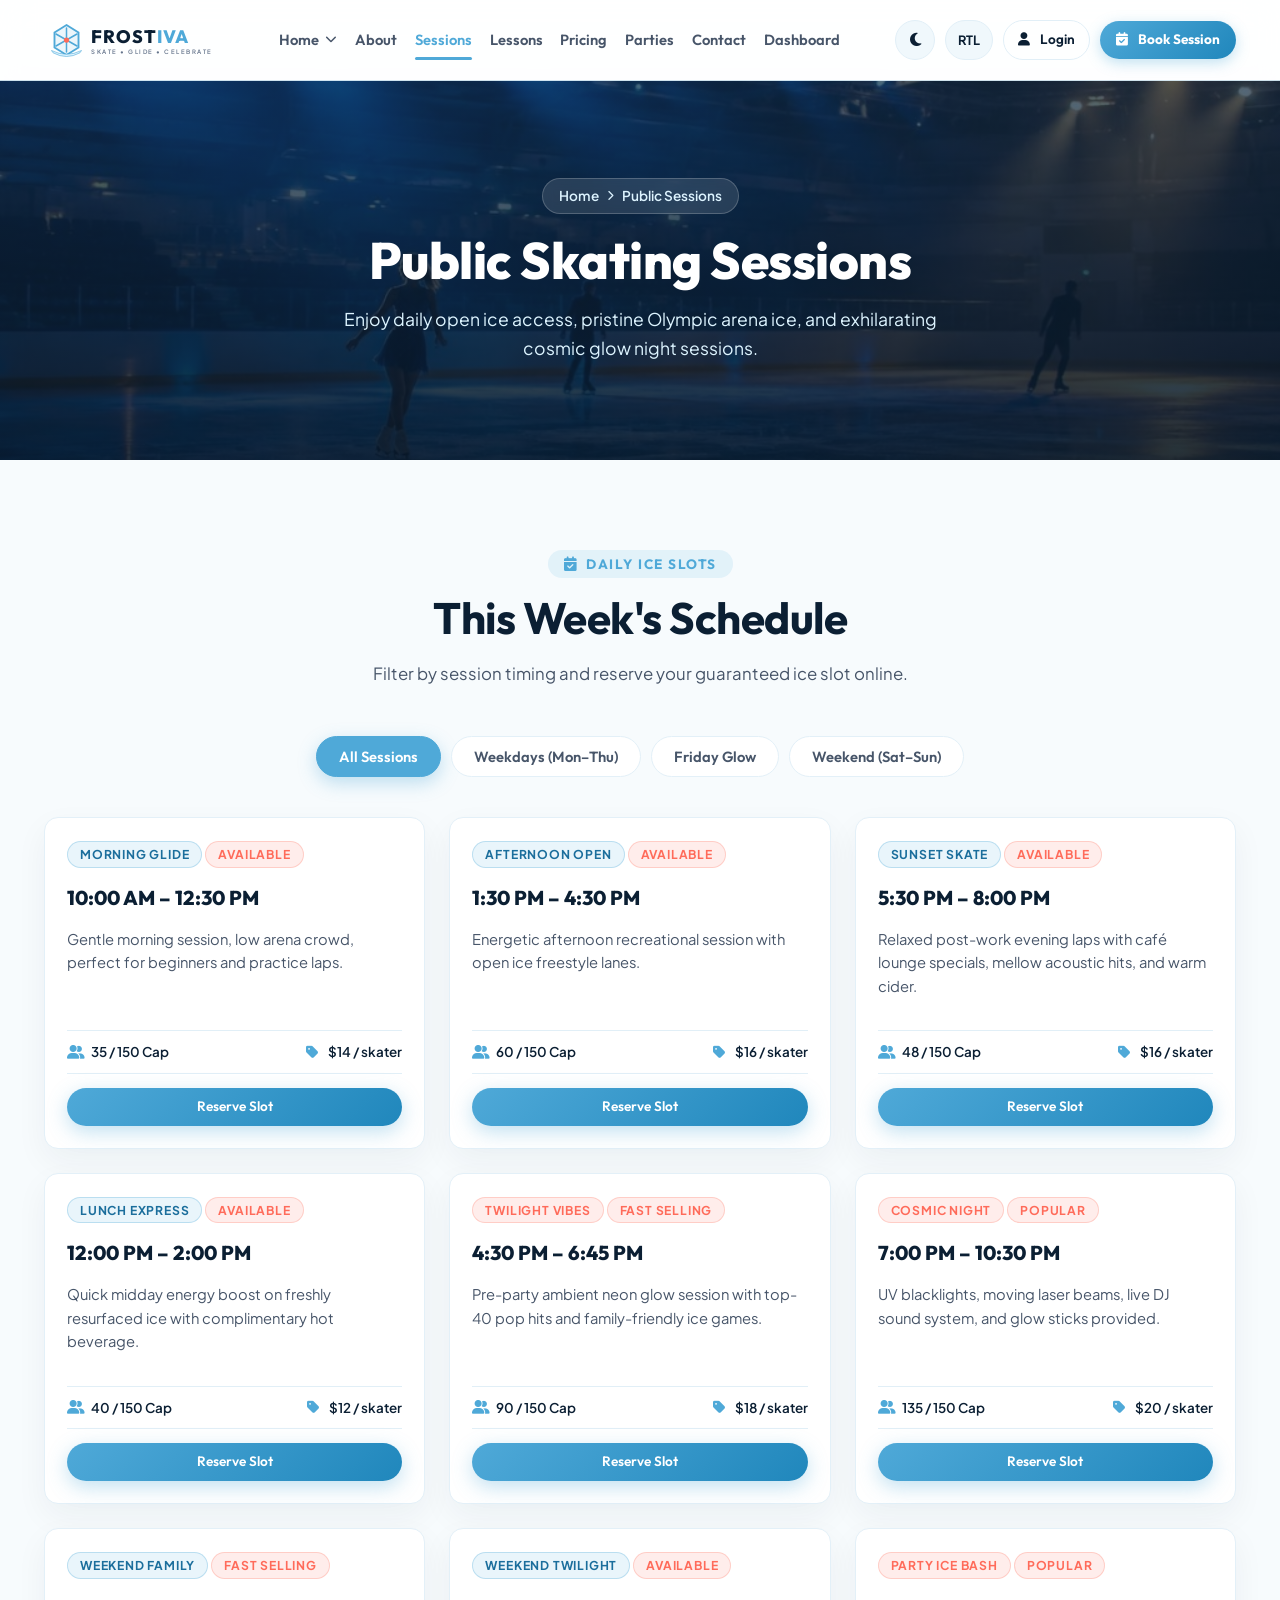
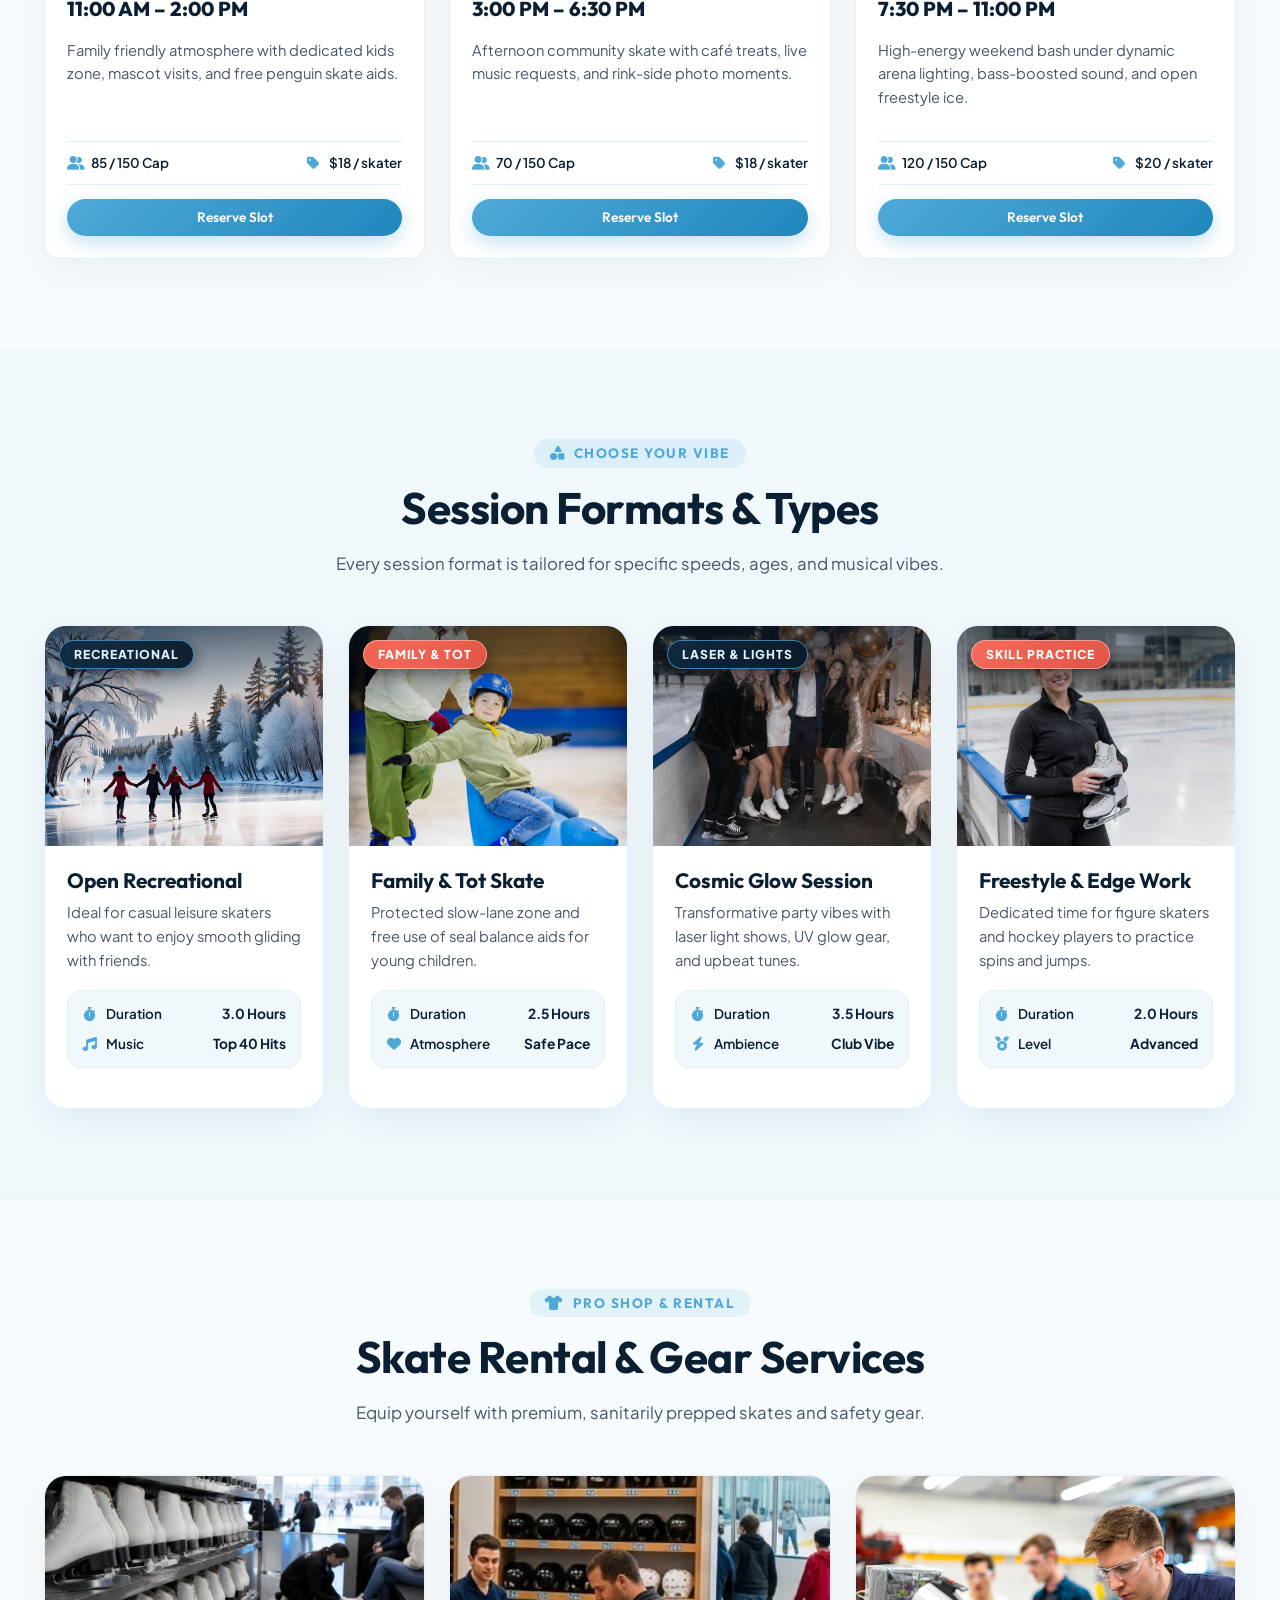
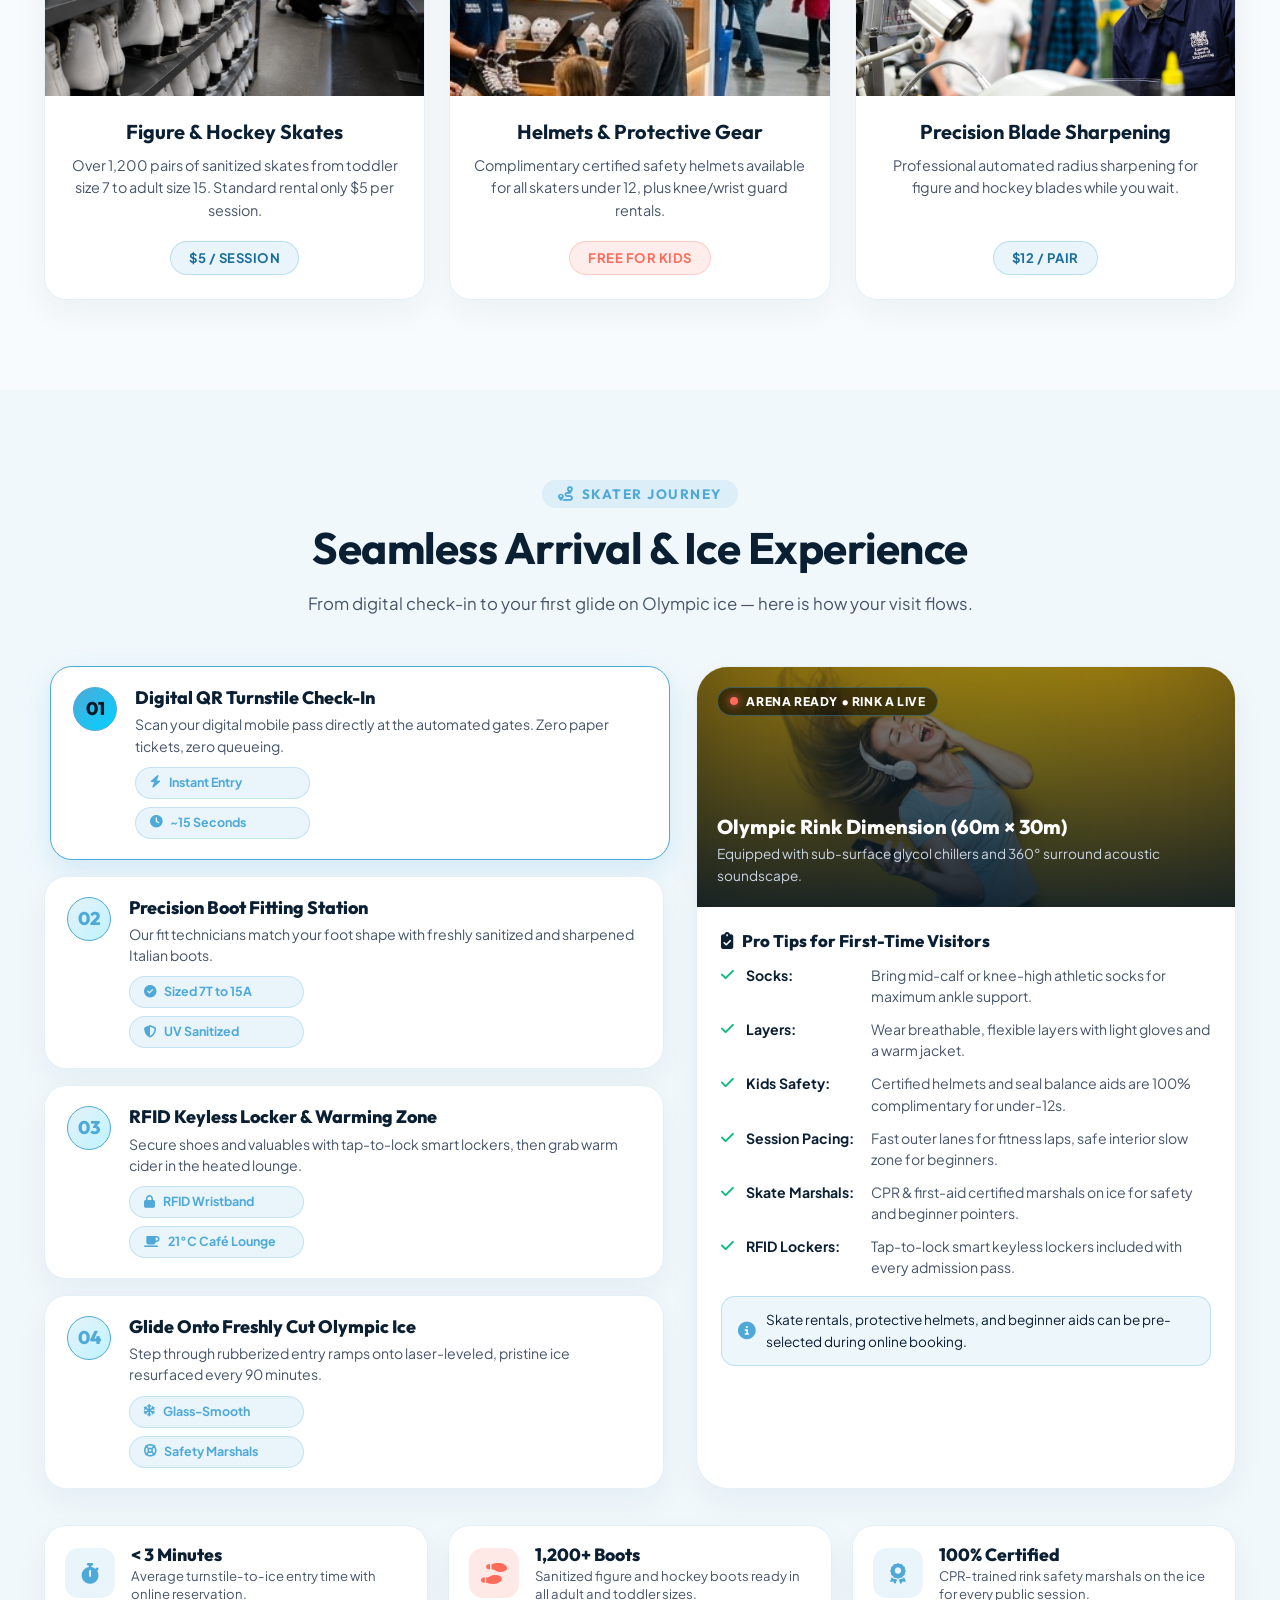
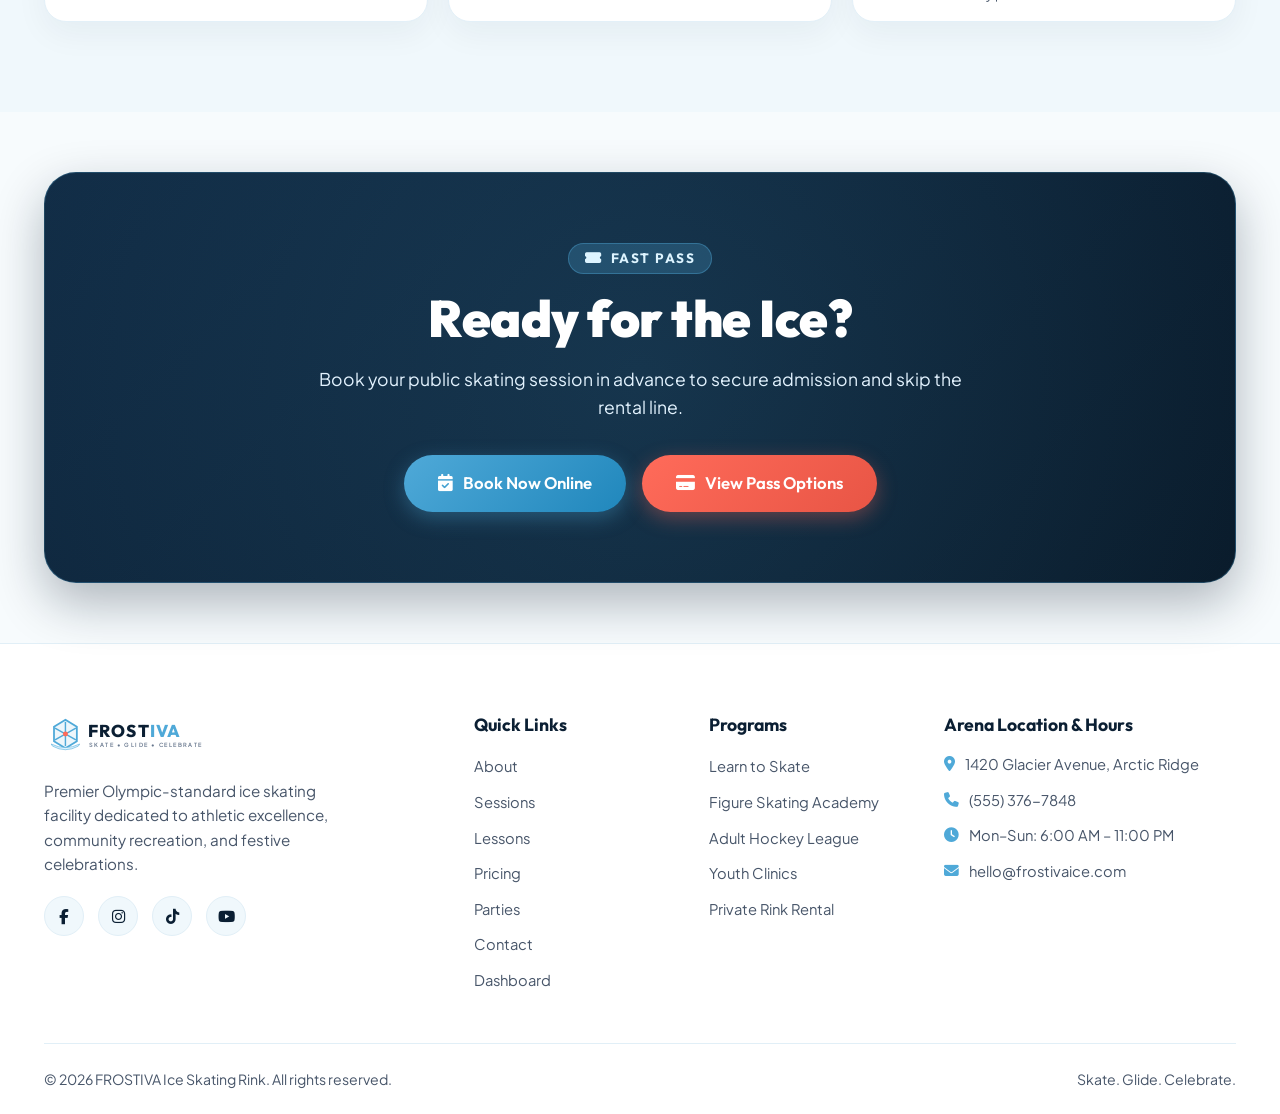
<file: sessions.html>
<!DOCTYPE html>
<html lang="en" dir="ltr" data-theme="light">
<head>
  <meta charset="UTF-8">
  <meta name="viewport" content="width=device-width, initial-scale=1.0">
  <title>Public Skating Sessions — Frostiva</title>
  <meta name="description" content="View daily public ice skating session schedules, skate rental details, and reserve your ice time at Frostiva.">
  <link rel="icon" type="image/svg+xml" href="assets/icons/favicon.svg">
  <!-- FontAwesome -->
  <link rel="stylesheet" href="https://cdnjs.cloudflare.com/ajax/libs/font-awesome/6.5.1/css/all.min.css">
  <!-- Stylesheets -->
  <link rel="stylesheet" href="assets/css/style.css">
  <link rel="stylesheet" href="assets/css/responsive.css">
</head>
<body>

  <!-- ==================== PAGE PRELOADER ==================== -->
  <div class="page-preloader" id="pagePreloader" aria-hidden="true">
    <div class="preloader-content">
      <div class="preloader-spinner-wrap">
        <svg class="preloader-snowflake-svg" viewBox="0 0 50 50" fill="none">
          <circle cx="25" cy="25" r="22" stroke="rgba(79, 169, 216, 0.2)" stroke-width="3"/>
          <circle cx="25" cy="25" r="22" stroke="url(#iceLoaderGrad)" stroke-width="3.5" stroke-linecap="round" stroke-dasharray="100" stroke-dashoffset="60" class="spinner-ring"/>
          <defs>
            <linearGradient id="iceLoaderGrad" x1="0%" y1="0%" x2="100%" y2="100%">
              <stop offset="0%" stop-color="#4FA9D8"/>
              <stop offset="100%" stop-color="#FF6B5A"/>
            </linearGradient>
          </defs>
        </svg>
        <div class="preloader-icon-center">
          <i class="fas fa-snowflake"></i>
        </div>
      </div>
      <div class="preloader-brand">
        FROST<span>IVA</span>
      </div>
      <div class="preloader-bar">
        <div class="preloader-bar-fill"></div>
      </div>
    </div>
  </div>

  <!-- ==================== NAVBAR ==================== -->
  <header class="header-wrapper">
    <div class="container nav-container">
      <a href="index.html" class="nav-brand" aria-label="Frostiva Home">
        <svg class="frostiva-logo-svg" dir="ltr" viewBox="0 0 240 56" fill="none" style="height: 42px; width: auto;">
          <g transform="translate(6, 4)">
            <polygon points="24,4 40,14 40,34 24,44 8,34 8,14" stroke="#4FA9D8" stroke-width="2.5" fill="rgba(79, 169, 216, 0.1)"/>
            <line x1="24" y1="8" x2="24" y2="40" stroke="#4FA9D8" stroke-width="2" stroke-linecap="round"/>
            <line x1="10" y1="16" x2="38" y2="32" stroke="#4FA9D8" stroke-width="2" stroke-linecap="round"/>
            <line x1="10" y1="32" x2="38" y2="16" stroke="#4FA9D8" stroke-width="2" stroke-linecap="round"/>
            <path d="M4 38 Q24 48 44 38 L42 41 Q24 51 6 41 Z" fill="#DDF4FF" stroke="#4FA9D8" stroke-width="0.8"/>
            <circle cx="24" cy="24" r="3.5" fill="#FF6B5A" />
          </g>
          <text x="62" y="32" font-family="'Outfit', sans-serif" font-size="24" font-weight="800" letter-spacing="1.5" class="brand-text-title" fill="currentColor" text-anchor="start" direction="ltr">
            FROST<tspan fill="#4FA9D8">IVA</tspan>
          </text>
          <text x="63" y="46" font-family="'Plus Jakarta Sans', sans-serif" font-size="8" font-weight="600" letter-spacing="2" fill="#64748B" text-anchor="start" direction="ltr">
            SKATE • GLIDE • CELEBRATE
          </text>
        </svg>
      </a>

      <nav class="nav-menu" aria-label="Main Navigation">
        <div class="nav-dropdown">
          <a href="index.html" class="nav-link">
            Home <i class="fas fa-chevron-down"></i>
          </a>
          <div class="nav-dropdown-menu">
            <a href="index.html" class="nav-dropdown-item">
              <span>Home 1</span>
              <span class="badge badge-ice">Classic</span>
            </a>
            <a href="home2.html" class="nav-dropdown-item">
              <span>Home 2</span>
              <span class="badge badge-coral">Arena</span>
            </a>
          </div>
        </div>

        <a href="about.html" class="nav-link">About</a>
        <a href="sessions.html" class="nav-link active">Sessions</a>
        <a href="lessons.html" class="nav-link">Lessons</a>
        <a href="pricing.html" class="nav-link">Pricing</a>
        <a href="parties.html" class="nav-link">Parties</a>
        <a href="contact.html" class="nav-link">Contact</a>
        <a href="dashboard.html" class="nav-link">Dashboard</a>
      </nav>

      <div class="nav-actions">
        <button class="icon-btn theme-toggle-btn" aria-label="Toggle Theme"><i class="fas fa-moon"></i></button>
        <button class="icon-btn rtl-toggle-btn" aria-label="Toggle RTL" style="width: auto; padding: 0 12px; font-weight: 700; font-size: 0.8rem;">
          <span>RTL</span>
        </button>
        <a href="login.html" class="btn btn-outline btn-sm header-login-btn"><i class="fas fa-user"></i> Login</a>
        <a href="sessions.html" class="btn btn-primary btn-sm header-book-btn"><i class="fas fa-calendar-check"></i> Book Session</a>
        <button class="hamburger-btn" aria-label="Open Navigation Menu"><i class="fas fa-bars"></i></button>
      </div>
    </div>
  </header>

  <!-- Mobile Drawer Menu -->
  <div class="mobile-menu-overlay">
    <div class="mobile-menu">
      <div class="mobile-menu-header">
        <a href="index.html" class="nav-brand" aria-label="Frostiva Home">
          <svg class="frostiva-logo-svg" dir="ltr" viewBox="0 0 240 56" fill="none" style="height: 38px; width: auto;">
            <g transform="translate(6, 4)">
              <polygon points="24,4 40,14 40,34 24,44 8,34 8,14" stroke="#4FA9D8" stroke-width="2.5" fill="rgba(79, 169, 216, 0.1)"/>
              <line x1="24" y1="8" x2="24" y2="40" stroke="#4FA9D8" stroke-width="2" stroke-linecap="round"/>
              <line x1="10" y1="16" x2="38" y2="32" stroke="#4FA9D8" stroke-width="2" stroke-linecap="round"/>
              <line x1="10" y1="32" x2="38" y2="16" stroke="#4FA9D8" stroke-width="2" stroke-linecap="round"/>
              <path d="M4 38 Q24 48 44 38 L42 41 Q24 51 6 41 Z" fill="#DDF4FF" stroke="#4FA9D8" stroke-width="0.8"/>
              <circle cx="24" cy="24" r="3.5" fill="#FF6B5A" />
            </g>
            <text x="62" y="32" font-family="'Outfit', sans-serif" font-size="24" font-weight="800" letter-spacing="1.5" class="brand-text-title" fill="currentColor" text-anchor="start" direction="ltr">
              FROST<tspan fill="#4FA9D8">IVA</tspan>
            </text>
            <text x="63" y="46" font-family="'Plus Jakarta Sans', sans-serif" font-size="8" font-weight="600" letter-spacing="2" fill="#64748B" text-anchor="start" direction="ltr">
              SKATE • GLIDE • CELEBRATE
            </text>
          </svg>
        </a>
        <button class="icon-btn mobile-close-btn" aria-label="Close Navigation Menu"><i class="fas fa-times"></i></button>
      </div>
      <div class="mobile-nav-links">
        <div class="mobile-dropdown">
          <div class="mobile-dropdown-header">
            <span>Home Variations</span>
            <i class="fas fa-chevron-down" style="font-size: 0.8rem;"></i>
          </div>
          <div class="mobile-dropdown-menu">
            <a href="index.html" class="nav-link">Home 1 — Classic</a>
            <a href="home2.html" class="nav-link">Home 2 — Arena</a>
          </div>
        </div>
        <a href="about.html" class="nav-link">About</a>
        <a href="sessions.html" class="nav-link active">Sessions</a>
        <a href="lessons.html" class="nav-link">Lessons</a>
        <a href="pricing.html" class="nav-link">Pricing</a>
        <a href="parties.html" class="nav-link">Parties</a>
        <a href="contact.html" class="nav-link">Contact</a>
        <a href="dashboard.html" class="nav-link">Dashboard</a>
      </div>
      <div class="mobile-actions">
        <div class="mobile-toggles">
          <button class="theme-toggle-btn" aria-label="Toggle Theme"><i class="fas fa-moon"></i> <span>Dark Mode</span></button>
          <button class="rtl-toggle-btn" aria-label="Toggle Direction"><i class="fas fa-globe"></i> <span>RTL</span></button>
        </div>
        <a href="login.html" class="btn btn-outline" style="width: 100%; margin-bottom: 8px;">
          <i class="fas fa-user"></i> Login / Register
        </a>
        <a href="sessions.html" class="btn btn-primary" style="width: 100%;">
          <i class="fas fa-calendar-check"></i> Book Session
        </a>
      </div>
    </div>
  </div>

  <main>
    <!-- ==================== SECTION 1 — INNER HERO ==================== -->
    <section class="inner-hero" style="background-image: url('assets/images/hero-sessions.jpg');">
      <div class="inner-hero-content">
        <div class="breadcrumb">
          <a href="index.html">Home</a> <i class="fas fa-chevron-right" style="font-size: 0.65rem;"></i> <span>Public Sessions</span>
        </div>
        <h1 class="inner-hero-title">Public Skating Sessions</h1>
        <p class="inner-hero-desc">
          Enjoy daily open ice access, pristine Olympic arena ice, and exhilarating cosmic glow night sessions.
        </p>
      </div>
    </section>

    <!-- ==================== SECTION 2 — SESSION SCHEDULE ==================== -->
    <section class="section-pad">
      <div class="container">
        <div class="section-header">
          <span class="section-eyebrow"><i class="fas fa-calendar-check"></i> Daily Ice Slots</span>
          <h2 class="section-title">This Week's Schedule</h2>
          <p class="section-desc">Filter by session timing and reserve your guaranteed ice slot online.</p>
        </div>

        <div class="schedule-filter-bar">
          <button class="filter-pill active" data-day="all">All Sessions</button>
          <button class="filter-pill" data-day="weekday">Weekdays (Mon–Thu)</button>
          <button class="filter-pill" data-day="friday">Friday Glow</button>
          <button class="filter-pill" data-day="weekend">Weekend (Sat–Sun)</button>
        </div>

        <div class="schedule-timeline-grid">
          <!-- Weekday Slot 1 -->
          <div class="slot-card" data-day="weekday">
            <div class="slot-time-badge">
              <span class="badge badge-ice">Morning Glide</span>
              <span class="badge badge-coral">Available</span>
            </div>
            <div class="slot-time">10:00 AM – 12:30 PM</div>
            <p class="session-text">Gentle morning session, low arena crowd, perfect for beginners and practice laps.</p>
            <div class="session-meta">
              <span><i class="fas fa-user-friends"></i> 35 / 150 Cap</span>
              <span><i class="fas fa-tag"></i> $14 / skater</span>
            </div>
            <a href="dashboard.html" class="btn btn-primary btn-sm">Reserve Slot</a>
          </div>

          <!-- Weekday Slot 2 -->
          <div class="slot-card" data-day="weekday">
            <div class="slot-time-badge">
              <span class="badge badge-ice">Afternoon Open</span>
              <span class="badge badge-coral">Available</span>
            </div>
            <div class="slot-time">1:30 PM – 4:30 PM</div>
            <p class="session-text">Energetic afternoon recreational session with open ice freestyle lanes.</p>
            <div class="session-meta">
              <span><i class="fas fa-user-friends"></i> 60 / 150 Cap</span>
              <span><i class="fas fa-tag"></i> $16 / skater</span>
            </div>
            <a href="dashboard.html" class="btn btn-primary btn-sm">Reserve Slot</a>
          </div>

          <!-- Weekday Slot 3 -->
          <div class="slot-card" data-day="weekday">
            <div class="slot-time-badge">
              <span class="badge badge-ice">Sunset Skate</span>
              <span class="badge badge-coral">Available</span>
            </div>
            <div class="slot-time">5:30 PM – 8:00 PM</div>
            <p class="session-text">Relaxed post-work evening laps with café lounge specials, mellow acoustic hits, and warm cider.</p>
            <div class="session-meta">
              <span><i class="fas fa-user-friends"></i> 48 / 150 Cap</span>
              <span><i class="fas fa-tag"></i> $16 / skater</span>
            </div>
            <a href="dashboard.html" class="btn btn-primary btn-sm">Reserve Slot</a>
          </div>

          <!-- Friday Slot 1 -->
          <div class="slot-card" data-day="friday">
            <div class="slot-time-badge">
              <span class="badge badge-ice">Lunch Express</span>
              <span class="badge badge-coral">Available</span>
            </div>
            <div class="slot-time">12:00 PM – 2:00 PM</div>
            <p class="session-text">Quick midday energy boost on freshly resurfaced ice with complimentary hot beverage.</p>
            <div class="session-meta">
              <span><i class="fas fa-user-friends"></i> 40 / 150 Cap</span>
              <span><i class="fas fa-tag"></i> $12 / skater</span>
            </div>
            <a href="dashboard.html" class="btn btn-primary btn-sm">Reserve Slot</a>
          </div>

          <!-- Friday Slot 2 -->
          <div class="slot-card" data-day="friday">
            <div class="slot-time-badge">
              <span class="badge badge-coral">Twilight Vibes</span>
              <span class="badge badge-coral">Fast Selling</span>
            </div>
            <div class="slot-time">4:30 PM – 6:45 PM</div>
            <p class="session-text">Pre-party ambient neon glow session with top-40 pop hits and family-friendly ice games.</p>
            <div class="session-meta">
              <span><i class="fas fa-user-friends"></i> 90 / 150 Cap</span>
              <span><i class="fas fa-tag"></i> $18 / skater</span>
            </div>
            <a href="dashboard.html" class="btn btn-primary btn-sm">Reserve Slot</a>
          </div>

          <!-- Friday Slot 3 -->
          <div class="slot-card" data-day="friday">
            <div class="slot-time-badge">
              <span class="badge badge-coral">Cosmic Night</span>
              <span class="badge badge-coral">Popular</span>
            </div>
            <div class="slot-time">7:00 PM – 10:30 PM</div>
            <p class="session-text">UV blacklights, moving laser beams, live DJ sound system, and glow sticks provided.</p>
            <div class="session-meta">
              <span><i class="fas fa-user-friends"></i> 135 / 150 Cap</span>
              <span><i class="fas fa-tag"></i> $20 / skater</span>
            </div>
            <a href="dashboard.html" class="btn btn-primary btn-sm">Reserve Slot</a>
          </div>

          <!-- Weekend Slot 1 -->
          <div class="slot-card" data-day="weekend">
            <div class="slot-time-badge">
              <span class="badge badge-ice">Weekend Family</span>
              <span class="badge badge-coral">Fast Selling</span>
            </div>
            <div class="slot-time">11:00 AM – 2:00 PM</div>
            <p class="session-text">Family friendly atmosphere with dedicated kids zone, mascot visits, and free penguin skate aids.</p>
            <div class="session-meta">
              <span><i class="fas fa-user-friends"></i> 85 / 150 Cap</span>
              <span><i class="fas fa-tag"></i> $18 / skater</span>
            </div>
            <a href="dashboard.html" class="btn btn-primary btn-sm">Reserve Slot</a>
          </div>

          <!-- Weekend Slot 2 -->
          <div class="slot-card" data-day="weekend">
            <div class="slot-time-badge">
              <span class="badge badge-ice">Weekend Twilight</span>
              <span class="badge badge-coral">Available</span>
            </div>
            <div class="slot-time">3:00 PM – 6:30 PM</div>
            <p class="session-text">Afternoon community skate with café treats, live music requests, and rink-side photo moments.</p>
            <div class="session-meta">
              <span><i class="fas fa-user-friends"></i> 70 / 150 Cap</span>
              <span><i class="fas fa-tag"></i> $18 / skater</span>
            </div>
            <a href="dashboard.html" class="btn btn-primary btn-sm">Reserve Slot</a>
          </div>

          <!-- Weekend Slot 3 -->
          <div class="slot-card" data-day="weekend">
            <div class="slot-time-badge">
              <span class="badge badge-coral">Party Ice Bash</span>
              <span class="badge badge-coral">Popular</span>
            </div>
            <div class="slot-time">7:30 PM – 11:00 PM</div>
            <p class="session-text">High-energy weekend bash under dynamic arena lighting, bass-boosted sound, and open freestyle ice.</p>
            <div class="session-meta">
              <span><i class="fas fa-user-friends"></i> 120 / 150 Cap</span>
              <span><i class="fas fa-tag"></i> $20 / skater</span>
            </div>
            <a href="dashboard.html" class="btn btn-primary btn-sm">Reserve Slot</a>
          </div>
        </div>
      </div>
    </section>

    <!-- ==================== SECTION 3 — SESSION TYPES ==================== -->
    <section class="section-pad" style="background: var(--surface-alt);">
      <div class="container">
        <div class="section-header">
          <span class="section-eyebrow"><i class="fas fa-shapes"></i> Choose Your Vibe</span>
          <h2 class="section-title">Session Formats &amp; Types</h2>
          <p class="section-desc">Every session format is tailored for specific speeds, ages, and musical vibes.</p>
        </div>

        <div class="sessions-grid-4">
          <article class="session-card">
            <div class="session-img-wrap">
              <img src="assets/images/sessions-open-skate.jpg" alt="Recreational Free Skate" loading="lazy">
              <span class="badge badge-ice session-badge-float">Recreational</span>
            </div>
            <div class="session-body">
              <h3 class="session-title">Open Recreational</h3>
              <p class="session-text">Ideal for casual leisure skaters who want to enjoy smooth gliding with friends.</p>
              <div class="session-meta">
                <div class="session-meta-row">
                  <span><i class="fas fa-stopwatch"></i> Duration</span>
                  <strong>3.0 Hours</strong>
                </div>
                <div class="session-meta-row">
                  <span><i class="fas fa-music"></i> Music</span>
                  <strong>Top 40 Hits</strong>
                </div>
              </div>
            </div>
          </article>

          <article class="session-card">
            <div class="session-img-wrap">
              <img src="assets/images/sessions-family-skate.jpg" alt="Family &amp; Beginner Session" loading="lazy">
              <span class="badge badge-coral session-badge-float">Family &amp; Tot</span>
            </div>
            <div class="session-body">
              <h3 class="session-title">Family &amp; Tot Skate</h3>
              <p class="session-text">Protected slow-lane zone and free use of seal balance aids for young children.</p>
              <div class="session-meta">
                <div class="session-meta-row">
                  <span><i class="fas fa-stopwatch"></i> Duration</span>
                  <strong>2.5 Hours</strong>
                </div>
                <div class="session-meta-row">
                  <span><i class="fas fa-heart"></i> Atmosphere</span>
                  <strong>Safe Pace</strong>
                </div>
              </div>
            </div>
          </article>

          <article class="session-card">
            <div class="session-img-wrap">
              <img src="assets/images/sessions-cosmic-glow.jpg" alt="Cosmic Glow Skate" loading="lazy">
              <span class="badge badge-ice session-badge-float">Laser &amp; Lights</span>
            </div>
            <div class="session-body">
              <h3 class="session-title">Cosmic Glow Session</h3>
              <p class="session-text">Transformative party vibes with laser light shows, UV glow gear, and upbeat tunes.</p>
              <div class="session-meta">
                <div class="session-meta-row">
                  <span><i class="fas fa-stopwatch"></i> Duration</span>
                  <strong>3.5 Hours</strong>
                </div>
                <div class="session-meta-row price-row">
                  <span><i class="fas fa-bolt"></i> Ambience</span>
                  <strong>Club Vibe</strong>
                </div>
              </div>
            </div>
          </article>

          <article class="session-card">
            <div class="session-img-wrap">
              <img src="assets/images/sessions-freestyle.jpg" alt="Freestyle Practice" loading="lazy">
              <span class="badge badge-coral session-badge-float">Skill Practice</span>
            </div>
            <div class="session-body">
              <h3 class="session-title">Freestyle &amp; Edge Work</h3>
              <p class="session-text">Dedicated time for figure skaters and hockey players to practice spins and jumps.</p>
              <div class="session-meta">
                <div class="session-meta-row">
                  <span><i class="fas fa-stopwatch"></i> Duration</span>
                  <strong>2.0 Hours</strong>
                </div>
                <div class="session-meta-row">
                  <span><i class="fas fa-medal"></i> Level</span>
                  <strong>Advanced</strong>
                </div>
              </div>
            </div>
          </article>
        </div>
      </div>
    </section>

    <!-- ==================== SECTION 4 — SKATE RENTAL & GEAR LOCKER ==================== -->
    <section class="section-pad">
      <div class="container">
        <div class="section-header">
          <span class="section-eyebrow"><i class="fas fa-tshirt"></i> Pro Shop &amp; Rental</span>
          <h2 class="section-title">Skate Rental &amp; Gear Services</h2>
          <p class="section-desc">Equip yourself with premium, sanitarily prepped skates and safety gear.</p>
        </div>

        <div class="gear-features-grid">
          <div class="gear-card">
            <div class="gear-card-img">
              <img src="assets/images/sessions-gear-skates.jpg" alt="Rental Skates" loading="lazy">
            </div>
            <div class="gear-card-body">
              <h3 class="gear-card-title">Figure &amp; Hockey Skates</h3>
              <p class="gear-card-desc">Over 1,200 pairs of sanitized skates from toddler size 7 to adult size 15. Standard rental only $5 per session.</p>
              <span class="badge badge-ice">$5 / session</span>
            </div>
          </div>

          <div class="gear-card">
            <div class="gear-card-img">
              <img src="assets/images/gear-helmets.jpg" alt="Helmets and Protective Gear" loading="lazy">
            </div>
            <div class="gear-card-body">
              <h3 class="gear-card-title">Helmets &amp; Protective Gear</h3>
              <p class="gear-card-desc">Complimentary certified safety helmets available for all skaters under 12, plus knee/wrist guard rentals.</p>
              <span class="badge badge-coral">Free for Kids</span>
            </div>
          </div>

          <div class="gear-card">
            <div class="gear-card-img">
              <img src="assets/images/sessions-gear-sharpening.jpg" alt="Blade Sharpening Pro Shop" loading="lazy">
            </div>
            <div class="gear-card-body">
              <h3 class="gear-card-title">Precision Blade Sharpening</h3>
              <p class="gear-card-desc">Professional automated radius sharpening for figure and hockey blades while you wait.</p>
              <span class="badge badge-ice">$12 / pair</span>
            </div>
          </div>
        </div>
      </div>
    </section>

    <!-- ==================== SECTION 5 — SEAMLESS ARRIVAL & SKATER EXPERIENCE GUIDE ==================== -->
    <section class="section-pad arrival-guide-section" style="background: var(--surface-alt);">
      <div class="container">
        <div class="section-header">
          <span class="section-eyebrow"><i class="fas fa-route"></i> Skater Journey</span>
          <h2 class="section-title">Seamless Arrival &amp; Ice Experience</h2>
          <p class="section-desc">From digital check-in to your first glide on Olympic ice — here is how your visit flows.</p>
        </div>

        <div class="arrival-guide-wrapper">
          <!-- Left: Step By Step Checkpoints -->
          <div class="arrival-steps-column">
            <!-- Step 1 -->
            <div class="arrival-step-card active">
              <div class="step-num-bubble">01</div>
              <div class="step-card-text">
                <h4>Digital QR Turnstile Check-In</h4>
                <p>Scan your digital mobile pass directly at the automated gates. Zero paper tickets, zero queueing.</p>
                <div class="step-mini-tags">
                  <span><i class="fas fa-bolt"></i> Instant Entry</span>
                  <span><i class="fas fa-clock"></i> ~15 Seconds</span>
                </div>
              </div>
            </div>

            <!-- Step 2 -->
            <div class="arrival-step-card">
              <div class="step-num-bubble">02</div>
              <div class="step-card-text">
                <h4>Precision Boot Fitting Station</h4>
                <p>Our fit technicians match your foot shape with freshly sanitized and sharpened Italian boots.</p>
                <div class="step-mini-tags">
                  <span><i class="fas fa-check-circle"></i> Sized 7T to 15A</span>
                  <span><i class="fas fa-shield-alt"></i> UV Sanitized</span>
                </div>
              </div>
            </div>

            <!-- Step 3 -->
            <div class="arrival-step-card">
              <div class="step-num-bubble">03</div>
              <div class="step-card-text">
                <h4>RFID Keyless Locker &amp; Warming Zone</h4>
                <p>Secure shoes and valuables with tap-to-lock smart lockers, then grab warm cider in the heated lounge.</p>
                <div class="step-mini-tags">
                  <span><i class="fas fa-lock"></i> RFID Wristband</span>
                  <span><i class="fas fa-coffee"></i> 21°C Café Lounge</span>
                </div>
              </div>
            </div>

            <!-- Step 4 -->
            <div class="arrival-step-card">
              <div class="step-num-bubble">04</div>
              <div class="step-card-text">
                <h4>Glide Onto Freshly Cut Olympic Ice</h4>
                <p>Step through rubberized entry ramps onto laser-leveled, pristine ice resurfaced every 90 minutes.</p>
                <div class="step-mini-tags">
                  <span><i class="fas fa-snowflake"></i> Glass-Smooth </span>
                  <span><i class="fas fa-life-ring"></i> Safety Marshals</span>
                </div>
              </div>
            </div>
          </div>

          <!-- Right: Interactive Rinkside Showcase Card -->
          <div class="arrival-showcase-card">
            <div class="arrival-showcase-img-wrap">
              <img src="assets/images/sessions-arena-experience.jpg" alt="Frostiva Arena Experience" loading="lazy">
              <div class="arrival-showcase-overlay">
                <div class="overlay-badge-top">
                  <span class="live-dot-pulse"></span> ARENA READY &bull; RINK A LIVE
                </div>
                <div class="overlay-info-bottom">
                  <h3>Olympic Rink Dimension (60m × 30m)</h3>
                  <p>Equipped with sub-surface glycol chillers and 360° surround acoustic soundscape.</p>
                </div>
              </div>
            </div>

            <div class="arrival-checklist-box">
              <h4 class="checklist-title"><i class="fas fa-clipboard-check"></i> Pro Tips for First-Time Visitors</h4>
              <ul class="checklist-items">
                <li>
                  <i class="fas fa-check"></i>
                  <div class="checklist-content">
                    <strong class="checklist-label">Socks:</strong>
                    <span class="checklist-desc">Bring mid-calf or knee-high athletic socks for maximum ankle support.</span>
                  </div>
                </li>
                <li>
                  <i class="fas fa-check"></i>
                  <div class="checklist-content">
                    <strong class="checklist-label">Layers:</strong>
                    <span class="checklist-desc">Wear breathable, flexible layers with light gloves and a warm jacket.</span>
                  </div>
                </li>
                <li>
                  <i class="fas fa-check"></i>
                  <div class="checklist-content">
                    <strong class="checklist-label">Kids Safety:</strong>
                    <span class="checklist-desc">Certified helmets and seal balance aids are 100% complimentary for under-12s.</span>
                  </div>
                </li>
                <li>
                  <i class="fas fa-check"></i>
                  <div class="checklist-content">
                    <strong class="checklist-label">Session Pacing:</strong>
                    <span class="checklist-desc">Fast outer lanes for fitness laps, safe interior slow zone for beginners.</span>
                  </div>
                </li>
                <li>
                  <i class="fas fa-check"></i>
                  <div class="checklist-content">
                    <strong class="checklist-label">Skate Marshals:</strong>
                    <span class="checklist-desc">CPR &amp; first-aid certified marshals on ice for safety and beginner pointers.</span>
                  </div>
                </li>
                <li>
                  <i class="fas fa-check"></i>
                  <div class="checklist-content">
                    <strong class="checklist-label">RFID Lockers:</strong>
                    <span class="checklist-desc">Tap-to-lock smart keyless lockers included with every admission pass.</span>
                  </div>
                </li>
              </ul>

              <div class="arrival-notice-pill" style="margin-top: 18px; padding: 12px 16px; background: rgba(79, 169, 216, 0.1); border: 1px solid rgba(79, 169, 216, 0.3); border-radius: var(--radius-md); font-size: 0.85rem; color: var(--text-main); display: flex; align-items: center; gap: 10px;">
                <i class="fas fa-info-circle" style="color: var(--primary-ice); font-size: 1.1rem; flex-shrink: 0;"></i>
                <span>Skate rentals, protective helmets, and beginner aids can be pre-selected during online booking.</span>
              </div>
            </div>
          </div>
        </div>

        <!-- Bottom 3 Pillars -->
        <div class="arrival-pillars-grid">
          <div class="arrival-pillar">
            <div class="pillar-icon"><i class="fas fa-stopwatch"></i></div>
            <div class="pillar-text">
              <h5>&lt; 3 Minutes</h5>
              <p>Average turnstile-to-ice entry time with online reservation.</p>
            </div>
          </div>
          <div class="arrival-pillar">
            <div class="pillar-icon" style="color: var(--accent-coral); background: rgba(255, 107, 90, 0.15);"><i class="fas fa-shoe-prints"></i></div>
            <div class="pillar-text">
              <h5>1,200+ Boots</h5>
              <p>Sanitized figure and hockey boots ready in all adult and toddler sizes.</p>
            </div>
          </div>
          <div class="arrival-pillar">
            <div class="pillar-icon"><i class="fas fa-award"></i></div>
            <div class="pillar-text">
              <h5>100% Certified</h5>
              <p>CPR-trained rink safety marshals on the ice for every public session.</p>
            </div>
          </div>
        </div>
      </div>
    </section>

    <!-- ==================== SECTION 6 — BOOKING CTA ==================== -->
    <section class="section-pad-sm">
      <div class="container">
        <div class="cta-banner-winter">
          <div class="cta-banner-content">
            <span class="section-eyebrow" style="background: rgba(79, 169, 216, 0.25); color: #DDF4FF; border: 1px solid rgba(79, 169, 216, 0.4);">
              <i class="fas fa-ticket-alt"></i> Fast Pass
            </span>
            <h2 class="cta-title">Ready for the Ice?</h2>
            <p class="cta-desc">Book your public skating session in advance to secure admission and skip the rental line.</p>
            <div class="cta-btns">
              <a href="dashboard.html" class="btn btn-primary btn-lg"><i class="fas fa-calendar-check"></i> Book Now Online</a>
              <a href="pricing.html" class="btn btn-coral btn-lg"><i class="fas fa-credit-card"></i> View Pass Options</a>
            </div>
          </div>
        </div>
      </div>
    </section>
  </main>

  <!-- ==================== FOOTER ==================== -->
  <footer class="site-footer">
    <div class="container">
      <div class="footer-top">
        <div class="footer-brand">
          <svg class="frostiva-logo-svg" dir="ltr" viewBox="0 0 240 56" fill="none" style="height: 40px; width: auto;">
            <g transform="translate(6, 4)">
              <polygon points="24,4 40,14 40,34 24,44 8,34 8,14" stroke="#4FA9D8" stroke-width="2.5" fill="rgba(79, 169, 216, 0.1)"/>
              <line x1="24" y1="8" x2="24" y2="40" stroke="#4FA9D8" stroke-width="2" stroke-linecap="round"/>
              <line x1="10" y1="16" x2="38" y2="32" stroke="#4FA9D8" stroke-width="2" stroke-linecap="round"/>
              <line x1="10" y1="32" x2="38" y2="16" stroke="#4FA9D8" stroke-width="2" stroke-linecap="round"/>
              <path d="M4 38 Q24 48 44 38 L42 41 Q24 51 6 41 Z" fill="#DDF4FF" stroke="#4FA9D8" stroke-width="0.8"/>
              <circle cx="24" cy="24" r="3.5" fill="#FF6B5A" />
            </g>
            <text x="62" y="32" font-family="'Outfit', sans-serif" font-size="24" font-weight="800" letter-spacing="1.5" class="brand-text-title" fill="currentColor" text-anchor="start" direction="ltr">
              FROST<tspan fill="#4FA9D8">IVA</tspan>
            </text>
            <text x="63" y="46" font-family="'Plus Jakarta Sans', sans-serif" font-size="8" font-weight="600" letter-spacing="2" fill="#64748B" text-anchor="start" direction="ltr">
              SKATE • GLIDE • CELEBRATE
            </text>
          </svg>
          <p>Premier Olympic-standard ice skating facility dedicated to athletic excellence, community recreation, and festive celebrations.</p>
          <div class="footer-social-row">
            <a href="#" class="icon-btn" aria-label="Facebook"><i class="fab fa-facebook-f"></i></a>
            <a href="#" class="icon-btn" aria-label="Instagram"><i class="fab fa-instagram"></i></a>
            <a href="#" class="icon-btn" aria-label="TikTok"><i class="fab fa-tiktok"></i></a>
            <a href="#" class="icon-btn" aria-label="YouTube"><i class="fab fa-youtube"></i></a>
          </div>
        </div>

        <div>
          <h4 class="footer-title">Quick Links</h4>
          <ul class="footer-links">
            <li><a href="about.html">About</a></li>
            <li><a href="sessions.html">Sessions</a></li>
            <li><a href="lessons.html">Lessons</a></li>
            <li><a href="pricing.html">Pricing</a></li>
            <li><a href="parties.html">Parties</a></li>
            <li><a href="contact.html">Contact</a></li>
            <li><a href="dashboard.html">Dashboard</a></li>
          </ul>
        </div>

        <div>
          <h4 class="footer-title">Programs</h4>
          <ul class="footer-links">
            <li><a href="lessons.html">Learn to Skate</a></li>
            <li><a href="lessons.html">Figure Skating Academy</a></li>
            <li><a href="lessons.html">Adult Hockey League</a></li>
            <li><a href="lessons.html">Youth Clinics</a></li>
            <li><a href="parties.html">Private Rink Rental</a></li>
          </ul>
        </div>

        <div>
          <h4 class="footer-title">Arena Location &amp; Hours</h4>
          <ul class="footer-contact-info">
            <li><i class="fas fa-map-marker-alt"></i> 1420 Glacier Avenue, Arctic Ridge</li>
            <li><i class="fas fa-phone"></i> (555) 376-7848</li>
            <li><i class="fas fa-clock"></i> Mon–Sun: 6:00 AM – 11:00 PM</li>
            <li><i class="fas fa-envelope"></i> hello@frostivaice.com</li>
          </ul>
        </div>
      </div>

      <div class="footer-bottom">
        <p>&copy; 2026 FROSTIVA Ice Skating Rink. All rights reserved.</p>
        <p>Skate. Glide. Celebrate.</p>
      </div>
    </div>
  </footer>

  <!-- Back to Top Button -->
  <button class="back-to-top" aria-label="Scroll back to top">
    <i class="fas fa-chevron-up"></i>
  </button>

  <script src="assets/js/main.js"></script>
</body>
</html>
</file>
<file: assets/css/style.css>
/* ==========================================================================
   FROSTIVA — ICE SKATING RINK
   THEME: ARCTIC FROST
   SKATE. GLIDE. CELEBRATE.
   ========================================================================== */

@import url('https://fonts.googleapis.com/css2?family=Outfit:wght@300;400;500;600;700;800;900&family=Plus+Jakarta+Sans:wght@300;400;500;600;700;800&display=swap');

/* --- CSS VARIABLES & TOKENS --- */
:root {
  /* Brand Arctic Frost Palette */
  --primary-ice: #4FA9D8;
  --primary-ice-rgb: 79, 169, 216;
  --primary-glow: #00D2FF;
  --deep-navy: #102A43;
  --deep-navy-rgb: 16, 42, 67;
  --frost-blue: #DDF4FF;
  --frost-blue-rgb: 221, 244, 255;
  --accent-coral: #FF6B5A;
  --accent-coral-rgb: 255, 107, 90;
  --accent-coral-hover: #E85545;
  --snow-white: #F7FBFD;
  --surface: #FFFFFF;
  --surface-alt: #F0F8FC;
  --surface-border: #E1EFF7;
  --text-main: #0B1F33;
  --text-muted: #475569;
  --text-light: #64748B;
  
  /* Background & Gradients */
  --bg-main: #F7FBFD;
  --nav-bg: rgba(255, 255, 255, 0.88);
  --nav-border: rgba(79, 169, 216, 0.2);
  --glass-bg: rgba(255, 255, 255, 0.75);
  --glass-border: rgba(221, 244, 255, 0.8);
  --glass-shadow: 0 10px 30px rgba(16, 42, 67, 0.06);
  --card-bg: #FFFFFF;
  --card-border: #E3F0F8;
  --card-shadow: 0 12px 32px rgba(16, 42, 67, 0.05);
  --card-hover-shadow: 0 20px 45px rgba(79, 169, 216, 0.18);
  --hero-overlay: linear-gradient(180deg, rgba(16, 42, 67, 0.7) 0%, rgba(8, 24, 39, 0.88) 100%);
  --badge-bg: rgba(79, 169, 216, 0.12);
  --badge-text: #1B6E9C;
  
  /* Fonts */
  --font-heading: 'Outfit', sans-serif;
  --font-body: 'Plus Jakarta Sans', sans-serif;
  
  /* Spacing & Radius */
  --radius-sm: 8px;
  --radius-md: 14px;
  --radius-lg: 22px;
  --radius-xl: 32px;
  --radius-full: 9999px;
  --container-max: 1240px;
  --transition: all 0.3s cubic-bezier(0.16, 1, 0.3, 1);
  --inner-hero-height: 380px;
}

/* --- DARK MODE PALETTE --- */
[data-theme="dark"] {
  --bg-main: #081827;
  --surface: #10283B;
  --surface-alt: #0B1F32;
  --surface-border: #1E3B56;
  --text-main: #F7FBFD;
  --text-muted: #B4CDDF;
  --text-light: #8BA8C2;
  
  --nav-bg: rgba(8, 24, 39, 0.9);
  --nav-border: rgba(79, 169, 216, 0.25);
  --glass-bg: rgba(16, 40, 59, 0.75);
  --glass-border: rgba(79, 169, 216, 0.22);
  --glass-shadow: 0 10px 30px rgba(0, 0, 0, 0.4);
  --card-bg: #10283B;
  --card-border: #1B3A54;
  --card-shadow: 0 12px 32px rgba(0, 0, 0, 0.35);
  --card-hover-shadow: 0 20px 45px rgba(79, 169, 216, 0.22);
  --hero-overlay: linear-gradient(180deg, rgba(8, 24, 39, 0.8) 0%, rgba(4, 13, 22, 0.94) 100%);
  --badge-bg: rgba(79, 169, 216, 0.2);
  --badge-text: #DDF4FF;
}

/* --- BASE STYLES & RESET --- */
*, *::before, *::after {
  box-sizing: border-box;
  margin: 0;
  padding: 0;
}

html {
  scroll-behavior: smooth;
  font-size: 16px;
  overflow-x: hidden;
  max-width: 100%;
}

body {
  font-family: var(--font-body);
  background-color: var(--bg-main);
  color: var(--text-main);
  line-height: 1.6;
  overflow-x: hidden;
  max-width: 100%;
  padding-top: 80px;
  transition: background-color 0.3s ease, color 0.3s ease;
  min-height: 100vh;
  display: flex;
  flex-direction: column;
}

a {
  color: inherit;
  text-decoration: none;
  transition: var(--transition);
}

img {
  display: block;
  max-width: 100%;
  height: auto;
}

ul, ol {
  list-style: none;
}

button, input, select, textarea {
  font-family: inherit;
  font-size: inherit;
  border: none;
  outline: none;
}

h1, h2, h3, h4, h5, h6 {
  font-family: var(--font-heading);
  color: var(--text-main);
  line-height: 1.2;
  font-weight: 700;
}

/* --- CONTAINER & GRID SYSTEM --- */
.container {
  width: 100%;
  max-width: var(--container-max);
  margin-left: auto;
  margin-right: auto;
  padding-left: 24px;
  padding-right: 24px;
}

.section-pad {
  padding-top: 90px;
  padding-bottom: 90px;
}

.section-pad-sm {
  padding-top: 60px;
  padding-bottom: 60px;
}

/* --- SECTION HEADER --- */
.section-header,
.section-header-center {
  text-align: center;
  max-width: 680px;
  margin: 0 auto 48px;
  width: 100%;
}

.section-header.text-start {
  text-align: left;
  margin: 0 0 40px;
}

.section-eyebrow {
  display: inline-flex;
  align-items: center;
  justify-content: center;
  gap: 8px;
  font-family: var(--font-heading);
  font-size: 0.85rem;
  font-weight: 700;
  text-transform: uppercase;
  letter-spacing: 1.5px;
  color: var(--primary-ice);
  background: var(--badge-bg);
  padding: 6px 16px;
  border-radius: var(--radius-full);
  margin-bottom: 14px;
  white-space: nowrap;
  max-width: 100%;
  line-height: 1.2;
}

.section-eyebrow i {
  display: inline-flex;
  align-items: center;
  justify-content: center;
  font-size: 0.9rem;
  line-height: 1;
  flex-shrink: 0;
}

.section-title {
  font-size: clamp(2rem, 3.5vw, 2.75rem);
  letter-spacing: -0.5px;
  margin-bottom: 16px;
  color: var(--text-main);
}

.section-desc {
  font-size: 1.05rem;
  color: var(--text-muted);
  line-height: 1.6;
}

/* --- BUTTONS --- */
.btn {
  display: inline-flex;
  align-items: center;
  justify-content: center;
  gap: 10px;
  font-family: var(--font-heading);
  font-weight: 600;
  font-size: 0.95rem;
  padding: 12px 26px;
  border-radius: var(--radius-full);
  cursor: pointer;
  transition: var(--transition);
  white-space: nowrap;
}

.btn-primary {
  background: linear-gradient(135deg, var(--primary-ice) 0%, #2087BC 100%);
  color: #FFFFFF;
  box-shadow: 0 6px 20px rgba(79, 169, 216, 0.35);
}

.btn-primary:hover {
  background: linear-gradient(135deg, #3B9ACD 0%, #1573A3 100%);
  transform: translateY(-2px);
  box-shadow: 0 10px 25px rgba(79, 169, 216, 0.45);
  color: #FFFFFF;
}

.btn-coral {
  background: linear-gradient(135deg, var(--accent-coral) 0%, #E85545 100%);
  color: #FFFFFF;
  box-shadow: 0 6px 20px rgba(255, 107, 90, 0.35);
}

.btn-coral:hover {
  background: linear-gradient(135deg, #FF5540 0%, #D43F2E 100%);
  transform: translateY(-2px);
  box-shadow: 0 10px 25px rgba(255, 107, 90, 0.45);
  color: #FFFFFF;
}

.btn-outline {
  background: transparent;
  color: var(--text-main);
  border: 1.5px solid var(--surface-border);
}

.btn-outline:hover {
  border-color: var(--primary-ice);
  color: var(--primary-ice);
  background: var(--badge-bg);
}

.btn-outline-white {
  background: rgba(255, 255, 255, 0.12);
  color: #FFFFFF;
  border: 1.5px solid rgba(255, 255, 255, 0.35);
  backdrop-filter: blur(8px);
}

.btn-outline-white:hover {
  background: #FFFFFF;
  color: var(--deep-navy);
  border-color: #FFFFFF;
}

.btn-sm {
  padding: 8px 18px;
  font-size: 0.85rem;
}

.btn-lg {
  padding: 15px 34px;
  font-size: 1.05rem;
}

/* --- BADGES & TAGS --- */
.badge {
  display: inline-flex;
  align-items: center;
  justify-content: center;
  white-space: nowrap;
  flex-shrink: 0;
  gap: 6px;
  padding: 5px 12px;
  border-radius: var(--radius-full);
  font-size: 0.76rem;
  font-weight: 700;
  text-transform: uppercase;
  letter-spacing: 0.8px;
  line-height: 1.2;
}

.badge-ice {
  background: var(--badge-bg);
  color: var(--badge-text);
  border: 1px solid rgba(79, 169, 216, 0.3);
}

.badge-coral {
  background: rgba(255, 107, 90, 0.12);
  color: var(--accent-coral);
  border: 1px solid rgba(255, 107, 90, 0.25);
}

.badge-green,
.badge-success {
  background: rgba(16, 185, 129, 0.12);
  color: #10B981;
  border: 1px solid rgba(16, 185, 129, 0.28);
}

.badge-frost {
  background: rgba(255, 255, 255, 0.9);
  color: var(--deep-navy);
  font-weight: 800;
}

/* --- FROSTED GLASS & CARDS --- */
.card-frost {
  background: var(--card-bg);
  border: 1px solid var(--card-border);
  border-radius: var(--radius-lg);
  box-shadow: var(--card-shadow);
  overflow: hidden;
  transition: var(--transition);
}

.card-frost:hover {
  transform: translateY(-6px);
  box-shadow: var(--card-hover-shadow);
  border-color: rgba(79, 169, 216, 0.4);
}

/* ==========================================================================
   NAVBAR (Centered Max-width, balanced spacing, no overflow)
   ========================================================================== */
.header-wrapper {
  position: fixed;
  top: 0;
  left: 0;
  width: 100%;
  z-index: 1000;
  background: var(--nav-bg);
  backdrop-filter: blur(16px);
  -webkit-backdrop-filter: blur(16px);
  border-bottom: 1px solid var(--nav-border);
  transition: var(--transition);
}

.nav-container {
  display: flex;
  align-items: center;
  justify-content: space-between;
  height: 80px;
  gap: 20px;
}

.nav-brand {
  display: flex;
  align-items: center;
  flex-shrink: 0;
}

.nav-brand svg {
  height: 44px;
  width: auto;
}

.brand-text-title {
  fill: var(--text-main);
}

/* Nav Menu Desktop */
.nav-menu {
  display: flex;
  align-items: center;
  gap: 22px;
  margin: 0;
  padding: 0;
}

.nav-link {
  font-family: var(--font-heading);
  font-size: 0.92rem;
  font-weight: 600;
  color: var(--text-muted);
  position: relative;
  padding: 8px 0;
  display: inline-block;
  white-space: nowrap;
}

.nav-link:hover,
.nav-link.active {
  color: var(--primary-ice);
}

.nav-link.active::after {
  content: '';
  position: absolute;
  bottom: 0;
  left: 0;
  width: 100%;
  height: 2.5px;
  background: var(--primary-ice);
  border-radius: 4px;
}

/* Nav Dropdown */
.nav-dropdown {
  position: relative;
  display: inline-flex;
  align-items: center;
}

.nav-dropdown .nav-link {
  display: inline-flex;
  align-items: center;
  gap: 6px;
  cursor: pointer;
}

.nav-dropdown .nav-link i {
  font-size: 0.72rem;
  transition: transform 0.25s ease;
}

.nav-dropdown:hover .nav-link i {
  transform: rotate(180deg);
}

.nav-dropdown-menu {
  position: absolute;
  top: 100%;
  left: 0;
  min-width: 180px;
  background: var(--card-bg);
  border: 1px solid var(--card-border);
  border-radius: var(--radius-md);
  box-shadow: 0 14px 35px rgba(16, 42, 67, 0.12);
  padding: 8px 6px;
  margin-top: 6px;
  opacity: 0;
  visibility: hidden;
  transform: translateY(10px);
  transition: all 0.25s cubic-bezier(0.16, 1, 0.3, 1);
  z-index: 1050;
  backdrop-filter: blur(12px);
}

.nav-dropdown:hover .nav-dropdown-menu,
.nav-dropdown:focus-within .nav-dropdown-menu {
  opacity: 1;
  visibility: visible;
  transform: translateY(0);
}

.nav-dropdown-item {
  display: flex;
  align-items: center;
  justify-content: space-between;
  padding: 9px 14px;
  font-family: var(--font-heading);
  font-size: 0.9rem;
  font-weight: 600;
  color: var(--text-muted);
  border-radius: var(--radius-sm);
  transition: var(--transition);
}

.nav-dropdown-item:hover,
.nav-dropdown-item.active {
  color: var(--primary-ice);
  background: var(--badge-bg);
}

.nav-dropdown-item .badge {
  font-size: 0.68rem;
  padding: 2px 8px;
}

/* Mobile Dropdown */
.mobile-dropdown {
  display: flex;
  flex-direction: column;
}

.mobile-dropdown-header {
  display: flex;
  align-items: center;
  justify-content: space-between;
  padding: 8px 0;
  font-family: var(--font-heading);
  font-size: 1.05rem;
  font-weight: 600;
  color: var(--text-muted);
  cursor: pointer;
  user-select: none;
  transition: var(--transition);
}

.mobile-dropdown-header:hover,
.mobile-dropdown-header.open,
.mobile-dropdown-header.active {
  color: var(--primary-ice);
  font-weight: 700;
}

.mobile-dropdown-header i {
  font-size: 0.8rem;
  transition: transform 0.3s ease;
}

.mobile-dropdown-header.open i {
  transform: rotate(180deg);
}

.mobile-dropdown-menu {
  display: none;
  flex-direction: column;
  gap: 8px;
  padding-left: 16px;
  margin-top: 4px;
  margin-bottom: 8px;
}

.mobile-dropdown-menu.show {
  display: flex;
  animation: dropFade 0.25s ease;
}

@keyframes dropFade {
  from { opacity: 0; transform: translateY(-6px); }
  to { opacity: 1; transform: translateY(0); }
}

.mobile-dropdown-menu .nav-link {
  font-size: 0.95rem;
  padding: 4px 0;
}

.nav-actions {
  display: flex;
  align-items: center;
  gap: 10px;
  flex-shrink: 0;
}

.nav-actions .btn-sm {
  padding: 8px 16px;
  font-size: 0.85rem;
}

.nav-actions .header-login-btn {
  padding: 8px 14px;
}

.nav-actions .header-book-btn {
  background: linear-gradient(135deg, var(--primary-ice) 0%, #2087BC 100%);
  color: #FFFFFF;
  box-shadow: 0 4px 14px rgba(79, 169, 216, 0.35);
  font-weight: 700;
}

.icon-btn {
  display: inline-flex;
  align-items: center;
  justify-content: center;
  width: 40px;
  height: 40px;
  border-radius: var(--radius-full);
  background: var(--surface-alt);
  color: var(--text-main);
  border: 1px solid var(--surface-border);
  cursor: pointer;
  transition: var(--transition);
  font-size: 0.95rem;
}

.icon-btn:hover {
  background: var(--badge-bg);
  color: var(--primary-ice);
  border-color: var(--primary-ice);
}

.hamburger-btn {
  display: none;
  background: var(--surface-alt);
  border: 1px solid var(--surface-border);
  width: 42px;
  height: 42px;
  border-radius: var(--radius-sm);
  color: var(--text-main);
  font-size: 1.25rem;
  cursor: pointer;
  align-items: center;
  justify-content: center;
}

/* Mobile Body Scroll Lock */
html.mobile-menu-open,
body.mobile-menu-open {
  overflow: hidden !important;
  height: 100% !important;
  touch-action: none !important;
}

/* Mobile Slide-in Menu */
.mobile-menu-overlay {
  position: fixed;
  inset: 0;
  background: rgba(8, 24, 39, 0.6);
  backdrop-filter: blur(8px);
  -webkit-backdrop-filter: blur(8px);
  z-index: 1001;
  opacity: 0;
  visibility: hidden;
  transition: var(--transition);
  touch-action: none;
}

.mobile-menu-overlay.active {
  opacity: 1;
  visibility: visible;
}

.mobile-menu {
  position: fixed;
  top: 0;
  right: 0;
  width: 360px;
  max-width: 88vw;
  height: 100vh;
  height: 100dvh;
  background: var(--card-bg);
  border-left: 1px solid var(--card-border);
  z-index: 1002;
  padding: 28px 24px;
  display: flex;
  flex-direction: column;
  transform: translateX(100%);
  transition: transform 0.35s cubic-bezier(0.16, 1, 0.3, 1);
  overflow-y: auto;
  -webkit-overflow-scrolling: touch;
  overscroll-behavior: contain;
  touch-action: pan-y;
  box-shadow: -10px 0 35px rgba(16, 42, 67, 0.15);
}

@media (min-width: 576px) {
  .mobile-menu {
    width: 440px;
    max-width: 82vw;
    padding: 34px 28px;
  }
}

.mobile-menu-overlay.active .mobile-menu {
  transform: translateX(0);
}

.mobile-menu-header {
  display: flex;
  align-items: center;
  justify-content: space-between;
  margin-bottom: 24px;
  padding-bottom: 16px;
  border-bottom: 1px solid var(--surface-border);
}

.mobile-nav-links {
  display: flex;
  flex-direction: column;
  gap: 14px;
  margin-bottom: 24px;
}

.mobile-nav-links .nav-link {
  font-size: 1.05rem;
  padding: 6px 0;
}

.mobile-actions {
  display: flex;
  flex-direction: column;
  gap: 12px;
  margin-top: auto;
  padding-top: 16px;
  border-top: 1px solid var(--surface-border);
}

.mobile-toggles {
  display: grid;
  grid-template-columns: 1fr 1fr;
  gap: 10px;
  width: 100%;
}

.mobile-toggles .theme-toggle-btn,
.mobile-toggles .rtl-toggle-btn {
  width: 100% !important;
  height: 42px !important;
  border-radius: var(--radius-full) !important;
  display: inline-flex !important;
  align-items: center !important;
  justify-content: center !important;
  gap: 8px !important;
  font-size: 0.86rem !important;
  font-weight: 700 !important;
  padding: 0 12px !important;
  border: 1px solid var(--surface-border) !important;
  background: var(--surface-alt) !important;
  color: var(--text-main) !important;
  cursor: pointer;
  transition: var(--transition);
  box-sizing: border-box;
}

.mobile-toggles .theme-toggle-btn:hover,
.mobile-toggles .rtl-toggle-btn:hover {
  border-color: var(--primary-ice) !important;
  background: var(--frost-blue) !important;
  color: var(--deep-navy) !important;
}

[data-theme="dark"] .mobile-toggles .theme-toggle-btn,
[data-theme="dark"] .mobile-toggles .rtl-toggle-btn {
  background: rgba(255, 255, 255, 0.07) !important;
  border-color: rgba(79, 169, 216, 0.25) !important;
  color: #FFFFFF !important;
}

[data-theme="dark"] .mobile-toggles .theme-toggle-btn:hover,
[data-theme="dark"] .mobile-toggles .rtl-toggle-btn:hover {
  background: rgba(79, 169, 216, 0.2) !important;
  border-color: var(--primary-ice) !important;
}

/* ==========================================================================
   UNIVERSAL INNER PAGE HERO (Exact uniform height across all inner pages)
   ========================================================================== */
.inner-hero {
  position: relative;
  min-height: var(--inner-hero-height);
  display: flex;
  align-items: center;
  justify-content: center;
  background-size: cover;
  background-position: center;
  color: #FFFFFF;
  text-align: center;
  overflow: hidden;
}

.inner-hero::before {
  content: '';
  position: absolute;
  inset: 0;
  background: var(--hero-overlay);
  z-index: 1;
}

.inner-hero-content {
  position: relative;
  z-index: 2;
  max-width: 780px;
  padding: 40px 20px;
}

.breadcrumb {
  display: inline-flex;
  align-items: center;
  gap: 8px;
  font-size: 0.85rem;
  font-weight: 600;
  color: var(--frost-blue);
  background: rgba(255, 255, 255, 0.12);
  backdrop-filter: blur(6px);
  padding: 6px 16px;
  border-radius: var(--radius-full);
  margin-bottom: 16px;
  border: 1px solid rgba(255, 255, 255, 0.2);
}

.breadcrumb a:hover {
  color: #FFFFFF;
  text-decoration: underline;
}

.inner-hero-title {
  font-size: clamp(2.2rem, 4vw, 3.2rem);
  font-weight: 800;
  color: #FFFFFF;
  margin-bottom: 14px;
  letter-spacing: -0.5px;
}

.inner-hero-desc {
  font-size: 1.1rem;
  color: var(--frost-blue);
  max-width: 620px;
  margin: 0 auto;
}

/* ==========================================================================
   HOME PAGE (EXACTLY 5 SECTIONS)
   ========================================================================== */

/* SECTION 1 — HERO */
.home-hero {
  position: relative;
  min-height: 86vh;
  display: flex;
  align-items: center;
  background-size: cover;
  background-position: center;
  color: #FFFFFF;
  overflow: hidden;
}

.home-hero::before {
  content: '';
  position: absolute;
  inset: 0;
  background: linear-gradient(135deg, rgba(8, 24, 39, 0.88) 0%, rgba(16, 42, 67, 0.72) 60%, rgba(79, 169, 216, 0.3) 100%);
  z-index: 1;
}

.home-hero-content {
  position: relative;
  z-index: 2;
  max-width: 760px;
  padding: 60px 0;
}

.home-hero-title {
  font-size: clamp(2.8rem, 5.5vw, 4.4rem);
  font-weight: 900;
  color: #FFFFFF;
  line-height: 1.1;
  letter-spacing: -1px;
  margin-bottom: 22px;
}

.home-hero-title span {
  background: linear-gradient(90deg, #4FA9D8 0%, #DDF4FF 100%);
  -webkit-background-clip: text;
  -webkit-text-fill-color: transparent;
}

.home-hero-desc {
  font-size: clamp(1.05rem, 1.8vw, 1.25rem);
  color: var(--frost-blue);
  line-height: 1.6;
  margin-bottom: 34px;
  max-width: 620px;
}

.hero-btn-group {
  display: flex;
  align-items: center;
  flex-wrap: wrap;
  gap: 16px;
  margin-bottom: 48px;
}

.hero-stats-row {
  display: flex;
  align-items: center;
  gap: 30px;
  flex-wrap: wrap;
  padding-top: 24px;
  border-top: 1px solid rgba(255, 255, 255, 0.18);
}

.hero-stat-item {
  display: flex;
  align-items: center;
  gap: 12px;
}

.hero-stat-icon {
  width: 44px;
  height: 44px;
  border-radius: var(--radius-sm);
  background: rgba(79, 169, 216, 0.2);
  border: 1px solid rgba(79, 169, 216, 0.4);
  display: flex;
  align-items: center;
  justify-content: center;
  color: #4FA9D8;
  font-size: 1.2rem;
}

.hero-stat-text strong {
  display: block;
  font-size: 1.1rem;
  font-weight: 800;
  color: #FFFFFF;
}

.hero-stat-text span {
  font-size: 0.82rem;
  color: var(--frost-blue);
}

/* SECTION 2 — PUBLIC SESSION HIGHLIGHTS (4 Cards) */
.sessions-grid-4 {
  display: grid;
  grid-template-columns: repeat(4, 1fr);
  gap: 24px;
  align-items: stretch;
}

.session-card {
  position: relative;
  border-radius: var(--radius-lg);
  overflow: hidden;
  background: var(--card-bg);
  border: 1px solid var(--card-border);
  box-shadow: var(--card-shadow);
  display: flex;
  flex-direction: column;
  height: 100%;
  transition: var(--transition);
}

.session-card:hover {
  transform: translateY(-8px);
  box-shadow: var(--card-hover-shadow);
  border-color: rgba(79, 169, 216, 0.4);
}

.session-img-wrap {
  position: relative;
  height: 220px;
  overflow: hidden;
  flex-shrink: 0;
}

.session-img-wrap::before {
  content: '';
  position: absolute;
  inset: 0;
  background: linear-gradient(180deg, rgba(8, 24, 39, 0.6) 0%, rgba(8, 24, 39, 0.1) 40%, transparent 100%);
  z-index: 1;
  pointer-events: none;
}

.session-img-wrap img {
  width: 100%;
  height: 100%;
  object-fit: cover;
  transition: transform 0.6s ease;
}

.session-card:hover .session-img-wrap img {
  transform: scale(1.06);
}

.session-badge-float {
  position: absolute;
  top: 14px;
  left: 14px;
  z-index: 2;
  background: rgba(8, 24, 39, 0.88) !important;
  color: #FFFFFF !important;
  backdrop-filter: blur(10px);
  -webkit-backdrop-filter: blur(10px);
  border: 1px solid rgba(79, 169, 216, 0.6) !important;
  box-shadow: 0 4px 16px rgba(0, 0, 0, 0.45);
  font-size: 0.76rem;
  font-weight: 800;
  letter-spacing: 1px;
  padding: 6px 14px;
  border-radius: var(--radius-full);
  text-transform: uppercase;
}

.session-badge-float.badge-coral {
  background: linear-gradient(135deg, rgba(255, 107, 90, 0.95) 0%, rgba(232, 85, 69, 0.95) 100%) !important;
  color: #FFFFFF !important;
  border-color: rgba(255, 255, 255, 0.4) !important;
}

.session-badge-float.badge-ice {
  background: linear-gradient(135deg, rgba(16, 42, 67, 0.92) 0%, rgba(8, 24, 39, 0.95) 100%) !important;
  color: #DDF4FF !important;
  border-color: rgba(79, 169, 216, 0.7) !important;
}

.session-body {
  padding: 22px;
  display: flex;
  flex-direction: column;
  flex-grow: 1;
}

.session-title {
  font-size: 1.3rem;
  margin-bottom: 8px;
}

.session-text {
  font-size: 0.92rem;
  color: var(--text-muted);
  margin-bottom: 18px;
  flex-grow: 1;
}

.session-meta {
  display: flex;
  flex-direction: column;
  gap: 10px;
  padding: 14px 16px;
  background: var(--surface-alt);
  border: 1px solid var(--surface-border);
  border-radius: var(--radius-md);
  margin-top: auto;
  margin-bottom: 0;
}

.session-meta-row {
  display: flex;
  align-items: center;
  justify-content: space-between;
  gap: 12px;
  font-size: 0.86rem;
}

.session-meta-row span {
  display: inline-flex;
  align-items: center;
  gap: 8px;
  color: var(--text-muted);
  font-weight: 600;
}

.session-meta-row span i {
  color: var(--primary-ice);
  width: 16px;
  text-align: center;
}

.session-meta-row strong {
  color: var(--text-main);
  font-weight: 700;
  text-align: right;
}

.session-meta-time {
  display: flex;
  align-items: center;
  gap: 8px;
  font-size: 0.86rem;
  font-weight: 700;
  color: var(--text-main);
  white-space: nowrap;
}

.session-meta-time i {
  color: var(--primary-ice);
  font-size: 0.95rem;
  flex-shrink: 0;
}

.session-meta-price {
  display: flex;
  align-items: baseline;
  justify-content: space-between;
  padding-top: 8px;
  border-top: 1px dashed var(--surface-border);
}

.session-meta-price .price-val {
  font-family: var(--font-heading);
  font-size: 1.25rem;
  font-weight: 900;
  color: var(--primary-ice);
  line-height: 1;
}

.session-meta-price .price-tag {
  font-size: 0.78rem;
  color: var(--text-muted);
  font-weight: 600;
}

/* SECTION 3 — RINK EXPERIENCE (Asymmetric Editorial Showcase) */
.rink-bento-grid {
  display: grid;
  grid-template-columns: repeat(12, 1fr);
  grid-auto-rows: 240px;
  gap: 20px;
}

.bento-item {
  position: relative;
  border-radius: var(--radius-lg);
  overflow: hidden;
  box-shadow: var(--card-shadow);
}

.bento-item img {
  width: 100%;
  height: 100%;
  object-fit: cover;
  transition: transform 0.5s ease;
}

.bento-item:hover img {
  transform: scale(1.05);
}

.bento-overlay {
  position: absolute;
  inset: 0;
  background: linear-gradient(180deg, rgba(8, 24, 39, 0.05) 0%, rgba(8, 24, 39, 0.45) 45%, rgba(8, 24, 39, 0.94) 100%);
  display: flex;
  flex-direction: column;
  justify-content: flex-end;
  padding: 24px;
  color: #FFFFFF;
}

.bento-tag {
  display: inline-flex;
  align-self: flex-start;
  font-size: 0.72rem;
  font-weight: 800;
  text-transform: uppercase;
  letter-spacing: 1.2px;
  color: #38BDF8;
  background: rgba(10, 25, 47, 0.85);
  backdrop-filter: blur(8px);
  -webkit-backdrop-filter: blur(8px);
  border: 1px solid rgba(56, 189, 248, 0.4);
  padding: 4px 12px;
  border-radius: var(--radius-full);
  margin-bottom: 8px;
  box-shadow: 0 2px 10px rgba(0, 0, 0, 0.45);
}

.bento-title {
  font-size: 1.35rem;
  font-weight: 800;
  color: #FFFFFF;
  margin-bottom: 6px;
  min-height: 34px;
  display: flex;
  align-items: center;
  text-shadow: 0 2px 6px rgba(0, 0, 0, 0.7);
}

.bento-desc {
  font-size: 0.88rem;
  color: #F1F5F9;
  line-height: 1.45;
  min-height: 42px;
  display: flex;
  align-items: flex-start;
  text-shadow: 0 1px 4px rgba(0, 0, 0, 0.7);
}

.bento-col-8 {
  grid-column: span 8;
  grid-row: span 2;
}

.bento-col-4 {
  grid-column: span 4;
  grid-row: span 1;
}

.bento-col-6 {
  grid-column: span 6;
  grid-row: span 1;
}

/* SECTION 4 — LESSONS & PASSES (Featured Cards) */
.programs-grid {
  display: grid;
  grid-template-columns: repeat(4, 1fr);
  gap: 24px;
}

.program-card {
  background: var(--card-bg);
  border: 1px solid var(--card-border);
  border-radius: var(--radius-lg);
  overflow: hidden;
  display: flex;
  flex-direction: column;
  box-shadow: var(--card-shadow);
  transition: var(--transition);
}

.program-card:hover {
  transform: translateY(-6px);
  box-shadow: var(--card-hover-shadow);
  border-color: rgba(79, 169, 216, 0.4);
}

.program-img {
  height: 200px;
  overflow: hidden;
}

.program-img img {
  width: 100%;
  height: 100%;
  object-fit: cover;
  transition: transform 0.5s ease;
}

.program-card:hover .program-img img {
  transform: scale(1.05);
}

.program-content {
  padding: 22px;
  display: flex;
  flex-direction: column;
  flex-grow: 1;
}

.program-level {
  display: flex;
  align-items: center;
  justify-content: space-between;
  gap: 8px;
  margin-bottom: 12px;
}

.program-level .badge {
  font-size: 0.72rem;
  padding: 4px 10px;
  white-space: nowrap;
  letter-spacing: 0.4px;
  text-transform: uppercase;
  font-weight: 700;
  flex-shrink: 0;
}

.program-price {
  font-size: 1.2rem;
  font-weight: 800;
  color: var(--primary-ice);
  font-family: var(--font-heading);
  white-space: nowrap;
  display: inline-flex;
  align-items: baseline;
  gap: 4px;
  flex-shrink: 0;
}

.program-price small {
  font-size: 0.76rem;
  font-weight: 600;
  color: var(--text-muted);
  white-space: nowrap;
}

.program-title {
  font-size: 1.25rem;
  margin-bottom: 8px;
}

.program-desc {
  font-size: 0.9rem;
  color: var(--text-muted);
  margin-bottom: 18px;
  flex-grow: 1;
}

/* SECTION 5 — FINAL BOOKING CTA */
.cta-banner-winter {
  position: relative;
  background: linear-gradient(135deg, #102A43 0%, #081827 100%);
  border-radius: var(--radius-xl);
  overflow: hidden;
  padding: 70px 40px;
  text-align: center;
  color: #FFFFFF;
  border: 1px solid rgba(79, 169, 216, 0.3);
  box-shadow: 0 20px 50px rgba(8, 24, 39, 0.3);
}

.cta-banner-winter::before {
  content: '';
  position: absolute;
  top: -50%;
  left: -50%;
  width: 200%;
  height: 200%;
  background: radial-gradient(circle, rgba(79, 169, 216, 0.15) 0%, transparent 60%);
  pointer-events: none;
}

.cta-banner-content {
  position: relative;
  z-index: 2;
  max-width: 680px;
  margin: 0 auto;
}

.cta-title {
  font-size: clamp(2.2rem, 4vw, 3.2rem);
  font-weight: 900;
  color: #FFFFFF;
  margin-bottom: 16px;
  letter-spacing: -0.5px;
}

.cta-desc {
  font-size: 1.1rem;
  color: #E2F2FE;
  margin-bottom: 34px;
}

.cta-btns {
  display: flex;
  align-items: center;
  justify-content: center;
  gap: 16px;
  flex-wrap: wrap;
}

/* ==========================================================================
   PUBLIC SESSIONS PAGE (sessions.html)
   ========================================================================== */
.schedule-filter-bar {
  display: flex;
  align-items: center;
  justify-content: center;
  gap: 10px;
  flex-wrap: wrap;
  margin-bottom: 40px;
}

.filter-pill {
  padding: 10px 22px;
  border-radius: var(--radius-full);
  background: var(--card-bg);
  border: 1px solid var(--card-border);
  color: var(--text-muted);
  font-family: var(--font-heading);
  font-weight: 600;
  font-size: 0.92rem;
  cursor: pointer;
  transition: var(--transition);
}

.filter-pill.active,
.filter-pill:hover {
  background: var(--primary-ice);
  color: #FFFFFF;
  border-color: var(--primary-ice);
  box-shadow: 0 6px 18px rgba(79, 169, 216, 0.35);
}

.schedule-timeline-grid {
  display: grid;
  grid-template-columns: repeat(3, 1fr);
  gap: 24px;
}

.dash-book-session-grid {
  display: grid;
  grid-template-columns: repeat(auto-fit, minmax(240px, 1fr)) !important;
  gap: 20px;
}

.slot-card {
  background: var(--card-bg);
  border: 1px solid var(--card-border);
  border-radius: var(--radius-md);
  padding: 22px;
  display: flex;
  flex-direction: column;
  justify-content: space-between;
  gap: 14px;
  box-shadow: var(--card-shadow);
  transition: var(--transition);
  height: 100%;
  min-width: 0;
  box-sizing: border-box;
}

.slot-card .btn {
  margin-top: auto;
  width: 100%;
}

.slot-card:hover {
  border-color: var(--primary-ice);
  transform: translateY(-4px);
}

.slot-time {
  font-family: var(--font-heading);
  font-size: 1.25rem;
  font-weight: 800;
  color: var(--text-main);
}

.slot-card .session-meta {
  display: flex;
  flex-direction: row;
  align-items: center;
  justify-content: space-between;
  background: transparent;
  border: none;
  border-top: 1px solid var(--surface-border);
  border-bottom: 1px solid var(--surface-border);
  border-radius: 0;
  padding: 10px 0;
  margin: 0;
}

.gear-features-grid {
  display: grid;
  grid-template-columns: repeat(3, 1fr);
  gap: 24px;
  align-items: stretch;
}

.gear-card {
  background: var(--card-bg);
  border: 1px solid var(--card-border);
  border-radius: var(--radius-lg);
  overflow: hidden;
  box-shadow: var(--card-shadow);
  text-align: center;
  display: flex;
  flex-direction: column;
  height: 100%;
  transition: var(--transition);
}

.gear-card:hover {
  transform: translateY(-6px);
  box-shadow: var(--card-hover-shadow);
  border-color: var(--primary-ice);
}

.gear-card-img {
  height: 220px;
  overflow: hidden;
  flex-shrink: 0;
}

.gear-card-img img {
  width: 100%;
  height: 100%;
  object-fit: cover;
  transition: transform 0.5s ease;
}

.gear-card:hover .gear-card-img img {
  transform: scale(1.05);
}

.gear-card-body {
  padding: 24px 20px;
  display: flex;
  flex-direction: column;
  align-items: center;
  flex-grow: 1;
  text-align: center;
}

.gear-card-title {
  font-size: 1.25rem;
  font-weight: 700;
  margin-bottom: 10px;
  color: var(--text-main);
}

.gear-card-desc {
  font-size: 0.9rem;
  color: var(--text-muted);
  line-height: 1.55;
  margin-bottom: 20px;
  flex-grow: 1;
}

.gear-card-body .badge {
  margin-top: auto;
  padding: 8px 18px;
  font-size: 0.82rem;
  font-weight: 700;
  letter-spacing: 0.5px;
}

/* ==========================================================================
   LESSONS & LEAGUES PAGE (lessons.html)
   ========================================================================== */
.programs-grid {
  display: grid;
  grid-template-columns: repeat(4, 1fr);
  gap: 24px;
  align-items: stretch;
}

.program-card {
  background: var(--card-bg);
  border: 1px solid var(--card-border);
  border-radius: var(--radius-lg);
  overflow: hidden;
  box-shadow: var(--card-shadow);
  transition: var(--transition);
  display: flex;
  flex-direction: column;
  height: 100%;
}

.program-card:hover {
  transform: translateY(-6px);
  border-color: var(--primary-ice);
  box-shadow: var(--card-hover-shadow);
}

.program-img {
  height: 190px;
  overflow: hidden;
  position: relative;
  background: var(--surface-alt);
  flex-shrink: 0;
}

.program-img img {
  width: 100%;
  height: 100%;
  object-fit: cover;
  transition: transform 0.5s ease;
}

.program-card:hover .program-img img {
  transform: scale(1.05);
}

.program-content {
  padding: 22px;
  display: flex;
  flex-direction: column;
  flex-grow: 1;
}

.program-level {
  display: flex;
  align-items: center;
  justify-content: space-between;
  margin-bottom: 12px;
  gap: 8px;
}

.program-price {
  font-family: var(--font-heading);
  font-size: 1.15rem;
  font-weight: 800;
  color: var(--text-main);
}

.program-title {
  font-size: 1.25rem;
  font-weight: 700;
  margin-bottom: 8px;
  color: var(--text-main);
}

.program-desc {
  font-size: 0.88rem;
  color: var(--text-muted);
  line-height: 1.55;
  margin-bottom: 16px;
  min-height: 48px;
  display: flex;
  align-items: flex-start;
}

.session-meta {
  background: var(--surface-alt);
  border: 1px solid var(--surface-border);
  border-radius: var(--radius-md);
  padding: 12px 14px;
  display: flex;
  flex-direction: column;
  gap: 8px;
  margin-top: auto;
  margin-bottom: 18px;
}

.session-meta span {
  display: flex;
  align-items: center;
  gap: 8px;
  font-size: 0.84rem;
  font-weight: 600;
  color: var(--text-main);
}

.session-meta i {
  color: var(--primary-ice);
  width: 16px;
  text-align: center;
  font-size: 0.88rem;
  flex-shrink: 0;
}

.program-content .btn {
  width: 100%;
  margin-top: auto;
}

/* --- COACHES GRID & CARDS --- */
.coaches-grid {
  display: grid;
  grid-template-columns: repeat(3, 1fr);
  gap: 28px;
  align-items: stretch;
}

.coach-card {
  background: var(--card-bg);
  border: 1px solid var(--card-border);
  border-radius: var(--radius-lg);
  overflow: hidden;
  box-shadow: var(--card-shadow);
  transition: var(--transition);
  text-align: center;
  display: flex;
  flex-direction: column;
  height: 100%;
}

.coach-card:hover {
  transform: translateY(-6px);
  border-color: var(--primary-ice);
  box-shadow: var(--card-hover-shadow);
}

.coach-img-wrap {
  height: 270px;
  overflow: hidden;
  position: relative;
  background: var(--surface-alt);
  flex-shrink: 0;
}

.coach-img-wrap img {
  width: 100%;
  height: 100%;
  object-fit: cover;
  transition: transform 0.5s ease;
}

.coach-card:hover .coach-img-wrap img {
  transform: scale(1.05);
}

.coach-body {
  padding: 24px 20px;
  display: flex;
  flex-direction: column;
  flex-grow: 1;
  text-align: center;
}

.coach-role {
  font-size: 0.8rem;
  color: var(--primary-ice);
  font-weight: 700;
  text-transform: uppercase;
  letter-spacing: 1.2px;
  margin-bottom: 6px;
}

.coach-name {
  font-size: 1.35rem;
  font-weight: 700;
  margin-bottom: 8px;
  color: var(--text-main);
}

.coach-desc {
  font-size: 0.88rem;
  color: var(--text-muted);
  line-height: 1.55;
  margin-bottom: 18px;
  flex-grow: 1;
}

.coach-badge-list {
  display: flex;
  flex-direction: column;
  align-items: center;
  gap: 8px;
  margin-top: auto;
  padding-top: 6px;
  width: 100%;
}

.coach-badge-list .badge {
  width: 100%;
  max-width: 180px;
  justify-content: center;
  text-align: center;
  white-space: nowrap;
}

/* ==========================================================================
   PRICING & PASSES PAGE (pricing.html)
   ========================================================================== */
.pricing-grid-5 {
  display: grid;
  grid-template-columns: repeat(3, 1fr);
  gap: 24px;
  align-items: stretch;
}

.pricing-card {
  background: var(--card-bg);
  border: 1px solid var(--card-border);
  border-radius: var(--radius-lg);
  padding: 32px 26px;
  display: flex;
  flex-direction: column;
  box-shadow: var(--card-shadow);
  transition: var(--transition);
  position: relative;
}

.pricing-card.featured {
  border-color: var(--primary-ice);
  box-shadow: 0 16px 40px rgba(79, 169, 216, 0.25);
  transform: scale(1.03);
}

.pricing-card.featured::before {
  content: 'MOST POPULAR';
  position: absolute;
  top: -12px;
  left: 50%;
  transform: translateX(-50%);
  background: var(--accent-coral);
  color: #FFFFFF;
  font-size: 0.72rem;
  font-weight: 800;
  letter-spacing: 1.5px;
  padding: 4px 14px;
  border-radius: var(--radius-full);
}

.pricing-header {
  margin-bottom: 24px;
  text-align: center;
  padding-bottom: 20px;
  border-bottom: 1px solid var(--surface-border);
}

.pricing-plan-name {
  font-size: 1.3rem;
  margin-bottom: 8px;
}

.pricing-cost {
  font-size: 2.5rem;
  font-weight: 900;
  color: var(--primary-ice);
  font-family: var(--font-heading);
  line-height: 1;
  margin-bottom: 4px;
}

.pricing-period {
  font-size: 0.85rem;
  color: var(--text-muted);
}

.pricing-features {
  display: flex;
  flex-direction: column;
  gap: 12px;
  margin-bottom: 28px;
  flex-grow: 1;
}

.pricing-features li {
  display: flex;
  align-items: center;
  gap: 10px;
  font-size: 0.92rem;
  color: var(--text-muted);
}

/* ==========================================================================
   HOME 2 — UNIQUE STYLES & LAYOUT COMPONENTS
   ========================================================================== */
.hero-h2 {
  position: relative;
  min-height: 90vh;
  display: flex;
  align-items: center;
  background-size: cover;
  background-position: center;
  padding: 100px 0 60px;
  overflow: hidden;
}

.hero-h2::before {
  content: '';
  position: absolute;
  inset: 0;
  background: linear-gradient(105deg, rgba(8, 24, 39, 0.95) 0%, rgba(16, 42, 67, 0.85) 50%, rgba(79, 169, 216, 0.25) 100%);
  z-index: 1;
}

.hero-h2-grid {
  position: relative;
  z-index: 2;
  display: grid;
  grid-template-columns: 1.2fr 0.8fr;
  gap: 50px;
  align-items: center;
}

.hero-h2-title {
  font-size: clamp(2.6rem, 4.8vw, 4.2rem);
  font-weight: 900;
  color: #FFFFFF;
  line-height: 1.1;
  margin-bottom: 20px;
  letter-spacing: -1px;
}

.hero-h2-title span {
  color: var(--accent-coral);
  background: linear-gradient(135deg, #FF6B5A 0%, #FFA89E 100%);
  -webkit-background-clip: text;
  -webkit-text-fill-color: transparent;
}

.hero-live-widget {
  background: rgba(16, 40, 59, 0.75);
  border: 1px solid rgba(79, 169, 216, 0.35);
  backdrop-filter: blur(16px);
  border-radius: var(--radius-lg);
  padding: 24px;
  box-shadow: 0 16px 40px rgba(0, 0, 0, 0.4);
  color: #FFFFFF;
}

.hero-live-header {
  display: flex;
  align-items: center;
  justify-content: space-between;
  margin-bottom: 18px;
  padding-bottom: 14px;
  border-bottom: 1px solid rgba(255, 255, 255, 0.12);
}

.live-pulse {
  display: inline-flex;
  align-items: center;
  gap: 8px;
  font-size: 0.82rem;
  font-weight: 700;
  color: #10B981;
}

.live-pulse::before {
  content: '';
  width: 10px;
  height: 10px;
  border-radius: 50%;
  background: #10B981;
  box-shadow: 0 0 0 4px rgba(16, 185, 129, 0.3);
  animation: pulseAnim 1.8s infinite;
}

@keyframes pulseAnim {
  0% { box-shadow: 0 0 0 0 rgba(16, 185, 129, 0.6); }
  70% { box-shadow: 0 0 0 8px rgba(16, 185, 129, 0); }
  100% { box-shadow: 0 0 0 0 rgba(16, 185, 129, 0); }
}

.h2-selector-grid {
  display: grid;
  grid-template-columns: 1fr 1fr;
  gap: 12px;
  margin-bottom: 14px;
}

.h2-selector-box {
  background: rgba(255, 255, 255, 0.08);
  border: 1px solid rgba(255, 255, 255, 0.18);
  border-radius: var(--radius-md);
  padding: 10px 14px;
  display: flex;
  flex-direction: column;
  justify-content: center;
  position: relative;
  transition: var(--transition);
}

.h2-selector-box:hover,
.h2-selector-box:focus-within {
  background: rgba(255, 255, 255, 0.12);
  border-color: var(--primary-ice);
  box-shadow: 0 0 12px rgba(79, 169, 216, 0.25);
}

.h2-selector-box label {
  font-size: 0.72rem;
  font-weight: 700;
  color: var(--frost-blue);
  text-transform: uppercase;
  letter-spacing: 0.8px;
  display: block;
  margin-bottom: 4px;
  line-height: 1.2;
}

.h2-selector-box select,
.h2-selector-box input {
  width: 100%;
  background: transparent;
  color: #FFFFFF;
  font-family: var(--font-heading);
  font-weight: 700;
  font-size: 0.95rem;
  line-height: 1.4;
  cursor: pointer;
  border: none;
  outline: none;
  padding: 2px 24px 2px 0;
  appearance: none;
  -webkit-appearance: none;
  -moz-appearance: none;
  background-image: url("data:image/svg+xml,%3Csvg xmlns='http://www.w3.org/2000/svg' width='14' height='14' viewBox='0 0 24 24' fill='none' stroke='%234FA9D8' stroke-width='2.5' stroke-linecap='round' stroke-linejoin='round'%3E%3Cpolyline points='6 9 12 15 18 9'%3E%3C/polyline%3E%3C/svg%3E");
  background-repeat: no-repeat;
  background-position: right center;
  background-size: 14px 14px;
}

[dir="rtl"] .h2-selector-box select,
[dir="rtl"] .h2-selector-box input {
  padding: 2px 0 2px 24px;
  background-position: left center;
}

.h2-selector-box select option {
  background: #0B192C;
  color: #FFFFFF;
  font-size: 0.92rem;
  padding: 8px;
}

/* Home 2 Section 2: Horizontal Schedule List */
.h2-sessions-list {
  display: flex;
  flex-direction: column;
  gap: 18px;
}

.h2-session-row {
  background: var(--card-bg);
  border: 1px solid var(--card-border);
  border-radius: var(--radius-lg);
  padding: 22px 28px;
  display: grid;
  grid-template-columns: 2.2fr 1.3fr 1.3fr 160px;
  align-items: center;
  gap: 24px;
  box-shadow: var(--card-shadow);
  transition: var(--transition);
}

.h2-session-row:hover {
  transform: translateX(8px);
  border-color: var(--primary-ice);
  box-shadow: var(--card-hover-shadow);
}

.h2-session-thumb {
  display: flex;
  align-items: center;
  gap: 18px;
}

.h2-session-thumb img {
  width: 74px;
  height: 74px;
  border-radius: var(--radius-md);
  object-fit: cover;
  flex-shrink: 0;
}

.h2-session-info h4 {
  font-size: 1.2rem;
  margin-bottom: 4px;
}

.h2-session-info p {
  font-size: 0.85rem;
  color: var(--text-muted);
  margin: 0;
}

.h2-session-capacity {
  display: flex;
  flex-direction: column;
  gap: 8px;
  min-width: 170px;
}

.h2-cap-labels {
  display: flex;
  justify-content: space-between;
  align-items: center;
  gap: 16px;
  font-size: 0.8rem;
  font-weight: 700;
}

.h2-cap-bar {
  width: 100%;
  height: 6px;
  background: var(--surface-alt);
  border-radius: 3px;
  overflow: hidden;
}

.h2-cap-fill {
  height: 100%;
  background: var(--primary-ice);
  border-radius: 3px;
}

.h2-session-action {
  display: flex;
  justify-content: flex-end;
  align-items: center;
  width: 100%;
}

.h2-reserve-btn {
  min-width: 145px;
  height: 42px;
  display: inline-flex;
  align-items: center;
  justify-content: center;
  text-align: center;
  white-space: nowrap;
  font-weight: 700;
  font-size: 0.88rem;
  padding: 0 18px;
  border-radius: var(--radius-full);
}

[dir="rtl"] .h2-session-action {
  justify-content: flex-start;
}

/* Home 2 Section 3: Tech Arena Showcase Matrix */
.h2-arena-showcase {
  display: grid;
  grid-template-columns: repeat(3, 1fr);
  gap: 26px;
}

.h2-tech-card {
  background: var(--card-bg);
  border: 1px solid var(--card-border);
  border-radius: var(--radius-lg);
  padding: 32px 28px;
  position: relative;
  overflow: hidden;
  box-shadow: var(--card-shadow);
  transition: var(--transition);
}

.h2-tech-card:hover {
  transform: translateY(-8px);
  border-color: var(--primary-ice);
}

.h2-tech-card::after {
  content: '';
  position: absolute;
  top: 0;
  left: 0;
  width: 100%;
  height: 4px;
  background: linear-gradient(90deg, var(--primary-ice) 0%, var(--accent-coral) 100%);
}

.h2-tech-num {
  font-family: var(--font-heading);
  font-size: 3rem;
  font-weight: 900;
  color: rgba(79, 169, 216, 0.18);
  line-height: 1;
  position: absolute;
  top: 20px;
  right: 24px;
}

.h2-tech-icon {
  width: 54px;
  height: 54px;
  border-radius: var(--radius-md);
  background: var(--badge-bg);
  color: var(--primary-ice);
  display: flex;
  align-items: center;
  justify-content: center;
  font-size: 1.4rem;
  margin-bottom: 20px;
}

.h2-tech-title {
  font-size: 1.3rem;
  margin-bottom: 10px;
}

.h2-tech-desc {
  font-size: 0.92rem;
  color: var(--text-muted);
  line-height: 1.6;
}

/* Home 2 Section 4: Academy Matrix Rows */
.h2-program-rows {
  display: flex;
  flex-direction: column;
  gap: 16px;
}

.h2-program-item {
  background: var(--card-bg);
  border: 1px solid var(--card-border);
  border-radius: var(--radius-lg);
  padding: 20px 28px;
  display: grid;
  grid-template-columns: 68px 1.8fr auto 120px 150px;
  align-items: center;
  gap: 20px;
  box-shadow: var(--card-shadow);
  transition: var(--transition);
}

.h2-prog-badge-wrap {
  display: flex;
  justify-content: center;
  align-items: center;
  width: auto;
}

.h2-prog-badge {
  display: inline-flex;
  align-items: center;
  justify-content: center;
  text-align: center;
  white-space: nowrap;
  padding: 7px 18px;
  font-size: 0.78rem;
  font-weight: 700;
  letter-spacing: 0.5px;
  border-radius: var(--radius-full);
  box-sizing: border-box;
  line-height: 1.2;
}

.h2-program-item:hover {
  border-color: var(--primary-ice);
  transform: translateY(-4px);
}

.h2-prog-avatar {
  width: 64px;
  height: 64px;
  border-radius: 50%;
  object-fit: cover;
  border: 2px solid var(--primary-ice);
}

.h2-prog-title {
  font-size: 1.15rem;
  font-weight: 700;
  margin-bottom: 4px;
}

.h2-prog-sub {
  font-size: 0.85rem;
  color: var(--text-muted);
}

/* Home 2 Section 5: VIP Cosmic Glow CTA */
.h2-glow-banner {
  background: linear-gradient(135deg, #081827 0%, #102A43 50%, #0B1F32 100%);
  border: 1px solid rgba(79, 169, 216, 0.35);
  border-radius: var(--radius-xl);
  padding: 60px 50px;
  color: #FFFFFF;
  display: grid;
  grid-template-columns: 1.3fr 0.7fr;
  gap: 40px;
  align-items: center;
  box-shadow: 0 20px 60px rgba(0, 0, 0, 0.5);
  position: relative;
  overflow: hidden;
}

.h2-glow-banner::before {
  content: '';
  position: absolute;
  right: -80px;
  bottom: -80px;
  width: 320px;
  height: 320px;
  border-radius: 50%;
  background: radial-gradient(circle, rgba(255, 107, 90, 0.25) 0%, transparent 70%);
  pointer-events: none;
}

[dir="rtl"] .h2-session-row:hover {
  transform: translateX(-8px);
}

[dir="rtl"] .h2-tech-num {
  right: auto;
  left: 24px;
}

/* HUD Audio Bar & Skybox Action Group */
.hud-audio-bar {
  background: rgba(255, 255, 255, 0.08);
  border: 1px solid rgba(79, 169, 216, 0.25);
  border-radius: var(--radius-lg);
  padding: 24px 30px;
  display: flex;
  align-items: center;
  justify-content: space-between;
  flex-wrap: wrap;
  gap: 20px;
  margin-top: 24px;
  box-shadow: 0 8px 24px rgba(16, 42, 67, 0.15);
}

.hud-audio-info {
  display: flex;
  align-items: center;
  gap: 16px;
}

.hud-audio-info .sound-icon-wrap {
  width: 46px;
  height: 46px;
  border-radius: 50%;
  background: rgba(79, 169, 216, 0.2);
  color: var(--primary-ice);
  display: flex;
  align-items: center;
  justify-content: center;
  font-size: 1.15rem;
  flex-shrink: 0;
  box-shadow: 0 0 15px rgba(79, 169, 216, 0.3);
}

.hud-audio-action {
  margin-left: auto;
  display: flex;
  align-items: center;
}

.hud-audio-action .btn {
  padding: 11px 24px;
  font-size: 0.92rem;
  font-weight: 700;
  border-radius: var(--radius-full);
}

.vip-skybox-btn-group {
  display: flex;
  gap: 14px;
  flex-wrap: wrap;
}

.vip-action-btn {
  min-width: 250px;
  justify-content: center;
  text-align: center;
}

/* Responsive adjustments for Home 2 */
@media (max-width: 991px) {
  .hero-h2-grid,
  .h2-glow-banner {
    grid-template-columns: 1fr;
  }
  .h2-session-row {
    grid-template-columns: 1fr 1fr;
    gap: 16px;
  }
  .h2-arena-showcase {
    grid-template-columns: 1fr;
  }
  .h2-program-item {
    grid-template-columns: 1fr 1fr;
    gap: 14px;
  }
}

@media (max-width: 600px) {
  .h2-session-row,
  .h2-program-item {
    display: flex;
    flex-direction: column;
    align-items: center;
    text-align: center;
    padding: 24px 20px;
    gap: 14px;
    width: 100%;
  }
  .h2-session-capacity {
    width: 100%;
    max-width: 220px;
    margin: 4px auto 8px;
  }
  .h2-program-item .h2-prog-avatar {
    margin: 0 auto;
  }
  .h2-program-item .program-price {
    font-size: 1.35rem;
    font-weight: 900;
    margin: 4px 0 6px 0;
    display: flex;
    align-items: baseline;
    justify-content: center;
    gap: 4px;
    width: 100%;
    text-align: center;
  }
  .h2-session-row .h2-session-action,
  .h2-program-item .h2-session-action {
    width: 100%;
    display: flex;
    justify-content: center;
    align-items: center;
    text-align: center;
    margin-top: 4px;
  }
  .h2-session-row .h2-reserve-btn,
  .h2-program-item .h2-reserve-btn {
    width: 100%;
    max-width: 240px;
    margin: 0 auto;
    justify-content: center;
    text-align: center;
  }
  .hud-audio-bar {
    padding: 22px 18px;
    flex-direction: column;
    align-items: center;
    text-align: center;
    gap: 16px;
  }
  .hud-audio-info {
    flex-direction: column;
    align-items: center;
    text-align: center;
    gap: 10px;
    width: 100%;
  }
  .hud-audio-action {
    margin-left: 0 !important;
    width: 100%;
    display: flex;
    justify-content: center;
  }
  .hud-audio-action .btn {
    width: 100%;
    max-width: 320px;
    margin: 0 auto;
    justify-content: center;
    text-align: center;
  }
  .vip-action-btn {
    width: 100%;
    min-width: 0;
  }
  .h2-session-thumb {
    flex-direction: column;
    text-align: center;
  }
  .h2-selector-grid {
    grid-template-columns: 1fr;
  }
  .h2-glow-banner {
    padding: 30px 20px;
  }
}

/* Feature comparison table */
.comparison-table-wrap {
  background: var(--card-bg);
  border: 1px solid var(--card-border);
  border-radius: var(--radius-lg);
  overflow-x: auto;
  box-shadow: var(--card-shadow);
}

.comparison-table {
  width: 100%;
  border-collapse: collapse;
  text-align: left;
  min-width: 600px;
}

.comparison-table th,
.comparison-table td {
  padding: 16px 22px;
  border-bottom: 1px solid var(--surface-border);
}

.comparison-table th {
  background: var(--surface-alt);
  font-family: var(--font-heading);
  font-weight: 700;
  color: var(--text-main);
}

/* ==========================================================================
   BIRTHDAY PARTIES PAGE (parties.html)
   ========================================================================== */
.party-packages-grid {
  display: grid;
  grid-template-columns: repeat(3, 1fr);
  gap: 26px;
}

.party-card {
  background: var(--card-bg);
  border: 1px solid var(--card-border);
  border-radius: var(--radius-lg);
  overflow: hidden;
  box-shadow: var(--card-shadow);
  display: flex;
  flex-direction: column;
  transition: var(--transition);
}

.party-card:hover {
  transform: translateY(-8px);
  box-shadow: var(--card-hover-shadow);
}

.party-card-img {
  height: 230px;
  overflow: hidden;
}

.party-card-img img {
  width: 100%;
  height: 100%;
  object-fit: cover;
}

.party-card-body {
  padding: 26px;
  display: flex;
  flex-direction: column;
  flex-grow: 1;
}

.party-card-title {
  font-size: 1.35rem;
  margin-bottom: 6px;
}

.party-card-price {
  font-size: 1.8rem;
  font-weight: 900;
  color: var(--accent-coral);
  margin-bottom: 14px;
  font-family: var(--font-heading);
}

.party-feature-list {
  display: flex;
  flex-direction: column;
  gap: 10px;
  margin-bottom: 24px;
  flex-grow: 1;
}

.party-feature-list li {
  display: flex;
  align-items: center;
  gap: 8px;
  font-size: 0.92rem;
  color: var(--text-muted);
}

/* ==========================================================================
   LOGIN / REGISTER PAGE (login.html)
   ========================================================================== */
.auth-body {
  padding-top: 0 !important;
}

.auth-split-wrapper {
  min-height: 100vh;
  display: grid;
  grid-template-columns: 1fr 1fr;
}

.auth-brand-logo {
  display: inline-block;
  text-decoration: none;
  margin-bottom: 24px;
  position: relative;
  z-index: 5;
}

.auth-brand-logo .brand-text-title,
.auth-brand-logo text {
  fill: #FFFFFF !important;
}

.auth-brand-logo text tspan {
  fill: #4FA9D8 !important;
}

.auth-visual-side {
  position: relative;
  background-size: cover;
  background-position: center;
  display: flex;
  flex-direction: column;
  justify-content: space-between;
  padding: 50px 44px;
  color: #FFFFFF;
}

.auth-visual-side::before {
  content: '';
  position: absolute;
  inset: 0;
  background: linear-gradient(180deg, rgba(8, 24, 39, 0.4) 0%, rgba(8, 24, 39, 0.92) 100%);
}

.auth-visual-content {
  position: relative;
  z-index: 2;
  max-width: 480px;
}

.auth-visual-title {
  font-size: 2.4rem;
  font-weight: 800;
  color: #FFFFFF;
  margin-bottom: 12px;
}

.auth-visual-text {
  font-size: 1.05rem;
  color: var(--frost-blue);
}

.auth-form-side {
  display: flex;
  flex-direction: column;
  align-items: center;
  justify-content: center;
  padding: 40px 24px;
  background: var(--bg-main);
  position: relative;
  min-height: 100vh;
}

.auth-top-nav {
  position: absolute;
  top: 24px;
  left: 32px;
  right: 32px;
  display: flex;
  justify-content: flex-end;
  align-items: center;
  z-index: 5;
}

.auth-toggles {
  display: flex;
  align-items: center;
  gap: 8px;
}

.auth-box {
  width: 100%;
  max-width: 480px;
  background: var(--card-bg);
  border: 1px solid var(--card-border);
  border-radius: var(--radius-xl);
  padding: 38px 36px;
  box-shadow: var(--card-shadow);
  margin: auto;
}

.auth-header {
  text-align: center;
  margin-bottom: 24px;
}

.auth-box-title {
  font-size: 1.65rem;
  font-weight: 800;
  color: var(--text-main);
  margin-bottom: 6px;
  line-height: 1.25;
}

.auth-box-subtitle {
  font-size: 0.92rem;
  color: var(--text-muted);
  line-height: 1.45;
  margin: 0;
}

.auth-tabs {
  display: flex;
  background: var(--surface-alt);
  padding: 4px;
  border-radius: var(--radius-full);
  margin-bottom: 26px;
  border: 1px solid var(--surface-border);
  gap: 4px;
}

.auth-tab-btn {
  flex: 1;
  text-align: center;
  padding: 10px 16px;
  font-family: var(--font-heading);
  font-weight: 700;
  font-size: 0.95rem;
  color: var(--text-muted);
  cursor: pointer;
  background: transparent;
  border: none;
  border-radius: var(--radius-full);
  transition: var(--transition);
}

.auth-tab-btn:hover {
  color: var(--text-main);
}

.auth-tab-btn.active {
  color: #FFFFFF;
  background: linear-gradient(135deg, var(--primary-ice) 0%, #2087BC 100%);
  box-shadow: 0 4px 12px rgba(79, 169, 216, 0.35);
}

.auth-divider {
  display: flex;
  align-items: center;
  text-align: center;
  margin: 22px 0 16px;
  color: var(--text-muted);
  font-size: 0.8rem;
  text-transform: uppercase;
  letter-spacing: 0.6px;
  font-weight: 600;
}

.auth-divider::before,
.auth-divider::after {
  content: '';
  flex: 1;
  border-bottom: 1px solid var(--surface-border);
}

.auth-divider span {
  padding: 0 12px;
}

.auth-social-buttons {
  display: grid;
  grid-template-columns: repeat(3, 1fr);
  gap: 10px;
}

.auth-social-btn {
  display: inline-flex;
  align-items: center;
  justify-content: center;
  gap: 8px;
  padding: 10px 12px;
  border-radius: var(--radius-sm);
  background: var(--surface-alt);
  border: 1px solid var(--surface-border);
  color: var(--text-main);
  font-family: var(--font-heading);
  font-weight: 600;
  font-size: 0.88rem;
  cursor: pointer;
  transition: var(--transition);
}

.auth-social-btn:hover {
  background: var(--surface);
  border-color: var(--primary-ice);
  transform: translateY(-2px);
  box-shadow: 0 4px 12px rgba(79, 169, 216, 0.15);
  color: var(--text-main);
}

.form-group {
  margin-bottom: 20px;
}

.form-label {
  display: block;
  font-size: 0.88rem;
  font-weight: 600;
  color: var(--text-main);
  margin-bottom: 6px;
}

.input-wrap {
  position: relative;
  display: flex;
  align-items: center;
}

.form-control {
  width: 100%;
  height: 48px;
  padding: 0 16px;
  border-radius: var(--radius-sm);
  background: var(--surface-alt);
  border: 1px solid var(--surface-border);
  color: var(--text-main);
  font-size: 0.95rem;
  transition: var(--transition);
}

select.form-control {
  appearance: none;
  -webkit-appearance: none;
  -moz-appearance: none;
  background-image: url("data:image/svg+xml,%3Csvg xmlns='http://www.w3.org/2000/svg' fill='none' viewBox='0 0 24 24' stroke='%234FA9D8' stroke-width='2.5'%3E%3Cpath stroke-linecap='round' stroke-linejoin='round' d='M19 9l-7 7-7-7'%3E%3C/path%3E%3C/svg%3E");
  background-repeat: no-repeat;
  background-position: right 14px center;
  background-size: 16px 16px;
  padding-right: 38px;
}

input[type="date"].form-control,
input[type="time"].form-control {
  padding-right: 12px;
}

.form-control:focus {
  border-color: var(--primary-ice);
  background: var(--surface);
  box-shadow: 0 0 0 3px rgba(79, 169, 216, 0.2);
}

/* Calendar & Time Picker Indicator in Light & Dark Mode / Dark Cards */
input[type="date"]::-webkit-calendar-picker-indicator,
input[type="time"]::-webkit-calendar-picker-indicator {
  cursor: pointer;
  padding: 4px;
  margin: 0;
  opacity: 1;
  background-image: url("data:image/svg+xml,%3Csvg xmlns='http://www.w3.org/2000/svg' fill='%234FA9D8' viewBox='0 0 24 24'%3E%3Cpath d='M19 4h-1V2h-2v2H8V2H6v2H5c-1.11 0-1.99.9-1.99 2L3 20a2 2 0 0 0 2 2h14c1.1 0 2-.9 2-2V6c0-1.1-.9-2-2-2zm0 16H5V10h14v10zm0-12H5V6h14v2z'/%3E%3C/svg%3E") !important;
  background-size: 18px 18px !important;
  background-position: center !important;
  background-repeat: no-repeat !important;
  filter: none !important;
  transition: var(--transition);
}

[data-theme="dark"] input[type="date"],
[data-theme="dark"] input[type="time"],
.cta-banner-winter input[type="date"],
.party-inquiry-form-card input[type="date"],
.auth-box input[type="date"],
.dashboard-layout input[type="date"] {
  color-scheme: dark !important;
}

[data-theme="dark"] input[type="date"]::-webkit-calendar-picker-indicator,
[data-theme="dark"] input[type="time"]::-webkit-calendar-picker-indicator,
.cta-banner-winter input[type="date"]::-webkit-calendar-picker-indicator,
.party-inquiry-form-card input[type="date"]::-webkit-calendar-picker-indicator,
.auth-box input[type="date"]::-webkit-calendar-picker-indicator,
.dashboard-layout input[type="date"]::-webkit-calendar-picker-indicator {
  background-image: url("data:image/svg+xml,%3Csvg xmlns='http://www.w3.org/2000/svg' fill='%234FA9D8' viewBox='0 0 24 24'%3E%3Cpath d='M19 4h-1V2h-2v2H8V2H6v2H5c-1.11 0-1.99.9-1.99 2L3 20a2 2 0 0 0 2 2h14c1.1 0 2-.9 2-2V6c0-1.1-.9-2-2-2zm0 16H5V10h14v10zm0-12H5V6h14v2z'/%3E%3C/svg%3E") !important;
  background-size: 18px 18px !important;
  background-position: center !important;
  background-repeat: no-repeat !important;
  filter: none !important;
  opacity: 1 !important;
  cursor: pointer;
}

.password-toggle-btn {
  position: absolute;
  right: 14px;
  background: transparent;
  color: var(--text-muted);
  cursor: pointer;
  font-size: 1rem;
}

.form-row-remember {
  display: flex;
  align-items: center;
  justify-content: space-between;
  margin-bottom: 24px;
  font-size: 0.88rem;
}

.checkbox-label {
  display: flex;
  align-items: center;
  gap: 8px;
  cursor: pointer;
  color: var(--text-muted);
}

.forgot-link {
  color: var(--primary-ice);
  font-weight: 600;
}

/* ==========================================================================
   NEW MODERN SECTIONS: SOUNDSCAPE SELECTOR & SKATER ROADMAP (HOME 1)
   ========================================================================== */

/* 1. Arena Soundscape & Vibe Studio Console */
.soundscape-console-wrapper {
  display: grid;
  grid-template-columns: 1.15fr 0.85fr;
  gap: 28px;
  align-items: stretch;
}

/* Master Sound Deck (Left) */
.sound-deck-master {
  background: linear-gradient(135deg, #0A1C2C 0%, #102A43 50%, #081827 100%);
  border: 1px solid rgba(79, 169, 216, 0.25);
  border-radius: var(--radius-xl);
  padding: 34px 30px;
  color: #FFFFFF;
  box-shadow: 0 20px 50px rgba(8, 24, 39, 0.4);
  position: relative;
  overflow: hidden;
  display: flex;
  flex-direction: column;
  justify-content: space-between;
}

.sound-deck-master::before {
  content: '';
  position: absolute;
  top: -40%;
  left: -20%;
  width: 140%;
  height: 140%;
  background: radial-gradient(circle, rgba(79, 169, 216, 0.12) 0%, transparent 65%);
  pointer-events: none;
}

.deck-top-bar {
  display: flex;
  align-items: center;
  justify-content: space-between;
  margin-bottom: 24px;
  position: relative;
  z-index: 2;
}

.deck-live-pill {
  display: inline-flex;
  align-items: center;
  gap: 8px;
  background: rgba(255, 107, 90, 0.15);
  border: 1px solid rgba(255, 107, 90, 0.4);
  color: #FF6B5A;
  padding: 4px 12px;
  border-radius: var(--radius-full);
  font-size: 0.75rem;
  font-weight: 800;
  letter-spacing: 0.8px;
}

.live-dot-pulse {
  width: 8px;
  height: 8px;
  border-radius: 50%;
  background: #FF6B5A;
  box-shadow: 0 0 10px #FF6B5A;
  animation: pulseDot 1.4s infinite ease-in-out;
}

@keyframes pulseDot {
  0% { transform: scale(0.8); opacity: 0.5; }
  50% { transform: scale(1.3); opacity: 1; }
  100% { transform: scale(0.8); opacity: 0.5; }
}

.deck-audio-spec {
  font-size: 0.8rem;
  color: #94A3B8;
  font-weight: 600;
  display: flex;
  align-items: center;
  gap: 6px;
}

/* Central Visualizer & Vinyl */
.deck-visualizer-box {
  display: flex;
  align-items: center;
  gap: 26px;
  background: rgba(0, 0, 0, 0.25);
  border: 1px solid rgba(255, 255, 255, 0.08);
  border-radius: var(--radius-lg);
  padding: 20px 24px;
  margin-bottom: 22px;
  position: relative;
  z-index: 2;
  backdrop-filter: blur(8px);
}

.vinyl-disc-glow {
  width: 76px;
  height: 76px;
  border-radius: 50%;
  background: radial-gradient(circle, #1E293B 20%, #0F172A 60%, #020617 100%);
  border: 2px solid rgba(79, 169, 216, 0.5);
  box-shadow: 0 0 20px rgba(0, 210, 255, 0.35);
  position: relative;
  display: flex;
  align-items: center;
  justify-content: center;
  flex-shrink: 0;
  animation: rotateDisc 10s linear infinite;
  animation-play-state: paused;
}

.vinyl-disc-glow.playing {
  animation-play-state: running;
}

@keyframes rotateDisc {
  100% { transform: rotate(360deg); }
}

.vinyl-grooves {
  width: 54px;
  height: 54px;
  border-radius: 50%;
  border: 1px dashed rgba(255, 255, 255, 0.15);
  display: flex;
  align-items: center;
  justify-content: center;
}

.vinyl-center-pin {
  width: 26px;
  height: 26px;
  border-radius: 50%;
  background: linear-gradient(135deg, var(--primary-ice), var(--primary-glow));
  color: #081827;
  display: flex;
  align-items: center;
  justify-content: center;
  font-size: 0.75rem;
}

.spectrum-bars-deck {
  display: flex;
  align-items: flex-end;
  gap: 4px;
  height: 50px;
  flex-grow: 1;
}

.spectrum-bars-deck span {
  flex: 1;
  background: linear-gradient(180deg, var(--primary-glow) 0%, var(--primary-ice) 100%);
  border-radius: 3px 3px 0 0;
  height: var(--h, 50%);
  animation: spectrumAnim 0.9s ease-in-out infinite alternate;
  animation-delay: var(--d, 0s);
}

@keyframes spectrumAnim {
  0% { height: 15%; opacity: 0.5; }
  100% { height: var(--h, 85%); opacity: 1; }
}

/* Deck Track Info */
.deck-track-info {
  position: relative;
  z-index: 2;
  margin-bottom: 20px;
}

.deck-meta-tags {
  display: flex;
  align-items: center;
  flex-wrap: wrap;
  gap: 8px;
  margin-bottom: 10px;
}

.deck-genre-tag {
  background: rgba(79, 169, 216, 0.2);
  color: #DDF4FF;
  border: 1px solid rgba(79, 169, 216, 0.4);
  padding: 3px 10px;
  border-radius: var(--radius-full);
  font-size: 0.75rem;
  font-weight: 700;
  letter-spacing: 0.6px;
}

.deck-bpm-tag,
.deck-lighting-tag {
  background: rgba(255, 255, 255, 0.08);
  color: #CBD5E1;
  padding: 3px 9px;
  border-radius: var(--radius-full);
  font-size: 0.75rem;
  font-weight: 600;
  display: inline-flex;
  align-items: center;
  gap: 5px;
}

.deck-title {
  font-size: 1.8rem;
  font-weight: 800;
  color: #FFFFFF;
  margin-bottom: 8px;
  letter-spacing: -0.5px;
}

.deck-description {
  font-size: 0.92rem;
  color: #94A3B8;
  line-height: 1.55;
  margin-bottom: 14px;
}

.deck-schedule-banner {
  display: flex;
  align-items: center;
  gap: 8px;
  background: rgba(79, 169, 216, 0.1);
  border-left: 3px solid var(--primary-ice);
  padding: 8px 14px;
  border-radius: 0 var(--radius-sm) var(--radius-sm) 0;
  font-size: 0.84rem;
  color: #E2E8F0;
  font-weight: 600;
}

[dir="rtl"] .deck-schedule-banner {
  border-left: none;
  border-right: 3px solid var(--primary-ice);
  border-radius: var(--radius-sm) 0 0 var(--radius-sm);
}

/* Timeline & Scrubber */
.deck-playback-row {
  display: flex;
  align-items: center;
  gap: 12px;
  margin-bottom: 18px;
  position: relative;
  z-index: 2;
}

.time-stamp-current,
.time-stamp-total {
  font-size: 0.78rem;
  font-weight: 700;
  color: #94A3B8;
  font-variant-numeric: tabular-nums;
}

.deck-progress-bar {
  flex-grow: 1;
  height: 6px;
  background: rgba(255, 255, 255, 0.15);
  border-radius: 4px;
  position: relative;
  overflow: hidden;
  cursor: pointer;
}

.deck-progress-fill {
  height: 100%;
  background: linear-gradient(90deg, var(--primary-ice), var(--primary-glow));
  border-radius: 4px;
  transition: width 0.1s linear;
}

/* Deck Controls */
.deck-controls-row {
  display: flex;
  align-items: center;
  gap: 16px;
  position: relative;
  z-index: 2;
}

.deck-ctrl-btn {
  width: 40px;
  height: 40px;
  border-radius: 50%;
  background: rgba(255, 255, 255, 0.08);
  border: 1px solid rgba(255, 255, 255, 0.15);
  color: #FFFFFF;
  display: flex;
  align-items: center;
  justify-content: center;
  cursor: pointer;
  transition: var(--transition);
}

.deck-ctrl-btn:hover {
  background: rgba(79, 169, 216, 0.3);
  color: var(--primary-glow);
  transform: scale(1.08);
}

.deck-play-master-btn {
  width: 52px;
  height: 52px;
  border-radius: 50%;
  background: linear-gradient(135deg, var(--primary-ice) 0%, var(--primary-glow) 100%);
  color: #081827;
  border: none;
  font-size: 1.2rem;
  display: flex;
  align-items: center;
  justify-content: center;
  cursor: pointer;
  box-shadow: 0 0 20px rgba(0, 210, 255, 0.5);
  transition: var(--transition);
}

.deck-play-master-btn:hover {
  transform: scale(1.1);
  box-shadow: 0 0 30px rgba(0, 210, 255, 0.8);
}

.deck-volume-wrapper {
  margin-left: auto;
  display: flex;
  align-items: center;
  gap: 8px;
  color: #94A3B8;
  font-size: 0.9rem;
}

[dir="rtl"] .deck-volume-wrapper {
  margin-left: 0;
  margin-right: auto;
}

.deck-volume-slider {
  width: 80px;
  height: 4px;
  accent-color: var(--primary-ice);
  cursor: pointer;
}

/* Channel Selection List (Right Side) */
.sound-channels-deck {
  display: flex;
  flex-direction: column;
  background: var(--card-bg);
  border: 1px solid var(--card-border);
  border-radius: var(--radius-xl);
  padding: 24px;
  box-shadow: var(--card-shadow);
}

.channels-deck-header {
  display: flex;
  align-items: center;
  justify-content: space-between;
  gap: 12px;
  margin-bottom: 18px;
  padding-bottom: 12px;
  border-bottom: 1px solid var(--surface-border);
}

.channels-deck-header h4 {
  font-size: 1.15rem;
  font-weight: 800;
  display: flex;
  align-items: center;
  gap: 8px;
  color: var(--text-main);
  margin: 0;
  white-space: nowrap;
}

.channel-count-badge {
  background: var(--badge-bg);
  color: var(--primary-ice);
  font-size: 0.76rem;
  font-weight: 700;
  padding: 4px 12px;
  border-radius: var(--radius-full);
  white-space: nowrap;
  flex-shrink: 0;
  border: 1px solid rgba(79, 169, 216, 0.25);
}

/* Party Inquiry Banner & Grid */
.party-cta-banner {
  text-align: left;
  padding: 50px 44px;
}

.party-inquiry-grid {
  display: grid;
  grid-template-columns: 1.1fr 0.9fr;
  gap: 40px;
  align-items: center;
  width: 100%;
}

.party-inquiry-info {
  display: flex;
  flex-direction: column;
  gap: 14px;
  min-width: 0;
}

.party-inquiry-info .cta-title {
  font-size: clamp(1.6rem, 3vw, 2.3rem);
  line-height: 1.25;
  margin-bottom: 6px;
  word-break: break-word;
}

.party-inquiry-info .cta-desc {
  font-size: 0.95rem;
  line-height: 1.55;
  margin-bottom: 12px;
  word-break: break-word;
}

.party-inquiry-form-card {
  background: var(--card-bg);
  border: 1px solid var(--card-border);
  border-radius: var(--radius-lg);
  padding: 30px 24px;
  box-shadow: 0 15px 35px rgba(0, 0, 0, 0.3);
  width: 100%;
  max-width: 100%;
  margin: 0;
}

.channels-list {
  display: flex;
  flex-direction: column;
  gap: 12px;
  flex-grow: 1;
  justify-content: space-between;
}

.sound-channel-item {
  display: flex;
  align-items: center;
  gap: 14px;
  padding: 14px 16px;
  border-radius: var(--radius-md);
  border: 1px solid var(--card-border);
  background: var(--surface-alt);
  cursor: pointer;
  transition: var(--transition);
  position: relative;
}

.sound-channel-item:hover {
  transform: translateX(4px);
  border-color: rgba(79, 169, 216, 0.4);
  background: var(--card-bg);
}

[dir="rtl"] .sound-channel-item:hover {
  transform: translateX(-4px);
}

.sound-channel-item.active {
  border-color: var(--primary-ice);
  background: var(--card-bg);
  box-shadow: 0 6px 20px rgba(79, 169, 216, 0.2);
}

.sound-channel-item.active::before {
  content: '';
  position: absolute;
  left: 0;
  top: 15%;
  bottom: 15%;
  width: 4px;
  border-radius: 0 4px 4px 0;
  background: var(--primary-ice);
}

[dir="rtl"] .sound-channel-item.active::before {
  left: auto;
  right: 0;
  border-radius: 4px 0 0 4px;
}

.channel-icon-box {
  width: 44px;
  height: 44px;
  border-radius: var(--radius-sm);
  display: flex;
  align-items: center;
  justify-content: center;
  font-size: 1.2rem;
  flex-shrink: 0;
}

.channel-info {
  flex-grow: 1;
  min-width: 0;
}

.channel-title-row {
  display: flex;
  align-items: center;
  justify-content: space-between;
  margin-bottom: 2px;
}

.channel-title-row h5 {
  font-size: 0.98rem;
  font-weight: 700;
  color: var(--text-main);
  white-space: nowrap;
  overflow: hidden;
  text-overflow: ellipsis;
}

.channel-bpm {
  font-size: 0.72rem;
  font-weight: 700;
  color: var(--text-muted);
  background: var(--surface-border);
  padding: 1px 6px;
  border-radius: 4px;
  white-space: nowrap;
}

.channel-sub {
  font-size: 0.78rem;
  color: var(--text-muted);
  font-weight: 600;
  text-transform: uppercase;
  letter-spacing: 0.4px;
  margin-bottom: 4px;
  white-space: nowrap;
  overflow: hidden;
  text-overflow: ellipsis;
}

.channel-timing {
  font-size: 0.76rem;
  color: var(--primary-ice);
  font-weight: 600;
  display: flex;
  align-items: center;
  gap: 5px;
}

.channel-equalizer-mini {
  display: flex;
  align-items: flex-end;
  gap: 2px;
  height: 16px;
  width: 14px;
  flex-shrink: 0;
}

.channel-equalizer-mini span {
  width: 3px;
  background: var(--primary-ice);
  border-radius: 1px;
  height: 40%;
}

.sound-channel-item.active .channel-equalizer-mini span {
  animation: miniWave 0.8s infinite alternate ease-in-out;
}

.sound-channel-item.active .channel-equalizer-mini span:nth-child(1) { animation-delay: 0.1s; height: 30%; }
.sound-channel-item.active .channel-equalizer-mini span:nth-child(2) { animation-delay: 0.3s; height: 90%; }
.sound-channel-item.active .channel-equalizer-mini span:nth-child(3) { animation-delay: 0.2s; height: 60%; }

@keyframes miniWave {
  0% { height: 20%; }
  100% { height: 100%; }
}

@media (max-width: 991px) {
  .soundscape-console-wrapper {
    grid-template-columns: 1fr;
  }
}

/* 2. Skater Journey & Milestones Roadmap */
.roadmap-flow {
  display: grid;
  grid-template-columns: repeat(4, 1fr);
  gap: 24px;
  position: relative;
  margin-top: 30px;
}

.roadmap-flow::before {
  content: '';
  position: absolute;
  top: 40px;
  left: 5%;
  right: 5%;
  height: 3px;
  background: linear-gradient(90deg, var(--primary-ice) 0%, var(--accent-coral) 100%);
  z-index: 1;
  opacity: 0.4;
}

.roadmap-step-card {
  position: relative;
  z-index: 2;
  background: var(--card-bg);
  border: 1px solid var(--card-border);
  border-radius: var(--radius-lg);
  padding: 30px 22px;
  text-align: center;
  box-shadow: var(--card-shadow);
  transition: var(--transition);
  display: flex;
  flex-direction: column;
  height: 100%;
}

.roadmap-step-card:hover {
  transform: translateY(-8px);
  border-color: var(--primary-ice);
  box-shadow: var(--card-hover-shadow);
}

.roadmap-node {
  width: 58px;
  height: 58px;
  border-radius: 50%;
  background: var(--card-bg);
  border: 3px solid var(--primary-ice);
  display: flex;
  align-items: center;
  justify-content: center;
  margin: 0 auto 20px;
  color: var(--primary-ice);
  font-size: 1.4rem;
  box-shadow: 0 0 0 6px var(--surface-alt);
  transition: var(--transition);
}

.roadmap-step-card:hover .roadmap-node {
  background: var(--primary-ice);
  color: #FFFFFF;
  transform: scale(1.1);
  box-shadow: 0 0 0 8px rgba(79, 169, 216, 0.25);
}

.roadmap-num {
  font-size: 0.75rem;
  font-weight: 800;
  text-transform: uppercase;
  letter-spacing: 1.5px;
  color: var(--accent-coral);
  margin-bottom: 6px;
}

.roadmap-title {
  font-size: 1.15rem;
  font-weight: 800;
  margin-bottom: 8px;
  min-height: 48px;
  display: flex;
  align-items: center;
  justify-content: center;
}

.roadmap-desc {
  font-size: 0.88rem;
  color: var(--text-muted);
  line-height: 1.5;
  min-height: 86px;
  display: flex;
  align-items: flex-start;
  text-align: center;
}


/* ==========================================================================
   NEW MODERN SECTIONS: TELEMETRY HUD & VIP SKYBOX (HOME 2)
   ========================================================================== */

/* 1. Live Arena Telemetry & Control HUD */
.hud-telemetry-panel {
  background: linear-gradient(135deg, #081827 0%, #10283B 100%);
  border: 1px solid rgba(79, 169, 216, 0.35);
  border-radius: var(--radius-xl);
  padding: 40px;
  color: #FFFFFF;
  box-shadow: 0 20px 50px rgba(0, 0, 0, 0.5);
  position: relative;
  overflow: hidden;
}

.hud-top-bar {
  display: flex;
  align-items: center;
  justify-content: space-between;
  margin-bottom: 30px;
  padding-bottom: 18px;
  border-bottom: 1px solid rgba(255, 255, 255, 0.12);
  flex-wrap: wrap;
  gap: 16px;
}

.hud-sensors-grid {
  display: grid;
  grid-template-columns: repeat(4, 1fr);
  gap: 20px;
  margin-bottom: 30px;
}

.hud-sensor-box {
  background: rgba(255, 255, 255, 0.05);
  border: 1px solid rgba(79, 169, 216, 0.2);
  border-radius: var(--radius-md);
  padding: 22px;
  position: relative;
}

.hud-sensor-box::after {
  content: '';
  position: absolute;
  top: 0;
  left: 0;
  width: 4px;
  height: 100%;
  background: var(--primary-ice);
  border-radius: 4px 0 0 4px;
}

.hud-sensor-label {
  font-size: 0.75rem;
  color: var(--frost-blue);
  text-transform: uppercase;
  letter-spacing: 1.5px;
  margin-bottom: 6px;
}

.hud-sensor-val {
  font-size: 1.8rem;
  font-weight: 900;
  font-family: var(--font-heading);
  color: #FFFFFF;
  margin-bottom: 4px;
}

.hud-sensor-sub {
  font-size: 0.8rem;
  color: #10B981;
  display: flex;
  align-items: center;
  gap: 6px;
}

/* 2. VIP Ice Skybox & Corporate Suite Experience */
.vip-skybox-grid {
  display: grid;
  grid-template-columns: 1fr 1fr;
  gap: 36px;
  align-items: center;
}

.vip-skybox-gallery {
  position: relative;
  min-height: 400px;
}

.vip-img-main {
  width: 85%;
  height: 320px;
  border-radius: var(--radius-lg);
  object-fit: cover;
  box-shadow: var(--card-shadow);
  border: 2px solid var(--card-border);
}

.vip-img-floating {
  position: absolute;
  bottom: 0;
  right: 0;
  width: 60%;
  height: 220px;
  border-radius: var(--radius-lg);
  object-fit: cover;
  box-shadow: 0 16px 40px rgba(0, 0, 0, 0.25);
  border: 3px solid var(--card-bg);
}

.vip-perks-list {
  display: grid;
  grid-template-columns: 1fr 1fr;
  gap: 14px;
  margin: 24px 0 30px;
}

.vip-perk-item {
  display: flex;
  align-items: center;
  gap: 10px;
  font-size: 0.92rem;
  color: var(--text-muted);
}

.vip-perk-item i {
  color: var(--accent-coral);
  font-size: 1rem;
}

@media (max-width: 991px) {
  .soundscape-grid,
  .roadmap-flow,
  .hud-sensors-grid {
    grid-template-columns: repeat(2, 1fr);
  }
  .roadmap-flow::before {
    display: none;
  }
  .vip-skybox-grid {
    grid-template-columns: 1fr;
  }
}

@media (max-width: 600px) {
  .soundscape-grid,
  .roadmap-flow,
  .hud-sensors-grid {
    grid-template-columns: 1fr;
  }
  .vip-perks-list {
    grid-template-columns: 1fr;
  }
}

/* ==========================================================================
   SEAMLESS ARRIVAL & SKATER EXPERIENCE GUIDE (sessions.html)
   ========================================================================== */
.arrival-guide-wrapper {
  display: grid;
  grid-template-columns: 1.15fr 1fr;
  gap: 32px;
  align-items: stretch;
  margin-bottom: 36px;
}

.arrival-steps-column {
  display: flex;
  flex-direction: column;
  gap: 16px;
  justify-content: space-between;
}

.arrival-step-card {
  display: flex;
  align-items: flex-start;
  gap: 18px;
  background: var(--card-bg);
  border: 1px solid var(--card-border);
  border-radius: var(--radius-lg);
  padding: 20px 22px;
  box-shadow: var(--card-shadow);
  transition: var(--transition);
  position: relative;
}

.arrival-step-card:hover,
.arrival-step-card.active {
  border-color: var(--primary-ice);
  transform: translateX(6px);
  box-shadow: 0 10px 28px rgba(79, 169, 216, 0.18);
}

[dir="rtl"] .arrival-step-card:hover,
[dir="rtl"] .arrival-step-card.active {
  transform: translateX(-6px);
}

.step-num-bubble {
  width: 44px;
  height: 44px;
  border-radius: 50%;
  background: linear-gradient(135deg, rgba(79, 169, 216, 0.15) 0%, rgba(0, 210, 255, 0.25) 100%);
  color: var(--primary-ice);
  border: 1.5px solid var(--primary-ice);
  font-family: var(--font-heading);
  font-weight: 800;
  font-size: 1.15rem;
  display: flex;
  align-items: center;
  justify-content: center;
  flex-shrink: 0;
}

.arrival-step-card.active .step-num-bubble {
  background: linear-gradient(135deg, var(--primary-ice) 0%, var(--primary-glow) 100%);
  color: #081827;
}

.step-card-text {
  flex-grow: 1;
}

.step-card-text h4 {
  font-size: 1.12rem;
  font-weight: 800;
  margin-bottom: 6px;
  color: var(--text-main);
}

.step-card-text p {
  font-size: 0.88rem;
  color: var(--text-muted);
  line-height: 1.5;
  margin-bottom: 10px;
}

.step-mini-tags {
  display: flex;
  flex-direction: column;
  align-items: flex-start;
  gap: 8px;
  margin-top: 6px;
}

.step-mini-tags span {
  font-size: 0.78rem;
  font-weight: 700;
  color: var(--primary-ice);
  background: var(--badge-bg);
  border: 1px solid rgba(79, 169, 216, 0.25);
  padding: 5px 14px;
  border-radius: var(--radius-full);
  display: inline-flex;
  align-items: center;
  gap: 8px;
  width: 175px;
  box-sizing: border-box;
}

/* Right: Showcase Card */
.arrival-showcase-card {
  display: flex;
  flex-direction: column;
  background: var(--card-bg);
  border: 1px solid var(--card-border);
  border-radius: var(--radius-xl);
  overflow: hidden;
  box-shadow: var(--card-shadow);
}

.arrival-showcase-img-wrap {
  position: relative;
  height: 240px;
  overflow: hidden;
}

.arrival-showcase-img-wrap img {
  width: 100%;
  height: 100%;
  object-fit: cover;
}

.arrival-showcase-overlay {
  position: absolute;
  inset: 0;
  background: linear-gradient(180deg, rgba(8, 24, 39, 0.4) 0%, rgba(8, 24, 39, 0.9) 100%);
  padding: 20px;
  display: flex;
  flex-direction: column;
  justify-content: space-between;
  color: #FFFFFF;
}

.overlay-badge-top {
  align-self: flex-start;
  display: inline-flex;
  align-items: center;
  gap: 8px;
  background: rgba(0, 0, 0, 0.5);
  border: 1px solid rgba(79, 169, 216, 0.4);
  padding: 4px 12px;
  border-radius: var(--radius-full);
  font-size: 0.75rem;
  font-weight: 800;
  letter-spacing: 0.6px;
}

.overlay-info-bottom h3 {
  font-size: 1.25rem;
  font-weight: 800;
  color: #FFFFFF;
  margin-bottom: 4px;
}

.overlay-info-bottom p {
  font-size: 0.85rem;
  color: #CBD5E1;
  margin: 0;
}

.arrival-checklist-box {
  padding: 24px;
  flex-grow: 1;
}

.checklist-title {
  font-size: 1.05rem;
  font-weight: 800;
  color: var(--text-main);
  margin-bottom: 14px;
  display: flex;
  align-items: center;
  gap: 8px;
}

.checklist-items {
  list-style: none;
  padding: 0;
  margin: 0;
  display: flex;
  flex-direction: column;
  gap: 12px;
}

.checklist-items li {
  font-size: 0.88rem;
  line-height: 1.5;
  display: flex;
  align-items: flex-start;
  gap: 12px;
}

.checklist-items li i {
  color: #10B981;
  margin-top: 3px;
  font-size: 0.92rem;
  flex-shrink: 0;
}

.checklist-content {
  display: grid;
  grid-template-columns: 115px 1fr;
  gap: 10px;
  align-items: baseline;
  flex: 1;
}

.checklist-label {
  font-weight: 700;
  color: var(--text-main);
  white-space: nowrap;
}

.checklist-desc {
  color: var(--text-muted);
}

/* Bottom 3 Pillars */
.arrival-pillars-grid {
  display: grid;
  grid-template-columns: repeat(3, 1fr);
  gap: 20px;
}

.arrival-pillar {
  display: flex;
  align-items: center;
  gap: 16px;
  background: var(--card-bg);
  border: 1px solid var(--card-border);
  border-radius: var(--radius-lg);
  padding: 18px 20px;
  box-shadow: var(--card-shadow);
}

.pillar-icon {
  width: 50px;
  height: 50px;
  border-radius: var(--radius-md);
  background: var(--badge-bg);
  color: var(--primary-ice);
  display: flex;
  align-items: center;
  justify-content: center;
  font-size: 1.3rem;
  flex-shrink: 0;
}

.pillar-text h5 {
  font-size: 1.1rem;
  font-weight: 800;
  color: var(--text-main);
  margin-bottom: 2px;
}

.pillar-text p {
  font-size: 0.82rem;
  color: var(--text-muted);
  margin: 0;
  line-height: 1.4;
}

@media (max-width: 991px) {
  .arrival-guide-wrapper,
  .arrival-pillars-grid {
    grid-template-columns: 1fr;
  }
}

/* ==========================================================================
   SKATER DASHBOARD (dashboard.html)
   ========================================================================== */
.dashboard-body {
  padding-top: 58px !important;
}

.dash-custom-header {
  position: fixed;
  top: 0;
  left: 0;
  width: 100%;
  z-index: 1000;
  background: var(--nav-bg);
  backdrop-filter: blur(16px);
  -webkit-backdrop-filter: blur(16px);
  border-bottom: 1px solid var(--surface-border);
  height: auto;
}

.dash-custom-header .nav-container {
  display: flex;
  align-items: center;
  justify-content: space-between;
  height: 58px;
}

.dash-top-actions {
  display: flex;
  align-items: center;
  gap: 10px;
}

.dash-logout-btn {
  display: inline-flex;
  align-items: center;
  justify-content: center;
  gap: 8px;
  padding: 0 16px;
  height: 38px;
  border-radius: var(--radius-full);
  background: rgba(239, 68, 68, 0.1);
  border: 1px solid rgba(239, 68, 68, 0.25);
  color: #EF4444;
  font-family: var(--font-heading);
  font-weight: 700;
  font-size: 0.88rem;
  text-decoration: none;
  transition: var(--transition);
}

.dash-logout-btn:hover {
  background: #EF4444;
  border-color: #EF4444;
  color: #FFFFFF;
  box-shadow: 0 4px 12px rgba(239, 68, 68, 0.35);
}

.dash-logout-btn i {
  color: #EF4444;
  font-size: 0.95rem;
  transition: var(--transition);
}

.dash-logout-btn:hover i {
  color: #FFFFFF;
}

/* Mobile Subnav Strip (Hidden on Desktop) */
.dash-subnav-strip {
  display: none;
  padding: 8px 16px;
  background: var(--nav-bg);
  overflow-x: auto;
  -webkit-overflow-scrolling: touch;
  border-top: 1px solid var(--surface-border);
}

.dash-subnav-strip .dash-menu {
  display: flex;
  flex-direction: row;
  flex-wrap: nowrap;
  gap: 8px;
  overflow-x: auto;
  white-space: nowrap;
  scrollbar-width: none;
  -webkit-overflow-scrolling: touch;
  margin: 0;
  padding: 2px 0;
}

.dash-subnav-strip .dash-menu::-webkit-scrollbar {
  display: none;
}

.dash-subnav-strip .dash-nav-item {
  display: inline-flex;
  align-items: center;
  gap: 8px;
  padding: 8px 16px;
  font-size: 0.85rem;
  font-weight: 700;
  border-radius: var(--radius-full);
  background: var(--surface-alt);
  border: 1px solid var(--surface-border);
  flex-shrink: 0;
  white-space: nowrap;
  color: var(--text-muted);
  cursor: pointer;
  transition: var(--transition);
}

.dash-subnav-strip .dash-nav-item i {
  font-size: 0.95rem;
  color: var(--primary-ice);
}

.dash-subnav-strip .dash-nav-item:hover {
  background: var(--badge-bg);
  color: var(--primary-ice);
  border-color: var(--primary-ice);
}

.dash-subnav-strip .dash-nav-item.active {
  background: var(--primary-ice);
  color: #FFFFFF;
  border-color: var(--primary-ice);
  box-shadow: 0 4px 12px rgba(79, 169, 216, 0.35);
}

.dash-subnav-strip .dash-nav-item.active i {
  color: #FFFFFF;
}

/* Dashboard Layout & Desktop Sidebar (Full-length natural flow without inner scrollbar) */
.dashboard-layout {
  display: flex;
  min-height: calc(100vh - 58px);
  width: 100%;
  align-items: stretch;
}

.dash-sidebar {
  width: 270px;
  min-width: 270px;
  max-width: 270px;
  background: var(--surface);
  border-right: 1px solid var(--surface-border);
  padding: 24px 16px;
  height: auto;
  min-height: 100%;
  overflow-y: visible;
  display: flex;
  flex-direction: column;
  gap: 20px;
  z-index: 90;
  flex-shrink: 0;
}

.dash-sidebar-header {
  padding-bottom: 16px;
  border-bottom: 1px solid var(--surface-border);
}

.dash-sidebar-user {
  display: flex;
  align-items: center;
  gap: 12px;
}

.dash-sidebar-user .dash-user-initials-badge.sm {
  width: 44px;
  height: 44px;
  font-size: 1.1rem;
}

.dash-sidebar-user-meta {
  display: flex;
  flex-direction: column;
  min-width: 0;
}

.dash-sidebar-username {
  font-family: var(--font-heading);
  font-size: 0.96rem;
  font-weight: 700;
  color: var(--text-main);
  line-height: 1.2;
}

.dash-sidebar-userplan {
  display: inline-flex;
  align-items: center;
  gap: 5px;
  font-size: 0.75rem;
  color: var(--primary-ice);
  font-weight: 600;
  margin-top: 3px;
}

.dash-sidebar-nav {
  display: flex;
  flex-direction: column;
  gap: 4px;
  flex: 1;
}

.dash-nav-section-title {
  font-size: 0.68rem;
  font-weight: 800;
  letter-spacing: 0.08em;
  color: var(--text-muted);
  text-transform: uppercase;
  padding: 12px 12px 4px;
}

.dash-sidebar .dash-nav-item {
  display: flex;
  align-items: center;
  gap: 12px;
  width: 100%;
  padding: 10px 14px;
  border-radius: var(--radius-md);
  border: 1px solid transparent;
  background: transparent;
  color: var(--text-muted);
  font-size: 0.88rem;
  font-weight: 600;
  font-family: var(--font-heading);
  text-align: left;
  cursor: pointer;
  transition: var(--transition);
}

.dash-sidebar .dash-nav-item i {
  font-size: 1rem;
  width: 20px;
  text-align: center;
  color: var(--primary-ice);
  transition: var(--transition);
}

.dash-sidebar .dash-nav-item:hover {
  background: var(--surface-alt);
  color: var(--primary-ice);
  border-color: var(--surface-border);
}

.dash-sidebar .dash-nav-item.active {
  background: var(--primary-ice);
  color: #FFFFFF;
  border-color: var(--primary-ice);
  box-shadow: 0 4px 14px rgba(79, 169, 216, 0.3);
}

.dash-sidebar .dash-nav-item.active i {
  color: #FFFFFF;
}

.dash-sidebar-footer {
  padding-top: 14px;
  border-top: 1px solid var(--surface-border);
}

.dash-sidebar-logout {
  display: flex;
  align-items: center;
  gap: 10px;
  padding: 10px 14px;
  border-radius: var(--radius-md);
  color: var(--text-muted);
  font-size: 0.88rem;
  font-weight: 600;
  text-decoration: none;
  transition: var(--transition);
}

.dash-sidebar-logout:hover {
  background: rgba(239, 68, 68, 0.1);
  color: #EF4444;
}

.dash-sidebar-logout i {
  color: #EF4444;
  width: 20px;
  text-align: center;
}

.dash-main-content {
  flex: 1;
  min-width: 0;
  padding: 34px 40px;
  background: var(--bg-main);
  overflow-y: visible;
}

.dash-header-bar {
  display: flex;
  align-items: center;
  justify-content: space-between;
  margin-bottom: 30px;
  flex-wrap: wrap;
  gap: 16px;
}

.dash-stats-grid {
  display: grid;
  grid-template-columns: repeat(4, 1fr);
  gap: 20px;
  margin-bottom: 30px;
}

.dash-stat-box {
  background: var(--card-bg);
  border: 1px solid var(--card-border);
  border-radius: var(--radius-md);
  padding: 22px;
  box-shadow: var(--card-shadow);
  display: flex;
  align-items: center;
  gap: 16px;
}

.dash-stat-icon-wrap {
  width: 48px;
  height: 48px;
  border-radius: var(--radius-md);
  background: var(--badge-bg);
  color: var(--primary-ice);
  display: flex;
  align-items: center;
  justify-content: center;
  font-size: 1.3rem;
  flex-shrink: 0;
}

.dash-stat-val {
  font-size: 1.6rem;
  font-weight: 800;
  line-height: 1.1;
  font-family: var(--font-heading);
}

.dash-stat-lbl {
  font-size: 0.82rem;
  color: var(--text-muted);
}

.dash-grid-two-col {
  display: grid;
  grid-template-columns: 2fr 1fr;
  gap: 24px;
  margin-bottom: 30px;
}

.dash-panel {
  background: var(--card-bg);
  border: 1px solid var(--card-border);
  border-radius: var(--radius-lg);
  padding: 26px;
  box-shadow: var(--card-shadow);
}

.dash-panel-header {
  display: flex;
  align-items: center;
  justify-content: space-between;
  gap: 10px;
  flex-wrap: wrap;
  margin-bottom: 20px;
  padding-bottom: 12px;
  border-bottom: 1px solid var(--surface-border);
}

.dash-panel-header .badge {
  white-space: nowrap;
  flex-shrink: 0;
}

.dash-panel-title {
  font-size: 1.2rem;
  font-weight: 700;
}

.dash-table-wrap {
  width: 100%;
  overflow-x: auto;
  -webkit-overflow-scrolling: touch;
  margin-bottom: 14px;
  border-radius: var(--radius-sm);
}

.dash-table {
  width: 100%;
  min-width: 540px;
  border-collapse: collapse;
}

.dash-table th,
.dash-table td {
  padding: 12px 14px;
  border-bottom: 1px solid var(--surface-border);
  font-size: 0.88rem;
  text-align: left;
  white-space: nowrap;
}

.dash-table th {
  color: var(--text-muted);
  font-weight: 600;
  background: var(--surface-alt);
}

.session-meta-triplet {
  display: grid;
  grid-template-columns: repeat(3, 1fr);
  gap: 12px;
  margin-bottom: 20px;
  text-align: center;
}

.session-meta-triplet .meta-box {
  background: var(--surface-alt);
  padding: 12px;
  border-radius: var(--radius-sm);
  border: 1px solid var(--surface-border);
}

.session-meta-triplet .meta-box span {
  font-size: 0.75rem;
  color: var(--text-muted);
  display: block;
  margin-bottom: 2px;
}

.session-meta-triplet .meta-box strong {
  font-size: 0.95rem;
  display: block;
}

/* Rewards Card with Images */
.rewards-catalog-grid {
  display: grid;
  grid-template-columns: repeat(3, 1fr);
  gap: 18px;
}

.reward-card {
  background: var(--card-bg);
  border: 1px solid var(--card-border);
  border-radius: var(--radius-md);
  padding: 16px;
  text-align: center;
  transition: var(--transition);
  display: flex;
  flex-direction: column;
  justify-content: space-between;
  height: 100%;
}

.reward-card .btn {
  margin-top: auto;
  width: 100%;
}

.reward-card:hover {
  transform: translateY(-3px);
  box-shadow: var(--card-shadow);
  border-color: var(--primary-ice);
}

.reward-img-wrap {
  width: 100%;
  height: 130px;
  border-radius: var(--radius-sm);
  overflow: hidden;
  margin-bottom: 12px;
}

.reward-img {
  width: 100%;
  height: 100%;
  object-fit: cover;
  transition: transform 0.35s ease;
}

.reward-card:hover .reward-img {
  transform: scale(1.06);
}

.reward-card strong {
  font-size: 0.95rem;
  display: block;
  margin-bottom: 4px;
}

.reward-card .reward-pts {
  font-size: 0.82rem;
  color: var(--primary-ice);
  font-weight: 800;
  display: block;
  margin-bottom: 14px;
}

/* Gear & Locker Dashboard Grid */
.dash-gear-locker-grid {
  display: grid;
  grid-template-columns: repeat(3, 1fr);
  gap: 20px;
  align-items: stretch;
}

.dash-gear-box {
  background: var(--surface-alt);
  border: 1px solid var(--surface-border);
  border-radius: var(--radius-md);
  padding: 20px;
  display: flex;
  flex-direction: column;
  justify-content: space-between;
  height: 100%;
  transition: var(--transition);
}

.dash-gear-box:hover {
  border-color: var(--primary-ice);
  transform: translateY(-2px);
}

.dash-gear-header {
  display: flex;
  justify-content: space-between;
  align-items: center;
  gap: 10px;
  margin-bottom: 14px;
  min-height: 30px;
}

.dash-gear-header h4 {
  font-size: 0.98rem;
  font-weight: 700;
  margin: 0;
  display: flex;
  align-items: center;
  gap: 6px;
  line-height: 1.25;
}

.dash-gear-header .badge {
  flex-shrink: 0;
  white-space: nowrap;
  align-self: center;
}

.guest-pass-form {
  display: flex;
  gap: 10px;
  flex-wrap: wrap;
}

.guest-pass-form .form-control {
  flex: 1 1 200px;
  height: 42px;
}

.guest-pass-form .btn {
  flex-shrink: 0;
}

.next-session-hero {
  border-radius: var(--radius-md);
  overflow: hidden;
  position: relative;
  height: 180px;
  margin-bottom: 18px;
}

.next-session-hero img {
  width: 100%;
  height: 100%;
  object-fit: cover;
}

.next-session-overlay {
  position: absolute;
  inset: 0;
  background: linear-gradient(180deg, transparent 0%, rgba(8, 24, 39, 0.85) 100%);
  display: flex;
  align-items: flex-end;
  padding: 16px;
  color: #FFFFFF;
}

/* ==========================================================================
   FOOTER
   ========================================================================== */
.site-footer {
  background: var(--surface);
  border-top: 1px solid var(--surface-border);
  padding: 70px 0 24px;
  margin-top: auto;
}

.footer-top {
  display: grid;
  grid-template-columns: 2fr 1fr 1fr 1.5fr;
  gap: 40px;
  margin-bottom: 50px;
}

.footer-brand p {
  font-size: 0.95rem;
  color: var(--text-muted);
  margin: 18px 0 20px;
  max-width: 320px;
  line-height: 1.6;
}

.footer-social-row {
  display: flex;
  align-items: center;
  gap: 14px;
  margin-top: 18px;
  margin-bottom: 28px;
}

.footer-title {
  font-size: 1.1rem;
  font-weight: 700;
  margin-bottom: 18px;
}

.footer-links {
  display: flex;
  flex-direction: column;
  gap: 10px;
}

.footer-links a {
  font-size: 0.92rem;
  color: var(--text-muted);
}

.footer-links a:hover {
  color: var(--primary-ice);
  transform: translateX(4px);
}

.footer-contact-info {
  display: flex;
  flex-direction: column;
  gap: 12px;
  font-size: 0.92rem;
  color: var(--text-muted);
}

.footer-contact-info li {
  display: flex;
  align-items: flex-start;
  gap: 10px;
}

.footer-contact-info i {
  color: var(--primary-ice);
  margin-top: 4px;
}

.footer-bottom {
  display: flex;
  align-items: center;
  justify-content: space-between;
  padding-top: 24px;
  border-top: 1px solid var(--surface-border);
  font-size: 0.88rem;
  color: var(--text-muted);
  flex-wrap: wrap;
  gap: 14px;
}

/* --- BACK TO TOP & QUICK CTA FLOATING --- */
.back-to-top {
  position: fixed;
  bottom: 24px;
  right: 24px;
  width: 44px;
  height: 44px;
  border-radius: var(--radius-full);
  background: var(--primary-ice);
  color: #FFFFFF;
  display: flex;
  align-items: center;
  justify-content: center;
  font-size: 1.1rem;
  box-shadow: 0 8px 20px rgba(79, 169, 216, 0.4);
  z-index: 999;
  opacity: 0;
  visibility: hidden;
  transition: var(--transition);
  cursor: pointer;
}

.back-to-top.visible {
  opacity: 1;
  visibility: visible;
}

.back-to-top:hover {
  background: var(--accent-coral);
  transform: translateY(-4px);
}

/* ==========================================================================
   RTL SUPPORT
   ========================================================================== */
[dir="rtl"] {
  direction: rtl;
  text-align: right;
}

/* Ensure brand logo SVGs always maintain correct LTR layout and text anchoring in RTL mode */
.nav-brand,
.footer-brand,
.dash-brand,
.login-brand-link,
.frostiva-logo-svg,
.nav-brand svg,
.footer-brand svg,
.dash-brand svg,
.login-brand svg,
[dir="rtl"] .nav-brand,
[dir="rtl"] .footer-brand,
[dir="rtl"] .dash-brand,
[dir="rtl"] .login-brand-link,
[dir="rtl"] .frostiva-logo-svg,
[dir="rtl"] .nav-brand svg,
[dir="rtl"] .footer-brand svg,
[dir="rtl"] .dash-brand svg,
[dir="rtl"] .login-brand svg {
  direction: ltr !important;
  unicode-bidi: isolate !important;
}

.nav-brand svg text,
.footer-brand svg text,
.dash-brand svg text,
.login-brand svg text,
.frostiva-logo-svg text,
[dir="rtl"] .nav-brand svg text,
[dir="rtl"] .footer-brand svg text,
[dir="rtl"] .dash-brand svg text,
[dir="rtl"] .login-brand svg text,
[dir="rtl"] .frostiva-logo-svg text {
  direction: ltr !important;
  unicode-bidi: isolate !important;
  text-anchor: start !important;
}

[dir="rtl"] .nav-dropdown-menu {
  left: auto;
  right: 0;
}

[dir="rtl"] .section-header.text-start {
  text-align: right;
}

[dir="rtl"] .session-badge-float {
  left: auto;
  right: 14px;
}

[dir="rtl"] .footer-links a:hover {
  transform: translateX(-4px);
}

[dir="rtl"] .mobile-menu {
  right: auto;
  left: 0;
  border-left: none;
  border-right: 1px solid var(--card-border);
  transform: translateX(-100%);
}

[dir="rtl"] .mobile-menu-overlay.active .mobile-menu {
  transform: translateX(0);
}

[dir="rtl"] .dash-sidebar {
  border-right: none;
  border-left: 1px solid var(--card-border);
}

[dir="rtl"] .comparison-table,
[dir="rtl"] .dash-table th,
[dir="rtl"] .dash-table td {
  text-align: right;
}

[dir="rtl"] .password-toggle-btn {
  right: auto;
  left: 14px;
}

/* ==========================================================================
   SKILL PATHWAY & PROGRESSION MATRIX (lessons.html)
   ========================================================================== */
.skill-matrix-section {
  background: var(--surface);
  border-top: 1px solid var(--surface-border);
  border-bottom: 1px solid var(--surface-border);
}

.pathway-tier-tabs {
  display: grid;
  grid-template-columns: repeat(4, 1fr);
  gap: 16px;
  margin-bottom: 36px;
}

.pathway-tab-btn {
  background: var(--card-bg);
  border: 1.5px solid var(--card-border);
  border-radius: var(--radius-md);
  padding: 18px 16px;
  text-align: left;
  cursor: pointer;
  transition: var(--transition);
  display: flex;
  flex-direction: column;
  gap: 4px;
  box-shadow: var(--card-shadow);
}

.pathway-tab-btn .tab-badge {
  font-size: 0.72rem;
  font-weight: 800;
  text-transform: uppercase;
  letter-spacing: 1px;
  color: var(--primary-ice);
}

.pathway-tab-btn strong {
  font-size: 1.15rem;
  color: var(--text-main);
  font-family: var(--font-heading);
}

.pathway-tab-btn small {
  font-size: 0.82rem;
  color: var(--text-muted);
}

.pathway-tab-btn:hover {
  border-color: var(--primary-ice);
  transform: translateY(-3px);
}

.pathway-tab-btn.active {
  background: linear-gradient(135deg, var(--surface) 0%, var(--surface-alt) 100%);
  border-color: var(--primary-ice);
  box-shadow: 0 10px 25px rgba(79, 169, 216, 0.25);
  position: relative;
}

.pathway-tab-btn.active::after {
  content: '';
  position: absolute;
  bottom: -2px;
  left: 15%;
  right: 15%;
  height: 3px;
  background: var(--primary-ice);
  border-radius: 3px;
}

.pathway-matrix-grid {
  display: grid;
  grid-template-columns: 360px 1fr;
  gap: 24px;
  align-items: center;
}

.pathway-hud-card {
  background: var(--card-bg);
  border: 1px solid var(--card-border);
  border-radius: var(--radius-lg);
  padding: 26px 22px;
  box-shadow: var(--card-shadow);
  display: flex;
  flex-direction: column;
}

.pathway-hud-header {
  display: flex;
  justify-content: space-between;
  align-items: center;
  margin-bottom: 16px;
}

.pathway-time-tag {
  font-size: 0.82rem;
  font-weight: 700;
  color: var(--text-muted);
  display: flex;
  align-items: center;
  gap: 6px;
}

.pathway-hud-title {
  font-size: 1.4rem;
  margin-bottom: 8px;
}

.pathway-hud-desc {
  font-size: 0.88rem;
  color: var(--text-muted);
  line-height: 1.55;
  margin-bottom: 20px;
}

.pathway-stats-meters {
  display: flex;
  flex-direction: column;
  gap: 12px;
  margin-bottom: 22px;
}

.pathway-meter-row .meter-label {
  display: flex;
  justify-content: space-between;
  font-size: 0.82rem;
  font-weight: 700;
  color: var(--text-main);
  margin-bottom: 5px;
}

.pathway-meter-row .meter-bar {
  width: 100%;
  height: 8px;
  background: var(--surface-alt);
  border-radius: 4px;
  overflow: hidden;
}

.pathway-meter-row .meter-fill {
  height: 100%;
  background: linear-gradient(90deg, var(--primary-ice) 0%, var(--primary-glow) 100%);
  border-radius: 4px;
  transition: width 0.5s ease;
}

.pathway-hud-footer {
  margin-top: auto;
  padding-top: 18px;
  border-top: 1px solid var(--surface-border);
  display: flex;
  justify-content: space-between;
  align-items: center;
  gap: 12px;
}

.hud-coach-info {
  display: flex;
  align-items: center;
  gap: 10px;
}

.pathway-drills-list {
  display: grid;
  grid-template-columns: repeat(2, 1fr);
  gap: 16px;
}

.drill-card {
  background: var(--card-bg);
  border: 1px solid var(--card-border);
  border-radius: var(--radius-md);
  padding: 18px 20px;
  box-shadow: var(--card-shadow);
  display: flex;
  gap: 14px;
  transition: var(--transition);
  height: auto;
}

.drill-card:hover {
  transform: translateY(-3px);
  border-color: var(--primary-ice);
}

.drill-num {
  font-family: var(--font-heading);
  font-size: 1.3rem;
  font-weight: 900;
  color: var(--primary-ice);
  opacity: 0.9;
  line-height: 1;
  flex-shrink: 0;
}

.drill-body {
  display: flex;
  flex-direction: column;
  flex: 1;
}

.drill-body h4 {
  font-size: 1.02rem;
  font-weight: 700;
  margin-bottom: 6px;
  line-height: 1.3;
}

.drill-body p {
  font-size: 0.85rem;
  color: var(--text-muted);
  line-height: 1.5;
  margin-bottom: 10px;
  flex: 1;
}

.drill-tag {
  display: inline-flex;
  align-items: center;
  gap: 5px;
  font-size: 0.75rem;
  font-weight: 700;
  color: #10B981;
  margin-top: auto;
}

/* ==========================================================================
   PRICING CALCULATOR (pricing.html)
   ========================================================================== */
.pricing-calc-wrapper {
  display: grid;
  grid-template-columns: 1fr 420px;
  gap: 32px;
  align-items: stretch;
}

.calc-card-controls {
  background: var(--card-bg);
  border: 1px solid var(--card-border);
  border-radius: var(--radius-lg);
  padding: 36px 30px;
  box-shadow: var(--card-shadow);
  display: flex;
  flex-direction: column;
  gap: 28px;
}

.calc-label-row {
  display: flex;
  justify-content: space-between;
  align-items: center;
  margin-bottom: 14px;
  flex-wrap: wrap;
  gap: 10px;
}

.calc-label-row label {
  font-family: var(--font-heading);
  font-size: 1.15rem;
  font-weight: 700;
  color: var(--text-main);
  display: flex;
  align-items: center;
  gap: 8px;
}

.calc-val-pill {
  font-family: var(--font-heading);
  font-weight: 800;
  font-size: 0.95rem;
  color: var(--primary-ice);
  background: var(--badge-bg);
  padding: 4px 14px;
  border-radius: var(--radius-full);
  white-space: nowrap;
  flex-shrink: 0;
}

/* Party Inquiry Grid */
.party-inquiry-grid {
  display: grid;
  grid-template-columns: 1fr 1fr;
  gap: 40px;
  align-items: center;
}

.form-grid-2 {
  display: grid;
  grid-template-columns: 1fr 1fr;
  gap: 14px;
}

.calc-slider {
  width: 100%;
  height: 8px;
  border-radius: 4px;
  background: var(--surface-border);
  outline: none;
  -webkit-appearance: none;
  cursor: pointer;
}

.calc-slider::-webkit-slider-thumb {
  -webkit-appearance: none;
  width: 24px;
  height: 24px;
  border-radius: 50%;
  background: var(--primary-ice);
  border: 3px solid #FFFFFF;
  box-shadow: 0 4px 12px rgba(79, 169, 216, 0.5);
  cursor: pointer;
  transition: transform 0.2s ease;
}

.calc-slider::-webkit-slider-thumb:hover {
  transform: scale(1.15);
}

.slider-marks {
  display: flex;
  justify-content: space-between;
  font-size: 0.76rem;
  color: var(--text-muted);
  margin-top: 8px;
}

.calc-options-grid {
  display: grid;
  grid-template-columns: 1fr 1fr;
  gap: 16px;
}

.calc-checkbox-card {
  border: 1.5px solid var(--card-border);
  border-radius: var(--radius-md);
  padding: 18px 16px;
  cursor: pointer;
  display: flex;
  align-items: center;
  gap: 12px;
  transition: var(--transition);
  background: var(--surface-alt);
}

.calc-checkbox-card:hover {
  border-color: var(--primary-ice);
}

.calc-checkbox-card input {
  display: none;
}

.checkbox-custom {
  width: 20px;
  height: 20px;
  border-radius: 6px;
  border: 2px solid var(--text-muted);
  display: flex;
  align-items: center;
  justify-content: center;
  flex-shrink: 0;
  transition: var(--transition);
}

.calc-checkbox-card input:checked + .checkbox-custom {
  background: var(--primary-ice);
  border-color: var(--primary-ice);
}

.calc-checkbox-card input:checked + .checkbox-custom::after {
  content: '\f00c';
  font-family: 'Font Awesome 6 Free';
  font-weight: 900;
  color: #fff;
  font-size: 0.65rem;
}

.checkbox-text strong {
  display: block;
  font-size: 0.95rem;
  color: var(--text-main);
}

.checkbox-text small {
  color: var(--text-muted);
  font-size: 0.78rem;
}

/* Results HUD */
.calc-results-hud {
  background: linear-gradient(145deg, #0d2338 0%, #173b57 100%);
  border: 1.5px solid rgba(79, 169, 216, 0.35);
  border-radius: var(--radius-lg);
  padding: 32px 26px;
  color: #FFFFFF;
  display: flex;
  flex-direction: column;
  box-shadow: 0 16px 40px rgba(8, 24, 39, 0.3);
}

.hud-savings-badge {
  display: inline-flex;
  align-items: center;
  gap: 6px;
  font-size: 0.75rem;
  font-weight: 800;
  letter-spacing: 1px;
  text-transform: uppercase;
  color: #10B981;
  background: rgba(16, 185, 129, 0.15);
  padding: 4px 12px;
  border-radius: var(--radius-full);
  margin-bottom: 16px;
  align-self: flex-start;
}

.calc-hud-header {
  display: flex;
  justify-content: space-between;
  align-items: baseline;
  padding-bottom: 14px;
  border-bottom: 1px solid rgba(255, 255, 255, 0.12);
  margin-bottom: 18px;
}

.hud-sub {
  font-size: 0.85rem;
  color: var(--frost-blue);
}

.paygo-price-strike {
  font-size: 1.15rem;
  text-decoration: none;
  color: #FF8F80;
  font-weight: 700;
}

.rec-plan-box {
  background: rgba(255, 255, 255, 0.06);
  border: 1px solid rgba(79, 169, 216, 0.25);
  border-radius: var(--radius-md);
  padding: 20px;
  margin-bottom: 20px;
}

.rec-tag {
  font-size: 0.72rem;
  font-weight: 800;
  text-transform: uppercase;
  letter-spacing: 1px;
  color: var(--primary-ice);
  display: block;
  margin-bottom: 4px;
}

.rec-plan-name {
  font-size: 1.35rem;
  color: #FFFFFF;
  margin-bottom: 6px;
}

.rec-plan-price {
  font-size: 1.8rem;
  font-weight: 900;
  font-family: var(--font-heading);
  color: #FFFFFF;
  margin-bottom: 8px;
}

.rec-plan-price small {
  font-size: 0.85rem;
  color: var(--frost-blue);
  font-weight: 500;
}

.rec-plan-desc {
  font-size: 0.82rem;
  color: var(--frost-blue);
  line-height: 1.45;
  margin: 0;
}

.calc-savings-banner {
  background: rgba(16, 185, 129, 0.15);
  border: 1px solid rgba(16, 185, 129, 0.35);
  border-radius: var(--radius-md);
  padding: 14px 18px;
  margin-bottom: 22px;
  display: flex;
  justify-content: space-between;
  align-items: center;
}

.savings-amount strong {
  font-size: 1.25rem;
  color: #10B981;
}

.annual-savings {
  font-size: 0.78rem;
  color: #A7F3D0;
  font-weight: 600;
  text-align: right;
}

/* ==========================================================================
   ABOUT PAGE STYLES (about.html)
   ========================================================================== */
.about-heritage-grid {
  display: grid;
  grid-template-columns: 1fr 1fr;
  gap: 48px;
  align-items: center;
}

.heritage-stats-list {
  display: flex;
  gap: 18px;
  flex-wrap: wrap;
}

.stat-pill-box {
  background: var(--surface-alt);
  border: 1px solid var(--surface-border);
  border-radius: var(--radius-md);
  padding: 16px 20px;
  flex: 1;
  min-width: 120px;
}

.stat-pill-box .stat-big {
  font-family: var(--font-heading);
  font-size: 2rem;
  font-weight: 900;
  color: var(--primary-ice);
  display: block;
  line-height: 1;
  margin-bottom: 4px;
}

.stat-pill-box .stat-sub {
  font-size: 0.8rem;
  color: var(--text-muted);
  font-weight: 600;
}

.about-heritage-gallery {
  position: relative;
}

.heritage-img-main img {
  width: 100%;
  height: 420px;
  object-fit: cover;
  border-radius: var(--radius-xl);
  box-shadow: var(--card-shadow);
}

.heritage-badge-floating {
  position: absolute;
  bottom: -20px;
  left: 20px;
  background: var(--card-bg);
  border: 1.5px solid var(--card-border);
  border-radius: var(--radius-md);
  padding: 16px 20px;
  box-shadow: var(--card-hover-shadow);
  display: flex;
  align-items: center;
  gap: 14px;
}

.heritage-badge-floating i {
  font-size: 2rem;
  color: #F59E0B;
}

.heritage-badge-floating strong {
  display: block;
  font-size: 0.95rem;
  color: var(--text-main);
}

.heritage-badge-floating small {
  font-size: 0.78rem;
  color: var(--text-muted);
}

.eco-tech-grid {
  display: grid;
  grid-template-columns: repeat(4, 1fr);
  gap: 24px;
  align-items: stretch;
}

.eco-tech-card {
  background: var(--card-bg);
  border: 1px solid var(--card-border);
  border-radius: var(--radius-lg);
  padding: 32px 24px;
  box-shadow: var(--card-shadow);
  transition: var(--transition);
  display: flex;
  flex-direction: column;
  align-items: flex-start;
  text-align: left;
  height: 100%;
}

.eco-tech-card:hover {
  transform: translateY(-6px);
  border-color: var(--primary-ice);
  box-shadow: var(--card-hover-shadow);
}

.eco-tech-icon {
  width: 52px;
  height: 52px;
  border-radius: var(--radius-md);
  background: var(--badge-bg);
  color: var(--primary-ice);
  display: flex;
  align-items: center;
  justify-content: center;
  font-size: 1.4rem;
  margin-bottom: 20px;
  flex-shrink: 0;
  transition: var(--transition);
}

.eco-tech-card:hover .eco-tech-icon {
  transform: scale(1.08);
}

.eco-tech-card h3 {
  font-size: 1.15rem;
  font-weight: 700;
  line-height: 1.35;
  margin-bottom: 10px;
  color: var(--text-main);
  min-height: 2.7em;
  display: flex;
  align-items: flex-start;
}

.eco-tech-card p {
  font-size: 0.9rem;
  color: var(--text-muted);
  line-height: 1.6;
  margin: 0;
  flex: 1;
}

/* --- CAMPUS ARCHITECTURE & 3-ZONE FACILITY SHOWCASE --- */
.campus-zones-grid {
  display: grid;
  grid-template-columns: repeat(3, 1fr);
  gap: 26px;
  align-items: stretch;
}

.campus-zone-card {
  background: var(--card-bg);
  border: 1px solid var(--card-border);
  border-radius: var(--radius-xl);
  overflow: hidden;
  box-shadow: var(--card-shadow);
  display: flex;
  flex-direction: column;
  transition: var(--transition);
  height: 100%;
}

.campus-zone-card:hover {
  transform: translateY(-8px);
  box-shadow: var(--card-hover-shadow);
  border-color: var(--primary-ice);
}

.zone-img-wrap {
  height: 230px;
  position: relative;
  overflow: hidden;
  flex-shrink: 0;
}

.zone-img-wrap img {
  width: 100%;
  height: 100%;
  object-fit: cover;
  transition: transform 0.5s ease;
}

.campus-zone-card:hover .zone-img-wrap img {
  transform: scale(1.06);
}

.zone-tag-float {
  position: absolute;
  top: 14px;
  left: 14px;
  background: rgba(8, 24, 39, 0.88);
  color: #DDF4FF;
  border: 1px solid rgba(79, 169, 216, 0.5);
  padding: 5px 14px;
  border-radius: var(--radius-full);
  font-size: 0.74rem;
  font-weight: 800;
  text-transform: uppercase;
  letter-spacing: 0.8px;
  backdrop-filter: blur(8px);
  -webkit-backdrop-filter: blur(8px);
  box-shadow: 0 4px 14px rgba(0, 0, 0, 0.35);
}

.zone-card-body {
  padding: 26px 22px;
  display: flex;
  flex-direction: column;
  flex-grow: 1;
}

.zone-num {
  font-size: 0.78rem;
  font-weight: 800;
  color: var(--accent-coral);
  text-transform: uppercase;
  letter-spacing: 1.2px;
  margin-bottom: 6px;
  display: block;
}

.zone-title {
  font-size: 1.3rem;
  font-weight: 700;
  margin-bottom: 10px;
  color: var(--text-main);
}

.zone-desc {
  font-size: 0.9rem;
  color: var(--text-muted);
  line-height: 1.55;
  margin-bottom: 20px;
  flex-grow: 1;
}

.zone-specs-box {
  background: var(--surface-alt);
  border: 1px solid var(--surface-border);
  border-radius: var(--radius-md);
  padding: 12px 14px;
  display: flex;
  flex-direction: column;
  gap: 8px;
  margin-top: auto;
  overflow: hidden;
}

.zone-spec-row {
  display: flex;
  align-items: center;
  justify-content: space-between;
  gap: 8px;
  font-size: 0.82rem;
  padding-bottom: 6px;
  border-bottom: 1px dashed rgba(79, 169, 216, 0.2);
}

.zone-spec-row:last-child {
  border-bottom: none;
  padding-bottom: 0;
}

.zone-spec-row span {
  color: var(--text-muted);
  display: inline-flex;
  align-items: center;
  gap: 6px;
  font-weight: 600;
  font-size: 0.8rem;
  white-space: nowrap;
}

.zone-spec-row span i {
  color: var(--primary-ice);
  width: 14px;
  text-align: center;
  flex-shrink: 0;
}

.zone-spec-row strong {
  color: var(--text-main);
  font-weight: 700;
  font-size: 0.8rem;
  text-align: right;
  white-space: nowrap;
}

/* ==========================================================================
   DASHBOARD REFERENCE WIDGETS (MATCHING SCREENSHOT)
   ========================================================================== */
.dash-welcome-banner {
  display: flex;
  align-items: center;
  gap: 16px;
  margin-bottom: 28px;
}

.dash-user-initials-badge {
  width: 56px;
  height: 56px;
  border-radius: 50%;
  background: #111827;
  color: #FFFFFF;
  font-family: var(--font-heading);
  font-weight: 800;
  font-size: 1.35rem;
  display: flex;
  align-items: center;
  justify-content: center;
  flex-shrink: 0;
  border: 2px solid rgba(79, 169, 216, 0.4);
}

.dash-welcome-text .welcome-sub {
  font-size: 0.88rem;
  color: var(--text-muted);
  display: block;
  line-height: 1.2;
}

.dash-welcome-text .welcome-name {
  font-size: 2rem;
  font-weight: 800;
  margin: 0;
  color: var(--text-main);
  letter-spacing: -0.5px;
}

.dash-stats-grid-ref {
  display: grid;
  grid-template-columns: repeat(4, 1fr);
  gap: 20px;
  margin-bottom: 28px;
}

.dash-ref-stat-card {
  background: var(--card-bg);
  border: 1px solid var(--card-border);
  border-radius: var(--radius-md);
  padding: 22px 20px;
  box-shadow: var(--card-shadow);
  display: flex;
  flex-direction: column;
  justify-content: space-between;
}

.ref-stat-label {
  font-size: 0.75rem;
  font-weight: 800;
  text-transform: uppercase;
  letter-spacing: 1.2px;
  color: var(--text-muted);
  margin-bottom: 14px;
  display: block;
}

.ref-streak-body {
  display: flex;
  align-items: center;
  gap: 14px;
}

.ref-circle-streak {
  width: 48px;
  height: 48px;
  position: relative;
  display: flex;
  align-items: center;
  justify-content: center;
}

.circular-chart-sm {
  width: 100%;
  height: 100%;
  transform: rotate(-90deg);
}

.circle-bg {
  fill: none;
  stroke: var(--surface-border);
  stroke-width: 3.8;
}

.circle-fill {
  fill: none;
  stroke: var(--accent-coral);
  stroke-width: 3.8;
  stroke-linecap: round;
}

.streak-num {
  position: absolute;
  font-family: var(--font-heading);
  font-size: 1.1rem;
  font-weight: 800;
  color: var(--accent-coral);
}

.ref-circle-logged {
  width: 48px;
  height: 48px;
  border-radius: 50%;
  border: 3.5px solid var(--primary-ice);
  display: flex;
  align-items: center;
  justify-content: center;
}

.logged-num {
  font-family: var(--font-heading);
  font-size: 1.1rem;
  font-weight: 800;
  color: var(--primary-ice);
}

.streak-meta-text strong {
  display: block;
  font-size: 0.95rem;
  color: var(--text-main);
  line-height: 1.2;
}

.streak-meta-text small {
  font-size: 0.78rem;
  color: var(--text-muted);
}

.ref-membership-name {
  font-size: 1.15rem;
  font-weight: 800;
  margin-bottom: 4px;
  color: var(--text-main);
}

.ref-renewal-text {
  font-size: 0.8rem;
  color: var(--text-muted);
  margin-bottom: 12px;
  display: block;
}

.ref-progress-track {
  width: 100%;
  height: 7px;
  background: var(--surface-alt);
  border-radius: 4px;
  overflow: hidden;
}

.ref-progress-bar {
  height: 100%;
  background: #10B981;
  border-radius: 4px;
}

.today-action-card {
  justify-content: space-between;
}

.ref-checkin-btn {
  width: 100%;
  height: 46px;
  font-size: 0.95rem;
  border-radius: var(--radius-sm);
  background: linear-gradient(135deg, #10B981 0%, #059669 100%);
  border: none;
  box-shadow: 0 6px 18px rgba(16, 185, 129, 0.35);
}

.ref-checkin-btn:hover {
  background: linear-gradient(135deg, #059669 0%, #047857 100%);
  transform: translateY(-2px);
}

/* Check-in Bar Chart */
.dash-chart-card {
  background: var(--card-bg);
  border: 1px solid var(--card-border);
  border-radius: var(--radius-md);
  padding: 24px;
  margin-bottom: 28px;
  box-shadow: var(--card-shadow);
}

.dash-chart-header {
  display: flex;
  justify-content: space-between;
  align-items: center;
  margin-bottom: 24px;
  flex-wrap: wrap;
  gap: 10px;
}

.chart-title-wrap {
  display: flex;
  align-items: center;
  gap: 10px;
}

.chart-title-wrap h3 {
  font-size: 1.15rem;
  margin: 0;
}

.chart-sub-stat {
  font-size: 0.82rem;
  color: var(--text-muted);
}

.ref-bar-chart {
  display: flex;
  justify-content: space-between;
  align-items: flex-end;
  height: 180px;
  padding: 0 20px 10px;
  border-bottom: 1px solid var(--surface-border);
}

.chart-col {
  display: flex;
  flex-direction: column;
  align-items: center;
  gap: 8px;
  height: 100%;
  justify-content: flex-end;
  width: 44px;
}

.bar-val {
  font-size: 0.82rem;
  font-weight: 800;
  color: var(--text-muted);
}

.bar-stick {
  width: 32px;
  background: var(--surface-border);
  border-radius: 6px 6px 0 0;
  transition: height 0.4s ease, background 0.3s ease;
}

.chart-col:hover .bar-stick {
  background: rgba(79, 169, 216, 0.4);
}

.chart-col.active-col .bar-stick {
  background: #10B981;
}

.bar-lbl {
  font-size: 0.78rem;
  color: var(--text-muted);
  font-weight: 600;
}

/* ==========================================================================
   PAGE PRELOADER
   ========================================================================== */
.page-preloader {
  position: fixed;
  top: 0;
  left: 0;
  width: 100vw;
  height: 100vh;
  background: var(--bg-main, #F7FBFD);
  z-index: 999999;
  display: flex;
  align-items: center;
  justify-content: center;
  flex-direction: column;
  transition: opacity 0.45s cubic-bezier(0.4, 0, 0.2, 1), visibility 0.45s ease;
  pointer-events: all;
  opacity: 1;
  visibility: visible;
}

[data-theme="dark"] .page-preloader {
  background: #081523;
}

.page-preloader.loaded {
  opacity: 0;
  visibility: hidden;
  pointer-events: none;
}

.preloader-content {
  display: flex;
  flex-direction: column;
  align-items: center;
  justify-content: center;
  text-align: center;
  position: relative;
}

.preloader-spinner-wrap {
  position: relative;
  width: 76px;
  height: 76px;
  margin-bottom: 20px;
  display: flex;
  align-items: center;
  justify-content: center;
}

.preloader-snowflake-svg {
  width: 76px;
  height: 76px;
  animation: preloader-spin 2s linear infinite;
}

.spinner-ring {
  stroke-dasharray: 120;
  stroke-dashoffset: 40;
  animation: preloader-dash 1.8s ease-in-out infinite alternate;
}

.preloader-icon-center {
  position: absolute;
  top: 50%;
  left: 50%;
  transform: translate(-50%, -50%);
  color: var(--primary-ice, #4FA9D8);
  font-size: 24px;
  display: flex;
  align-items: center;
  justify-content: center;
  animation: preloader-pulse 1.8s ease-in-out infinite;
}

.preloader-brand {
  font-family: var(--font-heading, 'Outfit', sans-serif);
  font-size: 22px;
  font-weight: 800;
  letter-spacing: 3px;
  color: var(--text-main, #0B1F33);
  margin-bottom: 14px;
  text-transform: uppercase;
}

[data-theme="dark"] .preloader-brand {
  color: #F7FBFD;
}

.preloader-brand span {
  color: var(--primary-ice, #4FA9D8);
}

.preloader-bar {
  width: 140px;
  height: 4px;
  background: rgba(79, 169, 216, 0.18);
  border-radius: 9999px;
  overflow: hidden;
  position: relative;
}

.preloader-bar-fill {
  width: 100%;
  height: 100%;
  background: linear-gradient(90deg, #4FA9D8, #FF6B5A);
  border-radius: 9999px;
  animation: preloader-bar-slide 1.5s cubic-bezier(0.4, 0, 0.2, 1) infinite;
}

@keyframes preloader-spin {
  0% { transform: rotate(0deg); }
  100% { transform: rotate(360deg); }
}

@keyframes preloader-dash {
  0% { stroke-dashoffset: 90; }
  50% { stroke-dashoffset: 20; }
  100% { stroke-dashoffset: 90; }
}

@keyframes preloader-pulse {
  0%, 100% { transform: translate(-50%, -50%) scale(0.92); opacity: 0.8; }
  50% { transform: translate(-50%, -50%) scale(1.1); opacity: 1; filter: drop-shadow(0 0 8px rgba(79, 169, 216, 0.6)); }
}

@keyframes preloader-bar-slide {
  0% { transform: translateX(-100%); }
  50% { transform: translateX(0%); }
  100% { transform: translateX(100%); }
}

/* ==========================================================================
   CONTACT PAGE & HUB STYLES
   ========================================================================== */

/* Quick Live Status Pill */
.hero-status-strip {
  display: inline-flex;
  align-items: center;
  flex-wrap: wrap;
  gap: 8px 10px;
  background: rgba(255, 255, 255, 0.15);
  backdrop-filter: blur(10px);
  -webkit-backdrop-filter: blur(10px);
  border: 1px solid rgba(255, 255, 255, 0.25);
  border-radius: var(--radius-full);
  padding: 8px 18px;
  color: #FFFFFF;
  font-size: 0.88rem;
  font-weight: 600;
  margin-top: 18px;
  max-width: 100%;
  box-sizing: border-box;
  text-align: center;
  justify-content: center;
}

.live-dot {
  width: 10px;
  height: 10px;
  background: #10B981;
  border-radius: 50%;
  display: inline-block;
  box-shadow: 0 0 0 0 rgba(16, 185, 129, 0.7);
  animation: live-pulse 2s infinite;
}

@keyframes live-pulse {
  0% { transform: scale(0.95); box-shadow: 0 0 0 0 rgba(16, 185, 129, 0.7); }
  70% { transform: scale(1); box-shadow: 0 0 0 8px rgba(16, 185, 129, 0); }
  100% { transform: scale(0.95); box-shadow: 0 0 0 0 rgba(16, 185, 129, 0); }
}

/* Section 2: Contact Information Hub 4-Grid */
.contact-hub-grid {
  display: grid;
  grid-template-columns: repeat(4, 1fr);
  gap: 24px;
  align-items: stretch;
}

.contact-hub-card {
  background: var(--card-bg);
  border: 1px solid var(--card-border);
  border-radius: var(--radius-lg);
  padding: 32px 24px;
  box-shadow: var(--card-shadow);
  transition: var(--transition);
  display: flex;
  flex-direction: column;
  align-items: center;
  text-align: center;
  position: relative;
  overflow: hidden;
  height: 100%;
}

.contact-hub-card::before {
  content: '';
  position: absolute;
  top: 0;
  left: 0;
  width: 100%;
  height: 4px;
  background: linear-gradient(90deg, var(--primary-ice), var(--accent-coral));
  opacity: 0;
  transition: var(--transition);
}

.contact-hub-card:hover {
  transform: translateY(-6px);
  box-shadow: var(--card-hover-shadow);
  border-color: var(--primary-ice);
}

.contact-hub-card:hover::before {
  opacity: 1;
}

.contact-card-icon {
  width: 60px;
  height: 60px;
  border-radius: var(--radius-md);
  background: rgba(79, 169, 216, 0.12);
  color: var(--primary-ice);
  display: flex;
  align-items: center;
  justify-content: center;
  font-size: 1.45rem;
  margin-bottom: 18px;
  transition: var(--transition);
}

.contact-hub-card:hover .contact-card-icon {
  background: var(--primary-ice);
  color: #FFFFFF;
  transform: scale(1.08) rotate(5deg);
}

.contact-card-tag {
  font-size: 0.75rem;
  text-transform: uppercase;
  font-weight: 700;
  letter-spacing: 1.2px;
  color: var(--accent-coral);
  margin-bottom: 8px;
  display: inline-block;
}

.contact-card-title {
  font-family: var(--font-heading);
  font-size: 1.2rem;
  font-weight: 700;
  color: var(--text-main);
  margin-bottom: 12px;
  line-height: 1.3;
}

.contact-card-text {
  font-size: 0.9rem;
  color: var(--text-muted);
  line-height: 1.6;
  margin-bottom: 24px;
  flex-grow: 1;
  display: flex;
  flex-direction: column;
  align-items: center;
  justify-content: flex-start;
  gap: 4px;
}

.contact-card-action {
  margin-top: auto;
  width: 100%;
}

/* Section 3: Interactive Inquiry & Booking Form Split */
.contact-split-grid {
  display: grid;
  grid-template-columns: 1.4fr 1fr;
  gap: 32px;
  align-items: stretch;
}

.contact-form-card {
  background: var(--card-bg);
  border: 1px solid var(--card-border);
  border-radius: var(--radius-xl);
  padding: 40px;
  box-shadow: var(--card-shadow);
  height: 100%;
  display: flex;
  flex-direction: column;
  justify-content: space-between;
}

.inquiry-pills-wrap {
  display: flex;
  flex-wrap: wrap;
  gap: 10px;
  margin-bottom: 24px;
}

.inquiry-pill {
  padding: 9px 18px;
  border-radius: var(--radius-full);
  border: 1.5px solid var(--surface-border);
  background: var(--surface-alt);
  color: var(--text-muted);
  font-size: 0.88rem;
  font-weight: 600;
  cursor: pointer;
  transition: var(--transition);
  display: inline-flex;
  align-items: center;
  gap: 6px;
  user-select: none;
}

.inquiry-pill:hover {
  border-color: var(--primary-ice);
  color: var(--primary-ice);
}

.inquiry-pill.active {
  background: var(--primary-ice);
  border-color: var(--primary-ice);
  color: #FFFFFF;
  box-shadow: 0 4px 14px rgba(79, 169, 216, 0.35);
}

.contact-concierge-card {
  background: linear-gradient(135deg, rgba(16, 42, 67, 0.03) 0%, rgba(79, 169, 216, 0.08) 100%);
  border: 1px solid var(--surface-border);
  border-radius: var(--radius-xl);
  padding: 40px 32px;
  box-shadow: var(--card-shadow);
  height: 100%;
  display: flex;
  flex-direction: column;
  justify-content: space-between;
}

[data-theme="dark"] .contact-concierge-card {
  background: linear-gradient(135deg, rgba(16, 40, 59, 0.8) 0%, rgba(8, 24, 39, 0.95) 100%);
  border-color: var(--surface-border);
}

.concierge-feature-item {
  display: flex;
  align-items: flex-start;
  gap: 14px;
  margin-bottom: 20px;
}

.concierge-feature-icon {
  width: 40px;
  height: 40px;
  border-radius: var(--radius-sm);
  background: var(--surface);
  border: 1px solid var(--surface-border);
  color: var(--primary-ice);
  display: flex;
  align-items: center;
  justify-content: center;
  font-size: 1.1rem;
  flex-shrink: 0;
  box-shadow: 0 4px 12px rgba(16, 42, 67, 0.04);
}

.concierge-feature-title {
  font-weight: 700;
  color: var(--text-main);
  font-size: 0.98rem;
  margin-bottom: 3px;
}

.concierge-feature-desc {
  font-size: 0.85rem;
  color: var(--text-muted);
  line-height: 1.4;
}

.dept-directory-list {
  list-style: none;
  margin-top: 20px;
  padding-top: 16px;
  border-top: 1px solid var(--surface-border);
}

.dept-directory-item {
  display: flex;
  justify-content: space-between;
  align-items: center;
  flex-wrap: wrap;
  gap: 6px 12px;
  padding: 10px 0;
  font-size: 0.9rem;
  border-bottom: 1px dashed var(--surface-border);
}

.dept-directory-item:last-child {
  border-bottom: none;
}

.dept-name {
  font-weight: 600;
  color: var(--text-main);
  display: inline-flex;
  align-items: center;
  gap: 6px;
}

.dept-link {
  color: var(--primary-ice);
  text-decoration: none;
  font-weight: 600;
  transition: var(--transition);
  word-break: break-word;
}

.dept-link:hover {
  color: var(--accent-coral);
  text-decoration: underline;
}

/* Section 4: Original Interactive Map Embed & Transit Guide */
.map-embed-container {
  width: 100%;
  border-radius: var(--radius-xl);
  overflow: hidden;
  box-shadow: var(--card-shadow);
  border: 2px solid var(--surface-border);
  background: var(--surface);
  position: relative;
  margin-bottom: 10px;
}

.map-embed-container iframe {
  width: 100%;
  height: 440px;
  display: block;
  border: 0;
}

[data-theme="dark"] .map-embed-container iframe {
  filter: contrast(1.1) brightness(0.9);
}

.map-transit-grid {
  display: grid;
  grid-template-columns: repeat(3, 1fr);
  gap: 28px;
  margin-top: 48px;
}

.map-transit-card {
  background: var(--card-bg);
  border: 1px solid var(--card-border);
  border-radius: var(--radius-lg);
  overflow: hidden;
  box-shadow: var(--card-shadow);
  transition: var(--transition);
  display: flex;
  flex-direction: column;
}

.map-transit-img-wrap {
  width: 100%;
  height: 190px;
  overflow: hidden;
  position: relative;
}

.map-transit-img {
  width: 100%;
  height: 100%;
  object-fit: cover;
  display: block;
  transition: transform 0.4s ease;
}

.map-transit-card:hover .map-transit-img {
  transform: scale(1.08);
}

.map-transit-card-body {
  padding: 24px;
  display: flex;
  flex-direction: column;
  flex-grow: 1;
}

.map-transit-card:hover {
  transform: translateY(-6px);
  border-color: var(--primary-ice);
  box-shadow: var(--card-hover-shadow);
}

.map-transit-card h3 {
  font-family: var(--font-heading);
  font-size: 1.15rem;
  font-weight: 700;
  color: var(--text-main);
  display: flex;
  align-items: center;
  gap: 10px;
  margin-bottom: 10px;
}

.map-transit-card h3 i {
  color: var(--primary-ice);
}

.map-transit-card p {
  font-size: 0.9rem;
  color: var(--text-muted);
  line-height: 1.55;
  margin: 0;
}

/* Section 5: Interactive FAQ Accordion */
.faq-container {
  max-width: 880px;
  margin: 0 auto;
}

.faq-accordion-item {
  background: var(--card-bg);
  border: 1px solid var(--card-border);
  border-radius: var(--radius-md);
  margin-bottom: 14px;
  box-shadow: 0 4px 14px rgba(16, 42, 67, 0.03);
  overflow: hidden;
  transition: var(--transition);
}

.faq-accordion-item.active {
  border-color: var(--primary-ice);
  box-shadow: 0 8px 24px rgba(79, 169, 216, 0.15);
}

.faq-accordion-header {
  width: 100%;
  padding: 20px 24px;
  background: transparent;
  border: none;
  text-align: left;
  display: flex;
  justify-content: space-between;
  align-items: center;
  cursor: pointer;
  font-family: var(--font-heading);
  font-size: 1.06rem;
  font-weight: 700;
  color: var(--text-main);
  transition: var(--transition);
}

[dir="rtl"] .faq-accordion-header {
  text-align: right;
}

.faq-accordion-header:hover {
  color: var(--primary-ice);
}

.faq-accordion-item.active .faq-accordion-header {
  color: var(--primary-ice);
}

.faq-icon-chevron {
  width: 32px;
  height: 32px;
  border-radius: 50%;
  background: rgba(79, 169, 216, 0.1);
  color: var(--primary-ice);
  display: flex;
  align-items: center;
  justify-content: center;
  font-size: 0.85rem;
  transition: transform 0.3s cubic-bezier(0.16, 1, 0.3, 1);
  flex-shrink: 0;
  margin-left: 14px;
}

[dir="rtl"] .faq-icon-chevron {
  margin-left: 0;
  margin-right: 14px;
}

.faq-accordion-item.active .faq-icon-chevron {
  transform: rotate(180deg);
  background: var(--primary-ice);
  color: #FFFFFF;
}

.faq-accordion-body {
  max-height: 0;
  overflow: hidden;
  transition: max-height 0.35s cubic-bezier(0.16, 1, 0.3, 1), padding 0.35s ease;
  padding: 0 24px;
  font-size: 0.95rem;
  color: var(--text-muted);
  line-height: 1.6;
}

.faq-accordion-item.active .faq-accordion-body {
  padding: 0 24px 22px 24px;
  max-height: 300px;
}

/* Contact Toast Feedback */
.contact-toast {
  position: fixed;
  bottom: 30px;
  right: 30px;
  background: #102A43;
  color: #FFFFFF;
  padding: 16px 24px;
  border-radius: var(--radius-md);
  box-shadow: 0 14px 40px rgba(0, 0, 0, 0.28);
  border-left: 4px solid #10B981;
  display: flex;
  align-items: center;
  gap: 14px;
  z-index: 99999;
  transform: translateY(120px);
  opacity: 0;
  transition: var(--transition);
}

[dir="rtl"] .contact-toast {
  right: auto;
  left: 30px;
  border-left: none;
  border-right: 4px solid #10B981;
}

.contact-toast.show {
  transform: translateY(0);
  opacity: 1;
}

.contact-toast-icon {
  font-size: 1.5rem;
  color: #10B981;
}
</file>
<file: assets/css/responsive.css>
/* ==========================================================================
   FROSTIVA — RESPONSIVE STYLESHEET
   Supports 320px, 375px, 480px, 768px, 1024px, 1200px, 1440px+
   ========================================================================== */

/* --- LARGE SCREENS & DESKTOP (1200px+) --- */
@media (min-width: 1200px) {
  .nav-menu {
    display: flex;
    gap: clamp(12px, 1.4vw, 20px);
  }
  .hamburger-btn {
    display: none;
  }
}

/* --- LAPTOPS & TABLETS (max-width: 1199px) --- */
@media (max-width: 1199px) {
  .nav-menu {
    display: none !important; /* Switch to hamburger menu on tablets / smaller laptops */
  }
  .nav-actions .header-login-btn,
  .nav-actions .rtl-toggle-btn {
    display: none; /* Accessible inside mobile drawer */
  }
  .nav-actions .theme-toggle-btn {
    display: inline-flex !important;
  }
  .nav-actions .header-book-btn {
    display: inline-flex;
    padding: 7px 14px;
    font-size: 0.82rem;
  }
  .hamburger-btn {
    display: flex !important;
  }
  .sessions-grid-4 {
    grid-template-columns: repeat(2, 1fr);
  }
  .programs-grid {
    grid-template-columns: repeat(2, 1fr);
  }
  .bento-col-8 {
    grid-column: span 12;
    grid-row: span 2;
  }
  .bento-col-4 {
    grid-column: span 6;
  }
  .dash-stats-grid {
    grid-template-columns: repeat(2, 1fr);
  }
  .dash-stats-grid-ref {
    grid-template-columns: repeat(2, 1fr);
    gap: 16px;
  }
  .dash-grid-two-col {
    grid-template-columns: 1fr !important;
    gap: 20px;
  }
  .dash-gear-locker-grid,
  .dash-book-session-grid {
    grid-template-columns: repeat(auto-fit, minmax(240px, 1fr)) !important;
    gap: 16px;
  }
  .dash-main-content,
  .dash-panel,
  .dash-gear-box,
  .slot-card {
    min-width: 0 !important;
    box-sizing: border-box !important;
  }
}

/* --- TABLETS PORTRAIT (768px - 991px) --- */
@media (max-width: 991px) {
  .schedule-timeline-grid,
  .gear-features-grid,
  .coaches-grid,
  .pricing-grid-5,
  .party-packages-grid,
  .hud-sensors-grid,
  .roadmap-flow,
  .pathway-tier-tabs,
  .eco-tech-grid,
  .dash-stats-grid-ref {
    grid-template-columns: repeat(2, 1fr);
  }
  .dash-gear-locker-grid,
  .rewards-catalog-grid {
    grid-template-columns: repeat(auto-fit, minmax(240px, 1fr)) !important;
    gap: 16px;
  }
  .roadmap-flow::before {
    display: none;
  }
  .vip-skybox-grid,
  .arrival-guide-wrapper,
  .arrival-pillars-grid,
  .pathway-matrix-grid,
  .pricing-calc-wrapper,
  .about-heritage-grid,
  .campus-zones-grid,
  .party-inquiry-grid {
    grid-template-columns: 1fr;
  }
  .party-cta-banner {
    padding: 36px 22px !important;
  }
  .form-grid-2 {
    grid-template-columns: 1fr !important;
    gap: 0 !important;
  }
  .pricing-card.featured {
    transform: none;
  }
  .footer-top {
    grid-template-columns: repeat(2, 1fr);
    gap: 30px;
  }
  .auth-split-wrapper {
    grid-template-columns: 1fr;
    min-height: auto;
  }
  .auth-visual-side {
    min-height: auto;
    padding: 36px 20px 28px 20px;
    display: flex;
    flex-direction: column;
    justify-content: flex-start;
  }
  .auth-brand-logo {
    margin-bottom: 22px;
  }
  .auth-visual-content {
    margin-top: 0;
  }
  .auth-visual-title {
    font-size: 1.85rem;
    margin-bottom: 8px;
  }
  .auth-visual-text {
    font-size: 0.92rem;
  }
  .auth-form-side {
    min-height: auto !important;
    padding: 24px 16px 40px 16px;
    justify-content: flex-start;
  }
  .auth-top-nav {
    position: static;
    width: 100%;
    margin-bottom: 20px;
  }
  .auth-box {
    width: 100%;
    max-width: 440px;
    margin: 0 auto;
  }
  .dashboard-body {
    padding-top: 108px !important;
  }
  .dashboard-body .dash-custom-header .nav-container {
    height: 56px;
    padding: 0 14px !important;
  }
  .dash-subnav-strip {
    display: block !important;
    padding: 6px 12px;
  }
  .dash-subnav-strip .dash-nav-item {
    display: inline-flex;
    align-items: center;
    gap: 6px;
    padding: 7px 14px;
    font-size: 0.82rem;
    font-weight: 700;
  }
  .dash-sidebar {
    display: none !important;
  }
  .dashboard-layout {
    display: block !important;
  }
  .dash-main-content {
    padding: 20px 14px !important;
  }
  .dash-custom-header .dash-top-actions {
    display: flex !important;
    align-items: center;
    gap: 8px;
  }
  .dash-custom-header .dash-top-actions .theme-toggle-btn,
  .dash-custom-header .dash-top-actions .rtl-toggle-btn {
    display: inline-flex !important;
  }
  .dash-logout-btn {
    width: 36px;
    height: 36px;
    padding: 0;
    border-radius: 50%;
    display: inline-flex !important;
    align-items: center;
    justify-content: center;
  }
  .desktop-only-txt {
    display: none;
  }
  .dash-grid-two-col {
    grid-template-columns: 1fr;
  }
}

/* --- MOBILE PHONES (Up to 767px) --- */
@media (max-width: 767px) {
  .section-pad {
    padding-top: 50px;
    padding-bottom: 50px;
  }

  .nav-actions .rtl-toggle-btn,
  .nav-actions .header-login-btn,
  .nav-actions .header-book-btn,
  .nav-actions .theme-toggle-btn {
    display: none !important; /* Mobile navbar top: only Logo + Hamburger. Theme & RTL are in drawer */
  }

  .nav-actions {
    gap: 8px;
  }

  .nav-brand svg {
    height: 38px;
  }
  
  .sessions-grid-4,
  .programs-grid,
  .soundscape-console-wrapper,
  .schedule-timeline-grid,
  .gear-features-grid,
  .coaches-grid,
  .pricing-grid-5,
  .party-packages-grid,
  .dash-stats-grid,
  .hud-sensors-grid,
  .roadmap-flow,
  .pathway-tier-tabs,
  .pathway-drills-list,
  .calc-options-grid,
  .eco-tech-grid,
  .dash-stats-grid-ref,
  .campus-zones-grid,
  .dash-gear-locker-grid,
  .dash-payment-methods-grid,
  .rewards-catalog-grid {
    grid-template-columns: 1fr;
    gap: 20px;
  }

  .eco-tech-card {
    padding: 22px 18px !important;
  }
  .eco-tech-card .eco-tech-icon {
    margin-bottom: 14px !important;
  }
  .eco-tech-card h3 {
    min-height: auto !important;
    margin-bottom: 8px !important;
  }

  .roadmap-flow::before {
    display: none;
  }

  .dash-header-ref {
    flex-direction: column;
    align-items: flex-start;
    gap: 14px;
  }

  .ref-header-actions {
    width: 100%;
    justify-content: space-between;
  }

  .dash-user-banner-ref {
    flex-direction: column;
    text-align: center;
    align-items: center;
    gap: 14px;
  }

  .ref-user-meta {
    justify-content: center;
  }

  .ref-bar-chart {
    gap: 6px;
  }

  .ref-col-bar {
    width: 24px;
  }

  .hud-telemetry-panel {
    padding: 24px 16px;
  }

  .hud-top-bar {
    flex-direction: column;
    align-items: flex-start;
    gap: 12px;
  }

  .vip-skybox-gallery {
    min-height: 240px;
  }

  .vip-img-main {
    width: 100%;
    height: 220px;
  }

  .vip-img-floating {
    display: none;
  }

  .coach-card,
  .program-card,
  .slot-card,
  .pricing-card,
  .party-card,
  .roadmap-step-card {
    max-width: 480px;
    margin-left: auto;
    margin-right: auto;
    width: 100%;
  }

  .pathway-hud-card {
    padding: 22px 18px;
  }

  .pathway-hud-footer {
    flex-wrap: wrap;
    gap: 12px;
  }

  .pathway-hud-footer .btn {
    width: 100%;
    text-align: center;
  }

  .coach-img-wrap {
    height: 240px;
  }

  .coach-body {
    padding: 20px 16px;
  }

  .coach-desc {
    font-size: 0.86rem;
    margin-bottom: 14px;
  }

  .coach-badge-list {
    gap: 6px;
  }

  .sound-deck-master {
    padding: 20px 14px;
    border-radius: var(--radius-lg);
  }

  .deck-top-bar {
    flex-wrap: wrap;
    gap: 8px;
    margin-bottom: 16px;
  }

  .deck-visualizer-box {
    flex-direction: row;
    align-items: center;
    padding: 12px 14px;
    gap: 14px;
    margin-bottom: 16px;
  }

  .vinyl-disc-glow {
    width: 52px;
    height: 52px;
  }

  .vinyl-grooves {
    width: 36px;
    height: 36px;
  }

  .vinyl-center-pin {
    width: 18px;
    height: 18px;
    font-size: 0.65rem;
  }

  .spectrum-bars-deck {
    height: 34px;
    gap: 2px;
    width: 100%;
  }

  .deck-title {
    font-size: 1.4rem;
    margin-bottom: 6px;
  }

  .deck-description {
    font-size: 0.85rem;
    margin-bottom: 12px;
  }

  .deck-schedule-banner {
    padding: 8px 12px;
    font-size: 0.8rem;
  }

  .deck-playback-row {
    gap: 8px;
    margin-bottom: 14px;
  }

  .time-stamp-current,
  .time-stamp-total {
    font-size: 0.72rem;
    min-width: 32px;
  }

  .deck-controls-row {
    gap: 8px;
    justify-content: space-between;
  }

  .deck-ctrl-btn {
    width: 36px;
    height: 36px;
    font-size: 0.85rem;
    flex-shrink: 0;
  }

  .deck-play-master-btn {
    width: 44px;
    height: 44px;
    font-size: 1.05rem;
    flex-shrink: 0;
  }

  .deck-volume-wrapper {
    gap: 6px;
    font-size: 0.8rem;
    margin-left: auto;
  }

  [dir="rtl"] .deck-volume-wrapper {
    margin-left: 0;
    margin-right: auto;
  }

  .deck-volume-slider {
    width: 50px;
    max-width: 55px;
  }

  .sound-channels-deck {
    padding: 16px 12px;
    border-radius: var(--radius-lg);
  }

  .sound-channel-item {
    padding: 10px 10px;
    gap: 8px;
    border-radius: var(--radius-sm);
  }

  .channel-icon-glow {
    width: 36px;
    height: 36px;
    font-size: 0.95rem;
    flex-shrink: 0;
  }

  .channel-title-row {
    display: flex;
    align-items: center;
    justify-content: space-between;
    gap: 4px;
    flex-wrap: wrap;
  }

  .channel-name {
    font-size: 0.88rem;
    font-weight: 700;
  }

  .channel-bpm-pill {
    font-size: 0.65rem;
    padding: 1px 5px;
  }

  .channel-meta-sub {
    font-size: 0.72rem;
  }

  .channel-time-tag {
    font-size: 0.72rem;
    margin-top: 2px;
  }

  .channel-equalizer-mini {
    margin-left: 4px;
    flex-shrink: 0;
  }

  .back-to-top {
    bottom: 16px;
    right: 16px;
    width: 38px;
    height: 38px;
    font-size: 0.95rem;
  }
  
  .rink-bento-grid {
    grid-template-columns: 1fr;
    grid-auto-rows: auto;
  }
  .bento-col-8,
  .bento-col-4,
  .bento-col-6 {
    grid-column: span 1;
    height: 240px;
  }
  
  .hero-btn-group,
  .cta-btns {
    flex-direction: column;
    width: 100%;
  }
  .hero-btn-group .btn,
  .cta-btns .btn {
    width: 100%;
  }
  
  .hero-stats-row {
    flex-direction: column;
    align-items: flex-start;
    gap: 16px;
  }

  .cta-banner-winter {
    padding: 30px 16px !important;
  }

  .party-inquiry-grid {
    grid-template-columns: 1fr !important;
    gap: 24px !important;
  }
  
  .footer-top {
    grid-template-columns: 1fr;
  }
  
  .footer-bottom {
    flex-direction: column;
    text-align: center;
    gap: 12px;
  }
  
  .party-inquiry-form-card,
  .auth-box {
    padding: 22px 16px !important;
  }

  .channels-deck-header h4 {
    font-size: 0.98rem;
    gap: 6px;
  }

  .channel-count-badge {
    font-size: 0.72rem;
    padding: 3px 8px;
  }

  .form-grid-2 {
    grid-template-columns: 1fr;
  }

  .auth-top-nav {
    position: static;
    width: 100%;
    margin-bottom: 20px;
  }
  
  .dash-main-content {
    padding: 16px 12px;
  }
  
  .dash-panel {
    padding: 20px 16px;
    margin-bottom: 20px;
  }

  .dash-panel-header {
    flex-direction: column;
    align-items: flex-start;
    gap: 8px;
  }

  .dash-panel-header .badge,
  .dash-panel-header .btn {
    align-self: flex-start;
  }

  .session-meta-triplet {
    grid-template-columns: 1fr;
    gap: 8px;
    text-align: left;
  }

  .session-meta-triplet .meta-box {
    display: flex;
    justify-content: space-between;
    align-items: center;
    padding: 10px 14px;
  }

  .rewards-catalog-grid {
    grid-template-columns: 1fr;
    gap: 14px;
  }

  .dash-menu {
    overflow-x: auto;
    flex-wrap: nowrap;
    padding-bottom: 4px;
  }

  .dash-stats-grid-ref {
    grid-template-columns: 1fr !important;
    gap: 14px !important;
  }

  .dash-milestone-banner {
    flex-direction: column !important;
    align-items: flex-start !important;
    gap: 14px !important;
  }

  .dash-milestone-banner .btn {
    width: 100% !important;
    justify-content: center;
  }

  .dash-gear-header {
    flex-wrap: wrap !important;
    gap: 8px !important;
  }
}

/* --- SMALL MOBILE (320px - 380px) --- */
@media (max-width: 380px) {
  body {
    padding-top: 70px;
  }
  .container {
    padding-left: 14px;
    padding-right: 14px;
  }
  .home-hero-title {
    font-size: 2rem;
  }
  .section-title {
    font-size: 1.65rem;
  }
  .nav-container {
    height: 70px;
  }
  .nav-brand svg {
    height: 34px;
  }
  .icon-btn {
    width: 34px;
    height: 34px;
  }
  .dashboard-body {
    padding-top: 104px !important;
  }
  .inner-hero {
    min-height: 300px;
  }
}

/* --- CONTACT PAGE RESPONSIVE UTILITIES --- */
@media (max-width: 1200px) {
  .contact-hub-grid,
  .eco-tech-grid {
    grid-template-columns: repeat(2, 1fr) !important;
    gap: 24px !important;
    width: 100% !important;
  }

  .eco-tech-card h3 {
    min-height: auto !important;
  }

  .contact-split-grid {
    grid-template-columns: 1fr !important;
    gap: 28px !important;
    width: 100% !important;
  }

  .map-transit-grid {
    grid-template-columns: repeat(2, 1fr) !important;
    gap: 20px !important;
    width: 100% !important;
  }
}

@media (max-width: 992px) {
  .contact-hub-grid {
    grid-template-columns: repeat(2, 1fr) !important;
    gap: 20px !important;
    width: 100% !important;
  }

  .contact-hub-card {
    padding: 28px 20px !important;
  }

  .contact-card-title {
    font-size: 1.15rem !important;
  }

  .contact-card-text {
    font-size: 0.88rem !important;
    line-height: 1.55 !important;
  }

  .map-transit-img-wrap {
    height: 170px !important;
  }

  .faq-accordion-header {
    padding: 16px 18px !important;
    font-size: 0.96rem !important;
  }

  .section-pad {
    padding-top: 50px !important;
    padding-bottom: 50px !important;
  }

  .section-header,
  .section-header-center {
    margin-bottom: 30px !important;
  }
}

@media (max-width: 640px) {
  .contact-hub-grid {
    grid-template-columns: 1fr !important;
    gap: 16px !important;
    width: 100% !important;
  }

  .contact-split-grid {
    grid-template-columns: 1fr !important;
    width: 100% !important;
    max-width: 100% !important;
    gap: 24px !important;
    display: flex !important;
    flex-direction: column !important;
  }

  .contact-form-card,
  .contact-concierge-card {
    padding: 24px 18px !important;
    width: 100% !important;
    max-width: 100% !important;
    box-sizing: border-box !important;
    border-radius: var(--radius-lg) !important;
  }

  .dept-directory-item {
    flex-direction: column !important;
    align-items: flex-start !important;
    gap: 4px !important;
    padding: 10px 0 !important;
  }

  .dept-name {
    font-size: 0.92rem !important;
  }

  .dept-link {
    font-size: 0.88rem !important;
    padding-left: 22px !important;
    word-break: break-all !important;
  }

  .map-embed-container {
    width: 100% !important;
    max-width: 100% !important;
  }

  .map-embed-container iframe {
    height: 280px !important;
    width: 100% !important;
  }

  .map-transit-grid {
    grid-template-columns: 1fr !important;
    gap: 18px !important;
    margin-top: 32px !important;
    width: 100% !important;
  }

  .map-transit-img-wrap {
    height: 160px !important;
  }

  .faq-container {
    width: 100% !important;
  }

  .faq-accordion-body {
    padding: 0 18px !important;
    font-size: 0.88rem !important;
  }

  .faq-accordion-item.active .faq-accordion-body {
    padding: 0 18px 18px 18px !important;
  }
}

@media (max-width: 480px) {
  .section-eyebrow {
    font-size: 0.75rem !important;
    padding: 5px 12px !important;
    letter-spacing: 1px !important;
  }

  .contact-card-title {
    font-size: 1.15rem !important;
  }

  .hero-status-strip {
    border-radius: var(--radius-md) !important;
    font-size: 0.8rem !important;
    padding: 8px 12px !important;
  }

  .footer-social-row {
    gap: 14px !important;
    margin-top: 18px !important;
    margin-bottom: 30px !important;
  }

  .auth-box {
    padding: 26px 18px !important;
    border-radius: var(--radius-lg) !important;
  }

  .auth-box-title {
    font-size: 1.4rem !important;
  }

  .auth-box-subtitle {
    font-size: 0.86rem !important;
  }

  .auth-social-buttons {
    grid-template-columns: 1fr !important;
    gap: 8px !important;
  }

  .auth-social-btn {
    padding: 10px 14px !important;
    font-size: 0.86rem !important;
    justify-content: center !important;
  }

  .h2-selector-grid {
    grid-template-columns: 1fr !important;
  }

  .h2-prog-badge {
    padding: 6px 14px !important;
    font-size: 0.74rem !important;
  }
}
</file>
